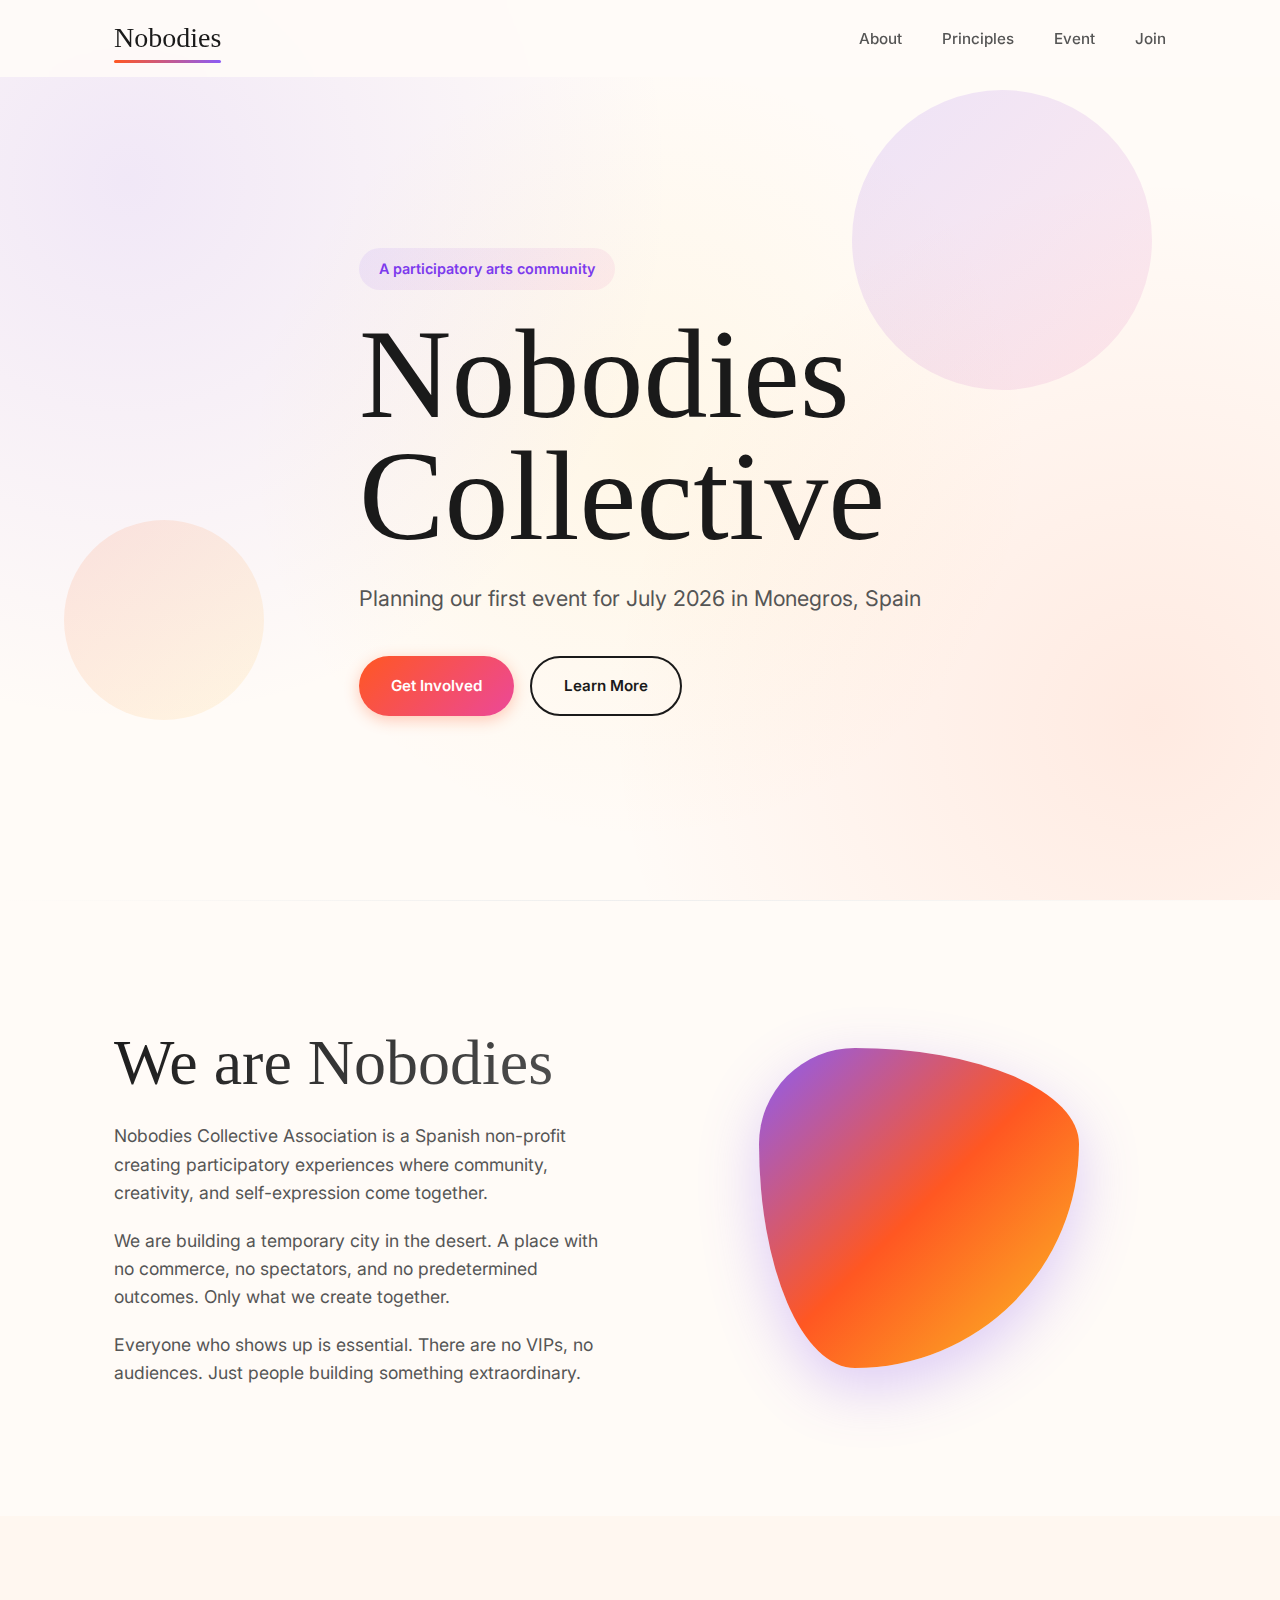
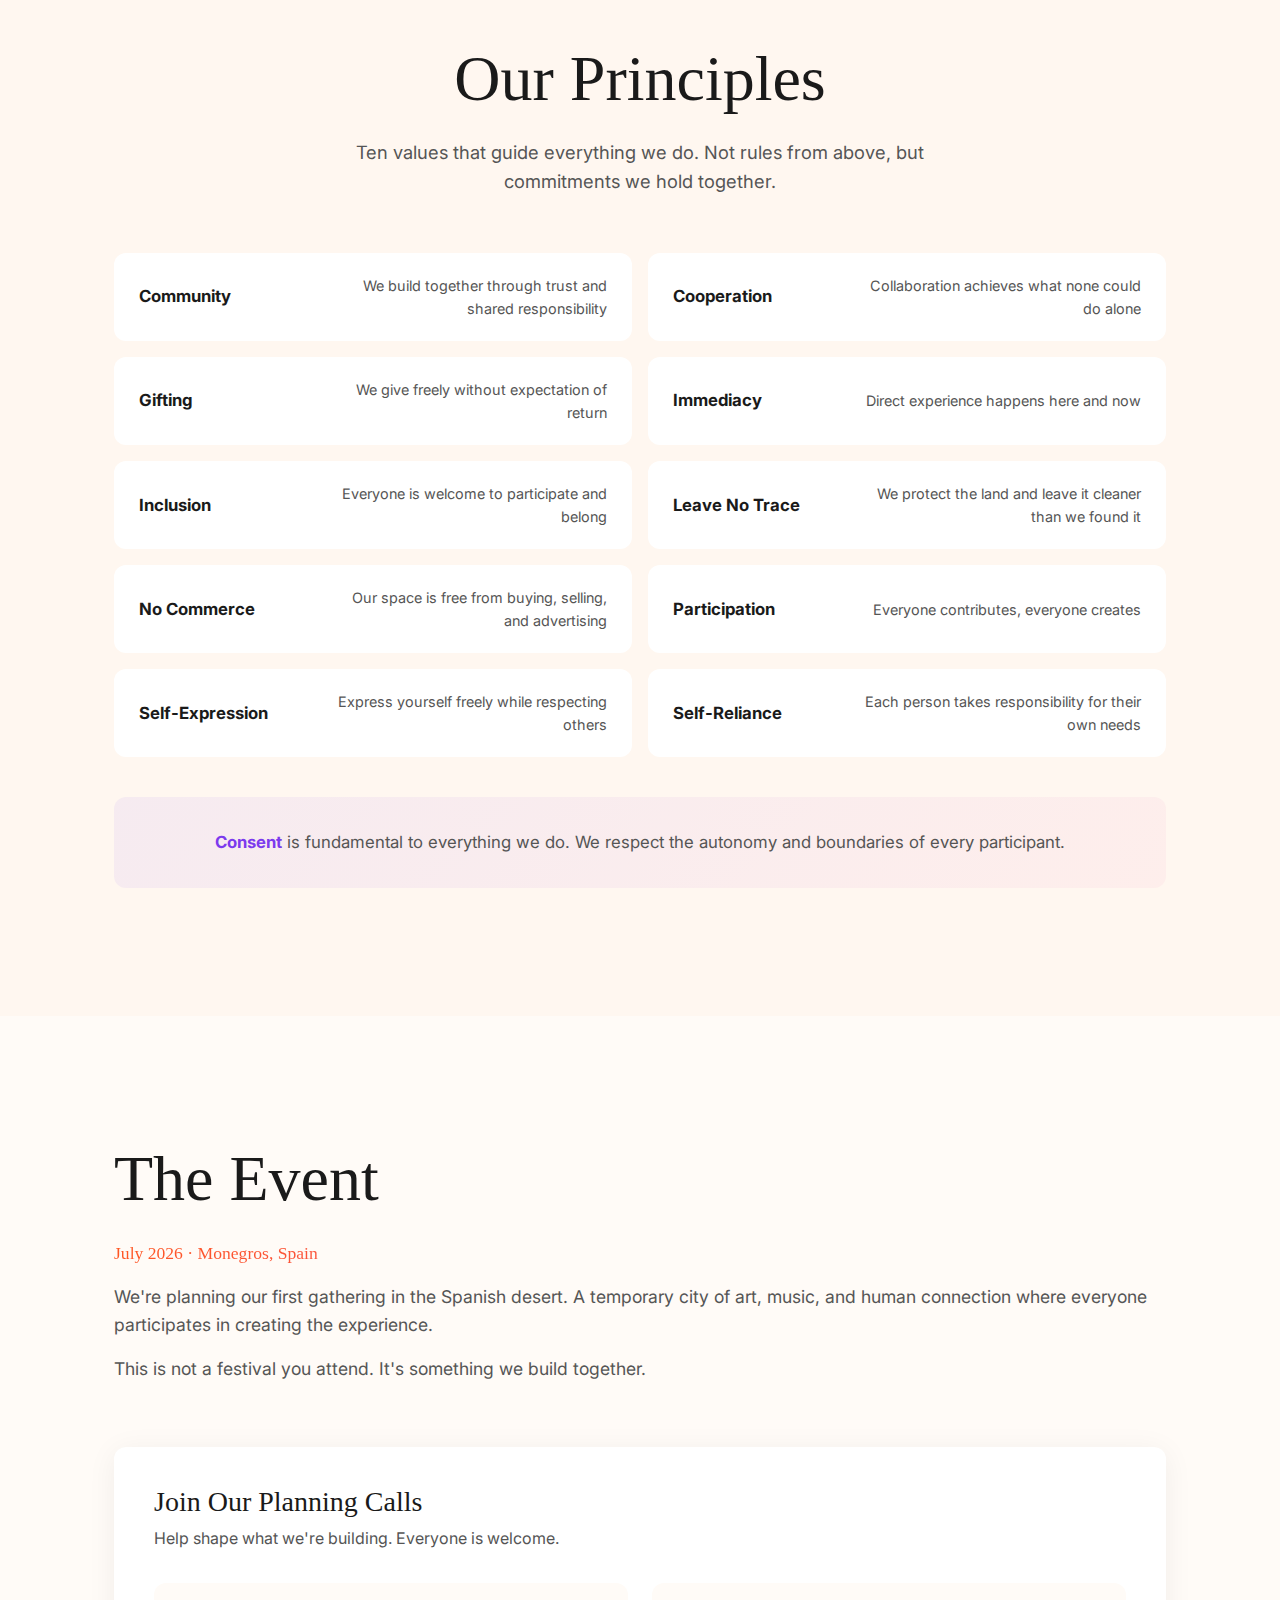
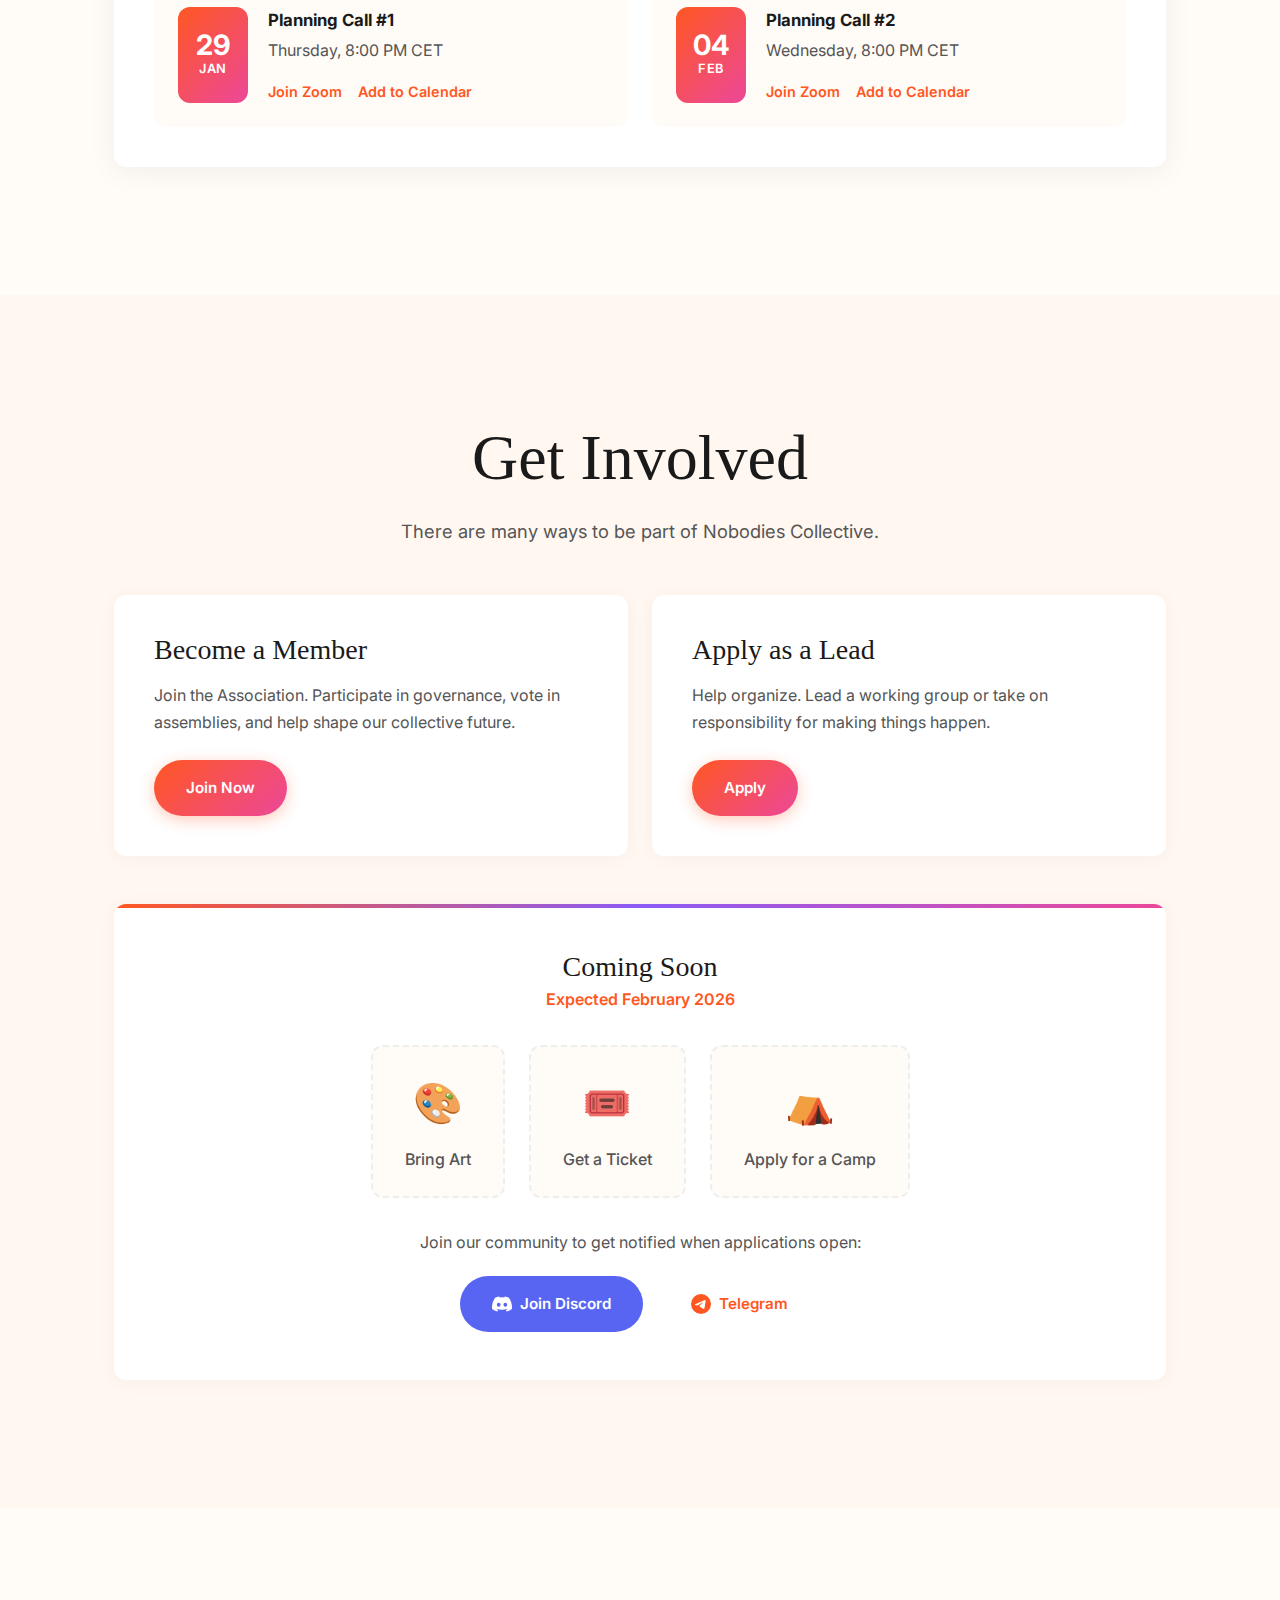
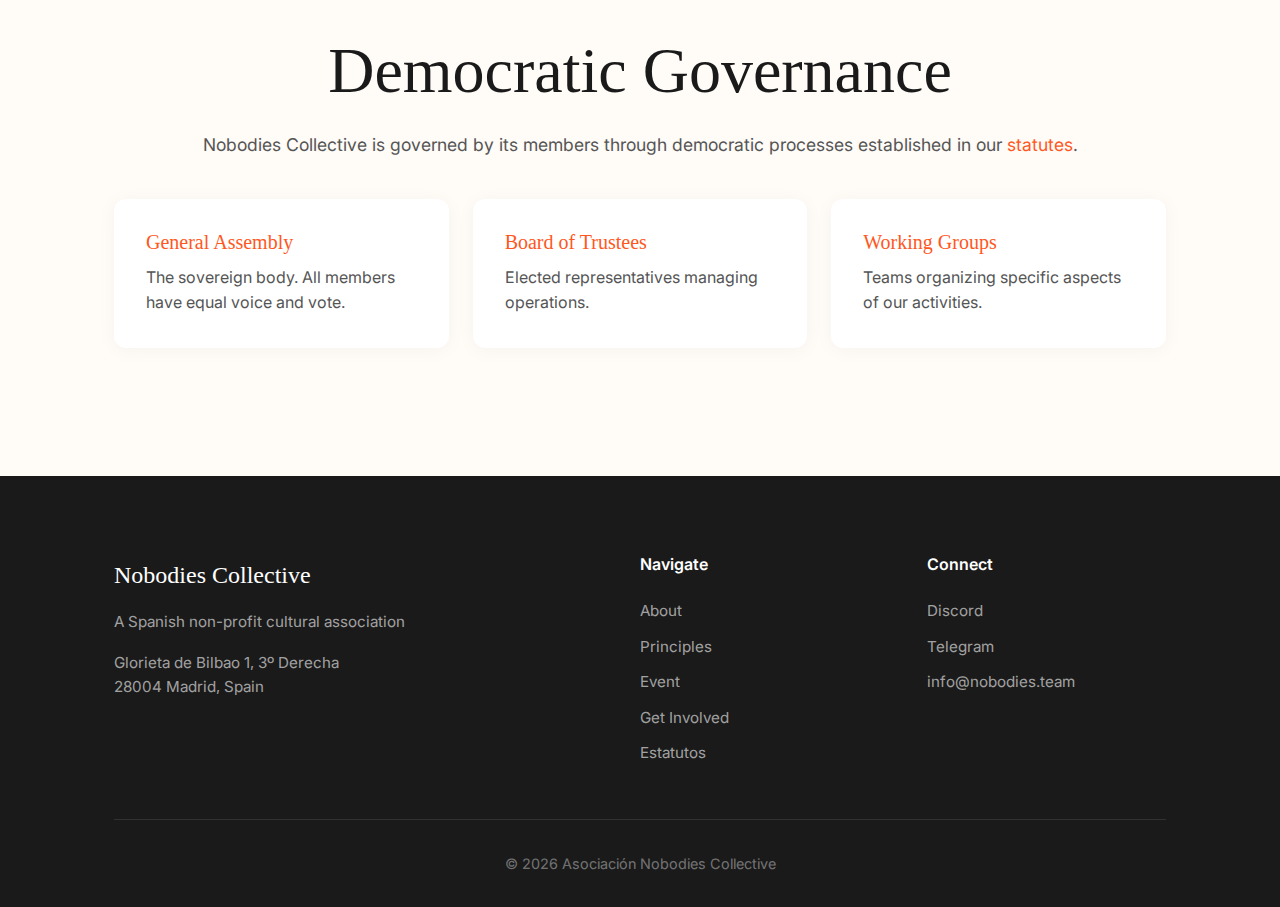
<file: index.html>
<!DOCTYPE html>
<html lang="en">
<head>
    <meta charset="UTF-8">
    <meta name="viewport" content="width=device-width, initial-scale=1.0">
    <title>Nobodies Collective Association</title>
    <link rel="preconnect" href="https://fonts.googleapis.com">
    <link rel="preconnect" href="https://fonts.gstatic.com" crossorigin>
    <link href="https://fonts.googleapis.com/css2?family=Inter:wght@300;400;500;600;700;800&display=swap" rel="stylesheet">
    <link rel="stylesheet" href="style.css">
</head>
<body>
    <header class="header">
        <nav class="nav container">
            <a href="/" class="logo">Nobodies</a>
            <button class="nav-toggle" aria-label="Toggle navigation">
                <span></span>
                <span></span>
                <span></span>
            </button>
            <ul class="nav-links">
                <li><a href="#about">About</a></li>
                <li><a href="#principles">Principles</a></li>
                <li><a href="#event">Event</a></li>
                <li><a href="#join">Join</a></li>
            </ul>
        </nav>
    </header>

    <main>
        <section class="hero">
            <div class="hero-bg"></div>
            <div class="hero-content container">
                <p class="hero-tag">A participatory arts community</p>
                <h1>Nobodies<br>Collective</h1>
                <p class="hero-location">Planning our first event for July 2026 in Monegros, Spain</p>
                <div class="hero-cta">
                    <a href="#join" class="btn btn-primary">Get Involved</a>
                    <a href="#event" class="btn btn-outline">Learn More</a>
                </div>
            </div>
        </section>

        <section class="about" id="about">
            <div class="container">
                <div class="about-grid">
                    <div class="about-text">
                        <h2>We are Nobodies</h2>
                        <p>Nobodies Collective Association is a Spanish non-profit creating participatory experiences where community, creativity, and self-expression come together.</p>
                        <p>We are building a temporary city in the desert. A place with no commerce, no spectators, and no predetermined outcomes. Only what we create together.</p>
                        <p>Everyone who shows up is essential. There are no VIPs, no audiences. Just people building something extraordinary.</p>
                    </div>
                    <div class="about-visual">
                        <div class="about-shape"></div>
                    </div>
                </div>
            </div>
        </section>

        <section class="principles" id="principles">
            <div class="container">
                <h2>Our Principles</h2>
                <p class="principles-intro">Ten values that guide everything we do. Not rules from above, but commitments we hold together.</p>

                <div class="principles-list">
                    <div class="principle">
                        <span class="principle-name">Community</span>
                        <span class="principle-desc">We build together through trust and shared responsibility</span>
                    </div>
                    <div class="principle">
                        <span class="principle-name">Cooperation</span>
                        <span class="principle-desc">Collaboration achieves what none could do alone</span>
                    </div>
                    <div class="principle">
                        <span class="principle-name">Gifting</span>
                        <span class="principle-desc">We give freely without expectation of return</span>
                    </div>
                    <div class="principle">
                        <span class="principle-name">Immediacy</span>
                        <span class="principle-desc">Direct experience happens here and now</span>
                    </div>
                    <div class="principle">
                        <span class="principle-name">Inclusion</span>
                        <span class="principle-desc">Everyone is welcome to participate and belong</span>
                    </div>
                    <div class="principle">
                        <span class="principle-name">Leave No Trace</span>
                        <span class="principle-desc">We protect the land and leave it cleaner than we found it</span>
                    </div>
                    <div class="principle">
                        <span class="principle-name">No Commerce</span>
                        <span class="principle-desc">Our space is free from buying, selling, and advertising</span>
                    </div>
                    <div class="principle">
                        <span class="principle-name">Participation</span>
                        <span class="principle-desc">Everyone contributes, everyone creates</span>
                    </div>
                    <div class="principle">
                        <span class="principle-name">Self-Expression</span>
                        <span class="principle-desc">Express yourself freely while respecting others</span>
                    </div>
                    <div class="principle">
                        <span class="principle-name">Self-Reliance</span>
                        <span class="principle-desc">Each person takes responsibility for their own needs</span>
                    </div>
                </div>

                <div class="consent-banner">
                    <strong>Consent</strong> is fundamental to everything we do. We respect the autonomy and boundaries of every participant.
                </div>
            </div>
        </section>

        <section class="event" id="event">
            <div class="container">
                <h2>The Event</h2>
                <div class="event-content">
                    <div class="event-info">
                        <p class="event-highlight">July 2026 · Monegros, Spain</p>
                        <p>We're planning our first gathering in the Spanish desert. A temporary city of art, music, and human connection where everyone participates in creating the experience.</p>
                        <p>This is not a festival you attend. It's something we build together.</p>
                    </div>

                    <div class="planning-calls">
                        <h3>Join Our Planning Calls</h3>
                        <p>Help shape what we're building. Everyone is welcome.</p>

                        <div class="call-cards">
                            <div class="call-card">
                                <div class="call-date">
                                    <span class="call-day">29</span>
                                    <span class="call-month">Jan</span>
                                </div>
                                <div class="call-details">
                                    <strong>Planning Call #1</strong>
                                    <span>Thursday, 8:00 PM CET</span>
                                    <div class="call-links">
                                        <a href="https://us02web.zoom.us/j/6619399450" target="_blank" class="btn-link">Join Zoom</a>
                                        <a href="https://calendar.google.com/calendar/render?action=TEMPLATE&text=Nobodies%20Planning%20Call&dates=20260129T190000Z/20260129T203000Z&details=Join%20us%20to%20help%20plan%20the%20first%20Nobodies%20event.%0A%0AZoom%3A%20https%3A%2F%2Fus02web.zoom.us%2Fj%2F6619399450&location=Zoom" target="_blank" class="btn-link">Add to Calendar</a>
                                    </div>
                                </div>
                            </div>

                            <div class="call-card">
                                <div class="call-date">
                                    <span class="call-day">04</span>
                                    <span class="call-month">Feb</span>
                                </div>
                                <div class="call-details">
                                    <strong>Planning Call #2</strong>
                                    <span>Wednesday, 8:00 PM CET</span>
                                    <div class="call-links">
                                        <a href="https://us02web.zoom.us/j/6619399450" target="_blank" class="btn-link">Join Zoom</a>
                                        <a href="https://calendar.google.com/calendar/render?action=TEMPLATE&text=Nobodies%20Planning%20Call&dates=20260204T190000Z/20260204T203000Z&details=Join%20us%20to%20help%20plan%20the%20first%20Nobodies%20event.%0A%0AZoom%3A%20https%3A%2F%2Fus02web.zoom.us%2Fj%2F6619399450&location=Zoom" target="_blank" class="btn-link">Add to Calendar</a>
                                    </div>
                                </div>
                            </div>
                        </div>
                    </div>
                </div>
            </div>
        </section>

        <section class="join" id="join">
            <div class="container">
                <h2>Get Involved</h2>
                <p class="join-intro">There are many ways to be part of Nobodies Collective.</p>

                <div class="join-grid">
                    <div class="join-card join-card-active">
                        <h3>Become a Member</h3>
                        <p>Join the Association. Participate in governance, vote in assemblies, and help shape our collective future.</p>
                        <a href="mailto:board@nobodies.team?subject=Membership%20Inquiry" class="btn btn-primary">Join Now</a>
                    </div>

                    <div class="join-card join-card-active">
                        <h3>Apply as a Lead</h3>
                        <p>Help organize. Lead a working group or take on responsibility for making things happen.</p>
                        <a href="mailto:board@nobodies.team?subject=Lead%20Application" class="btn btn-primary">Apply</a>
                    </div>
                </div>

                <div class="coming-soon">
                    <h3>Coming Soon</h3>
                    <p class="coming-soon-date">Expected February 2026</p>
                    <div class="coming-soon-items">
                        <div class="coming-soon-item">
                            <span class="coming-soon-icon">🎨</span>
                            <span>Bring Art</span>
                        </div>
                        <div class="coming-soon-item">
                            <span class="coming-soon-icon">🎟️</span>
                            <span>Get a Ticket</span>
                        </div>
                        <div class="coming-soon-item">
                            <span class="coming-soon-icon">⛺</span>
                            <span>Apply for a Camp</span>
                        </div>
                    </div>
                    <p class="coming-soon-cta">Join our community to get notified when applications open:</p>
                    <div class="community-links">
                        <a href="https://discord.gg/Xmj6YbFwSM" target="_blank" class="btn btn-discord">
                            <svg viewBox="0 0 24 24" width="20" height="20" fill="currentColor"><path d="M20.317 4.37a19.791 19.791 0 0 0-4.885-1.515.074.074 0 0 0-.079.037c-.21.375-.444.864-.608 1.25a18.27 18.27 0 0 0-5.487 0 12.64 12.64 0 0 0-.617-1.25.077.077 0 0 0-.079-.037A19.736 19.736 0 0 0 3.677 4.37a.07.07 0 0 0-.032.027C.533 9.046-.32 13.58.099 18.057a.082.082 0 0 0 .031.057 19.9 19.9 0 0 0 5.993 3.03.078.078 0 0 0 .084-.028 14.09 14.09 0 0 0 1.226-1.994.076.076 0 0 0-.041-.106 13.107 13.107 0 0 1-1.872-.892.077.077 0 0 1-.008-.128 10.2 10.2 0 0 0 .372-.292.074.074 0 0 1 .077-.01c3.928 1.793 8.18 1.793 12.062 0a.074.074 0 0 1 .078.01c.12.098.246.198.373.292a.077.077 0 0 1-.006.127 12.299 12.299 0 0 1-1.873.892.077.077 0 0 0-.041.107c.36.698.772 1.362 1.225 1.993a.076.076 0 0 0 .084.028 19.839 19.839 0 0 0 6.002-3.03.077.077 0 0 0 .032-.054c.5-5.177-.838-9.674-3.549-13.66a.061.061 0 0 0-.031-.03zM8.02 15.33c-1.183 0-2.157-1.085-2.157-2.419 0-1.333.956-2.419 2.157-2.419 1.21 0 2.176 1.096 2.157 2.42 0 1.333-.956 2.418-2.157 2.418zm7.975 0c-1.183 0-2.157-1.085-2.157-2.419 0-1.333.955-2.419 2.157-2.419 1.21 0 2.176 1.096 2.157 2.42 0 1.333-.946 2.418-2.157 2.418z"/></svg>
                            Join Discord
                        </a>
                        <a href="https://t.me/nobodiescollective" target="_blank" class="btn btn-telegram">
                            <svg viewBox="0 0 24 24" width="20" height="20" fill="currentColor"><path d="M11.944 0A12 12 0 0 0 0 12a12 12 0 0 0 12 12 12 12 0 0 0 12-12A12 12 0 0 0 12 0a12 12 0 0 0-.056 0zm4.962 7.224c.1-.002.321.023.465.14a.506.506 0 0 1 .171.325c.016.093.036.306.02.472-.18 1.898-.962 6.502-1.36 8.627-.168.9-.499 1.201-.82 1.23-.696.065-1.225-.46-1.9-.902-1.056-.693-1.653-1.124-2.678-1.8-1.185-.78-.417-1.21.258-1.91.177-.184 3.247-2.977 3.307-3.23.007-.032.014-.15-.056-.212s-.174-.041-.249-.024c-.106.024-1.793 1.14-5.061 3.345-.48.33-.913.49-1.302.48-.428-.008-1.252-.241-1.865-.44-.752-.245-1.349-.374-1.297-.789.027-.216.325-.437.893-.663 3.498-1.524 5.83-2.529 6.998-3.014 3.332-1.386 4.025-1.627 4.476-1.635z"/></svg>
                            Telegram
                        </a>
                    </div>
                </div>
            </div>
        </section>

        <section class="governance">
            <div class="container">
                <h2>Democratic Governance</h2>
                <p>Nobodies Collective is governed by its members through democratic processes established in our <a href="estatutos.html">statutes</a>.</p>
                <div class="governance-grid">
                    <div class="governance-item">
                        <h4>General Assembly</h4>
                        <p>The sovereign body. All members have equal voice and vote.</p>
                    </div>
                    <div class="governance-item">
                        <h4>Board of Trustees</h4>
                        <p>Elected representatives managing operations.</p>
                    </div>
                    <div class="governance-item">
                        <h4>Working Groups</h4>
                        <p>Teams organizing specific aspects of our activities.</p>
                    </div>
                </div>
            </div>
        </section>
    </main>

    <footer class="footer">
        <div class="container">
            <div class="footer-grid">
                <div class="footer-brand">
                    <span class="footer-logo">Nobodies Collective</span>
                    <p>A Spanish non-profit cultural association</p>
                    <p class="footer-address">Glorieta de Bilbao 1, 3º Derecha<br>28004 Madrid, Spain</p>
                </div>
                <div class="footer-links">
                    <h4>Navigate</h4>
                    <a href="#about">About</a>
                    <a href="#principles">Principles</a>
                    <a href="#event">Event</a>
                    <a href="#join">Get Involved</a>
                    <a href="estatutos.html">Estatutos</a>
                </div>
                <div class="footer-connect">
                    <h4>Connect</h4>
                    <a href="https://discord.gg/Xmj6YbFwSM" target="_blank">Discord</a>
                    <a href="https://t.me/nobodiescollective" target="_blank">Telegram</a>
                    <a href="mailto:info@nobodies.team">info@nobodies.team</a>
                </div>
            </div>
            <div class="footer-bottom">
                <p>© 2026 Asociación Nobodies Collective</p>
            </div>
        </div>
    </footer>

    <script src="script.js"></script>
</body>
</html>
</file>
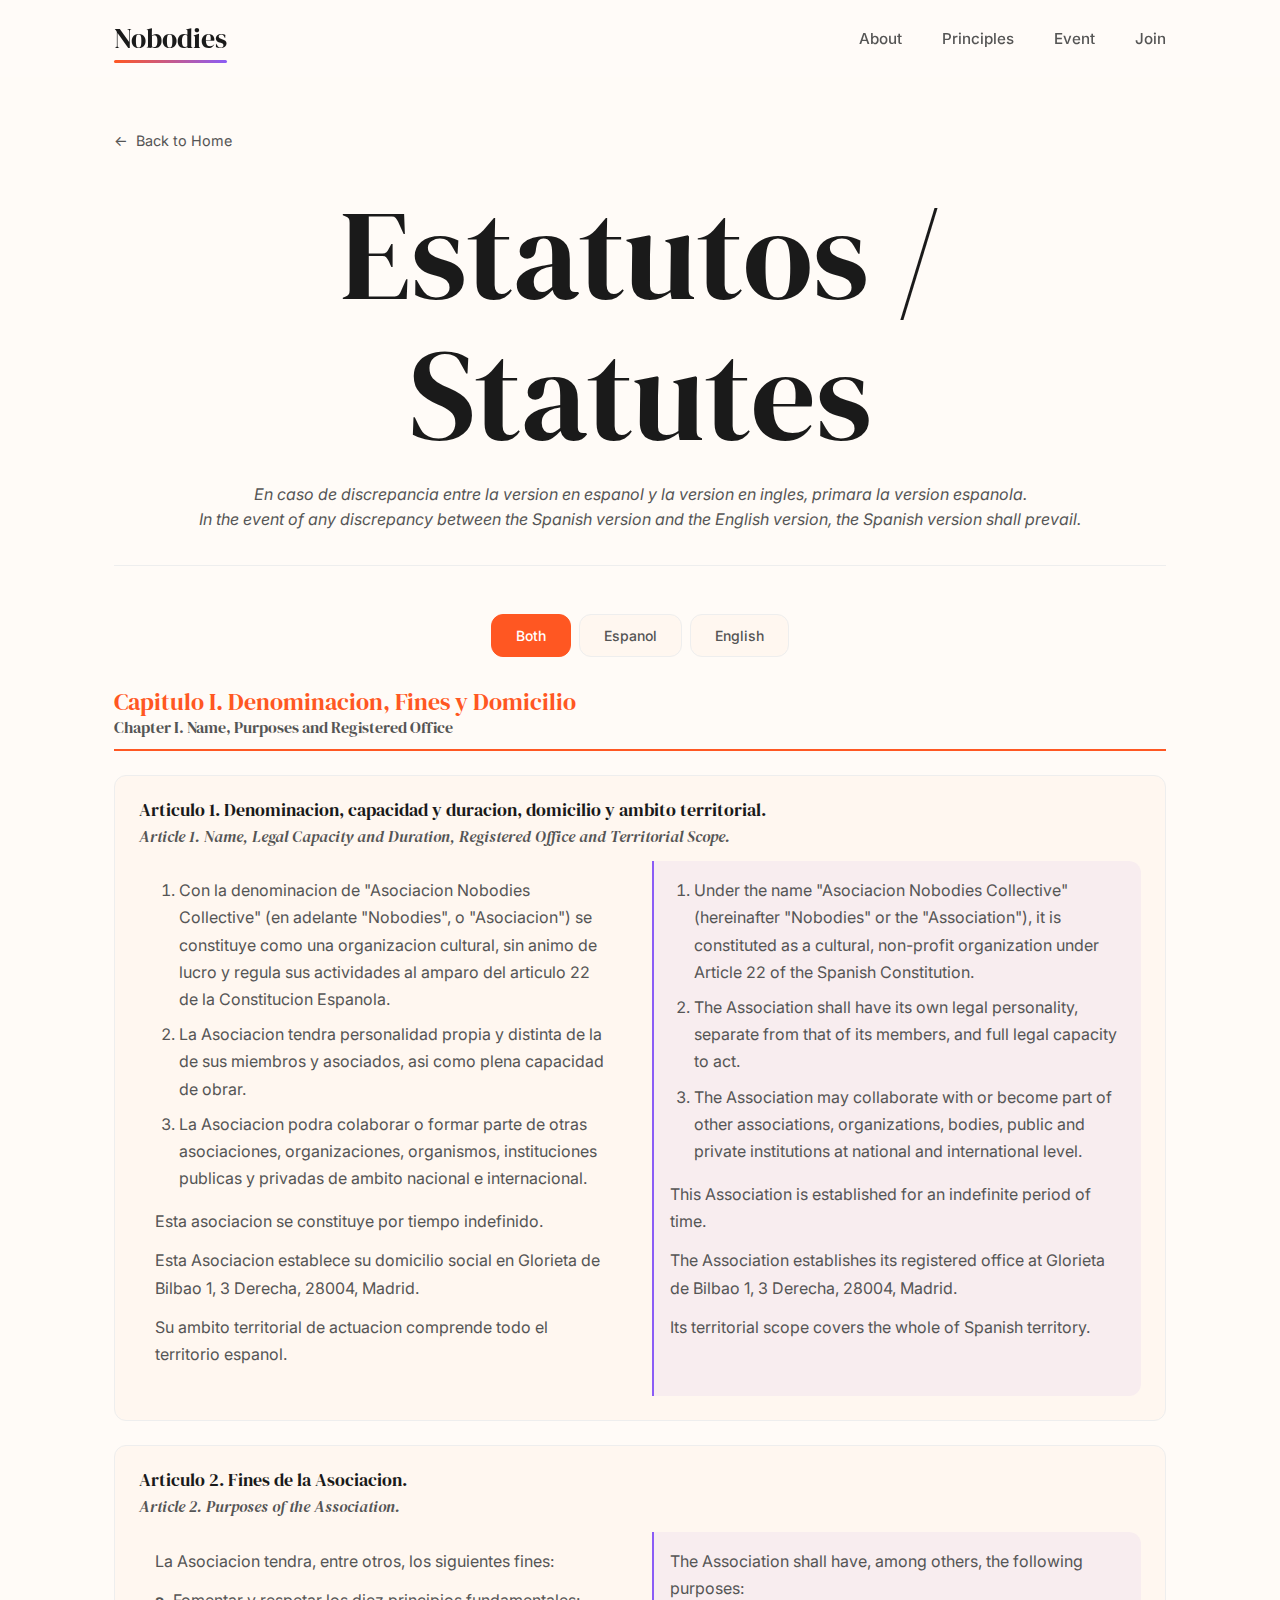
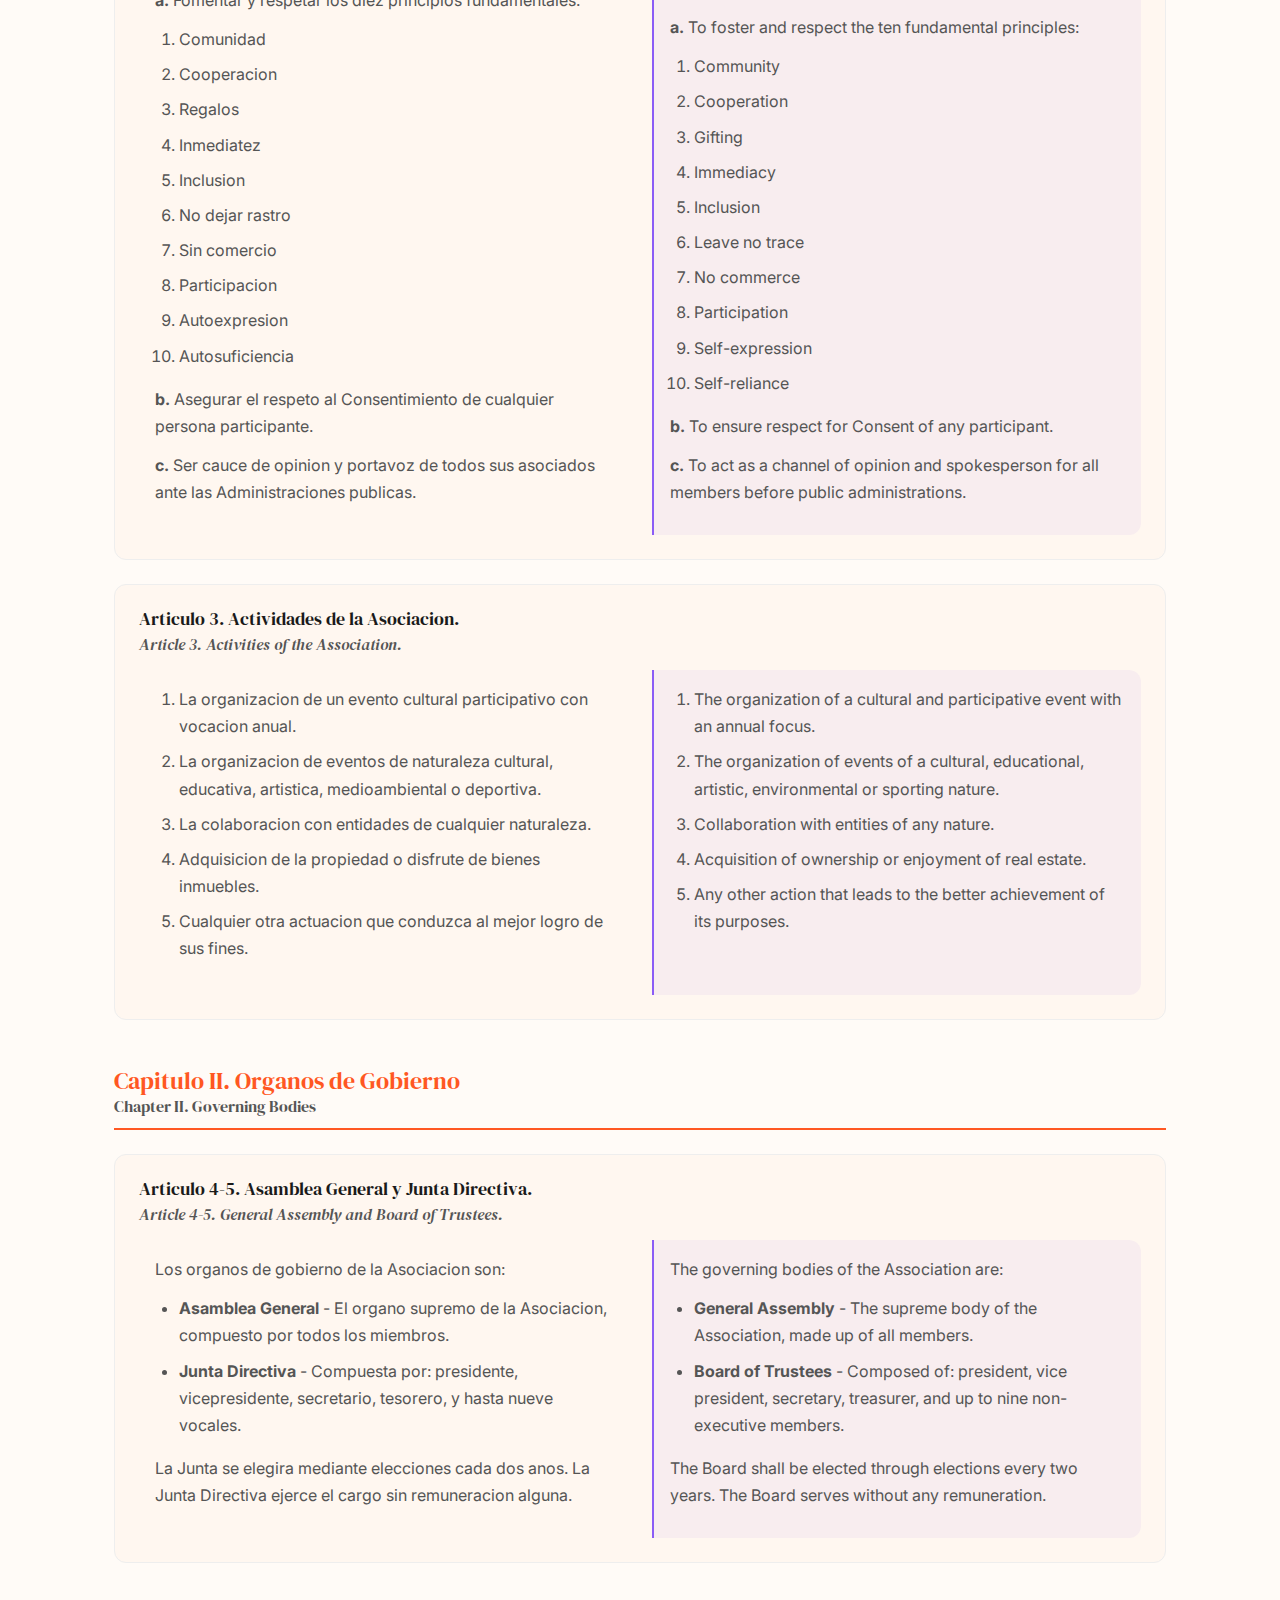
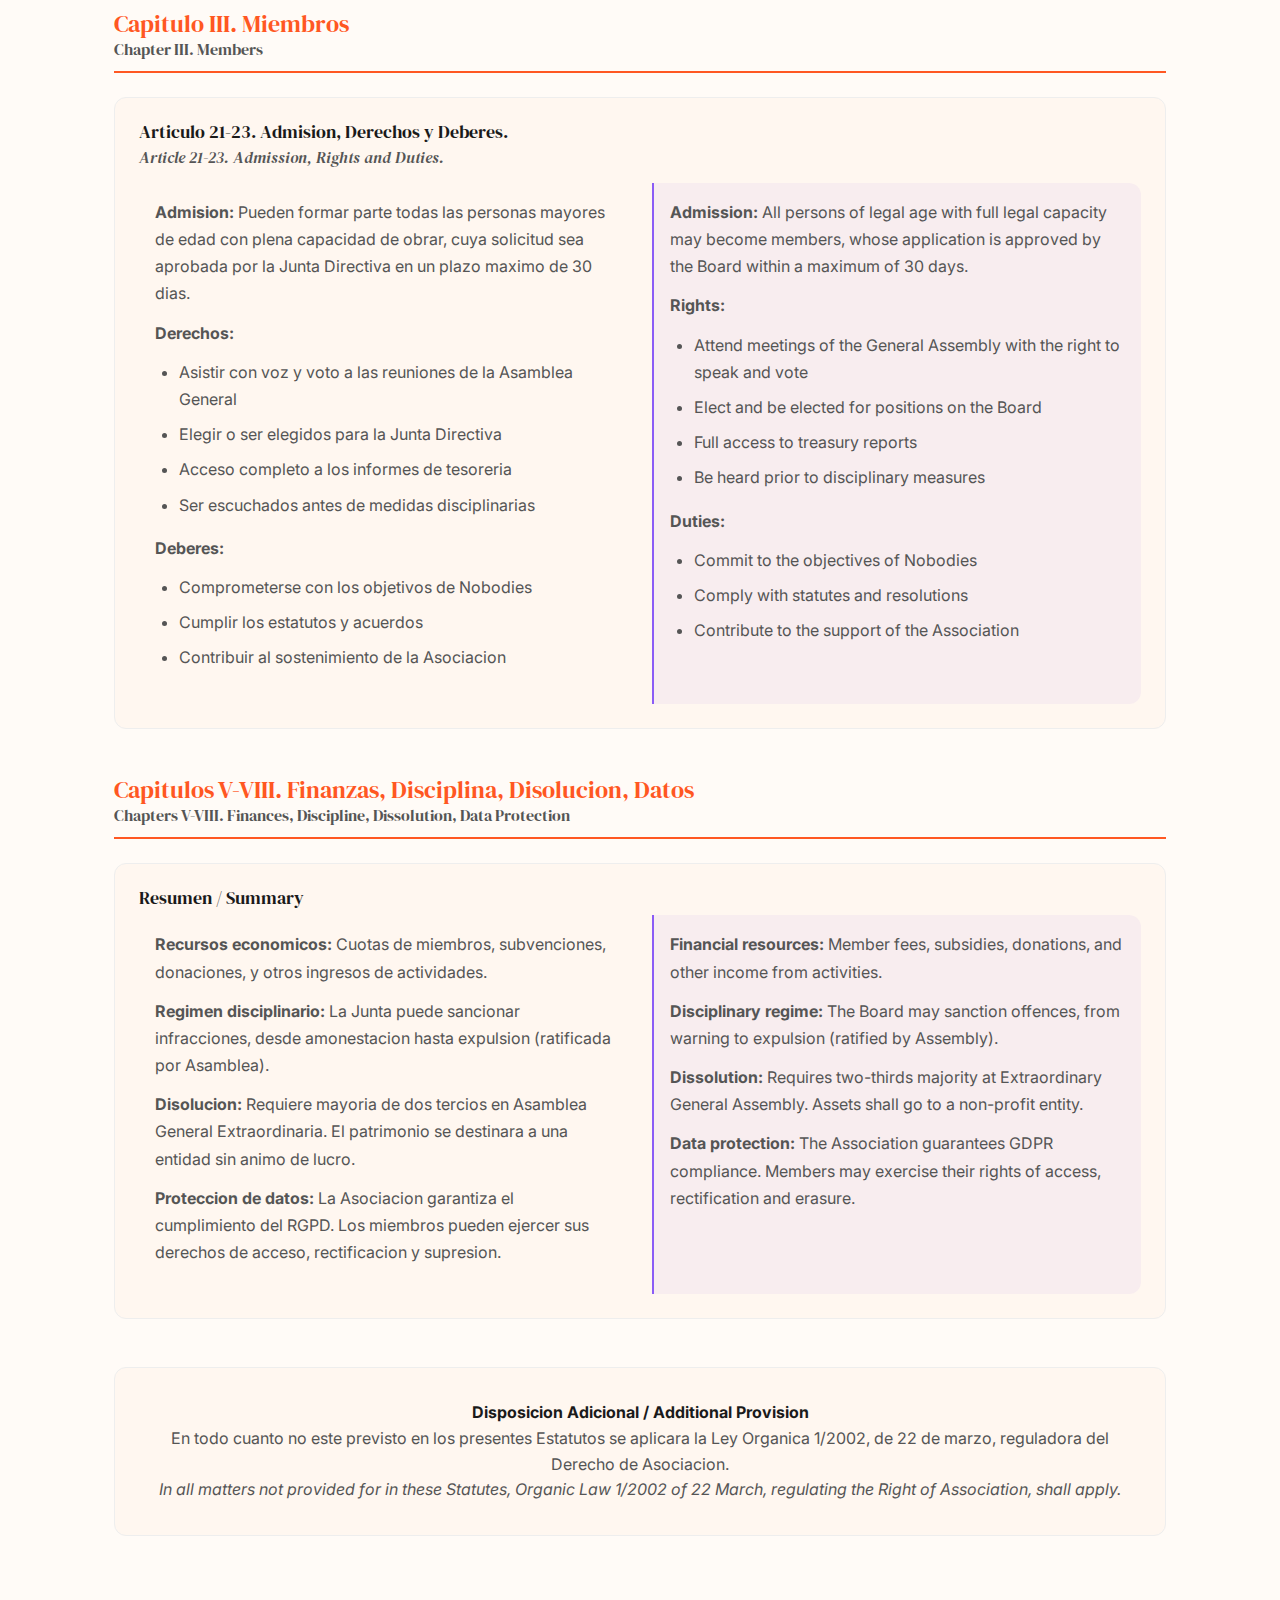
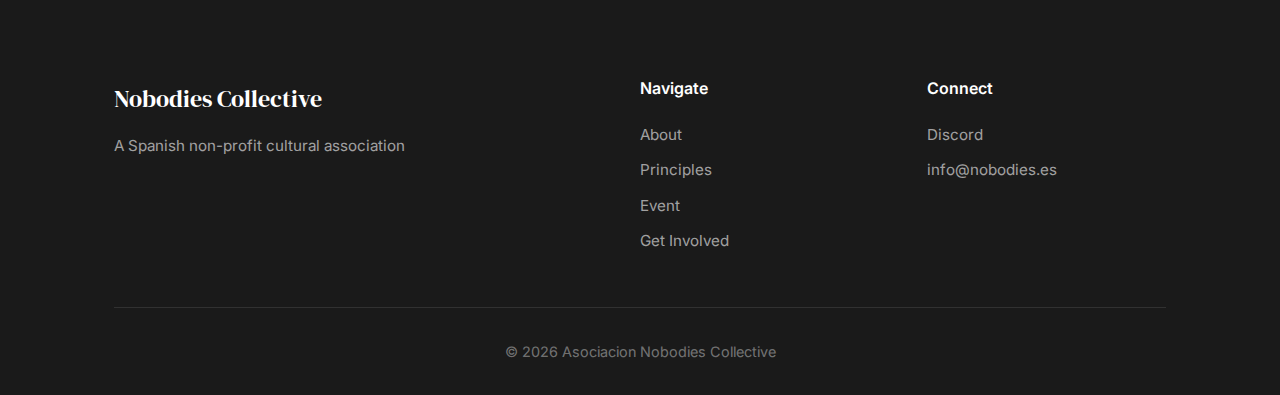
<file: estatutos.html>
<!DOCTYPE html>
<html lang="es">
<head>
    <meta charset="UTF-8">
    <meta name="viewport" content="width=device-width, initial-scale=1.0">
    <title>Estatutos | Nobodies Collective Association</title>
    <link rel="preconnect" href="https://fonts.googleapis.com">
    <link rel="preconnect" href="https://fonts.gstatic.com" crossorigin>
    <link href="https://fonts.googleapis.com/css2?family=DM+Serif+Display&family=Inter:wght@300;400;500;600;700&display=swap" rel="stylesheet">
    <link rel="stylesheet" href="style.css">
    <style>
        .estatutos-page {
            padding: 8rem 0 4rem;
        }

        .estatutos-header {
            text-align: center;
            margin-bottom: 3rem;
        }

        .estatutos-header h1 {
            margin-bottom: 1rem;
        }

        .estatutos-intro {
            color: var(--color-text-muted);
            font-style: italic;
            padding-bottom: 2rem;
            border-bottom: 1px solid var(--color-border);
        }

        .back-link {
            display: inline-flex;
            align-items: center;
            gap: 0.5rem;
            margin-bottom: 2rem;
            color: var(--color-text-muted);
            font-size: 0.9rem;
        }
        .back-link:hover { color: var(--color-accent); }
        .back-link::before { content: '\2190'; }

        .lang-toggle {
            display: flex;
            justify-content: center;
            gap: 0.5rem;
            margin: 2rem 0;
        }

        .lang-toggle button {
            padding: 0.75rem 1.5rem;
            font-family: var(--font-body);
            font-size: 0.875rem;
            font-weight: 500;
            border: 1px solid var(--color-border);
            background: var(--color-bg-alt);
            color: var(--color-text-muted);
            border-radius: var(--radius);
            cursor: pointer;
            transition: all 0.2s;
        }

        .lang-toggle button.active,
        .lang-toggle button:hover {
            background: var(--color-accent);
            border-color: var(--color-accent);
            color: #fff;
        }

        .estatutos-chapter {
            margin-bottom: 3rem;
        }

        .estatutos-chapter h2 {
            color: var(--color-accent);
            font-size: 1.5rem;
            margin-bottom: 1.5rem;
            padding-bottom: 0.75rem;
            border-bottom: 2px solid var(--color-accent);
        }

        .estatutos-chapter h2 small {
            display: block;
            font-size: 1rem;
            color: var(--color-text-muted);
            margin-top: 0.25rem;
        }

        .estatutos-article {
            margin-bottom: 1.5rem;
            padding: 1.5rem;
            background: var(--color-bg-alt);
            border: 1px solid var(--color-border);
            border-radius: var(--radius);
        }

        .estatutos-article h3 {
            color: var(--color-text);
            font-size: 1.125rem;
            margin-bottom: 0.5rem;
        }

        .estatutos-article h4 {
            color: var(--color-text-muted);
            font-size: 1rem;
            font-style: italic;
            margin-bottom: 1rem;
        }

        .estatutos-article p,
        .estatutos-article li {
            color: var(--color-text-muted);
            margin-bottom: 0.75rem;
            line-height: 1.7;
        }

        .estatutos-article ol,
        .estatutos-article ul {
            padding-left: 1.5rem;
            margin-bottom: 1rem;
        }

        .estatutos-article li { margin-bottom: 0.5rem; }

        .bilingual {
            display: grid;
            grid-template-columns: 1fr 1fr;
            gap: 1.5rem;
        }

        .bilingual .spanish,
        .bilingual .english {
            padding: 1rem;
        }

        .bilingual .english {
            background: rgba(124, 58, 237, 0.05);
            border-left: 2px solid var(--color-purple);
            border-radius: 0 var(--radius) var(--radius) 0;
        }

        .final-note {
            text-align: center;
            margin-top: 3rem;
            padding: 2rem;
            background: var(--color-bg-alt);
            border: 1px solid var(--color-border);
            border-radius: var(--radius);
        }

        .final-note p { color: var(--color-text-muted); }
        .final-note strong { color: var(--color-text); }

        @media (max-width: 768px) {
            .bilingual {
                grid-template-columns: 1fr;
            }
            .bilingual .english {
                border-left: none;
                border-top: 2px solid var(--color-purple);
                border-radius: 0 0 var(--radius) var(--radius);
            }
        }
    </style>
</head>
<body>
    <header class="header">
        <nav class="nav container">
            <a href="/" class="logo">Nobodies</a>
            <button class="nav-toggle" aria-label="Toggle navigation">
                <span></span>
                <span></span>
                <span></span>
            </button>
            <ul class="nav-links">
                <li><a href="/#about">About</a></li>
                <li><a href="/#principles">Principles</a></li>
                <li><a href="/#event">Event</a></li>
                <li><a href="/#join">Join</a></li>
            </ul>
        </nav>
    </header>

    <main class="estatutos-page">
        <div class="container">
            <a href="/" class="back-link">Back to Home</a>

            <div class="estatutos-header">
                <h1>Estatutos / Statutes</h1>
                <p class="estatutos-intro">
                    En caso de discrepancia entre la version en espanol y la version en ingles, primara la version espanola.<br>
                    <em>In the event of any discrepancy between the Spanish version and the English version, the Spanish version shall prevail.</em>
                </p>
            </div>

            <div class="lang-toggle">
                <button class="active" data-lang="both">Both</button>
                <button data-lang="es">Espanol</button>
                <button data-lang="en">English</button>
            </div>

            <!-- Chapter I -->
            <section class="estatutos-chapter">
                <h2>Capitulo I. Denominacion, Fines y Domicilio<small>Chapter I. Name, Purposes and Registered Office</small></h2>

                <article class="estatutos-article">
                    <h3>Articulo 1. Denominacion, capacidad y duracion, domicilio y ambito territorial.</h3>
                    <h4>Article 1. Name, Legal Capacity and Duration, Registered Office and Territorial Scope.</h4>

                    <div class="bilingual">
                        <div class="spanish">
                            <ol>
                                <li>Con la denominacion de "Asociacion Nobodies Collective" (en adelante "Nobodies", o "Asociacion") se constituye como una organizacion cultural, sin animo de lucro y regula sus actividades al amparo del articulo 22 de la Constitucion Espanola.</li>
                                <li>La Asociacion tendra personalidad propia y distinta de la de sus miembros y asociados, asi como plena capacidad de obrar.</li>
                                <li>La Asociacion podra colaborar o formar parte de otras asociaciones, organizaciones, organismos, instituciones publicas y privadas de ambito nacional e internacional.</li>
                            </ol>
                            <p>Esta asociacion se constituye por tiempo indefinido.</p>
                            <p>Esta Asociacion establece su domicilio social en Glorieta de Bilbao 1, 3 Derecha, 28004, Madrid.</p>
                            <p>Su ambito territorial de actuacion comprende todo el territorio espanol.</p>
                        </div>
                        <div class="english">
                            <ol>
                                <li>Under the name "Asociacion Nobodies Collective" (hereinafter "Nobodies" or the "Association"), it is constituted as a cultural, non-profit organization under Article 22 of the Spanish Constitution.</li>
                                <li>The Association shall have its own legal personality, separate from that of its members, and full legal capacity to act.</li>
                                <li>The Association may collaborate with or become part of other associations, organizations, bodies, public and private institutions at national and international level.</li>
                            </ol>
                            <p>This Association is established for an indefinite period of time.</p>
                            <p>The Association establishes its registered office at Glorieta de Bilbao 1, 3 Derecha, 28004, Madrid.</p>
                            <p>Its territorial scope covers the whole of Spanish territory.</p>
                        </div>
                    </div>
                </article>

                <article class="estatutos-article">
                    <h3>Articulo 2. Fines de la Asociacion.</h3>
                    <h4>Article 2. Purposes of the Association.</h4>

                    <div class="bilingual">
                        <div class="spanish">
                            <p>La Asociacion tendra, entre otros, los siguientes fines:</p>
                            <p><strong>a.</strong> Fomentar y respetar los diez principios fundamentales:</p>
                            <ol>
                                <li>Comunidad</li>
                                <li>Cooperacion</li>
                                <li>Regalos</li>
                                <li>Inmediatez</li>
                                <li>Inclusion</li>
                                <li>No dejar rastro</li>
                                <li>Sin comercio</li>
                                <li>Participacion</li>
                                <li>Autoexpresion</li>
                                <li>Autosuficiencia</li>
                            </ol>
                            <p><strong>b.</strong> Asegurar el respeto al Consentimiento de cualquier persona participante.</p>
                            <p><strong>c.</strong> Ser cauce de opinion y portavoz de todos sus asociados ante las Administraciones publicas.</p>
                        </div>
                        <div class="english">
                            <p>The Association shall have, among others, the following purposes:</p>
                            <p><strong>a.</strong> To foster and respect the ten fundamental principles:</p>
                            <ol>
                                <li>Community</li>
                                <li>Cooperation</li>
                                <li>Gifting</li>
                                <li>Immediacy</li>
                                <li>Inclusion</li>
                                <li>Leave no trace</li>
                                <li>No commerce</li>
                                <li>Participation</li>
                                <li>Self-expression</li>
                                <li>Self-reliance</li>
                            </ol>
                            <p><strong>b.</strong> To ensure respect for Consent of any participant.</p>
                            <p><strong>c.</strong> To act as a channel of opinion and spokesperson for all members before public administrations.</p>
                        </div>
                    </div>
                </article>

                <article class="estatutos-article">
                    <h3>Articulo 3. Actividades de la Asociacion.</h3>
                    <h4>Article 3. Activities of the Association.</h4>

                    <div class="bilingual">
                        <div class="spanish">
                            <ol>
                                <li>La organizacion de un evento cultural participativo con vocacion anual.</li>
                                <li>La organizacion de eventos de naturaleza cultural, educativa, artistica, medioambiental o deportiva.</li>
                                <li>La colaboracion con entidades de cualquier naturaleza.</li>
                                <li>Adquisicion de la propiedad o disfrute de bienes inmuebles.</li>
                                <li>Cualquier otra actuacion que conduzca al mejor logro de sus fines.</li>
                            </ol>
                        </div>
                        <div class="english">
                            <ol>
                                <li>The organization of a cultural and participative event with an annual focus.</li>
                                <li>The organization of events of a cultural, educational, artistic, environmental or sporting nature.</li>
                                <li>Collaboration with entities of any nature.</li>
                                <li>Acquisition of ownership or enjoyment of real estate.</li>
                                <li>Any other action that leads to the better achievement of its purposes.</li>
                            </ol>
                        </div>
                    </div>
                </article>
            </section>

            <!-- Chapter II -->
            <section class="estatutos-chapter">
                <h2>Capitulo II. Organos de Gobierno<small>Chapter II. Governing Bodies</small></h2>

                <article class="estatutos-article">
                    <h3>Articulo 4-5. Asamblea General y Junta Directiva.</h3>
                    <h4>Article 4-5. General Assembly and Board of Trustees.</h4>

                    <div class="bilingual">
                        <div class="spanish">
                            <p>Los organos de gobierno de la Asociacion son:</p>
                            <ul>
                                <li><strong>Asamblea General</strong> - El organo supremo de la Asociacion, compuesto por todos los miembros.</li>
                                <li><strong>Junta Directiva</strong> - Compuesta por: presidente, vicepresidente, secretario, tesorero, y hasta nueve vocales.</li>
                            </ul>
                            <p>La Junta se elegira mediante elecciones cada dos anos. La Junta Directiva ejerce el cargo sin remuneracion alguna.</p>
                        </div>
                        <div class="english">
                            <p>The governing bodies of the Association are:</p>
                            <ul>
                                <li><strong>General Assembly</strong> - The supreme body of the Association, made up of all members.</li>
                                <li><strong>Board of Trustees</strong> - Composed of: president, vice president, secretary, treasurer, and up to nine non-executive members.</li>
                            </ul>
                            <p>The Board shall be elected through elections every two years. The Board serves without any remuneration.</p>
                        </div>
                    </div>
                </article>
            </section>

            <!-- Chapter III - Members -->
            <section class="estatutos-chapter">
                <h2>Capitulo III. Miembros<small>Chapter III. Members</small></h2>

                <article class="estatutos-article">
                    <h3>Articulo 21-23. Admision, Derechos y Deberes.</h3>
                    <h4>Article 21-23. Admission, Rights and Duties.</h4>

                    <div class="bilingual">
                        <div class="spanish">
                            <p><strong>Admision:</strong> Pueden formar parte todas las personas mayores de edad con plena capacidad de obrar, cuya solicitud sea aprobada por la Junta Directiva en un plazo maximo de 30 dias.</p>
                            <p><strong>Derechos:</strong></p>
                            <ul>
                                <li>Asistir con voz y voto a las reuniones de la Asamblea General</li>
                                <li>Elegir o ser elegidos para la Junta Directiva</li>
                                <li>Acceso completo a los informes de tesoreria</li>
                                <li>Ser escuchados antes de medidas disciplinarias</li>
                            </ul>
                            <p><strong>Deberes:</strong></p>
                            <ul>
                                <li>Comprometerse con los objetivos de Nobodies</li>
                                <li>Cumplir los estatutos y acuerdos</li>
                                <li>Contribuir al sostenimiento de la Asociacion</li>
                            </ul>
                        </div>
                        <div class="english">
                            <p><strong>Admission:</strong> All persons of legal age with full legal capacity may become members, whose application is approved by the Board within a maximum of 30 days.</p>
                            <p><strong>Rights:</strong></p>
                            <ul>
                                <li>Attend meetings of the General Assembly with the right to speak and vote</li>
                                <li>Elect and be elected for positions on the Board</li>
                                <li>Full access to treasury reports</li>
                                <li>Be heard prior to disciplinary measures</li>
                            </ul>
                            <p><strong>Duties:</strong></p>
                            <ul>
                                <li>Commit to the objectives of Nobodies</li>
                                <li>Comply with statutes and resolutions</li>
                                <li>Contribute to the support of the Association</li>
                            </ul>
                        </div>
                    </div>
                </article>
            </section>

            <!-- Financial & Dissolution -->
            <section class="estatutos-chapter">
                <h2>Capitulos V-VIII. Finanzas, Disciplina, Disolucion, Datos<small>Chapters V-VIII. Finances, Discipline, Dissolution, Data Protection</small></h2>

                <article class="estatutos-article">
                    <h3>Resumen / Summary</h3>

                    <div class="bilingual">
                        <div class="spanish">
                            <p><strong>Recursos economicos:</strong> Cuotas de miembros, subvenciones, donaciones, y otros ingresos de actividades.</p>
                            <p><strong>Regimen disciplinario:</strong> La Junta puede sancionar infracciones, desde amonestacion hasta expulsion (ratificada por Asamblea).</p>
                            <p><strong>Disolucion:</strong> Requiere mayoria de dos tercios en Asamblea General Extraordinaria. El patrimonio se destinara a una entidad sin animo de lucro.</p>
                            <p><strong>Proteccion de datos:</strong> La Asociacion garantiza el cumplimiento del RGPD. Los miembros pueden ejercer sus derechos de acceso, rectificacion y supresion.</p>
                        </div>
                        <div class="english">
                            <p><strong>Financial resources:</strong> Member fees, subsidies, donations, and other income from activities.</p>
                            <p><strong>Disciplinary regime:</strong> The Board may sanction offences, from warning to expulsion (ratified by Assembly).</p>
                            <p><strong>Dissolution:</strong> Requires two-thirds majority at Extraordinary General Assembly. Assets shall go to a non-profit entity.</p>
                            <p><strong>Data protection:</strong> The Association guarantees GDPR compliance. Members may exercise their rights of access, rectification and erasure.</p>
                        </div>
                    </div>
                </article>
            </section>

            <div class="final-note">
                <p><strong>Disposicion Adicional / Additional Provision</strong></p>
                <p>En todo cuanto no este previsto en los presentes Estatutos se aplicara la Ley Organica 1/2002, de 22 de marzo, reguladora del Derecho de Asociacion.</p>
                <p><em>In all matters not provided for in these Statutes, Organic Law 1/2002 of 22 March, regulating the Right of Association, shall apply.</em></p>
            </div>
        </div>
    </main>

    <footer class="footer">
        <div class="container">
            <div class="footer-grid">
                <div class="footer-brand">
                    <span class="footer-logo">Nobodies Collective</span>
                    <p>A Spanish non-profit cultural association</p>
                </div>
                <div class="footer-links">
                    <h4>Navigate</h4>
                    <a href="/#about">About</a>
                    <a href="/#principles">Principles</a>
                    <a href="/#event">Event</a>
                    <a href="/#join">Get Involved</a>
                </div>
                <div class="footer-connect">
                    <h4>Connect</h4>
                    <a href="https://discord.gg/ZAHacqDC" target="_blank">Discord</a>
                    <a href="mailto:info@nobodies.es">info@nobodies.es</a>
                </div>
            </div>
            <div class="footer-bottom">
                <p>© 2026 Asociacion Nobodies Collective</p>
            </div>
        </div>
    </footer>

    <script>
        // Language toggle
        document.querySelectorAll('.lang-toggle button').forEach(btn => {
            btn.addEventListener('click', function() {
                const lang = this.dataset.lang;
                document.querySelectorAll('.lang-toggle button').forEach(b => b.classList.remove('active'));
                this.classList.add('active');

                document.querySelectorAll('.bilingual').forEach(el => {
                    const spanish = el.querySelector('.spanish');
                    const english = el.querySelector('.english');

                    if (lang === 'es') {
                        spanish.style.display = 'block';
                        english.style.display = 'none';
                        el.style.gridTemplateColumns = '1fr';
                    } else if (lang === 'en') {
                        spanish.style.display = 'none';
                        english.style.display = 'block';
                        el.style.gridTemplateColumns = '1fr';
                    } else {
                        spanish.style.display = 'block';
                        english.style.display = 'block';
                        el.style.gridTemplateColumns = window.innerWidth > 768 ? '1fr 1fr' : '1fr';
                    }
                });
            });
        });

        // Mobile nav
        const navToggle = document.querySelector('.nav-toggle');
        const navLinks = document.querySelector('.nav-links');
        if (navToggle && navLinks) {
            navToggle.addEventListener('click', () => navLinks.classList.toggle('active'));
        }
    </script>
</body>
</html>
</file>
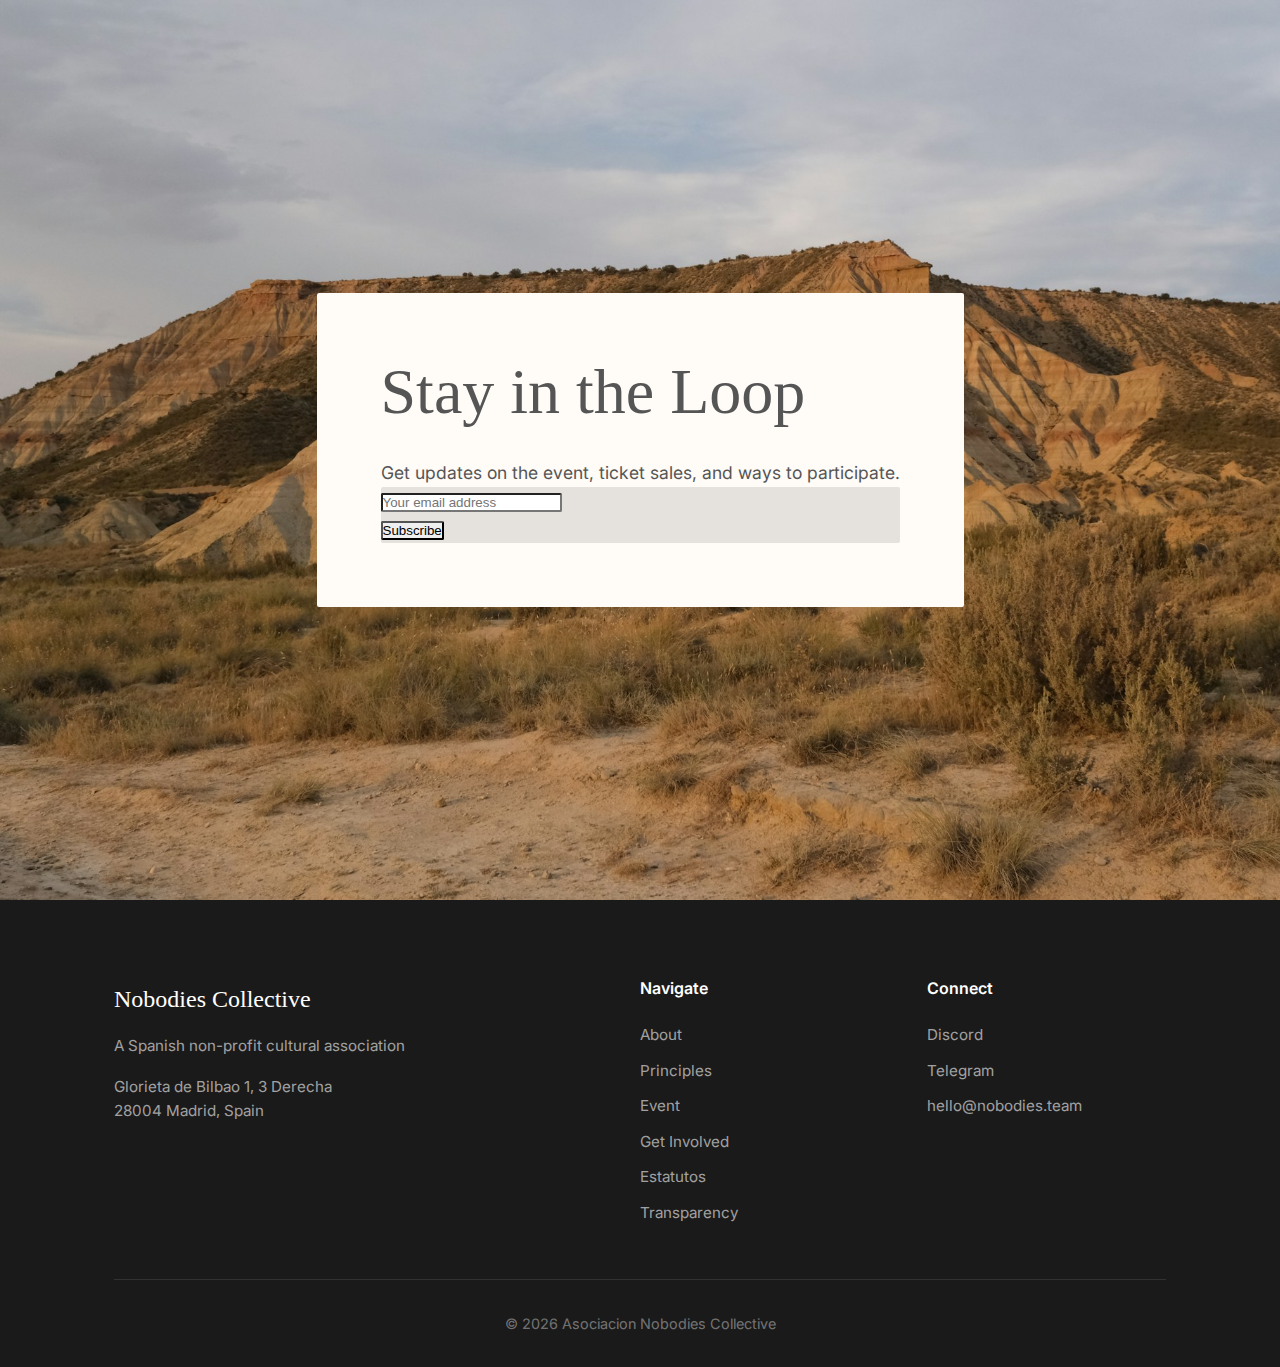
<file: newsletter-signup.html>
<!DOCTYPE html>
<html lang="en">
<head>
    <meta charset="UTF-8">
    <meta name="viewport" content="width=device-width, initial-scale=1.0">
    <title>Newsletter Signup | Nobodies Collective Association</title>
    <link rel="preconnect" href="https://fonts.googleapis.com">
    <link rel="preconnect" href="https://fonts.gstatic.com" crossorigin>
    <link href="https://fonts.googleapis.com/css2?family=Inter:wght@300;400;500;600;700;800&display=swap" rel="stylesheet">
    <link rel="stylesheet" href="style.css">
    <style>
        .newsletter-signup-page {
            display: flex;
            align-items: center;
            height: 100vh;
            background: url(./img/desert.jpg);
            background-size: cover;
        }

        .newsletter-signup-container {
            background-color: var(--color-bg);
            color: var(--color-text-muted);
            border-radius: 2px;
            font-size: 1.1rem;
            max-width: 700px;
            margin: 0 auto;
            padding: 4rem;
        }

        .newsletter-signup-container p, .newsletter-signup-container .ml-form-successContent p {
            color: var(--color-text-muted) !important;  /* … you started it … */
            font-size: 1.1rem !important;
        }

        .newsletter-signup-container .newsletter-signup-heading {
            color: var(--color-text-muted);
            margin-bottom: .5em;
        }

        .newsletter-signup-container form.ml-block-form {
            background-color: rgba(155, 155, 145, 0.26) !important;
            border-radius: 2px !important;
        }

        .newsletter-signup-container form.ml-block-form input[type="email"] {
            border-radius: 2px !important;
        }

        .newsletter-signup-container .ml-form-embedContainer button.primary {
            border-radius: 2px !important;
        }
    </style>
</head>
<body>

    <main class="newsletter-signup-page newsletter">
        <div class="container">
            <div class="newsletter-signup-container">
                <h2 class="newsletter-signup-heading">Stay in the Loop</h2>
                <p>Get updates on the event, ticket sales, and ways to participate.</p>
                <div id="mlb2-36155024" class="ml-form-embedContainer ml-subscribe-form ml-subscribe-form-36155024">
                    <div class="ml-form-align-center">
                        <div class="ml-form-embedWrapper embedForm">
                            <div class="ml-form-embedBody ml-form-embedBodyDefault row-form">
                                <form class="ml-block-form" action="https://assets.mailerlite.com/jsonp/2058732/forms/177407017744336669/subscribe" data-code="" method="post" target="_blank">
                                    <div class="ml-form-formContent">
                                        <div class="ml-form-fieldRow ml-last-item">
                                            <div class="ml-field-group ml-field-email ml-validate-email ml-validate-required">
                                                <input aria-label="email" aria-required="true" type="email" class="form-control" data-inputmask="" name="fields[email]" placeholder="Your email address" autocomplete="email">
                                            </div>
                                        </div>
                                    </div>
                                    <input type="hidden" name="ml-submit" value="1">
                                    <div class="ml-form-embedSubmit">
                                        <button type="submit" class="primary">Subscribe</button>
                                        <button disabled="disabled" style="display: none;" type="button" class="loading">
                                            <div class="ml-form-embedSubmitLoad"></div>
                                            <span class="sr-only">Loading...</span>
                                        </button>
                                    </div>
                                    <input type="hidden" name="anticsrf" value="true">
                                </form>
                            </div>
                            <div class="ml-form-successBody row-success" style="display: none">
                                <div class="ml-form-successContent">
                                    <p>Thanks for subscribing! Hope to see you in the dust.</p>
                                </div>
                            </div>
                        </div>
                    </div>
                </div>
            </div>
        </div>
        <script>
            function ml_webform_success_36155024() {
                var $ = ml_jQuery || jQuery;
                $('.ml-subscribe-form-36155024 .row-success').show();
                $('.ml-subscribe-form-36155024 .row-form').hide();
            }
        </script>
        <script src="https://groot.mailerlite.com/js/w/webforms.min.js?v176e10baa5e7ed80d35ae235be3d5024" type="text/javascript"></script>
        <script>fetch("https://assets.mailerlite.com/jsonp/2058732/forms/177407017744336669/takel")</script>
    </main>

    <footer class="footer">
        <div class="container">
            <div class="footer-grid">
                <div class="footer-brand">
                    <span class="footer-logo">Nobodies Collective</span>
                    <p>A Spanish non-profit cultural association</p>
                    <p class="footer-address">Glorieta de Bilbao 1, 3 Derecha<br>28004 Madrid, Spain</p>
                </div>
                <div class="footer-links">
                    <h4>Navigate</h4>
                    <a href="/#about">About</a>
                    <a href="/#principles">Principles</a>
                    <a href="/#event">Event</a>
                    <a href="/#join">Get Involved</a>
                    <a href="estatutos.html">Estatutos</a>
                    <a href="transparency.html">Transparency</a>
                </div>
                <div class="footer-connect">
                    <h4>Connect</h4>
                    <a href="https://discord.gg/Xmj6YbFwSM" target="_blank">Discord</a>
                    <a href="https://t.me/nobodiescollective" target="_blank">Telegram</a>
                    <a href="mailto:hello@nobodies.team">hello@nobodies.team</a>
                </div>
            </div>
            <div class="footer-bottom">
                <p>&copy; 2026 Asociacion Nobodies Collective</p>
            </div>
        </div>
    </footer>

</body>
</html>
</file>
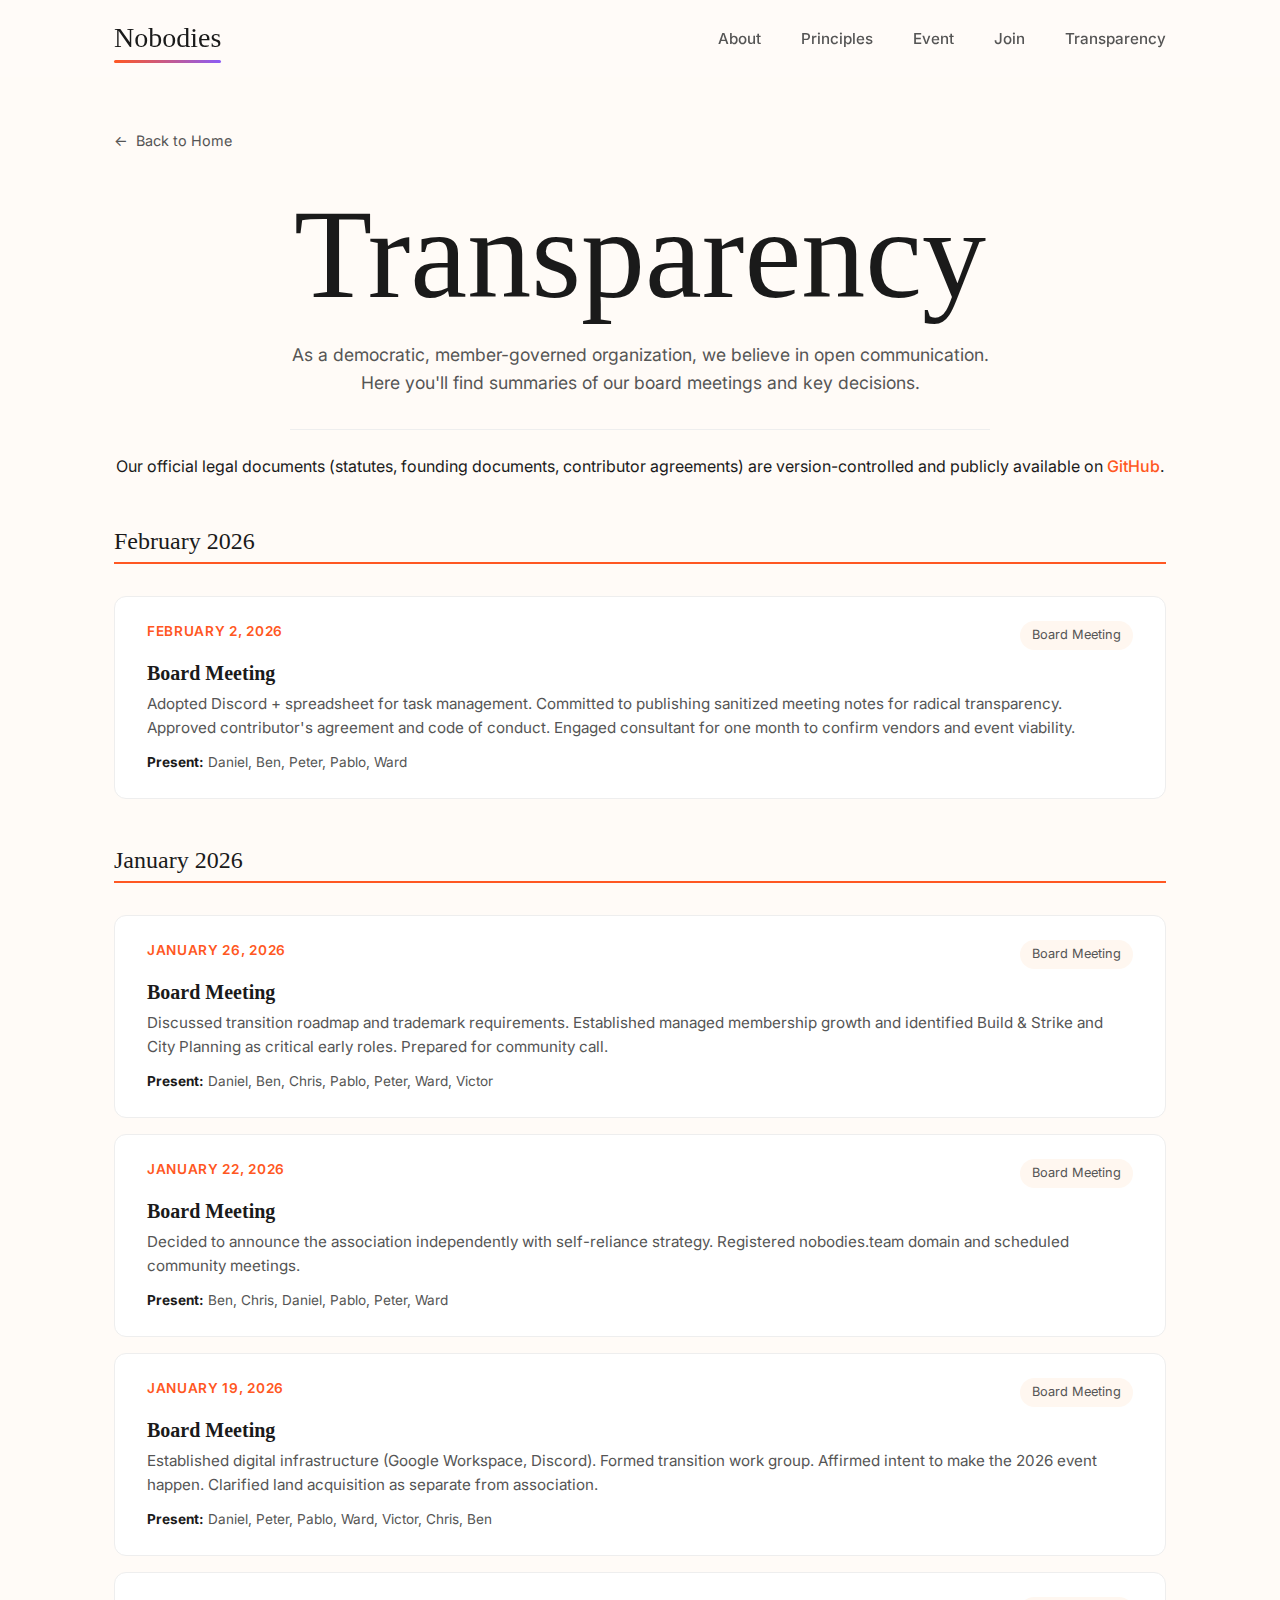
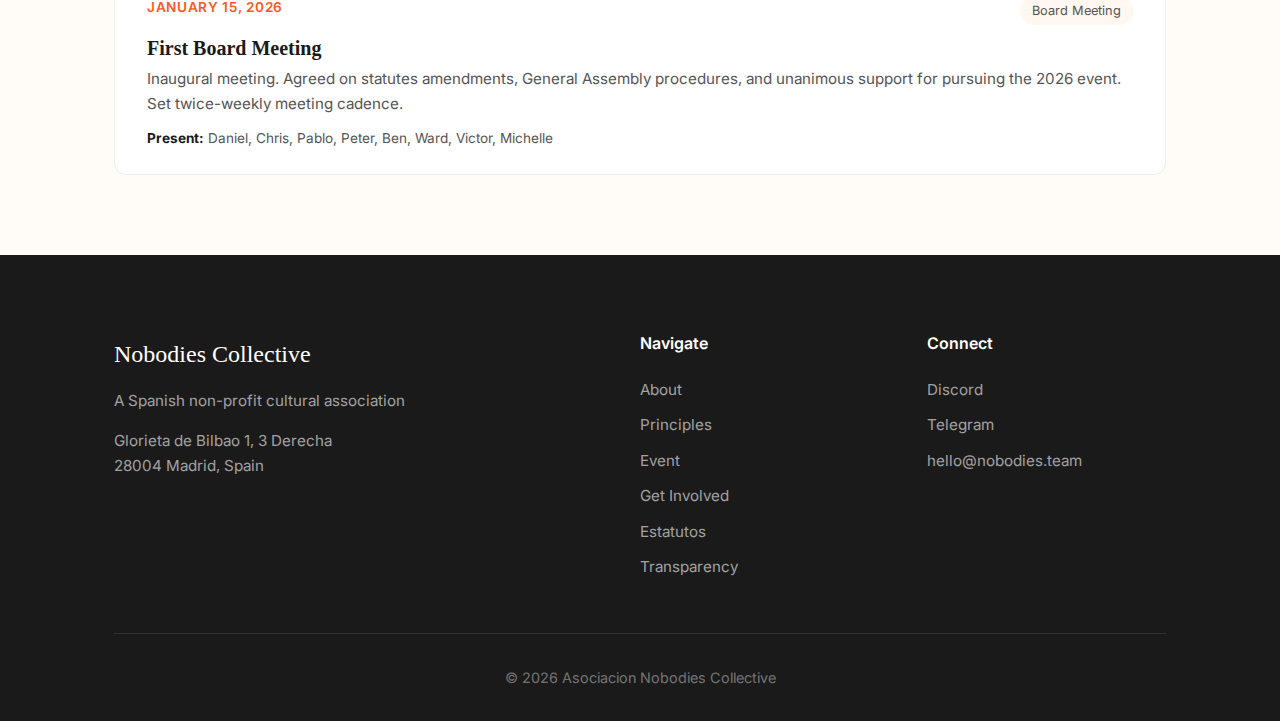
<file: transparency.html>
<!DOCTYPE html>
<html lang="en">
<head>
    <meta charset="UTF-8">
    <meta name="viewport" content="width=device-width, initial-scale=1.0">
    <title>Transparency | Nobodies Collective Association</title>
    <link rel="preconnect" href="https://fonts.googleapis.com">
    <link rel="preconnect" href="https://fonts.gstatic.com" crossorigin>
    <link href="https://fonts.googleapis.com/css2?family=Inter:wght@300;400;500;600;700;800&display=swap" rel="stylesheet">
    <link rel="stylesheet" href="style.css">
    <style>
        .transparency-page {
            padding: 8rem 0 4rem;
        }

        .transparency-header {
            text-align: center;
            margin-bottom: 3rem;
        }

        .transparency-header h1 {
            margin-bottom: 1rem;
        }

        .transparency-intro {
            color: var(--color-text-muted);
            font-size: 1.1rem;
            max-width: 700px;
            margin: 0 auto;
            padding-bottom: 2rem;
            border-bottom: 1px solid var(--color-border);
        }

        .back-link {
            display: inline-flex;
            align-items: center;
            gap: 0.5rem;
            margin-bottom: 2rem;
            color: var(--color-text-muted);
            font-size: 0.9rem;
        }
        .back-link:hover { color: var(--color-accent); }
        .back-link::before { content: '\2190'; }

        .meetings-list {
            margin-top: 2rem;
        }

        .meeting-card {
            background: #fff;
            border: 1px solid var(--color-border);
            border-radius: var(--radius);
            padding: 1.5rem 2rem;
            margin-bottom: 1rem;
            transition: all 0.3s;
            display: block;
            color: inherit;
        }

        .meeting-card:hover {
            transform: translateY(-4px);
            box-shadow: 0 8px 30px rgba(0, 0, 0, 0.08);
            border-color: var(--color-accent);
            color: inherit;
        }

        .meeting-card-header {
            display: flex;
            justify-content: space-between;
            align-items: flex-start;
            margin-bottom: 0.75rem;
            flex-wrap: wrap;
            gap: 0.5rem;
        }

        .meeting-date {
            font-size: 0.85rem;
            color: var(--color-accent);
            font-weight: 600;
            text-transform: uppercase;
            letter-spacing: 0.05em;
        }

        .meeting-type {
            font-size: 0.8rem;
            padding: 0.25rem 0.75rem;
            background: var(--color-bg-alt);
            border-radius: 50px;
            color: var(--color-text-muted);
        }

        .meeting-title {
            font-size: 1.25rem;
            font-weight: 600;
            color: var(--color-text);
            margin-bottom: 0.5rem;
        }

        .meeting-summary {
            color: var(--color-text-muted);
            font-size: 0.95rem;
            line-height: 1.6;
            margin-bottom: 0.75rem;
        }

        .meeting-attendees {
            font-size: 0.85rem;
            color: var(--color-text-muted);
        }

        .meeting-attendees strong {
            color: var(--color-text);
        }

        .year-section {
            margin-top: 3rem;
        }

        .year-section h2 {
            font-size: 1.5rem;
            margin-bottom: 1.5rem;
            padding-bottom: 0.5rem;
            border-bottom: 2px solid var(--color-accent);
        }

        @media (max-width: 768px) {
            .meeting-card {
                padding: 1.25rem;
            }

            .meeting-card-header {
                flex-direction: column;
            }
        }
    </style>
</head>
<body>
    <header class="header">
        <nav class="nav container">
            <a href="/" class="logo">Nobodies</a>
            <button class="nav-toggle" aria-label="Toggle navigation">
                <span></span>
                <span></span>
                <span></span>
            </button>
            <ul class="nav-links">
                <li><a href="/#about">About</a></li>
                <li><a href="/#principles">Principles</a></li>
                <li><a href="/#event">Event</a></li>
                <li><a href="/#join">Join</a></li>
                <li><a href="transparency.html">Transparency</a></li>
            </ul>
        </nav>
    </header>

    <main class="transparency-page">
        <div class="container">
            <a href="/" class="back-link">Back to Home</a>

            <div class="transparency-header">
                <h1>Transparency</h1>
                <p class="transparency-intro">
                    As a democratic, member-governed organization, we believe in open communication.
                    Here you'll find summaries of our board meetings and key decisions.
                </p>
                <p style="margin-top: 1.5rem;">
                    Our official legal documents (statutes, founding documents, contributor agreements) are version-controlled and publicly available on
                    <a href="https://github.com/nobodies-collective/legal" target="_blank" style="color: var(--color-accent); font-weight: 500;">GitHub</a>.
                </p>
            </div>

            <section class="year-section">
                <h2>February 2026</h2>

                <div class="meetings-list">
                    <a href="transparency/2026-02-02-board.html" class="meeting-card">
                        <div class="meeting-card-header">
                            <span class="meeting-date">February 2, 2026</span>
                            <span class="meeting-type">Board Meeting</span>
                        </div>
                        <h3 class="meeting-title">Board Meeting</h3>
                        <p class="meeting-summary">
                            Adopted Discord + spreadsheet for task management. Committed to publishing sanitized meeting notes for radical transparency.
                            Approved contributor's agreement and code of conduct. Engaged consultant for one month to confirm vendors and event viability.
                        </p>
                        <p class="meeting-attendees"><strong>Present:</strong> Daniel, Ben, Peter, Pablo, Ward</p>
                    </a>
                </div>
            </section>

            <section class="year-section">
                <h2>January 2026</h2>

                <div class="meetings-list">
                    <a href="transparency/2026-01-26-board.html" class="meeting-card">
                        <div class="meeting-card-header">
                            <span class="meeting-date">January 26, 2026</span>
                            <span class="meeting-type">Board Meeting</span>
                        </div>
                        <h3 class="meeting-title">Board Meeting</h3>
                        <p class="meeting-summary">
                            Discussed transition roadmap and trademark requirements. Established managed membership growth
                            and identified Build & Strike and City Planning as critical early roles. Prepared for community call.
                        </p>
                        <p class="meeting-attendees"><strong>Present:</strong> Daniel, Ben, Chris, Pablo, Peter, Ward, Victor</p>
                    </a>

                    <a href="transparency/2026-01-22-board.html" class="meeting-card">
                        <div class="meeting-card-header">
                            <span class="meeting-date">January 22, 2026</span>
                            <span class="meeting-type">Board Meeting</span>
                        </div>
                        <h3 class="meeting-title">Board Meeting</h3>
                        <p class="meeting-summary">
                            Decided to announce the association independently with self-reliance strategy.
                            Registered nobodies.team domain and scheduled community meetings.
                        </p>
                        <p class="meeting-attendees"><strong>Present:</strong> Ben, Chris, Daniel, Pablo, Peter, Ward</p>
                    </a>

                    <a href="transparency/2026-01-19-board.html" class="meeting-card">
                        <div class="meeting-card-header">
                            <span class="meeting-date">January 19, 2026</span>
                            <span class="meeting-type">Board Meeting</span>
                        </div>
                        <h3 class="meeting-title">Board Meeting</h3>
                        <p class="meeting-summary">
                            Established digital infrastructure (Google Workspace, Discord). Formed transition work group.
                            Affirmed intent to make the 2026 event happen. Clarified land acquisition as separate from association.
                        </p>
                        <p class="meeting-attendees"><strong>Present:</strong> Daniel, Peter, Pablo, Ward, Victor, Chris, Ben</p>
                    </a>

                    <a href="transparency/2026-01-15-board.html" class="meeting-card">
                        <div class="meeting-card-header">
                            <span class="meeting-date">January 15, 2026</span>
                            <span class="meeting-type">Board Meeting</span>
                        </div>
                        <h3 class="meeting-title">First Board Meeting</h3>
                        <p class="meeting-summary">
                            Inaugural meeting. Agreed on statutes amendments, General Assembly procedures,
                            and unanimous support for pursuing the 2026 event. Set twice-weekly meeting cadence.
                        </p>
                        <p class="meeting-attendees"><strong>Present:</strong> Daniel, Chris, Pablo, Peter, Ben, Ward, Victor, Michelle</p>
                    </a>
                </div>
            </section>
        </div>
    </main>

    <footer class="footer">
        <div class="container">
            <div class="footer-grid">
                <div class="footer-brand">
                    <span class="footer-logo">Nobodies Collective</span>
                    <p>A Spanish non-profit cultural association</p>
                    <p class="footer-address">Glorieta de Bilbao 1, 3 Derecha<br>28004 Madrid, Spain</p>
                </div>
                <div class="footer-links">
                    <h4>Navigate</h4>
                    <a href="/#about">About</a>
                    <a href="/#principles">Principles</a>
                    <a href="/#event">Event</a>
                    <a href="/#join">Get Involved</a>
                    <a href="estatutos.html">Estatutos</a>
                    <a href="transparency.html">Transparency</a>
                </div>
                <div class="footer-connect">
                    <h4>Connect</h4>
                    <a href="https://discord.gg/Xmj6YbFwSM" target="_blank">Discord</a>
                    <a href="https://t.me/nobodiescollective" target="_blank">Telegram</a>
                    <a href="mailto:hello@nobodies.team">hello@nobodies.team</a>
                </div>
            </div>
            <div class="footer-bottom">
                <p>&copy; 2026 Asociacion Nobodies Collective</p>
            </div>
        </div>
    </footer>

    <script>
        // Mobile nav
        const navToggle = document.querySelector('.nav-toggle');
        const navLinks = document.querySelector('.nav-links');
        if (navToggle && navLinks) {
            navToggle.addEventListener('click', () => navLinks.classList.toggle('active'));
        }
    </script>
</body>
</html>
</file>
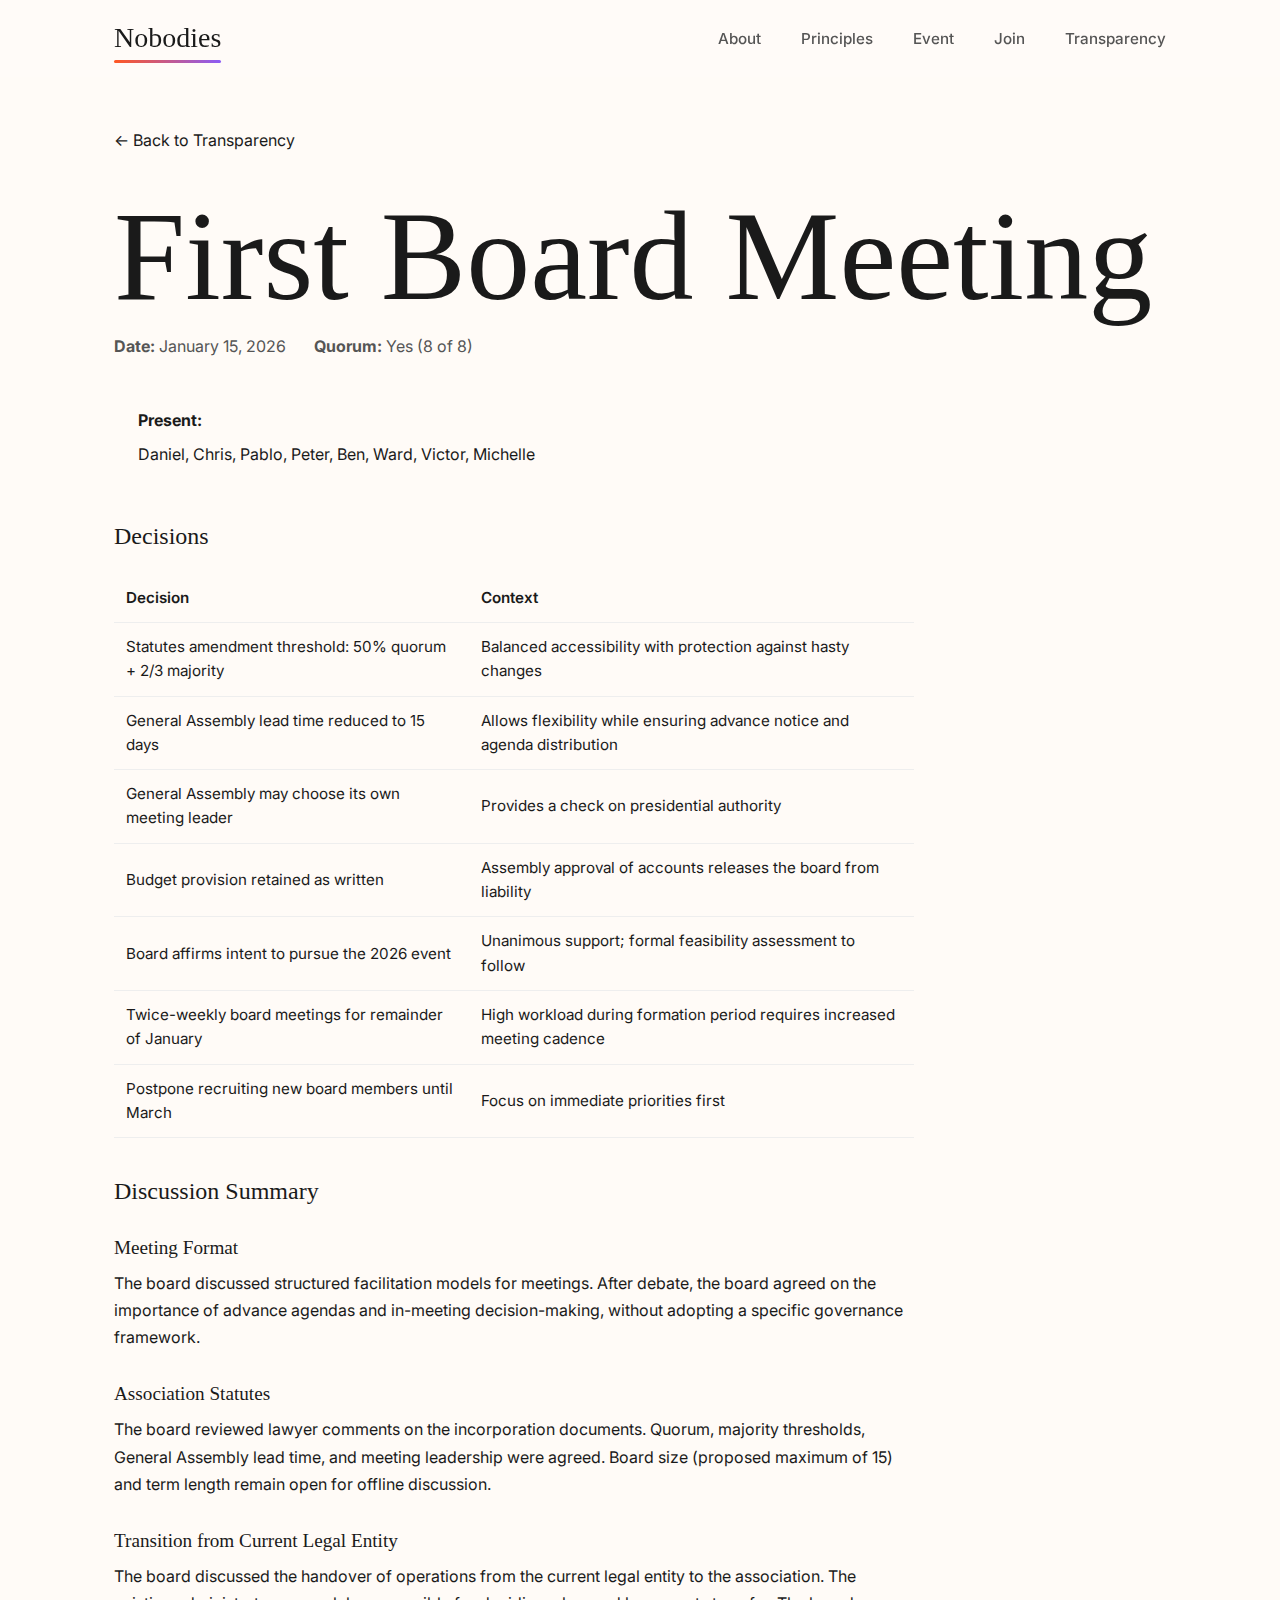
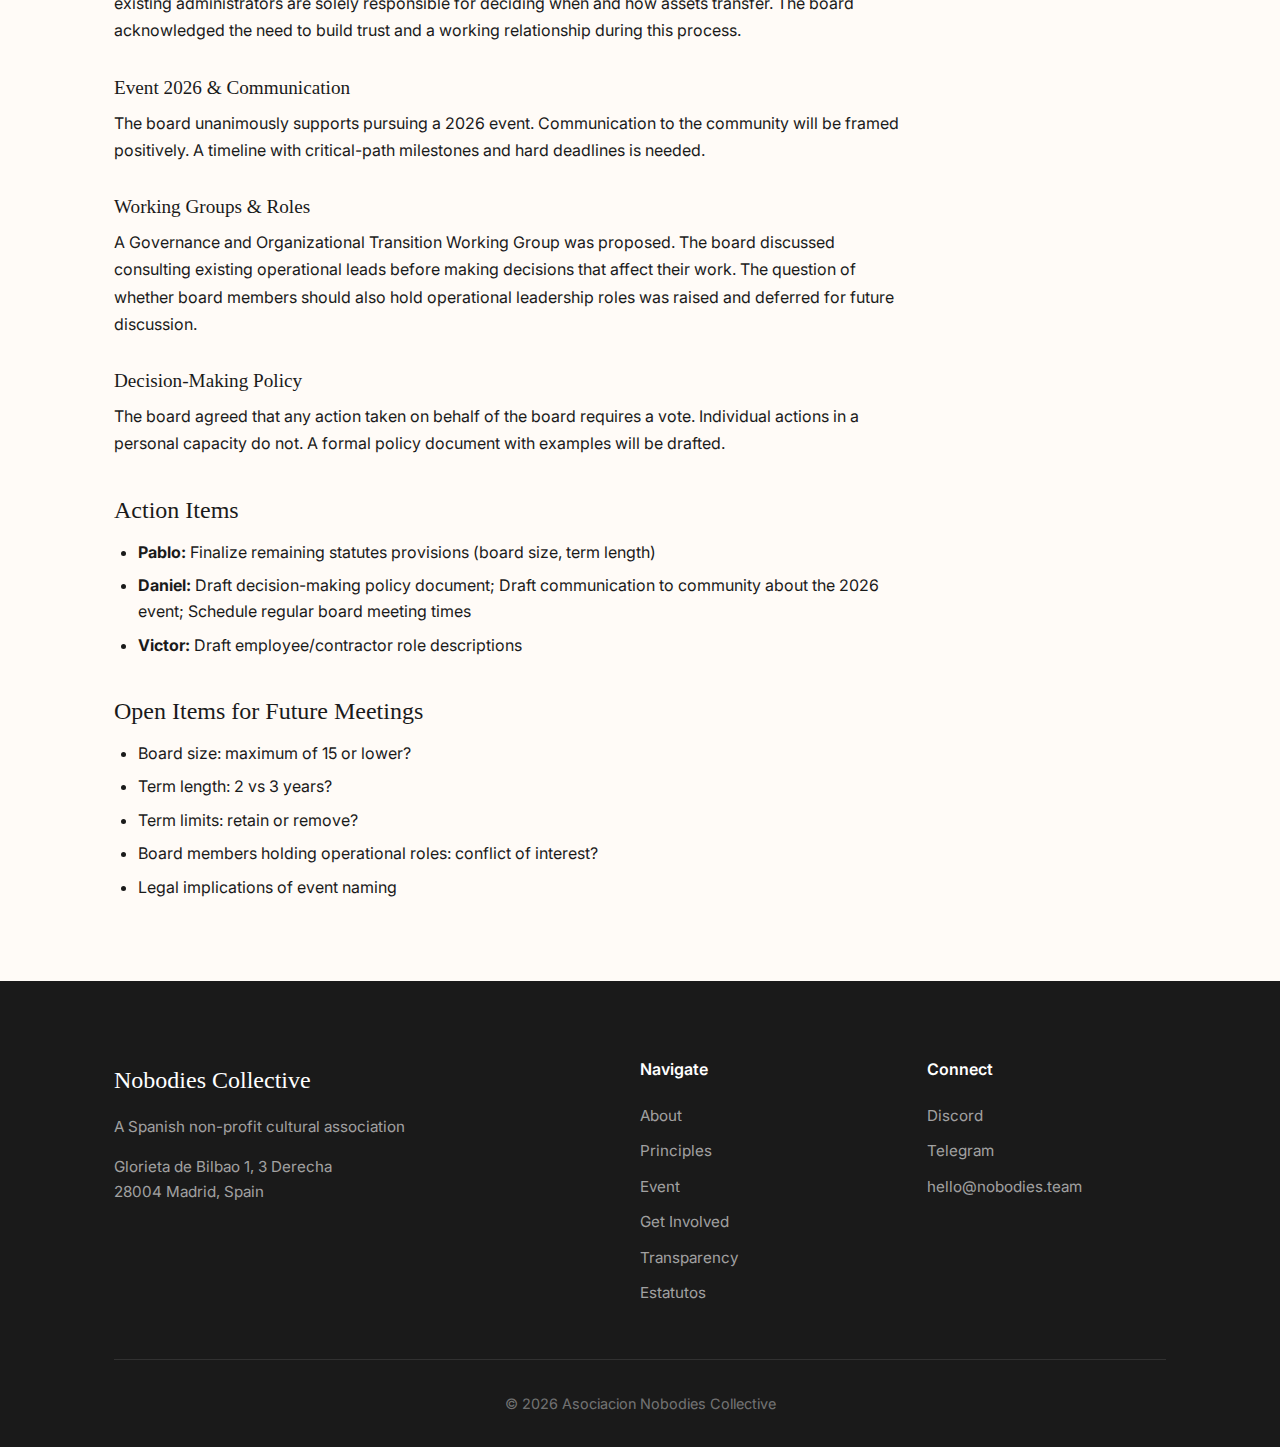
<file: transparency/2026-01-15-board.html>
<!DOCTYPE html>
<html lang="en">
<head>
    <meta charset="UTF-8">
    <meta name="viewport" content="width=device-width, initial-scale=1.0">
    <title>First Board Meeting - January 15, 2026 | Nobodies Collective</title>
    <link rel="preconnect" href="https://fonts.googleapis.com">
    <link rel="preconnect" href="https://fonts.gstatic.com" crossorigin>
    <link href="https://fonts.googleapis.com/css2?family=Inter:wght@300;400;500;600;700;800&display=swap" rel="stylesheet">
    <link rel="stylesheet" href="../style.css">
    <style>
        .meeting-page { padding: 8rem 0 4rem; }
        .meeting-header { margin-bottom: 2rem; }
        .meeting-header h1 { margin-bottom: 0.5rem; }
        .meeting-meta { color: var(--color-text-muted); margin-bottom: 1rem; }
        .meeting-meta span { margin-right: 1.5rem; }
        .back-link { display: inline-block; margin-bottom: 2rem; color: var(--color-primary); text-decoration: none; }
        .back-link:hover { text-decoration: underline; }
        .meeting-content { max-width: 800px; }
        .meeting-content h2 { margin-top: 2.5rem; margin-bottom: 1rem; font-size: 1.5rem; }
        .meeting-content h3 { margin-top: 2rem; margin-bottom: 0.75rem; font-size: 1.2rem; }
        .meeting-content p { margin-bottom: 1rem; line-height: 1.7; }
        .meeting-content ul, .meeting-content ol { margin-bottom: 1rem; padding-left: 1.5rem; }
        .meeting-content li { margin-bottom: 0.5rem; line-height: 1.6; }
        .meeting-content table { width: 100%; border-collapse: collapse; margin: 1.5rem 0; font-size: 0.95rem; }
        .meeting-content th, .meeting-content td { padding: 0.75rem; text-align: left; border-bottom: 1px solid var(--color-border); }
        .meeting-content th { background: var(--color-bg-secondary); font-weight: 600; }
        .attendees { background: var(--color-bg-secondary); padding: 1rem 1.5rem; border-radius: 8px; margin-bottom: 2rem; }
        .attendees strong { display: block; margin-bottom: 0.5rem; }
    </style>
</head>
<body>
    <header class="header">
        <nav class="nav container">
            <a href="/" class="logo">Nobodies</a>
            <button class="nav-toggle" aria-label="Toggle navigation">
                <span></span>
                <span></span>
                <span></span>
            </button>
            <ul class="nav-links">
                <li><a href="/#about">About</a></li>
                <li><a href="/#principles">Principles</a></li>
                <li><a href="/#event">Event</a></li>
                <li><a href="/#join">Join</a></li>
                <li><a href="/transparency.html">Transparency</a></li>
            </ul>
        </nav>
    </header>

    <main>
        <section class="meeting-page">
            <div class="container">
                <a href="../transparency.html" class="back-link">&larr; Back to Transparency</a>

                <div class="meeting-header">
                    <h1>First Board Meeting</h1>
                    <div class="meeting-meta">
                        <span><strong>Date:</strong> January 15, 2026</span>
                        <span><strong>Quorum:</strong> Yes (8 of 8)</span>
                    </div>
                </div>

                <div class="attendees">
                    <strong>Present:</strong> Daniel, Chris, Pablo, Peter, Ben, Ward, Victor, Michelle
                </div>

                <div class="meeting-content">
                    <h2>Decisions</h2>
                    <table>
                        <thead>
                            <tr>
                                <th>Decision</th>
                                <th>Context</th>
                            </tr>
                        </thead>
                        <tbody>
                            <tr>
                                <td>Statutes amendment threshold: 50% quorum + 2/3 majority</td>
                                <td>Balanced accessibility with protection against hasty changes</td>
                            </tr>
                            <tr>
                                <td>General Assembly lead time reduced to 15 days</td>
                                <td>Allows flexibility while ensuring advance notice and agenda distribution</td>
                            </tr>
                            <tr>
                                <td>General Assembly may choose its own meeting leader</td>
                                <td>Provides a check on presidential authority</td>
                            </tr>
                            <tr>
                                <td>Budget provision retained as written</td>
                                <td>Assembly approval of accounts releases the board from liability</td>
                            </tr>
                            <tr>
                                <td>Board affirms intent to pursue the 2026 event</td>
                                <td>Unanimous support; formal feasibility assessment to follow</td>
                            </tr>
                            <tr>
                                <td>Twice-weekly board meetings for remainder of January</td>
                                <td>High workload during formation period requires increased meeting cadence</td>
                            </tr>
                            <tr>
                                <td>Postpone recruiting new board members until March</td>
                                <td>Focus on immediate priorities first</td>
                            </tr>
                        </tbody>
                    </table>

                    <h2>Discussion Summary</h2>

                    <h3>Meeting Format</h3>
                    <p>The board discussed structured facilitation models for meetings. After debate, the board agreed on the importance of advance agendas and in-meeting decision-making, without adopting a specific governance framework.</p>

                    <h3>Association Statutes</h3>
                    <p>The board reviewed lawyer comments on the incorporation documents. Quorum, majority thresholds, General Assembly lead time, and meeting leadership were agreed. Board size (proposed maximum of 15) and term length remain open for offline discussion.</p>

                    <h3>Transition from Current Legal Entity</h3>
                    <p>The board discussed the handover of operations from the current legal entity to the association. The existing administrators are solely responsible for deciding when and how assets transfer. The board acknowledged the need to build trust and a working relationship during this process.</p>

                    <h3>Event 2026 & Communication</h3>
                    <p>The board unanimously supports pursuing a 2026 event. Communication to the community will be framed positively. A timeline with critical-path milestones and hard deadlines is needed.</p>

                    <h3>Working Groups & Roles</h3>
                    <p>A Governance and Organizational Transition Working Group was proposed. The board discussed consulting existing operational leads before making decisions that affect their work. The question of whether board members should also hold operational leadership roles was raised and deferred for future discussion.</p>

                    <h3>Decision-Making Policy</h3>
                    <p>The board agreed that any action taken on behalf of the board requires a vote. Individual actions in a personal capacity do not. A formal policy document with examples will be drafted.</p>

                    <h2>Action Items</h2>
                    <ul>
                        <li><strong>Pablo:</strong> Finalize remaining statutes provisions (board size, term length)</li>
                        <li><strong>Daniel:</strong> Draft decision-making policy document; Draft communication to community about the 2026 event; Schedule regular board meeting times</li>
                        <li><strong>Victor:</strong> Draft employee/contractor role descriptions</li>
                    </ul>

                    <h2>Open Items for Future Meetings</h2>
                    <ul>
                        <li>Board size: maximum of 15 or lower?</li>
                        <li>Term length: 2 vs 3 years?</li>
                        <li>Term limits: retain or remove?</li>
                        <li>Board members holding operational roles: conflict of interest?</li>
                        <li>Legal implications of event naming</li>
                    </ul>
                </div>
            </div>
        </section>
    </main>

    <footer class="footer">
        <div class="container">
            <div class="footer-grid">
                <div class="footer-brand">
                    <span class="footer-logo">Nobodies Collective</span>
                    <p>A Spanish non-profit cultural association</p>
                    <p class="footer-address">Glorieta de Bilbao 1, 3 Derecha<br>28004 Madrid, Spain</p>
                </div>
                <div class="footer-links">
                    <h4>Navigate</h4>
                    <a href="/#about">About</a>
                    <a href="/#principles">Principles</a>
                    <a href="/#event">Event</a>
                    <a href="/#join">Get Involved</a>
                    <a href="/transparency.html">Transparency</a>
                    <a href="/estatutos.html">Estatutos</a>
                </div>
                <div class="footer-connect">
                    <h4>Connect</h4>
                    <a href="https://discord.gg/Xmj6YbFwSM" target="_blank">Discord</a>
                    <a href="https://t.me/nobodiescollective" target="_blank">Telegram</a>
                    <a href="mailto:hello@nobodies.team">hello@nobodies.team</a>
                </div>
            </div>
            <div class="footer-bottom">
                <p>&copy; 2026 Asociacion Nobodies Collective</p>
            </div>
        </div>
    </footer>

    <script src="../script.js"></script>
</body>
</html>
</file>
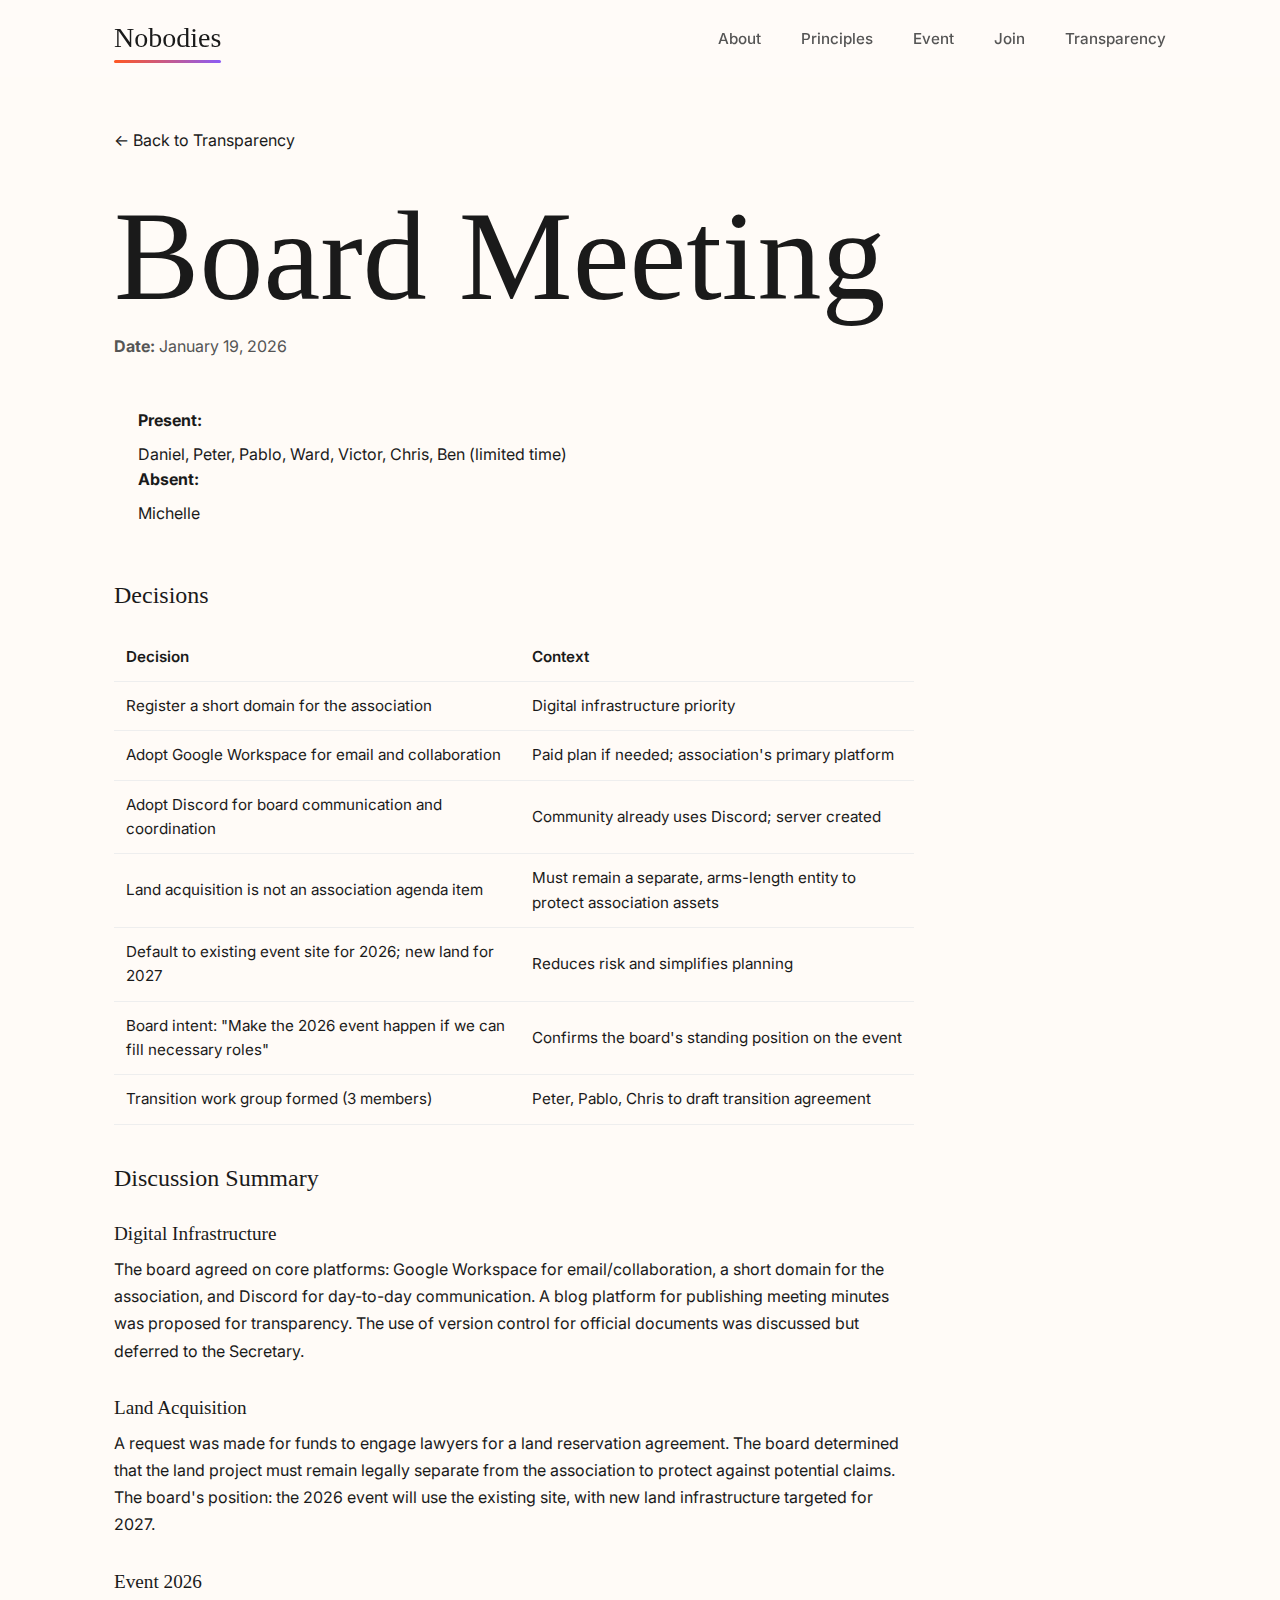
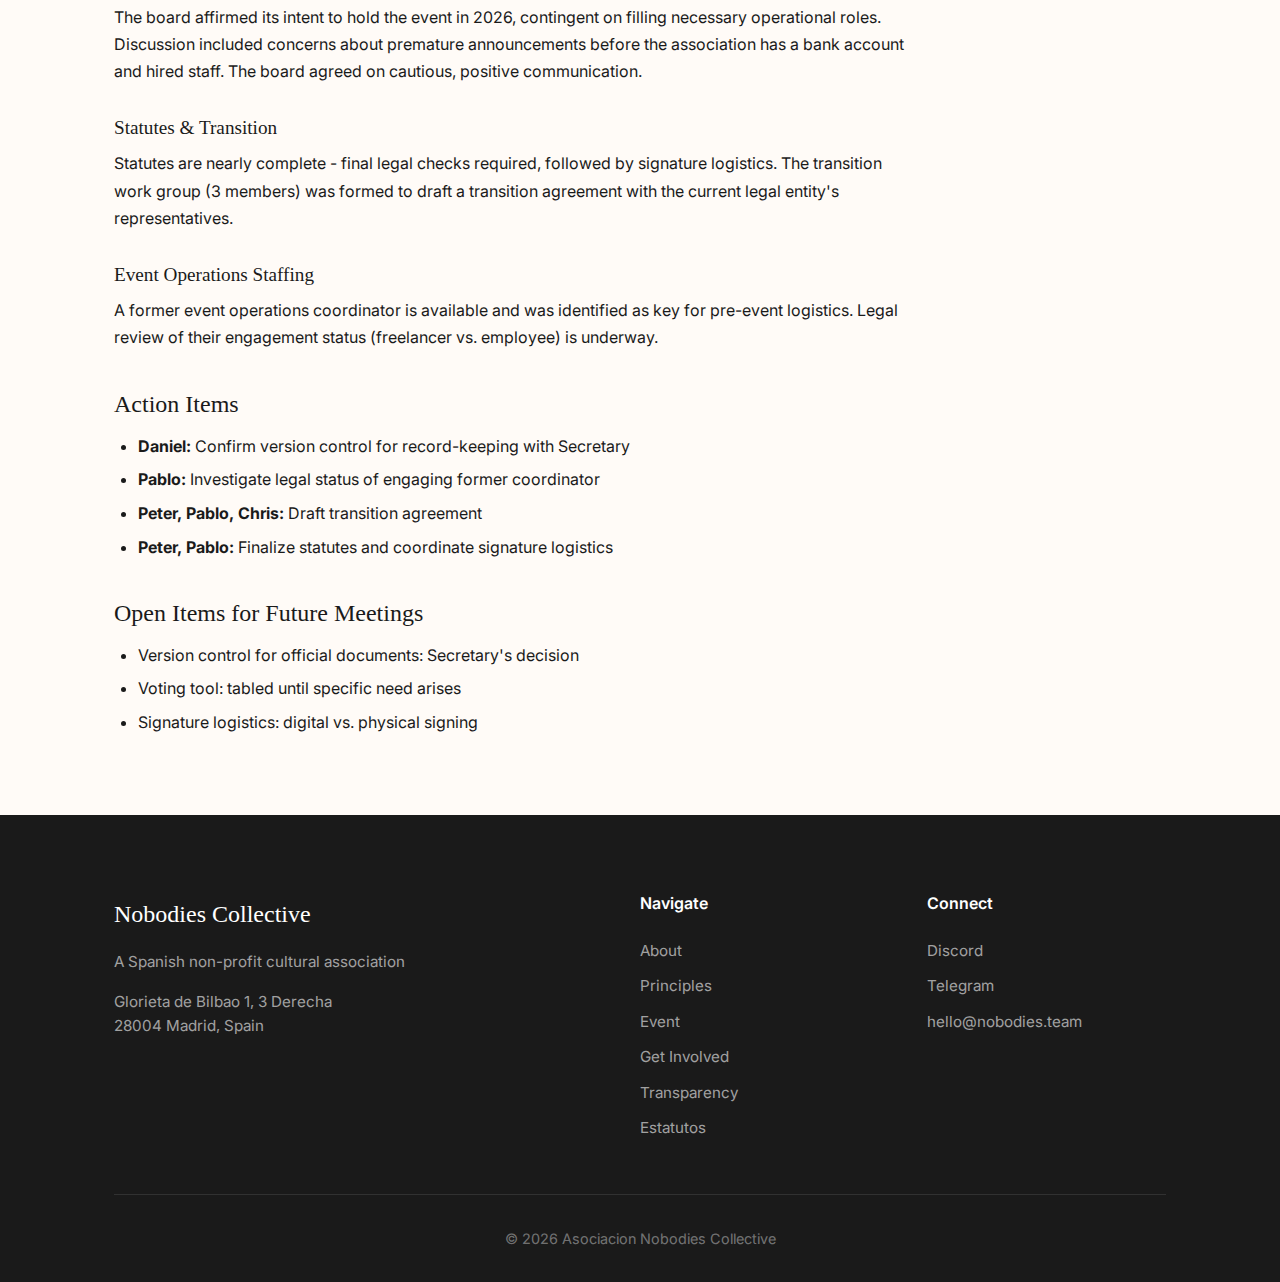
<file: transparency/2026-01-19-board.html>
<!DOCTYPE html>
<html lang="en">
<head>
    <meta charset="UTF-8">
    <meta name="viewport" content="width=device-width, initial-scale=1.0">
    <title>Board Meeting - January 19, 2026 | Nobodies Collective</title>
    <link rel="preconnect" href="https://fonts.googleapis.com">
    <link rel="preconnect" href="https://fonts.gstatic.com" crossorigin>
    <link href="https://fonts.googleapis.com/css2?family=Inter:wght@300;400;500;600;700;800&display=swap" rel="stylesheet">
    <link rel="stylesheet" href="../style.css">
    <style>
        .meeting-page { padding: 8rem 0 4rem; }
        .meeting-header { margin-bottom: 2rem; }
        .meeting-header h1 { margin-bottom: 0.5rem; }
        .meeting-meta { color: var(--color-text-muted); margin-bottom: 1rem; }
        .meeting-meta span { margin-right: 1.5rem; }
        .back-link { display: inline-block; margin-bottom: 2rem; color: var(--color-primary); text-decoration: none; }
        .back-link:hover { text-decoration: underline; }
        .meeting-content { max-width: 800px; }
        .meeting-content h2 { margin-top: 2.5rem; margin-bottom: 1rem; font-size: 1.5rem; }
        .meeting-content h3 { margin-top: 2rem; margin-bottom: 0.75rem; font-size: 1.2rem; }
        .meeting-content p { margin-bottom: 1rem; line-height: 1.7; }
        .meeting-content ul, .meeting-content ol { margin-bottom: 1rem; padding-left: 1.5rem; }
        .meeting-content li { margin-bottom: 0.5rem; line-height: 1.6; }
        .meeting-content table { width: 100%; border-collapse: collapse; margin: 1.5rem 0; font-size: 0.95rem; }
        .meeting-content th, .meeting-content td { padding: 0.75rem; text-align: left; border-bottom: 1px solid var(--color-border); }
        .meeting-content th { background: var(--color-bg-secondary); font-weight: 600; }
        .attendees { background: var(--color-bg-secondary); padding: 1rem 1.5rem; border-radius: 8px; margin-bottom: 2rem; }
        .attendees strong { display: block; margin-bottom: 0.5rem; }
    </style>
</head>
<body>
    <header class="header">
        <nav class="nav container">
            <a href="/" class="logo">Nobodies</a>
            <button class="nav-toggle" aria-label="Toggle navigation">
                <span></span>
                <span></span>
                <span></span>
            </button>
            <ul class="nav-links">
                <li><a href="/#about">About</a></li>
                <li><a href="/#principles">Principles</a></li>
                <li><a href="/#event">Event</a></li>
                <li><a href="/#join">Join</a></li>
                <li><a href="/transparency.html">Transparency</a></li>
            </ul>
        </nav>
    </header>

    <main>
        <section class="meeting-page">
            <div class="container">
                <a href="../transparency.html" class="back-link">&larr; Back to Transparency</a>

                <div class="meeting-header">
                    <h1>Board Meeting</h1>
                    <div class="meeting-meta">
                        <span><strong>Date:</strong> January 19, 2026</span>
                    </div>
                </div>

                <div class="attendees">
                    <strong>Present:</strong> Daniel, Peter, Pablo, Ward, Victor, Chris, Ben (limited time)
                    <br><strong>Absent:</strong> Michelle
                </div>

                <div class="meeting-content">
                    <h2>Decisions</h2>
                    <table>
                        <thead>
                            <tr>
                                <th>Decision</th>
                                <th>Context</th>
                            </tr>
                        </thead>
                        <tbody>
                            <tr>
                                <td>Register a short domain for the association</td>
                                <td>Digital infrastructure priority</td>
                            </tr>
                            <tr>
                                <td>Adopt Google Workspace for email and collaboration</td>
                                <td>Paid plan if needed; association's primary platform</td>
                            </tr>
                            <tr>
                                <td>Adopt Discord for board communication and coordination</td>
                                <td>Community already uses Discord; server created</td>
                            </tr>
                            <tr>
                                <td>Land acquisition is not an association agenda item</td>
                                <td>Must remain a separate, arms-length entity to protect association assets</td>
                            </tr>
                            <tr>
                                <td>Default to existing event site for 2026; new land for 2027</td>
                                <td>Reduces risk and simplifies planning</td>
                            </tr>
                            <tr>
                                <td>Board intent: "Make the 2026 event happen if we can fill necessary roles"</td>
                                <td>Confirms the board's standing position on the event</td>
                            </tr>
                            <tr>
                                <td>Transition work group formed (3 members)</td>
                                <td>Peter, Pablo, Chris to draft transition agreement</td>
                            </tr>
                        </tbody>
                    </table>

                    <h2>Discussion Summary</h2>

                    <h3>Digital Infrastructure</h3>
                    <p>The board agreed on core platforms: Google Workspace for email/collaboration, a short domain for the association, and Discord for day-to-day communication. A blog platform for publishing meeting minutes was proposed for transparency. The use of version control for official documents was discussed but deferred to the Secretary.</p>

                    <h3>Land Acquisition</h3>
                    <p>A request was made for funds to engage lawyers for a land reservation agreement. The board determined that the land project must remain legally separate from the association to protect against potential claims. The board's position: the 2026 event will use the existing site, with new land infrastructure targeted for 2027.</p>

                    <h3>Event 2026</h3>
                    <p>The board affirmed its intent to hold the event in 2026, contingent on filling necessary operational roles. Discussion included concerns about premature announcements before the association has a bank account and hired staff. The board agreed on cautious, positive communication.</p>

                    <h3>Statutes & Transition</h3>
                    <p>Statutes are nearly complete - final legal checks required, followed by signature logistics. The transition work group (3 members) was formed to draft a transition agreement with the current legal entity's representatives.</p>

                    <h3>Event Operations Staffing</h3>
                    <p>A former event operations coordinator is available and was identified as key for pre-event logistics. Legal review of their engagement status (freelancer vs. employee) is underway.</p>

                    <h2>Action Items</h2>
                    <ul>
                        <li><strong>Daniel:</strong> Confirm version control for record-keeping with Secretary</li>
                        <li><strong>Pablo:</strong> Investigate legal status of engaging former coordinator</li>
                        <li><strong>Peter, Pablo, Chris:</strong> Draft transition agreement</li>
                        <li><strong>Peter, Pablo:</strong> Finalize statutes and coordinate signature logistics</li>
                    </ul>

                    <h2>Open Items for Future Meetings</h2>
                    <ul>
                        <li>Version control for official documents: Secretary's decision</li>
                        <li>Voting tool: tabled until specific need arises</li>
                        <li>Signature logistics: digital vs. physical signing</li>
                    </ul>
                </div>
            </div>
        </section>
    </main>

    <footer class="footer">
        <div class="container">
            <div class="footer-grid">
                <div class="footer-brand">
                    <span class="footer-logo">Nobodies Collective</span>
                    <p>A Spanish non-profit cultural association</p>
                    <p class="footer-address">Glorieta de Bilbao 1, 3 Derecha<br>28004 Madrid, Spain</p>
                </div>
                <div class="footer-links">
                    <h4>Navigate</h4>
                    <a href="/#about">About</a>
                    <a href="/#principles">Principles</a>
                    <a href="/#event">Event</a>
                    <a href="/#join">Get Involved</a>
                    <a href="/transparency.html">Transparency</a>
                    <a href="/estatutos.html">Estatutos</a>
                </div>
                <div class="footer-connect">
                    <h4>Connect</h4>
                    <a href="https://discord.gg/Xmj6YbFwSM" target="_blank">Discord</a>
                    <a href="https://t.me/nobodiescollective" target="_blank">Telegram</a>
                    <a href="mailto:hello@nobodies.team">hello@nobodies.team</a>
                </div>
            </div>
            <div class="footer-bottom">
                <p>&copy; 2026 Asociacion Nobodies Collective</p>
            </div>
        </div>
    </footer>

    <script src="../script.js"></script>
</body>
</html>
</file>
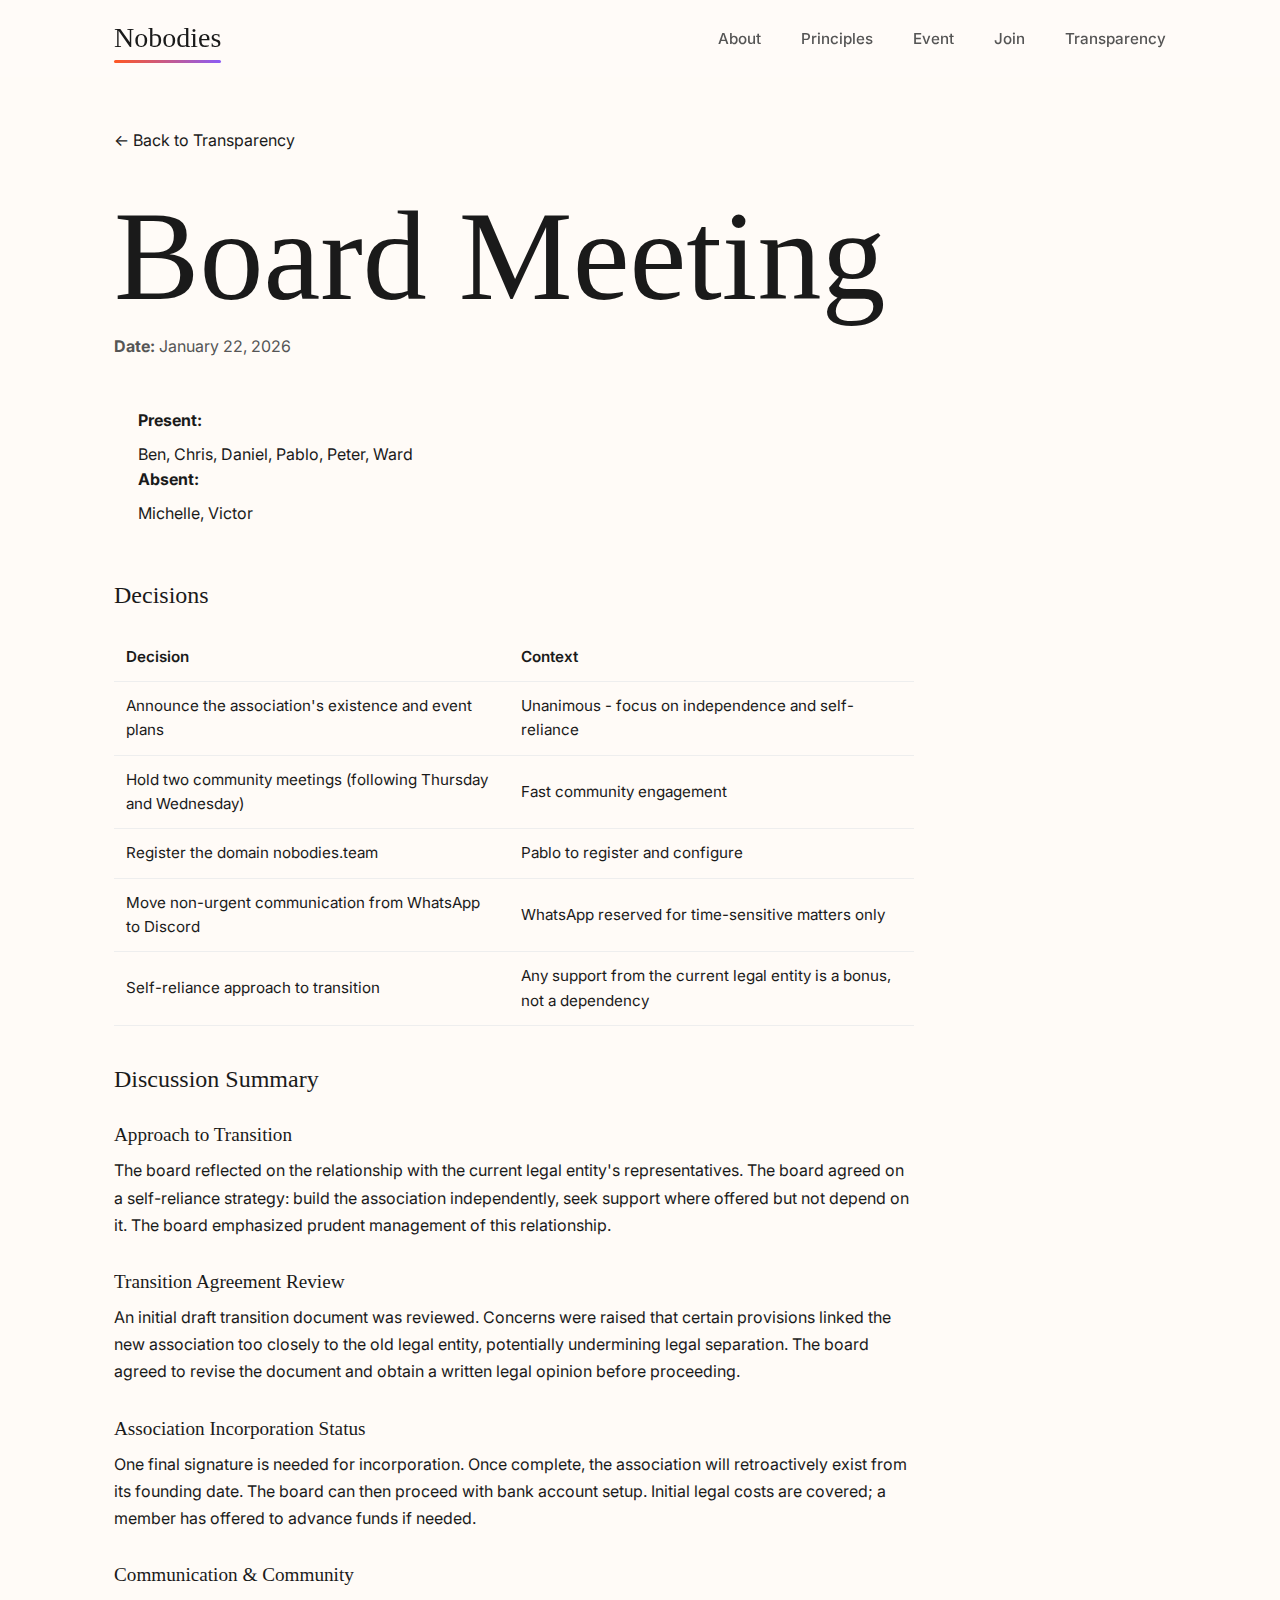
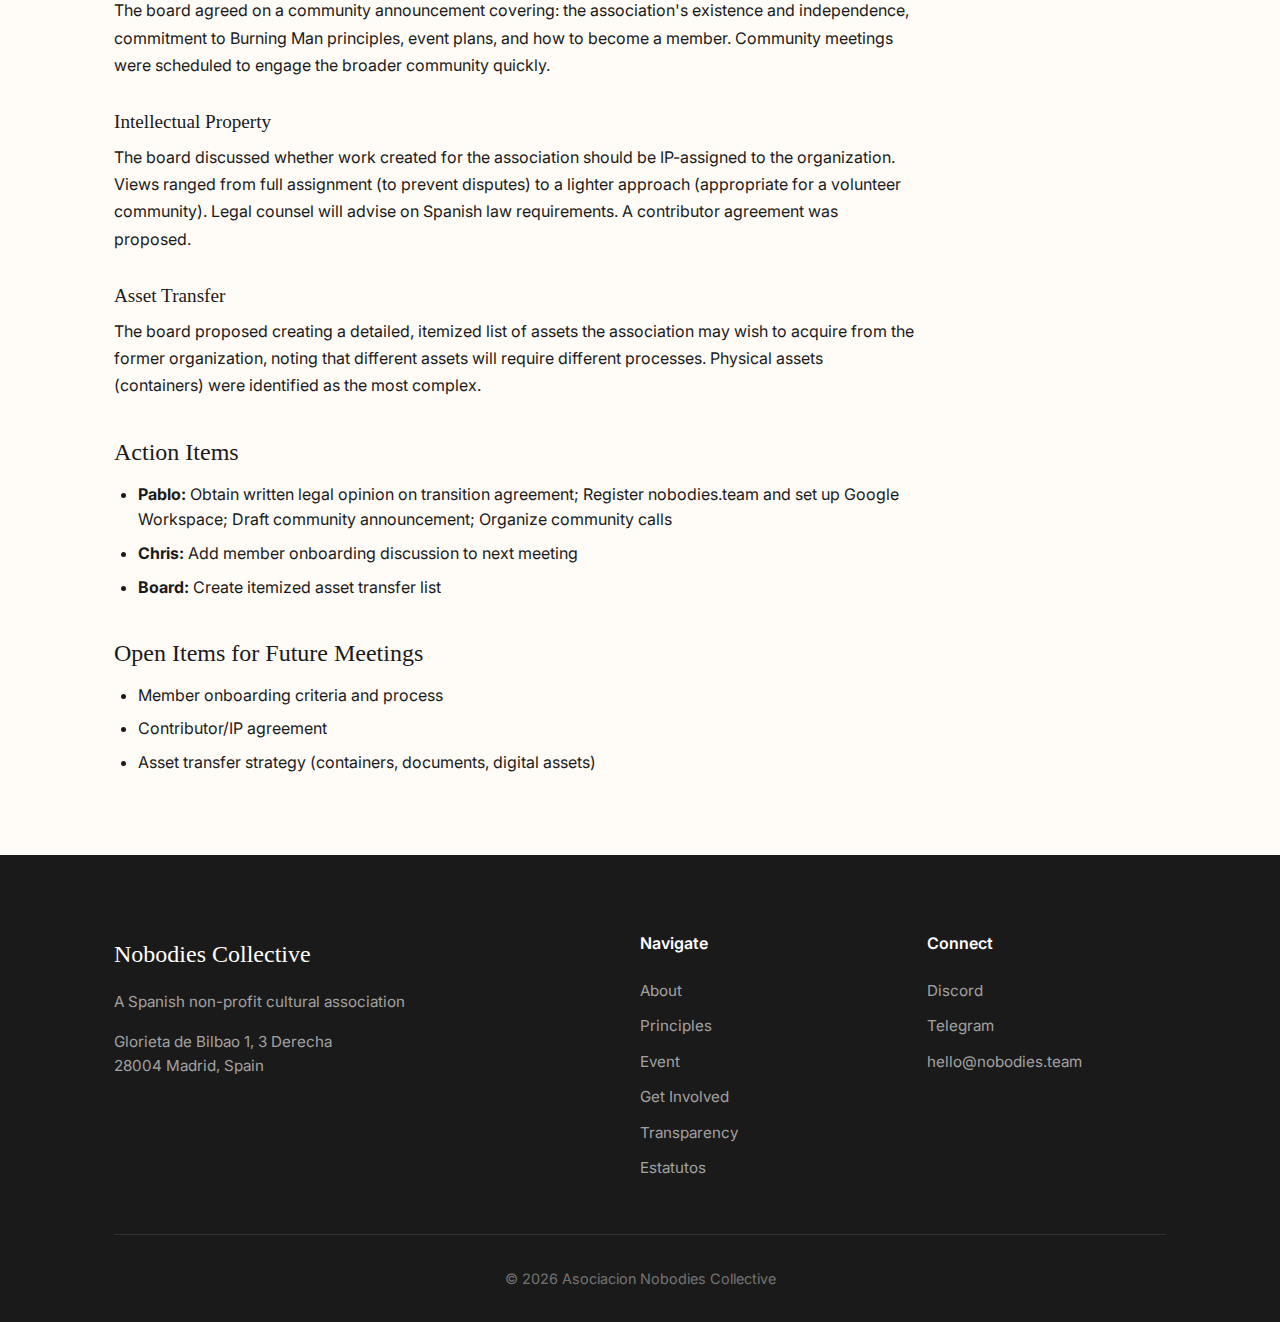
<file: transparency/2026-01-22-board.html>
<!DOCTYPE html>
<html lang="en">
<head>
    <meta charset="UTF-8">
    <meta name="viewport" content="width=device-width, initial-scale=1.0">
    <title>Board Meeting - January 22, 2026 | Nobodies Collective</title>
    <link rel="preconnect" href="https://fonts.googleapis.com">
    <link rel="preconnect" href="https://fonts.gstatic.com" crossorigin>
    <link href="https://fonts.googleapis.com/css2?family=Inter:wght@300;400;500;600;700;800&display=swap" rel="stylesheet">
    <link rel="stylesheet" href="../style.css">
    <style>
        .meeting-page { padding: 8rem 0 4rem; }
        .meeting-header { margin-bottom: 2rem; }
        .meeting-header h1 { margin-bottom: 0.5rem; }
        .meeting-meta { color: var(--color-text-muted); margin-bottom: 1rem; }
        .meeting-meta span { margin-right: 1.5rem; }
        .back-link { display: inline-block; margin-bottom: 2rem; color: var(--color-primary); text-decoration: none; }
        .back-link:hover { text-decoration: underline; }
        .meeting-content { max-width: 800px; }
        .meeting-content h2 { margin-top: 2.5rem; margin-bottom: 1rem; font-size: 1.5rem; }
        .meeting-content h3 { margin-top: 2rem; margin-bottom: 0.75rem; font-size: 1.2rem; }
        .meeting-content p { margin-bottom: 1rem; line-height: 1.7; }
        .meeting-content ul, .meeting-content ol { margin-bottom: 1rem; padding-left: 1.5rem; }
        .meeting-content li { margin-bottom: 0.5rem; line-height: 1.6; }
        .meeting-content table { width: 100%; border-collapse: collapse; margin: 1.5rem 0; font-size: 0.95rem; }
        .meeting-content th, .meeting-content td { padding: 0.75rem; text-align: left; border-bottom: 1px solid var(--color-border); }
        .meeting-content th { background: var(--color-bg-secondary); font-weight: 600; }
        .attendees { background: var(--color-bg-secondary); padding: 1rem 1.5rem; border-radius: 8px; margin-bottom: 2rem; }
        .attendees strong { display: block; margin-bottom: 0.5rem; }
    </style>
</head>
<body>
    <header class="header">
        <nav class="nav container">
            <a href="/" class="logo">Nobodies</a>
            <button class="nav-toggle" aria-label="Toggle navigation">
                <span></span>
                <span></span>
                <span></span>
            </button>
            <ul class="nav-links">
                <li><a href="/#about">About</a></li>
                <li><a href="/#principles">Principles</a></li>
                <li><a href="/#event">Event</a></li>
                <li><a href="/#join">Join</a></li>
                <li><a href="/transparency.html">Transparency</a></li>
            </ul>
        </nav>
    </header>

    <main>
        <section class="meeting-page">
            <div class="container">
                <a href="../transparency.html" class="back-link">&larr; Back to Transparency</a>

                <div class="meeting-header">
                    <h1>Board Meeting</h1>
                    <div class="meeting-meta">
                        <span><strong>Date:</strong> January 22, 2026</span>
                    </div>
                </div>

                <div class="attendees">
                    <strong>Present:</strong> Ben, Chris, Daniel, Pablo, Peter, Ward
                    <br><strong>Absent:</strong> Michelle, Victor
                </div>

                <div class="meeting-content">
                    <h2>Decisions</h2>
                    <table>
                        <thead>
                            <tr>
                                <th>Decision</th>
                                <th>Context</th>
                            </tr>
                        </thead>
                        <tbody>
                            <tr>
                                <td>Announce the association's existence and event plans</td>
                                <td>Unanimous - focus on independence and self-reliance</td>
                            </tr>
                            <tr>
                                <td>Hold two community meetings (following Thursday and Wednesday)</td>
                                <td>Fast community engagement</td>
                            </tr>
                            <tr>
                                <td>Register the domain nobodies.team</td>
                                <td>Pablo to register and configure</td>
                            </tr>
                            <tr>
                                <td>Move non-urgent communication from WhatsApp to Discord</td>
                                <td>WhatsApp reserved for time-sensitive matters only</td>
                            </tr>
                            <tr>
                                <td>Self-reliance approach to transition</td>
                                <td>Any support from the current legal entity is a bonus, not a dependency</td>
                            </tr>
                        </tbody>
                    </table>

                    <h2>Discussion Summary</h2>

                    <h3>Approach to Transition</h3>
                    <p>The board reflected on the relationship with the current legal entity's representatives. The board agreed on a self-reliance strategy: build the association independently, seek support where offered but not depend on it. The board emphasized prudent management of this relationship.</p>

                    <h3>Transition Agreement Review</h3>
                    <p>An initial draft transition document was reviewed. Concerns were raised that certain provisions linked the new association too closely to the old legal entity, potentially undermining legal separation. The board agreed to revise the document and obtain a written legal opinion before proceeding.</p>

                    <h3>Association Incorporation Status</h3>
                    <p>One final signature is needed for incorporation. Once complete, the association will retroactively exist from its founding date. The board can then proceed with bank account setup. Initial legal costs are covered; a member has offered to advance funds if needed.</p>

                    <h3>Communication & Community</h3>
                    <p>The board agreed on a community announcement covering: the association's existence and independence, commitment to Burning Man principles, event plans, and how to become a member. Community meetings were scheduled to engage the broader community quickly.</p>

                    <h3>Intellectual Property</h3>
                    <p>The board discussed whether work created for the association should be IP-assigned to the organization. Views ranged from full assignment (to prevent disputes) to a lighter approach (appropriate for a volunteer community). Legal counsel will advise on Spanish law requirements. A contributor agreement was proposed.</p>

                    <h3>Asset Transfer</h3>
                    <p>The board proposed creating a detailed, itemized list of assets the association may wish to acquire from the former organization, noting that different assets will require different processes. Physical assets (containers) were identified as the most complex.</p>

                    <h2>Action Items</h2>
                    <ul>
                        <li><strong>Pablo:</strong> Obtain written legal opinion on transition agreement; Register nobodies.team and set up Google Workspace; Draft community announcement; Organize community calls</li>
                        <li><strong>Chris:</strong> Add member onboarding discussion to next meeting</li>
                        <li><strong>Board:</strong> Create itemized asset transfer list</li>
                    </ul>

                    <h2>Open Items for Future Meetings</h2>
                    <ul>
                        <li>Member onboarding criteria and process</li>
                        <li>Contributor/IP agreement</li>
                        <li>Asset transfer strategy (containers, documents, digital assets)</li>
                    </ul>
                </div>
            </div>
        </section>
    </main>

    <footer class="footer">
        <div class="container">
            <div class="footer-grid">
                <div class="footer-brand">
                    <span class="footer-logo">Nobodies Collective</span>
                    <p>A Spanish non-profit cultural association</p>
                    <p class="footer-address">Glorieta de Bilbao 1, 3 Derecha<br>28004 Madrid, Spain</p>
                </div>
                <div class="footer-links">
                    <h4>Navigate</h4>
                    <a href="/#about">About</a>
                    <a href="/#principles">Principles</a>
                    <a href="/#event">Event</a>
                    <a href="/#join">Get Involved</a>
                    <a href="/transparency.html">Transparency</a>
                    <a href="/estatutos.html">Estatutos</a>
                </div>
                <div class="footer-connect">
                    <h4>Connect</h4>
                    <a href="https://discord.gg/Xmj6YbFwSM" target="_blank">Discord</a>
                    <a href="https://t.me/nobodiescollective" target="_blank">Telegram</a>
                    <a href="mailto:hello@nobodies.team">hello@nobodies.team</a>
                </div>
            </div>
            <div class="footer-bottom">
                <p>&copy; 2026 Asociacion Nobodies Collective</p>
            </div>
        </div>
    </footer>

    <script src="../script.js"></script>
</body>
</html>
</file>
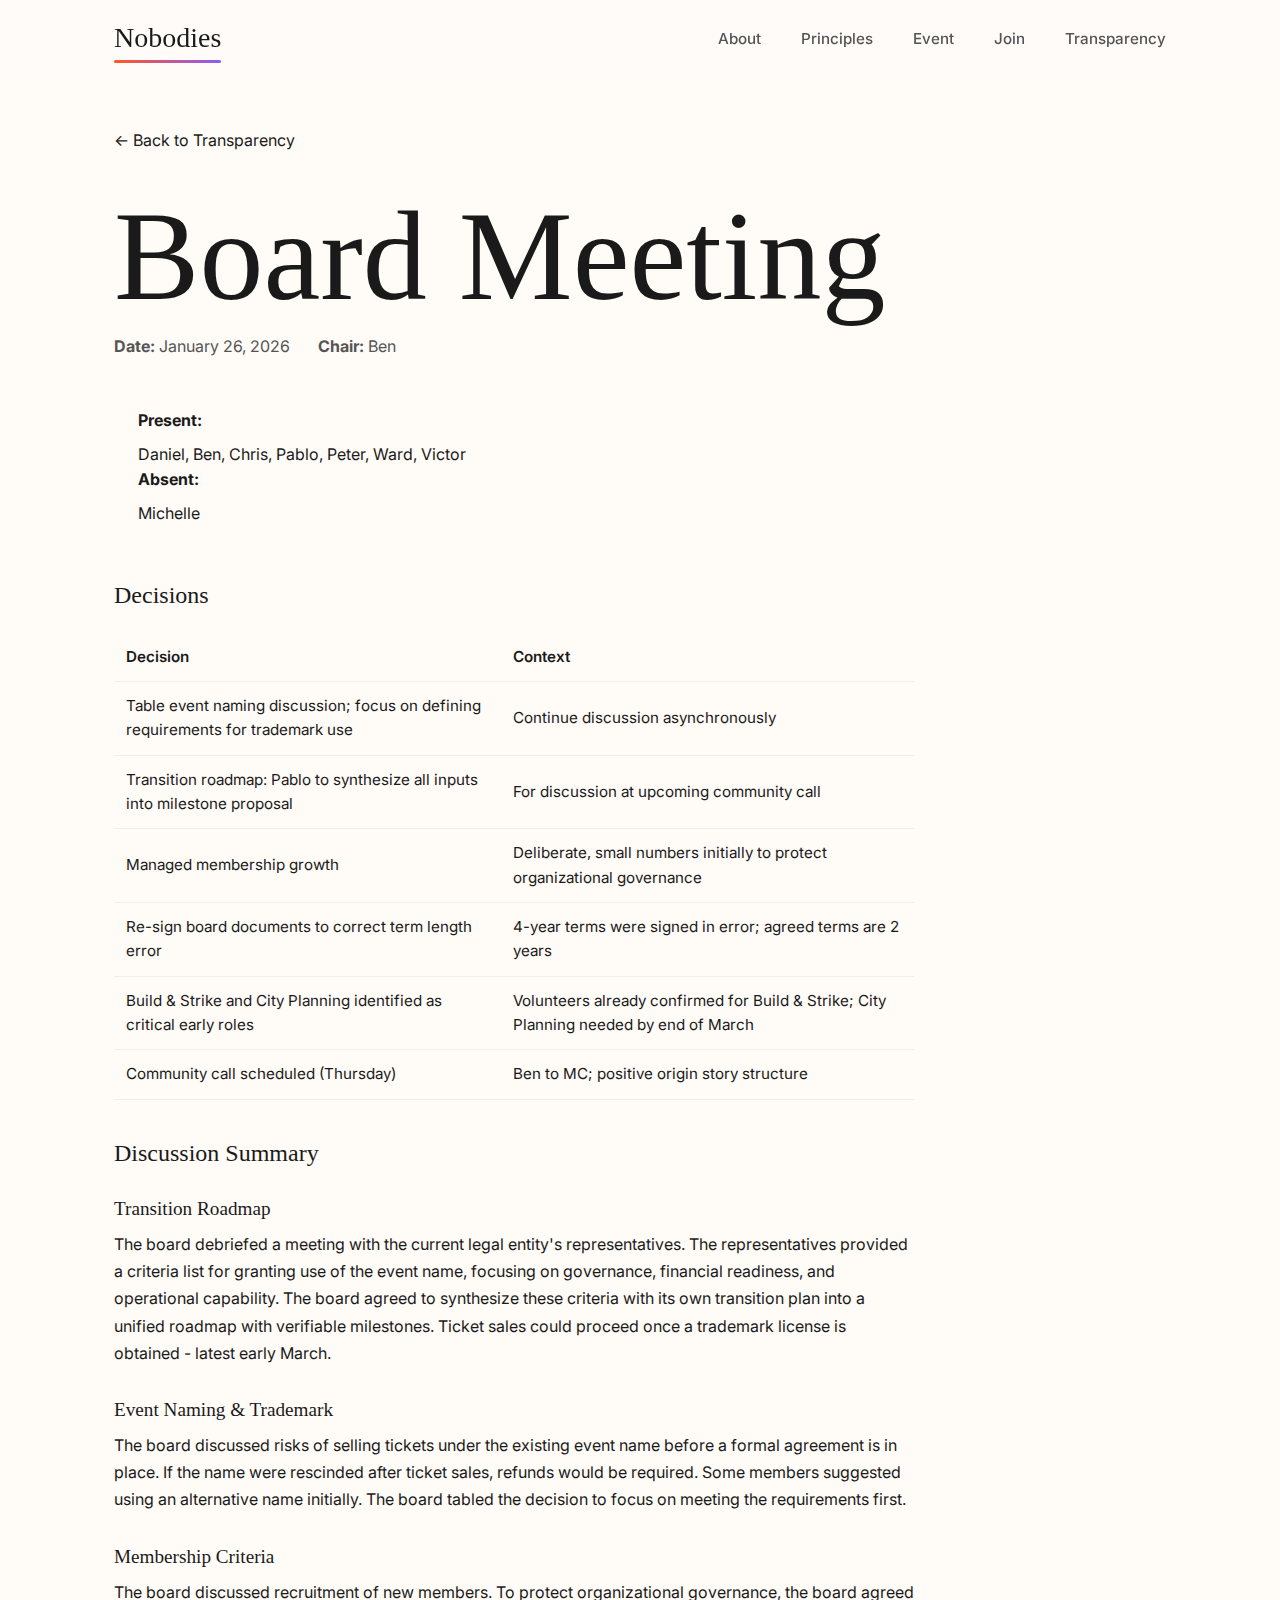
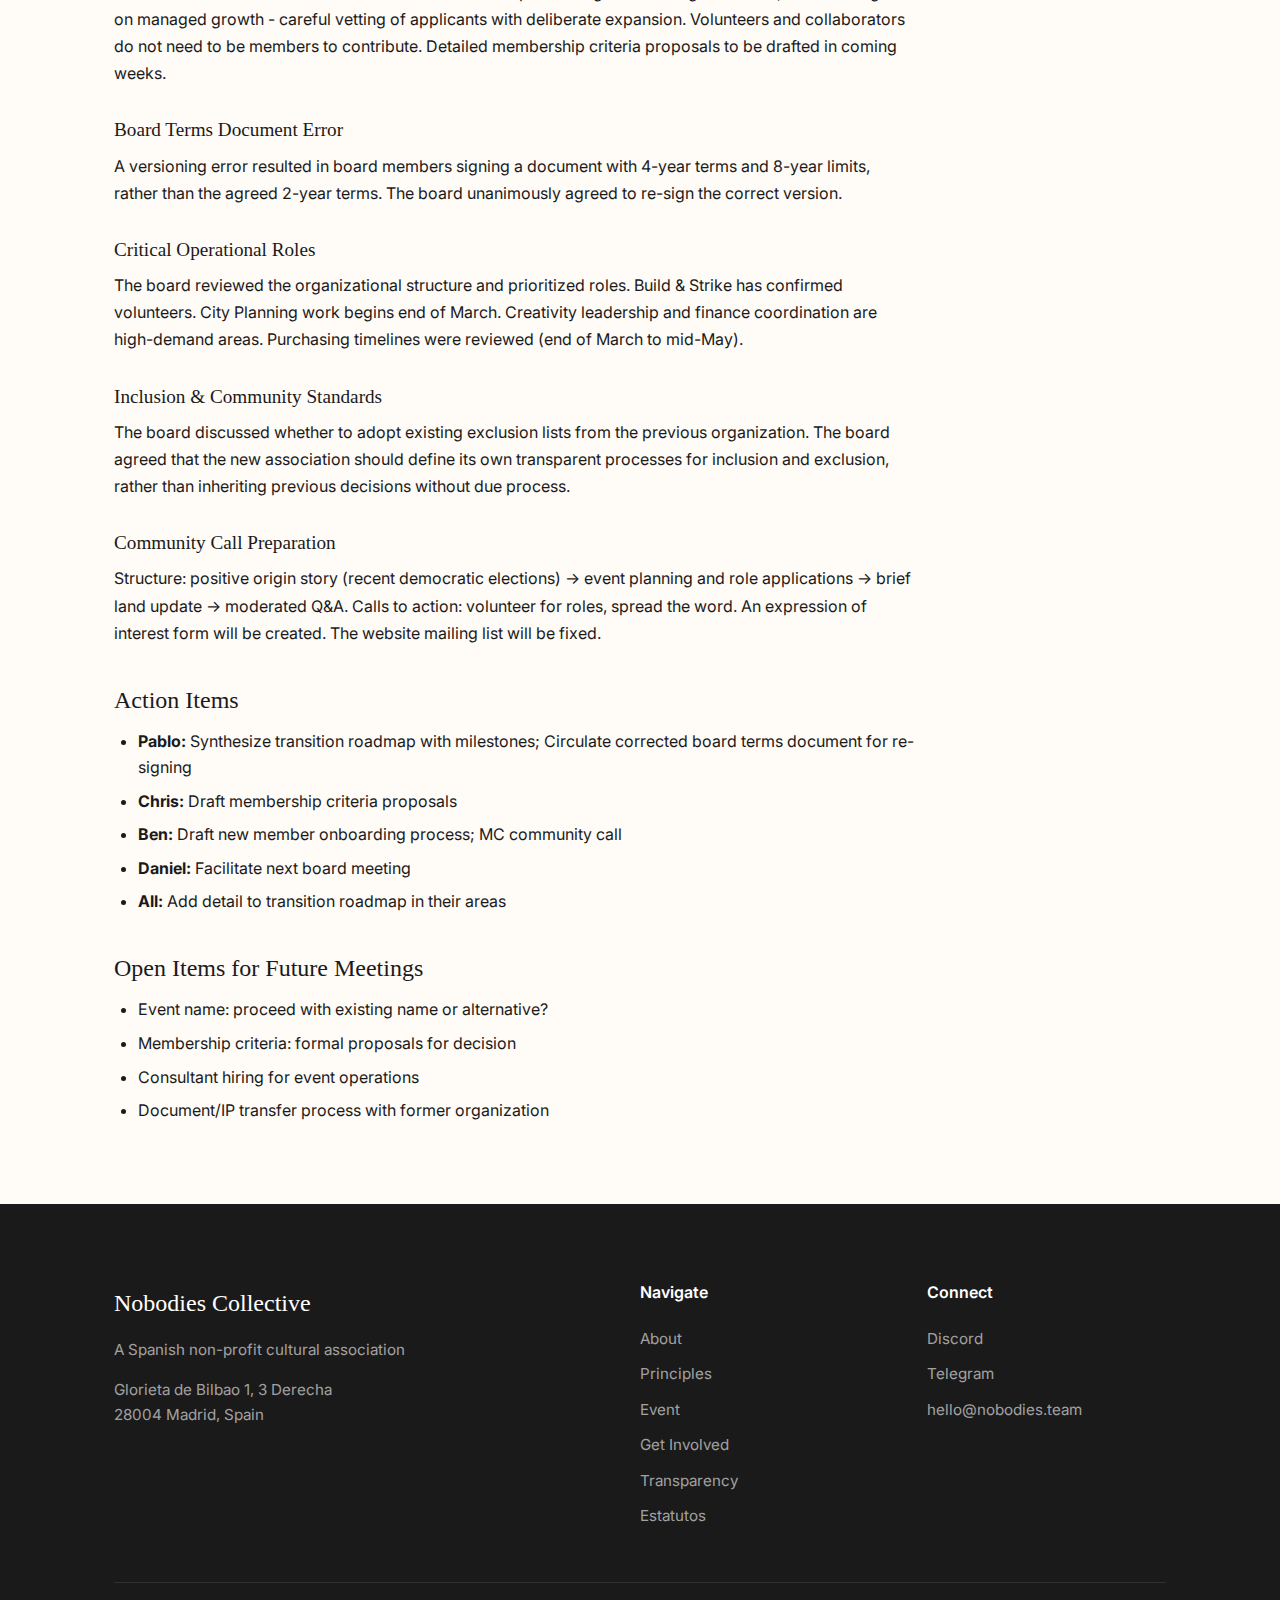
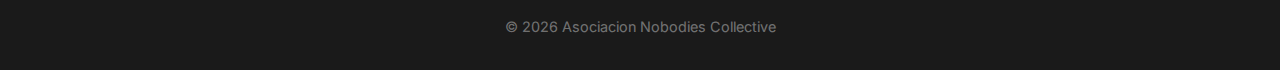
<file: transparency/2026-01-26-board.html>
<!DOCTYPE html>
<html lang="en">
<head>
    <meta charset="UTF-8">
    <meta name="viewport" content="width=device-width, initial-scale=1.0">
    <title>Board Meeting - January 26, 2026 | Nobodies Collective</title>
    <link rel="preconnect" href="https://fonts.googleapis.com">
    <link rel="preconnect" href="https://fonts.gstatic.com" crossorigin>
    <link href="https://fonts.googleapis.com/css2?family=Inter:wght@300;400;500;600;700;800&display=swap" rel="stylesheet">
    <link rel="stylesheet" href="../style.css">
    <style>
        .meeting-page { padding: 8rem 0 4rem; }
        .meeting-header { margin-bottom: 2rem; }
        .meeting-header h1 { margin-bottom: 0.5rem; }
        .meeting-meta { color: var(--color-text-muted); margin-bottom: 1rem; }
        .meeting-meta span { margin-right: 1.5rem; }
        .back-link { display: inline-block; margin-bottom: 2rem; color: var(--color-primary); text-decoration: none; }
        .back-link:hover { text-decoration: underline; }
        .meeting-content { max-width: 800px; }
        .meeting-content h2 { margin-top: 2.5rem; margin-bottom: 1rem; font-size: 1.5rem; }
        .meeting-content h3 { margin-top: 2rem; margin-bottom: 0.75rem; font-size: 1.2rem; }
        .meeting-content p { margin-bottom: 1rem; line-height: 1.7; }
        .meeting-content ul, .meeting-content ol { margin-bottom: 1rem; padding-left: 1.5rem; }
        .meeting-content li { margin-bottom: 0.5rem; line-height: 1.6; }
        .meeting-content table { width: 100%; border-collapse: collapse; margin: 1.5rem 0; font-size: 0.95rem; }
        .meeting-content th, .meeting-content td { padding: 0.75rem; text-align: left; border-bottom: 1px solid var(--color-border); }
        .meeting-content th { background: var(--color-bg-secondary); font-weight: 600; }
        .attendees { background: var(--color-bg-secondary); padding: 1rem 1.5rem; border-radius: 8px; margin-bottom: 2rem; }
        .attendees strong { display: block; margin-bottom: 0.5rem; }
    </style>
</head>
<body>
    <header class="header">
        <nav class="nav container">
            <a href="/" class="logo">Nobodies</a>
            <button class="nav-toggle" aria-label="Toggle navigation">
                <span></span>
                <span></span>
                <span></span>
            </button>
            <ul class="nav-links">
                <li><a href="/#about">About</a></li>
                <li><a href="/#principles">Principles</a></li>
                <li><a href="/#event">Event</a></li>
                <li><a href="/#join">Join</a></li>
                <li><a href="/transparency.html">Transparency</a></li>
            </ul>
        </nav>
    </header>

    <main>
        <section class="meeting-page">
            <div class="container">
                <a href="../transparency.html" class="back-link">&larr; Back to Transparency</a>

                <div class="meeting-header">
                    <h1>Board Meeting</h1>
                    <div class="meeting-meta">
                        <span><strong>Date:</strong> January 26, 2026</span>
                        <span><strong>Chair:</strong> Ben</span>
                    </div>
                </div>

                <div class="attendees">
                    <strong>Present:</strong> Daniel, Ben, Chris, Pablo, Peter, Ward, Victor
                    <br><strong>Absent:</strong> Michelle
                </div>

                <div class="meeting-content">
                    <h2>Decisions</h2>
                    <table>
                        <thead>
                            <tr>
                                <th>Decision</th>
                                <th>Context</th>
                            </tr>
                        </thead>
                        <tbody>
                            <tr>
                                <td>Table event naming discussion; focus on defining requirements for trademark use</td>
                                <td>Continue discussion asynchronously</td>
                            </tr>
                            <tr>
                                <td>Transition roadmap: Pablo to synthesize all inputs into milestone proposal</td>
                                <td>For discussion at upcoming community call</td>
                            </tr>
                            <tr>
                                <td>Managed membership growth</td>
                                <td>Deliberate, small numbers initially to protect organizational governance</td>
                            </tr>
                            <tr>
                                <td>Re-sign board documents to correct term length error</td>
                                <td>4-year terms were signed in error; agreed terms are 2 years</td>
                            </tr>
                            <tr>
                                <td>Build & Strike and City Planning identified as critical early roles</td>
                                <td>Volunteers already confirmed for Build & Strike; City Planning needed by end of March</td>
                            </tr>
                            <tr>
                                <td>Community call scheduled (Thursday)</td>
                                <td>Ben to MC; positive origin story structure</td>
                            </tr>
                        </tbody>
                    </table>

                    <h2>Discussion Summary</h2>

                    <h3>Transition Roadmap</h3>
                    <p>The board debriefed a meeting with the current legal entity's representatives. The representatives provided a criteria list for granting use of the event name, focusing on governance, financial readiness, and operational capability. The board agreed to synthesize these criteria with its own transition plan into a unified roadmap with verifiable milestones. Ticket sales could proceed once a trademark license is obtained - latest early March.</p>

                    <h3>Event Naming & Trademark</h3>
                    <p>The board discussed risks of selling tickets under the existing event name before a formal agreement is in place. If the name were rescinded after ticket sales, refunds would be required. Some members suggested using an alternative name initially. The board tabled the decision to focus on meeting the requirements first.</p>

                    <h3>Membership Criteria</h3>
                    <p>The board discussed recruitment of new members. To protect organizational governance, the board agreed on managed growth - careful vetting of applicants with deliberate expansion. Volunteers and collaborators do not need to be members to contribute. Detailed membership criteria proposals to be drafted in coming weeks.</p>

                    <h3>Board Terms Document Error</h3>
                    <p>A versioning error resulted in board members signing a document with 4-year terms and 8-year limits, rather than the agreed 2-year terms. The board unanimously agreed to re-sign the correct version.</p>

                    <h3>Critical Operational Roles</h3>
                    <p>The board reviewed the organizational structure and prioritized roles. Build & Strike has confirmed volunteers. City Planning work begins end of March. Creativity leadership and finance coordination are high-demand areas. Purchasing timelines were reviewed (end of March to mid-May).</p>

                    <h3>Inclusion & Community Standards</h3>
                    <p>The board discussed whether to adopt existing exclusion lists from the previous organization. The board agreed that the new association should define its own transparent processes for inclusion and exclusion, rather than inheriting previous decisions without due process.</p>

                    <h3>Community Call Preparation</h3>
                    <p>Structure: positive origin story (recent democratic elections) -> event planning and role applications -> brief land update -> moderated Q&A. Calls to action: volunteer for roles, spread the word. An expression of interest form will be created. The website mailing list will be fixed.</p>

                    <h2>Action Items</h2>
                    <ul>
                        <li><strong>Pablo:</strong> Synthesize transition roadmap with milestones; Circulate corrected board terms document for re-signing</li>
                        <li><strong>Chris:</strong> Draft membership criteria proposals</li>
                        <li><strong>Ben:</strong> Draft new member onboarding process; MC community call</li>
                        <li><strong>Daniel:</strong> Facilitate next board meeting</li>
                        <li><strong>All:</strong> Add detail to transition roadmap in their areas</li>
                    </ul>

                    <h2>Open Items for Future Meetings</h2>
                    <ul>
                        <li>Event name: proceed with existing name or alternative?</li>
                        <li>Membership criteria: formal proposals for decision</li>
                        <li>Consultant hiring for event operations</li>
                        <li>Document/IP transfer process with former organization</li>
                    </ul>
                </div>
            </div>
        </section>
    </main>

    <footer class="footer">
        <div class="container">
            <div class="footer-grid">
                <div class="footer-brand">
                    <span class="footer-logo">Nobodies Collective</span>
                    <p>A Spanish non-profit cultural association</p>
                    <p class="footer-address">Glorieta de Bilbao 1, 3 Derecha<br>28004 Madrid, Spain</p>
                </div>
                <div class="footer-links">
                    <h4>Navigate</h4>
                    <a href="/#about">About</a>
                    <a href="/#principles">Principles</a>
                    <a href="/#event">Event</a>
                    <a href="/#join">Get Involved</a>
                    <a href="/transparency.html">Transparency</a>
                    <a href="/estatutos.html">Estatutos</a>
                </div>
                <div class="footer-connect">
                    <h4>Connect</h4>
                    <a href="https://discord.gg/Xmj6YbFwSM" target="_blank">Discord</a>
                    <a href="https://t.me/nobodiescollective" target="_blank">Telegram</a>
                    <a href="mailto:hello@nobodies.team">hello@nobodies.team</a>
                </div>
            </div>
            <div class="footer-bottom">
                <p>&copy; 2026 Asociacion Nobodies Collective</p>
            </div>
        </div>
    </footer>

    <script src="../script.js"></script>
</body>
</html>
</file>
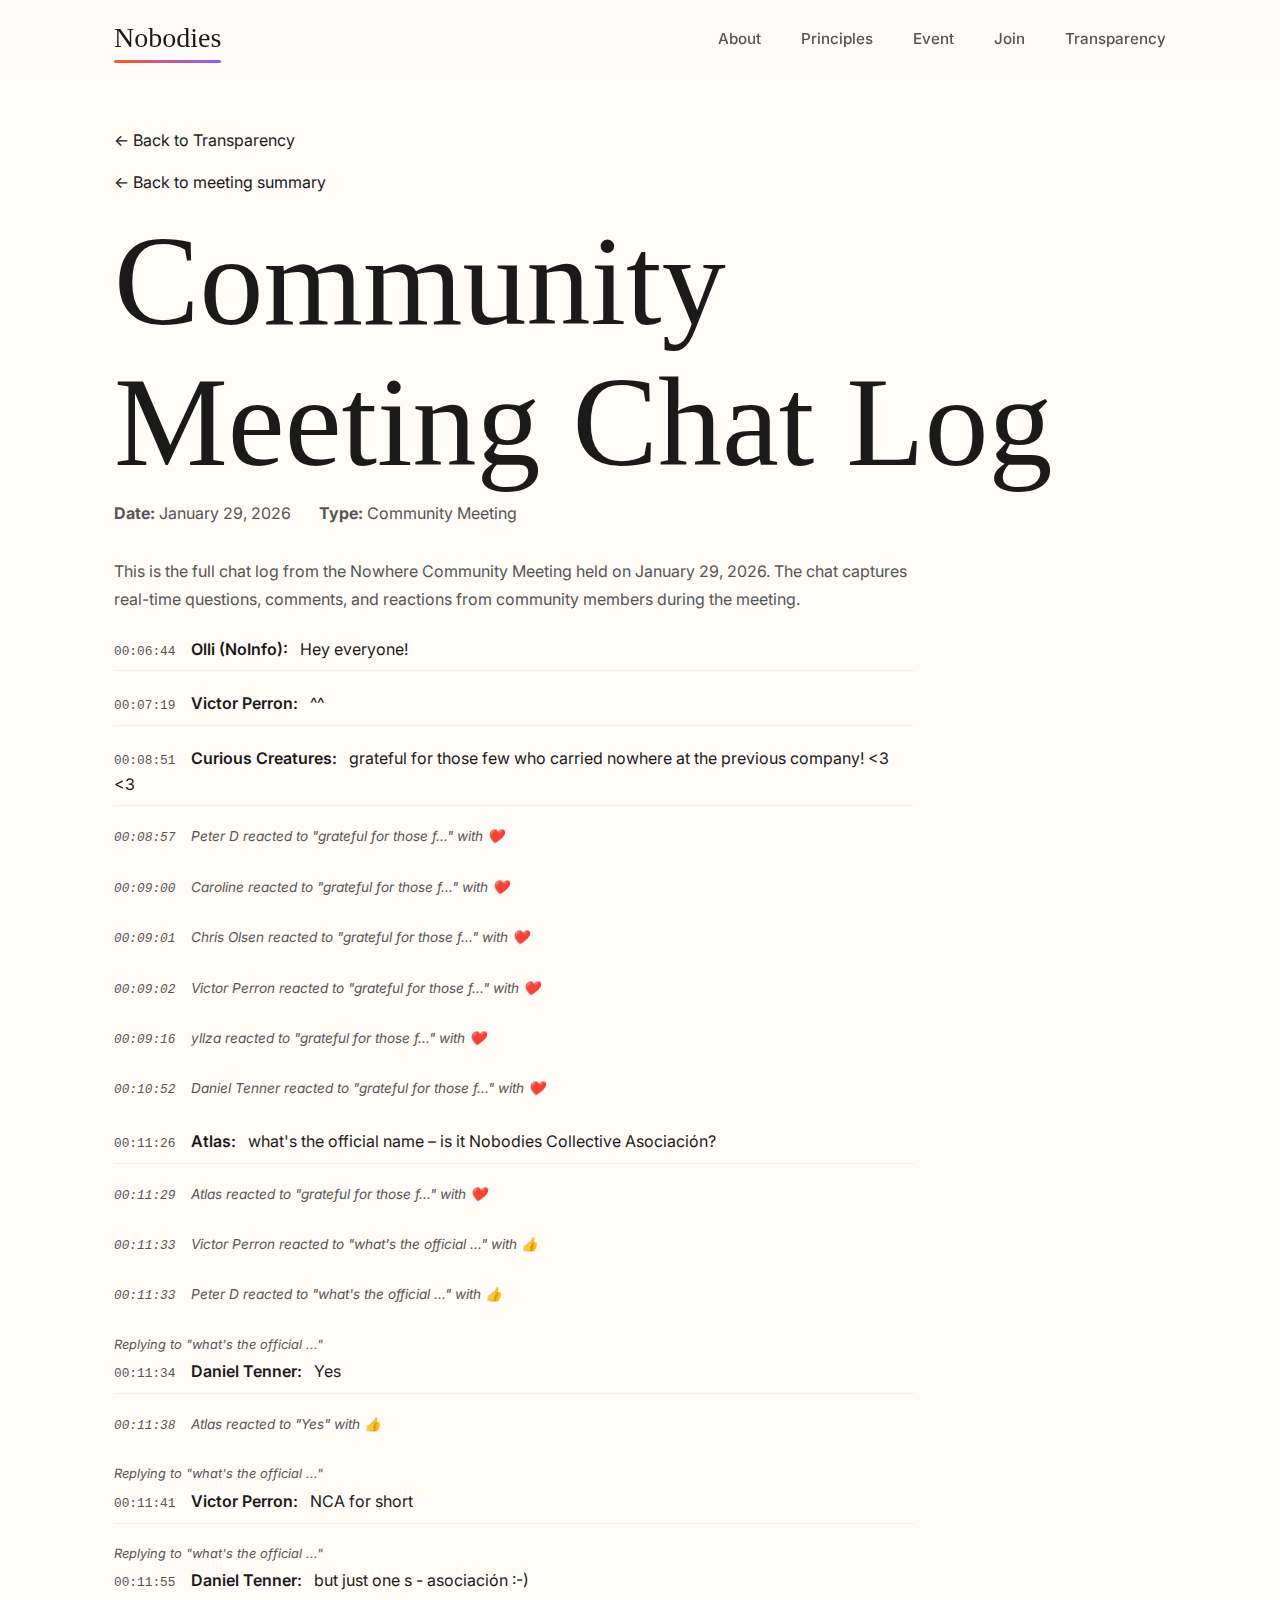
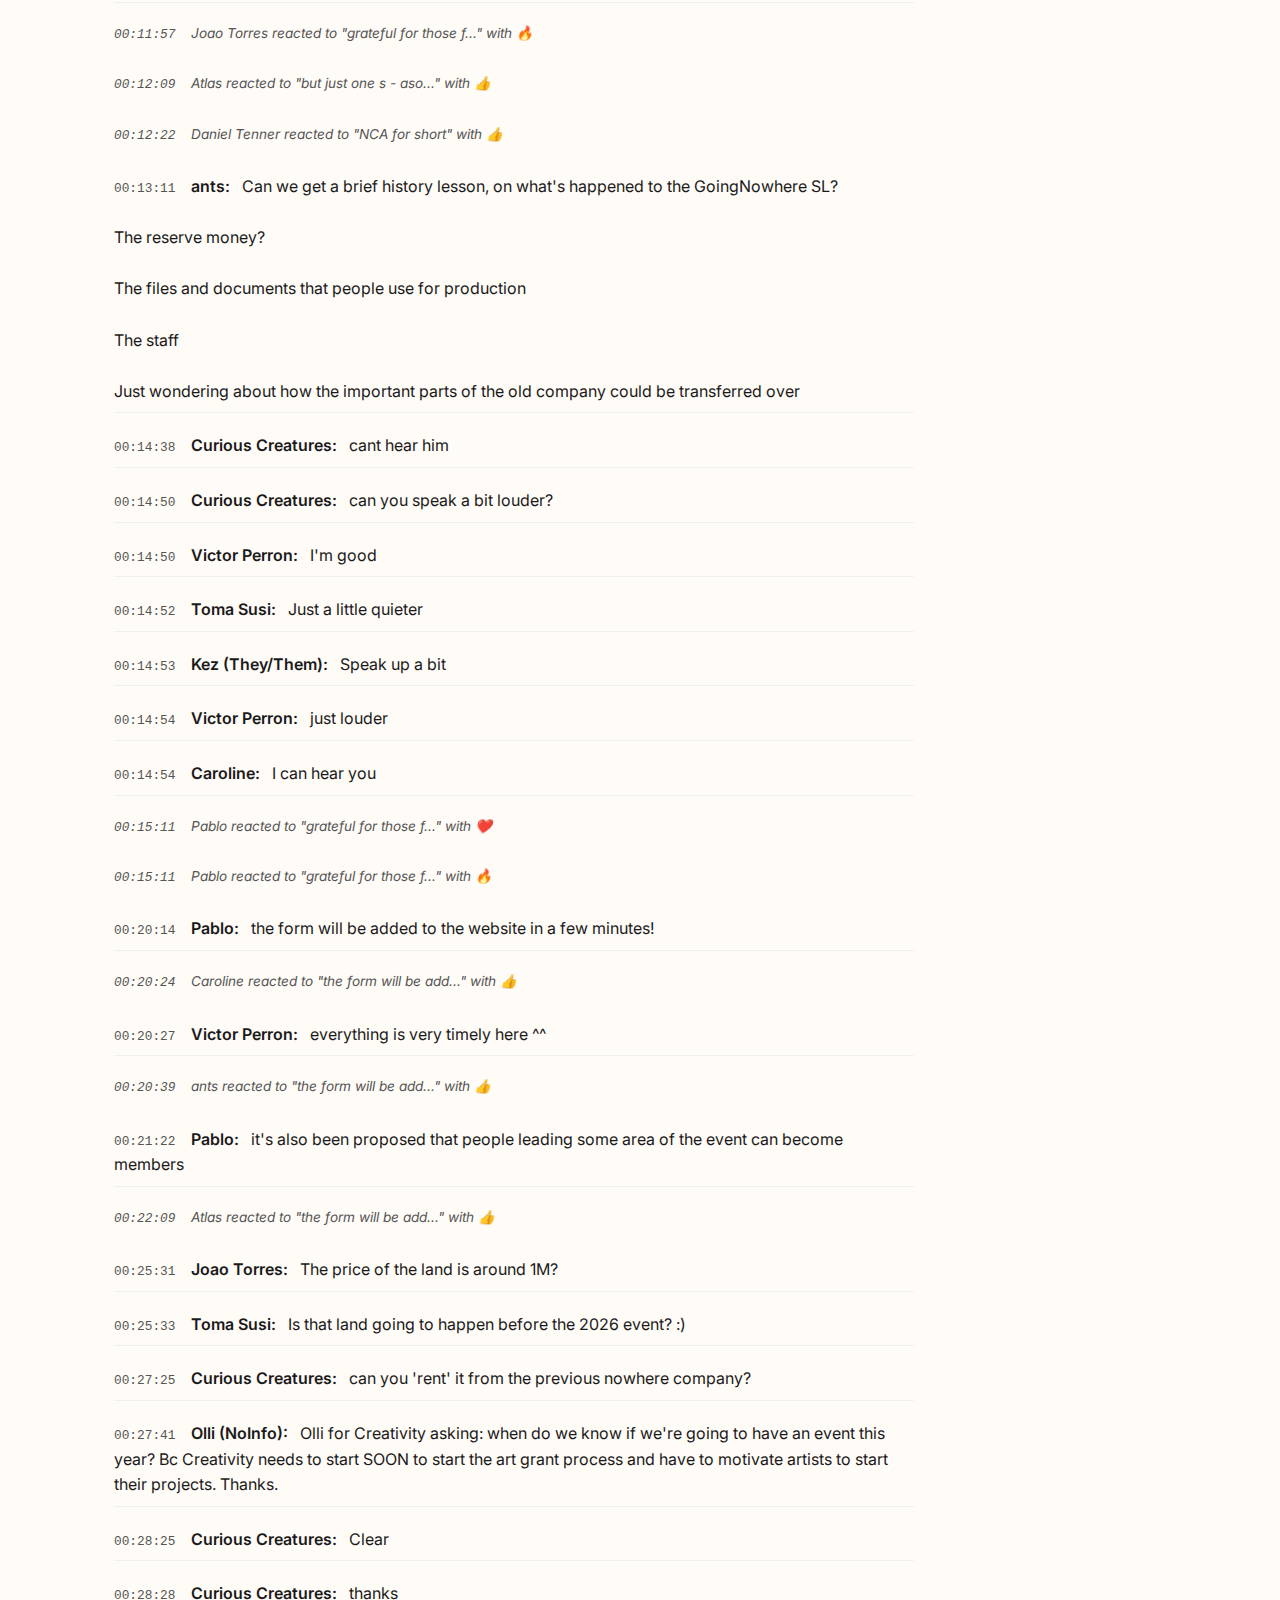
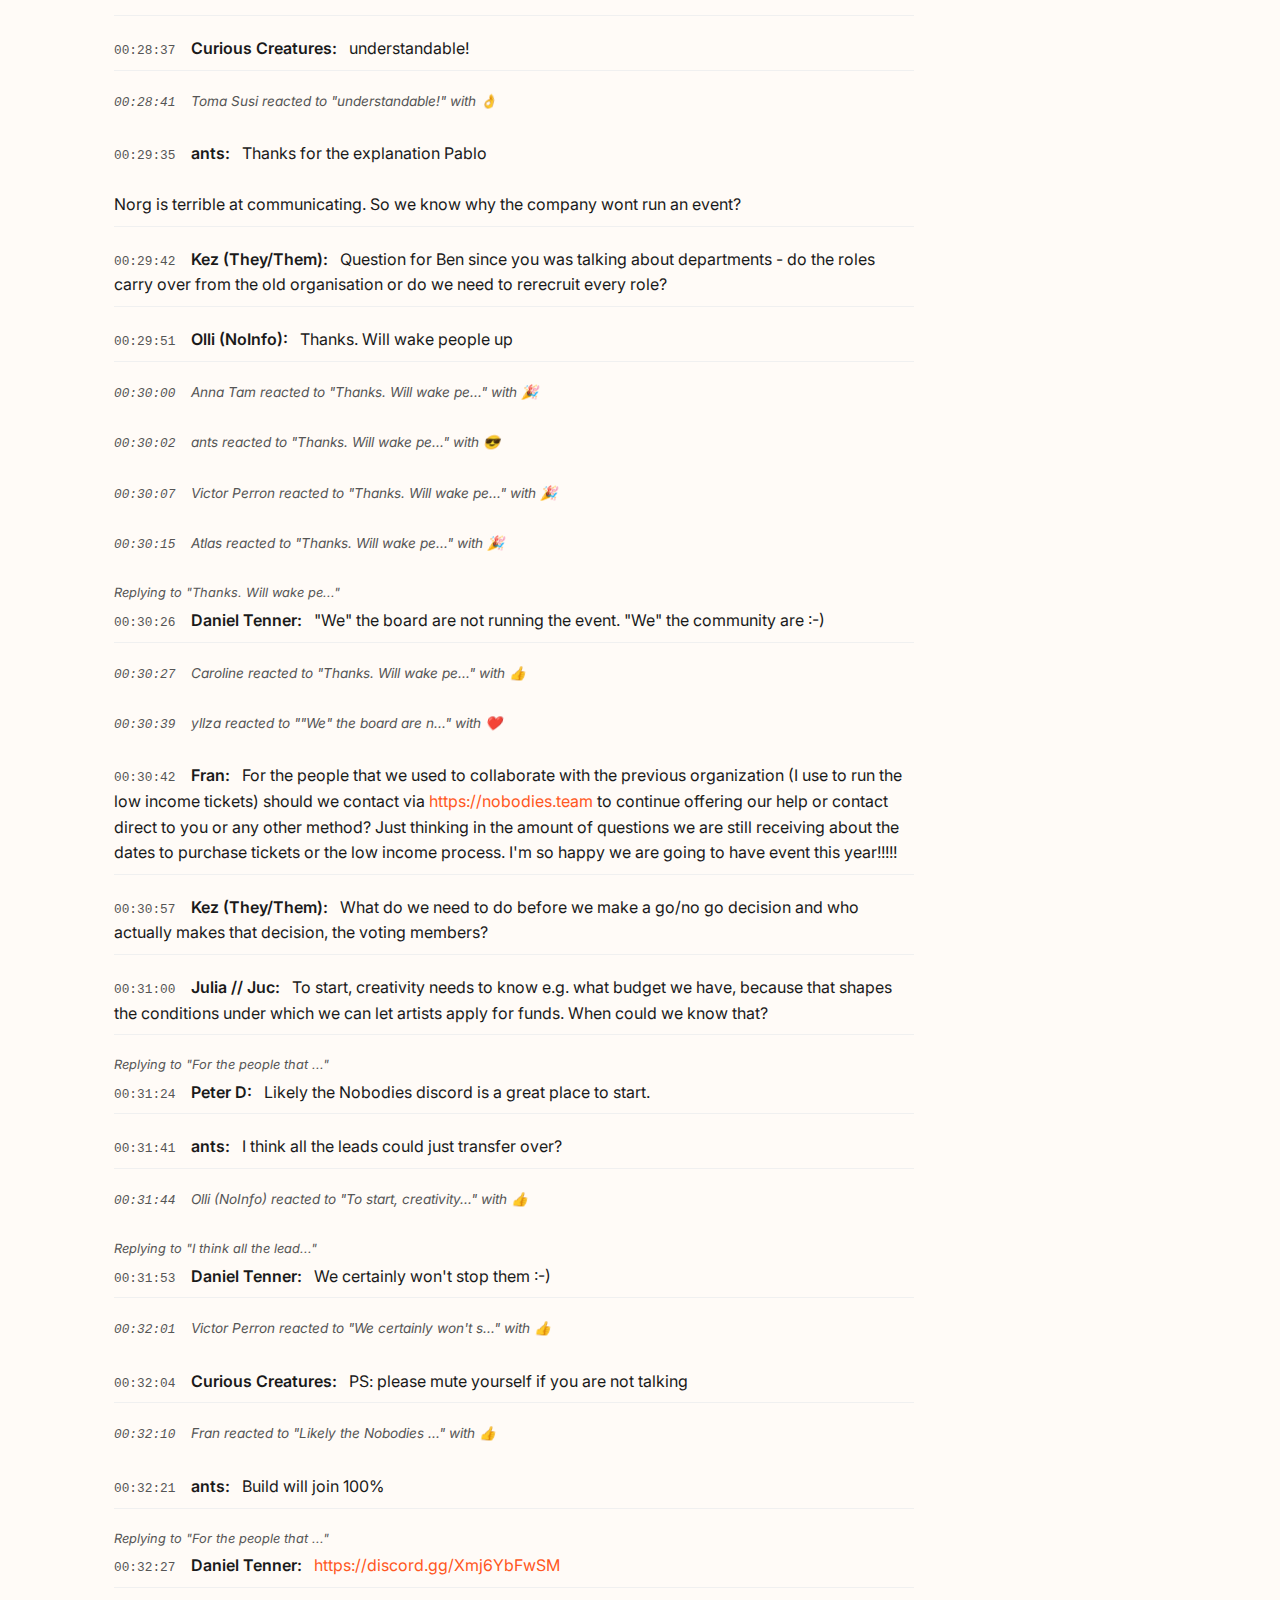
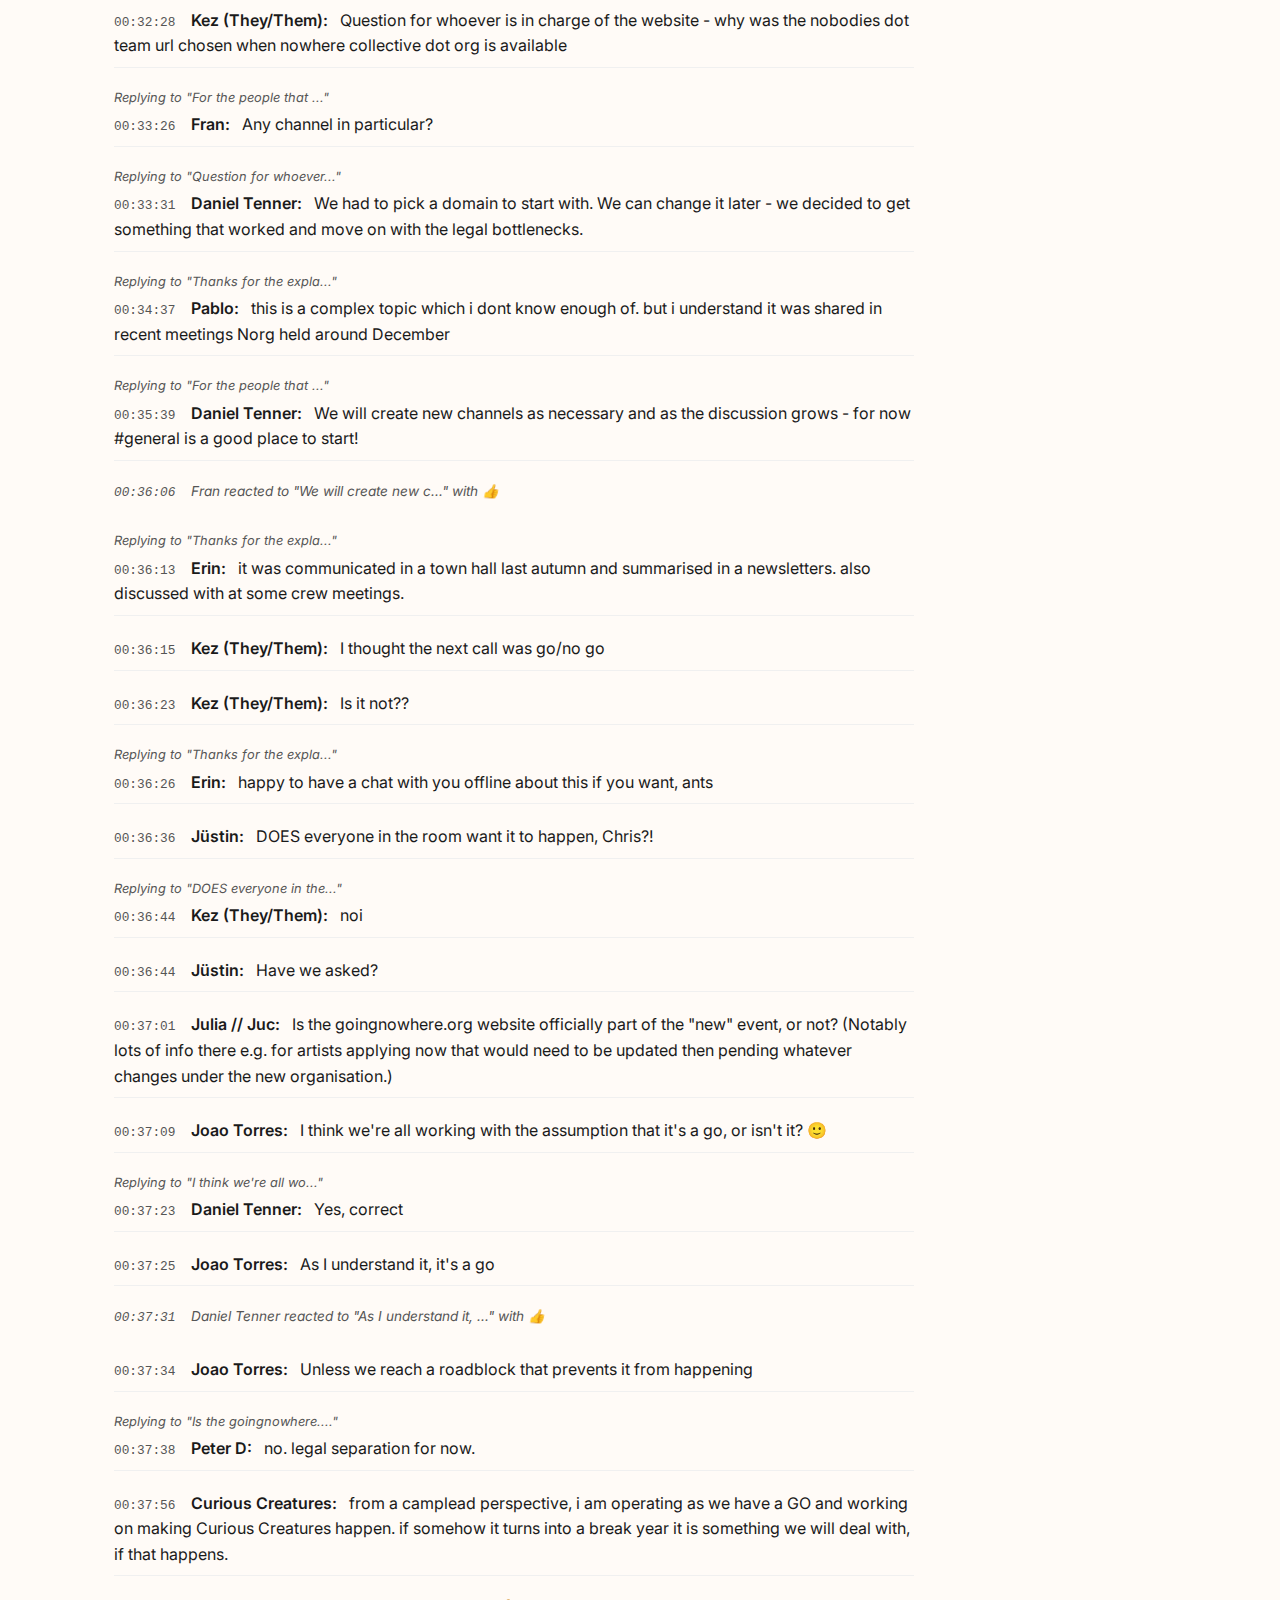
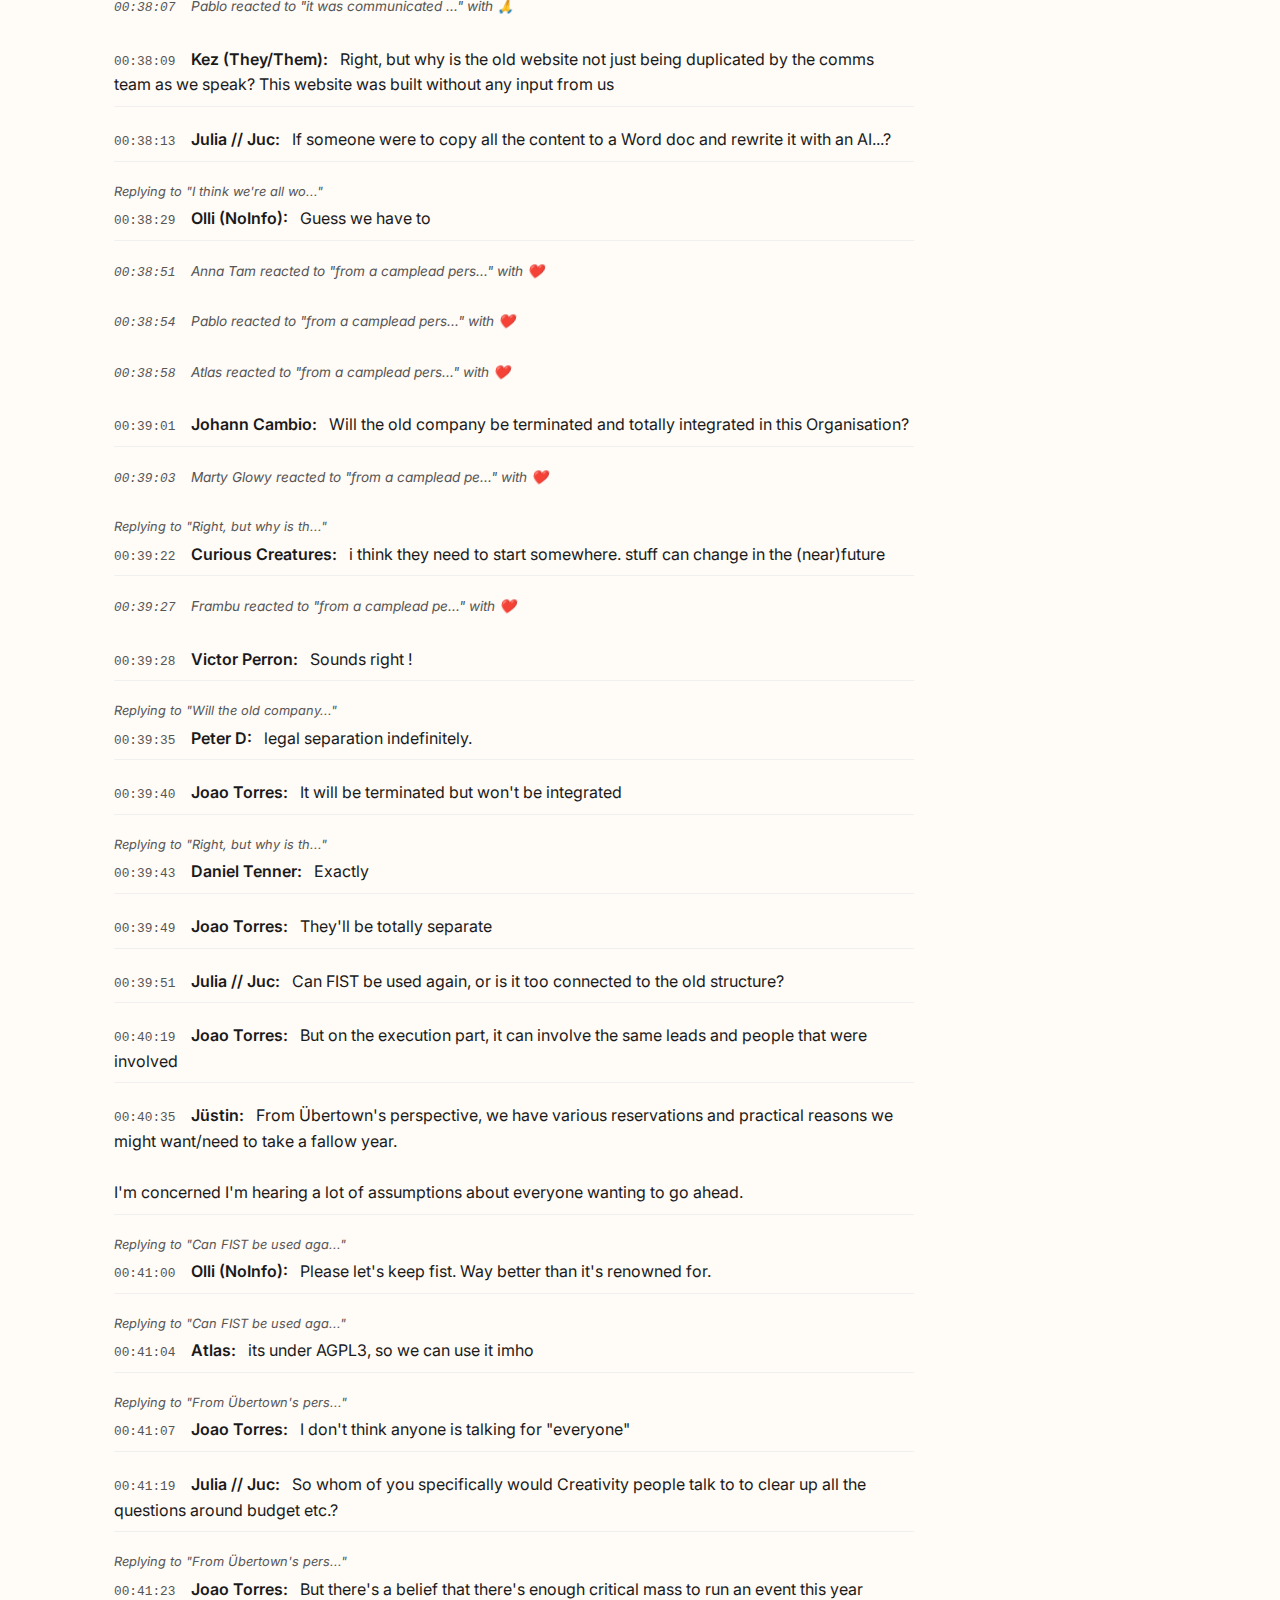
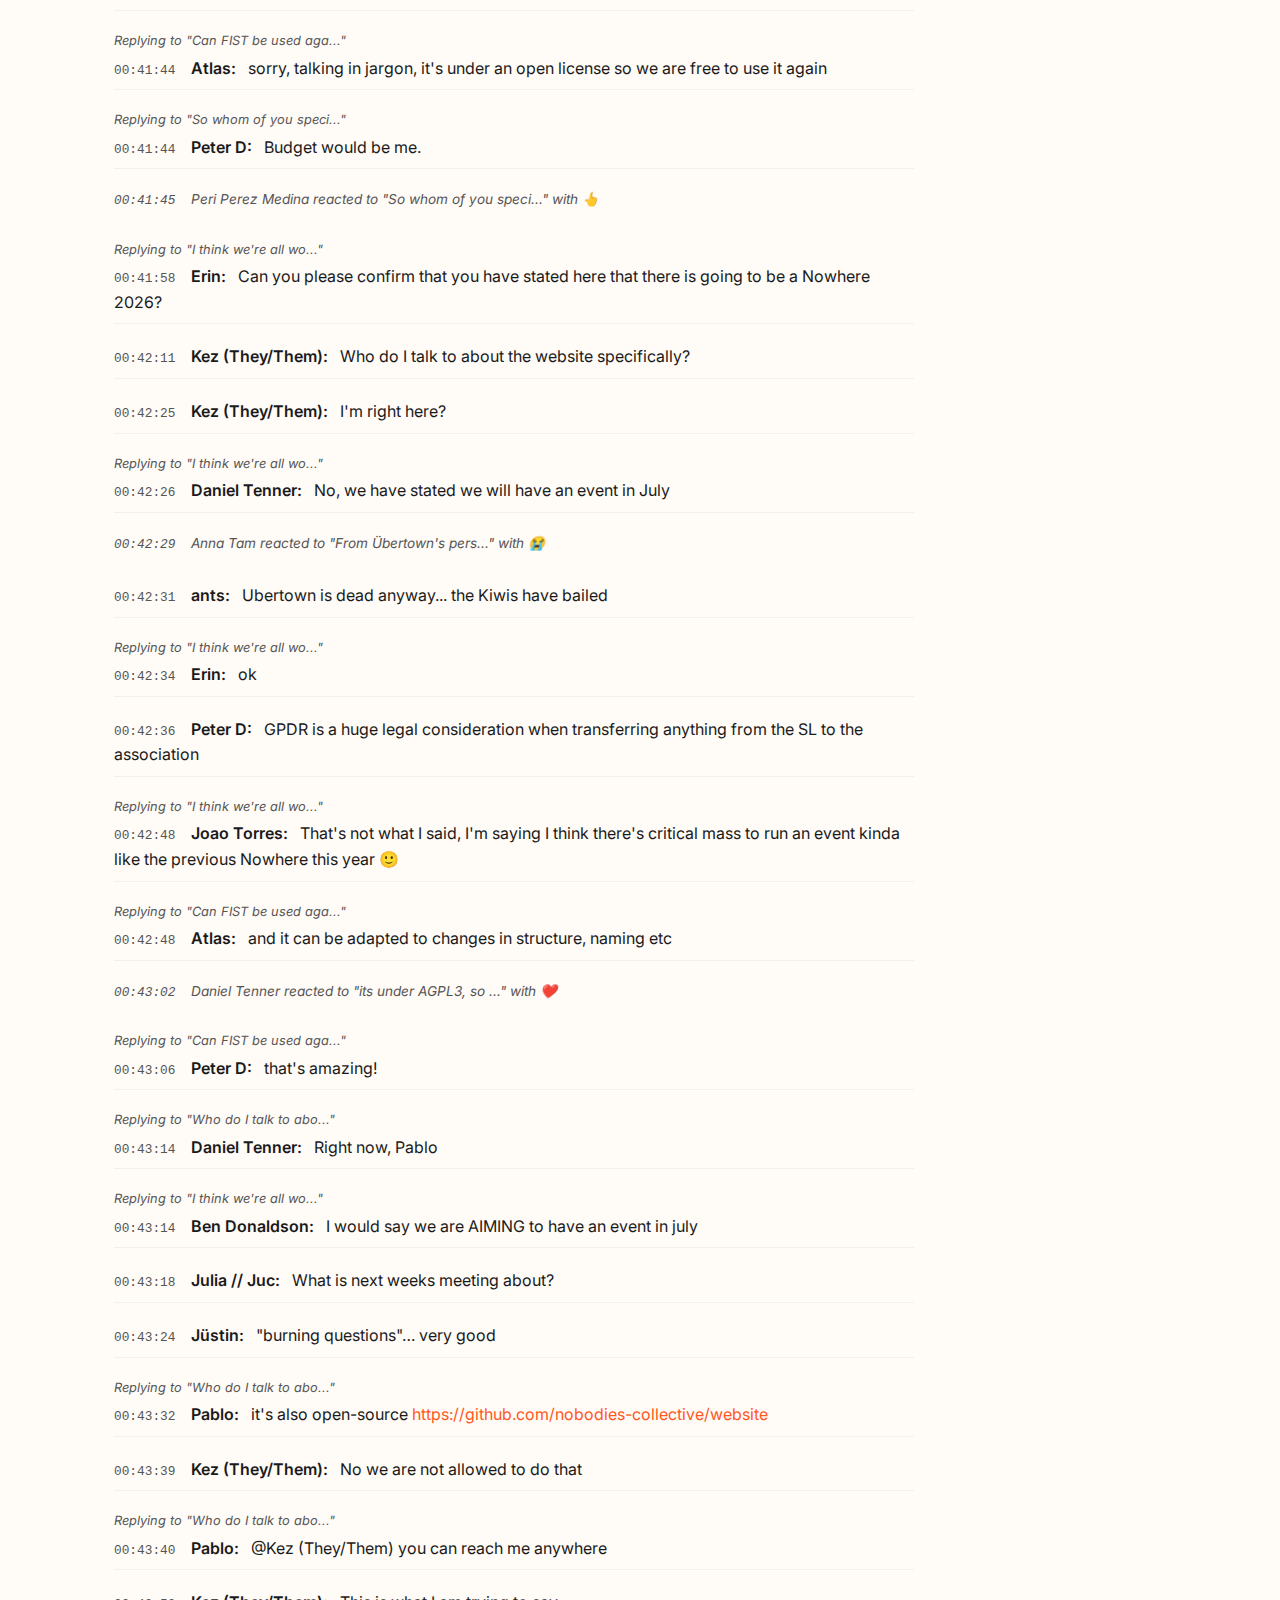
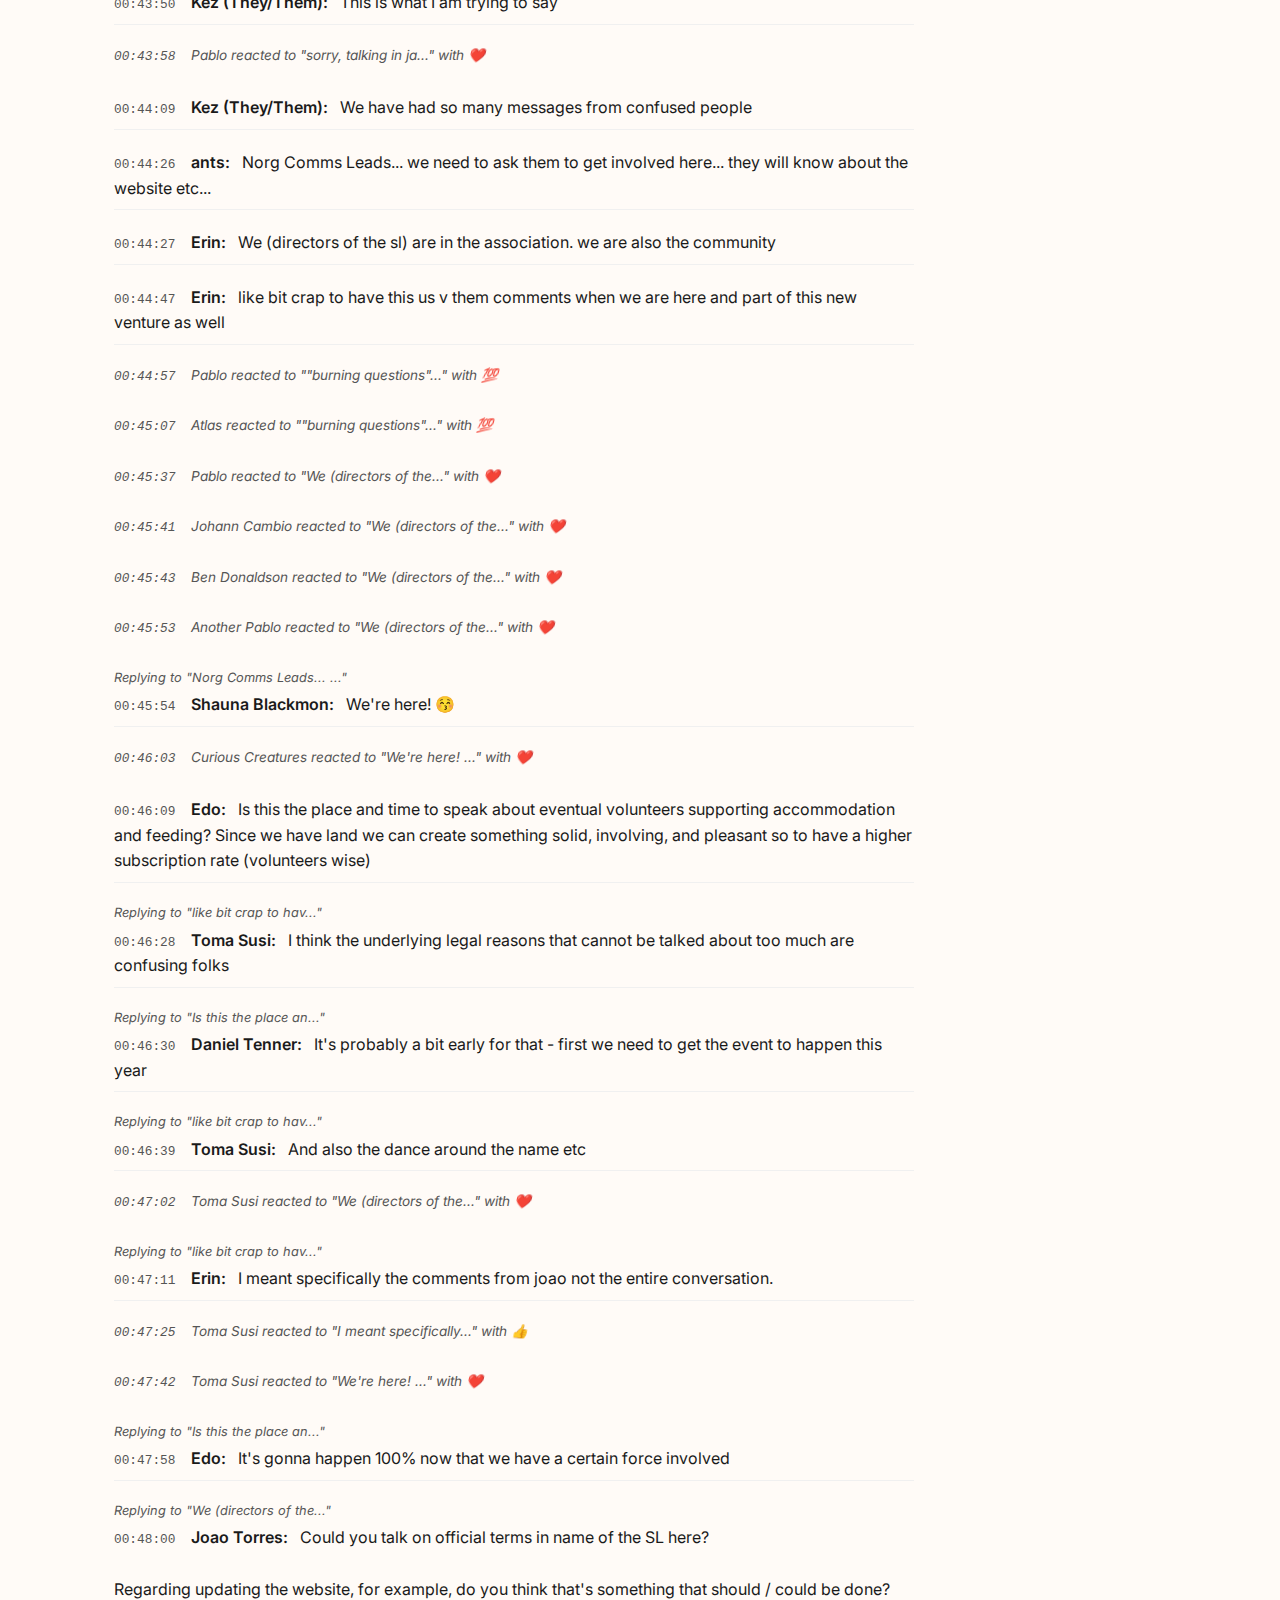
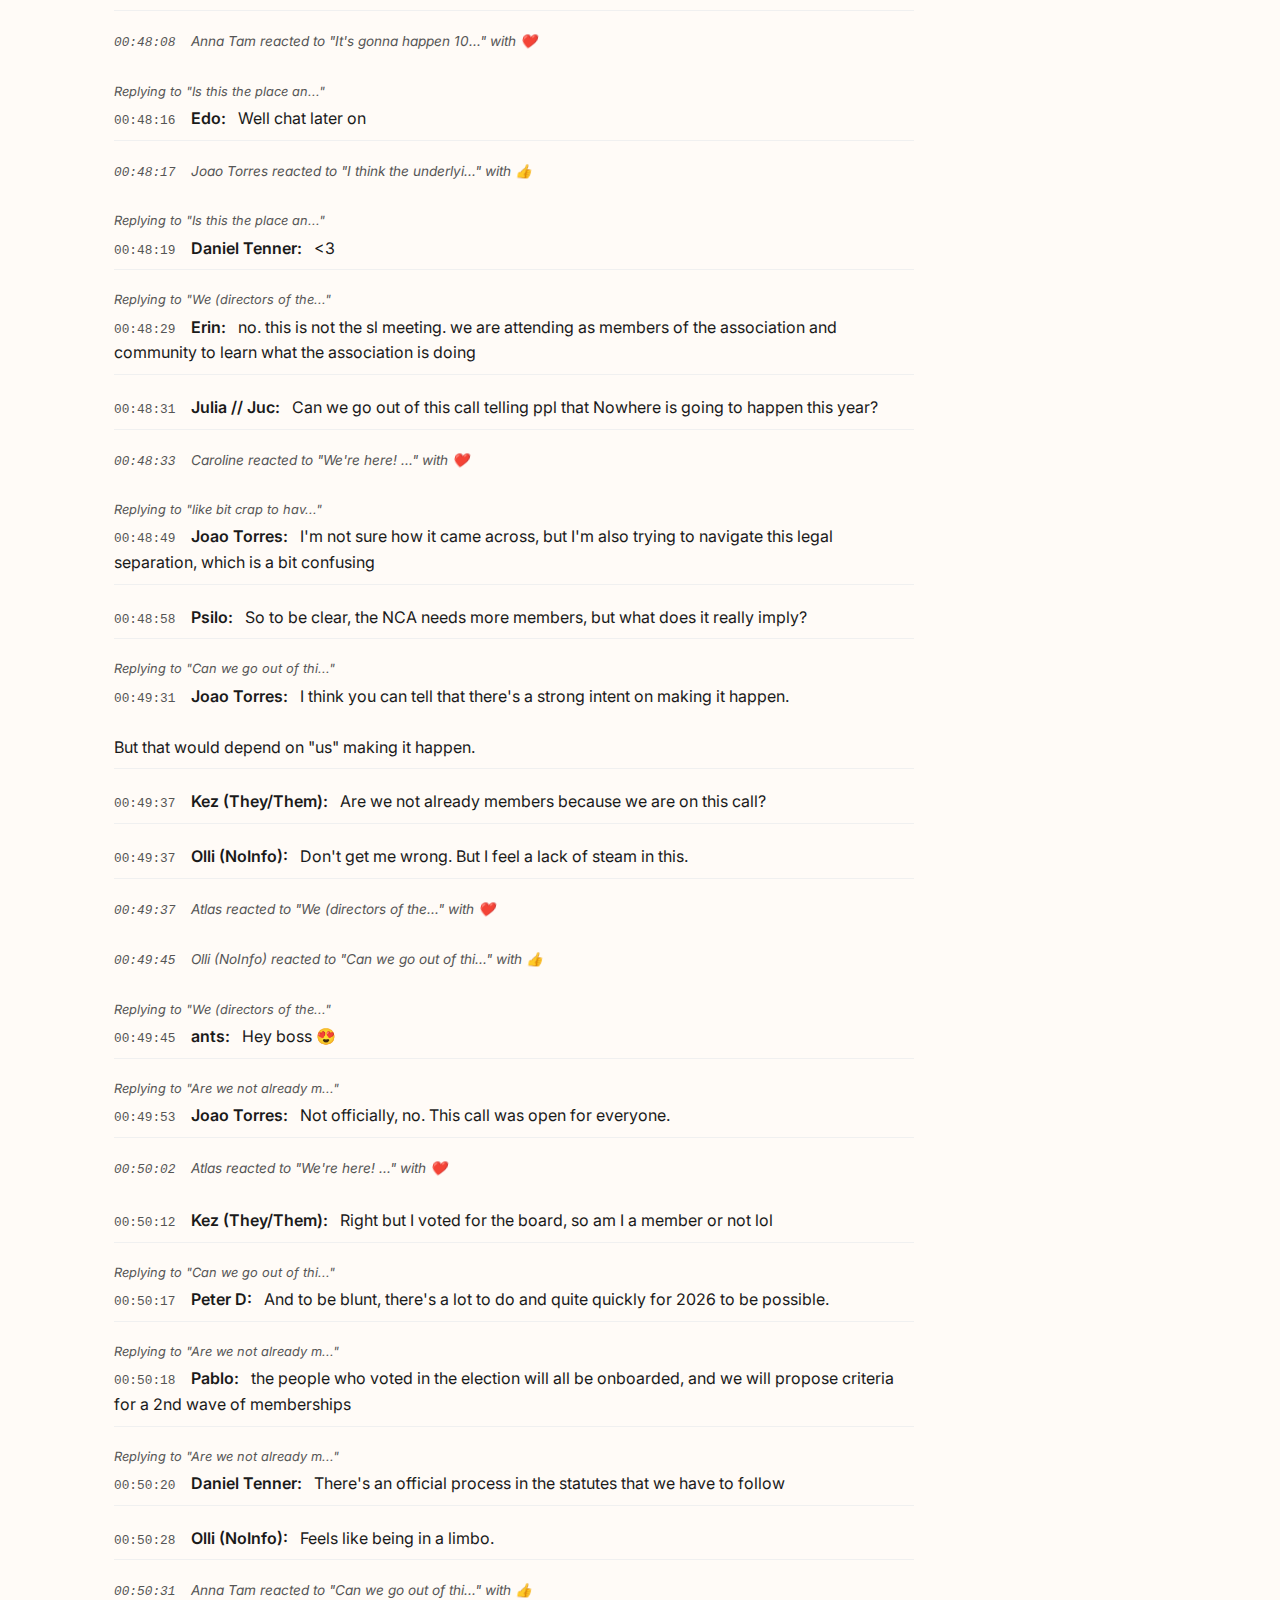
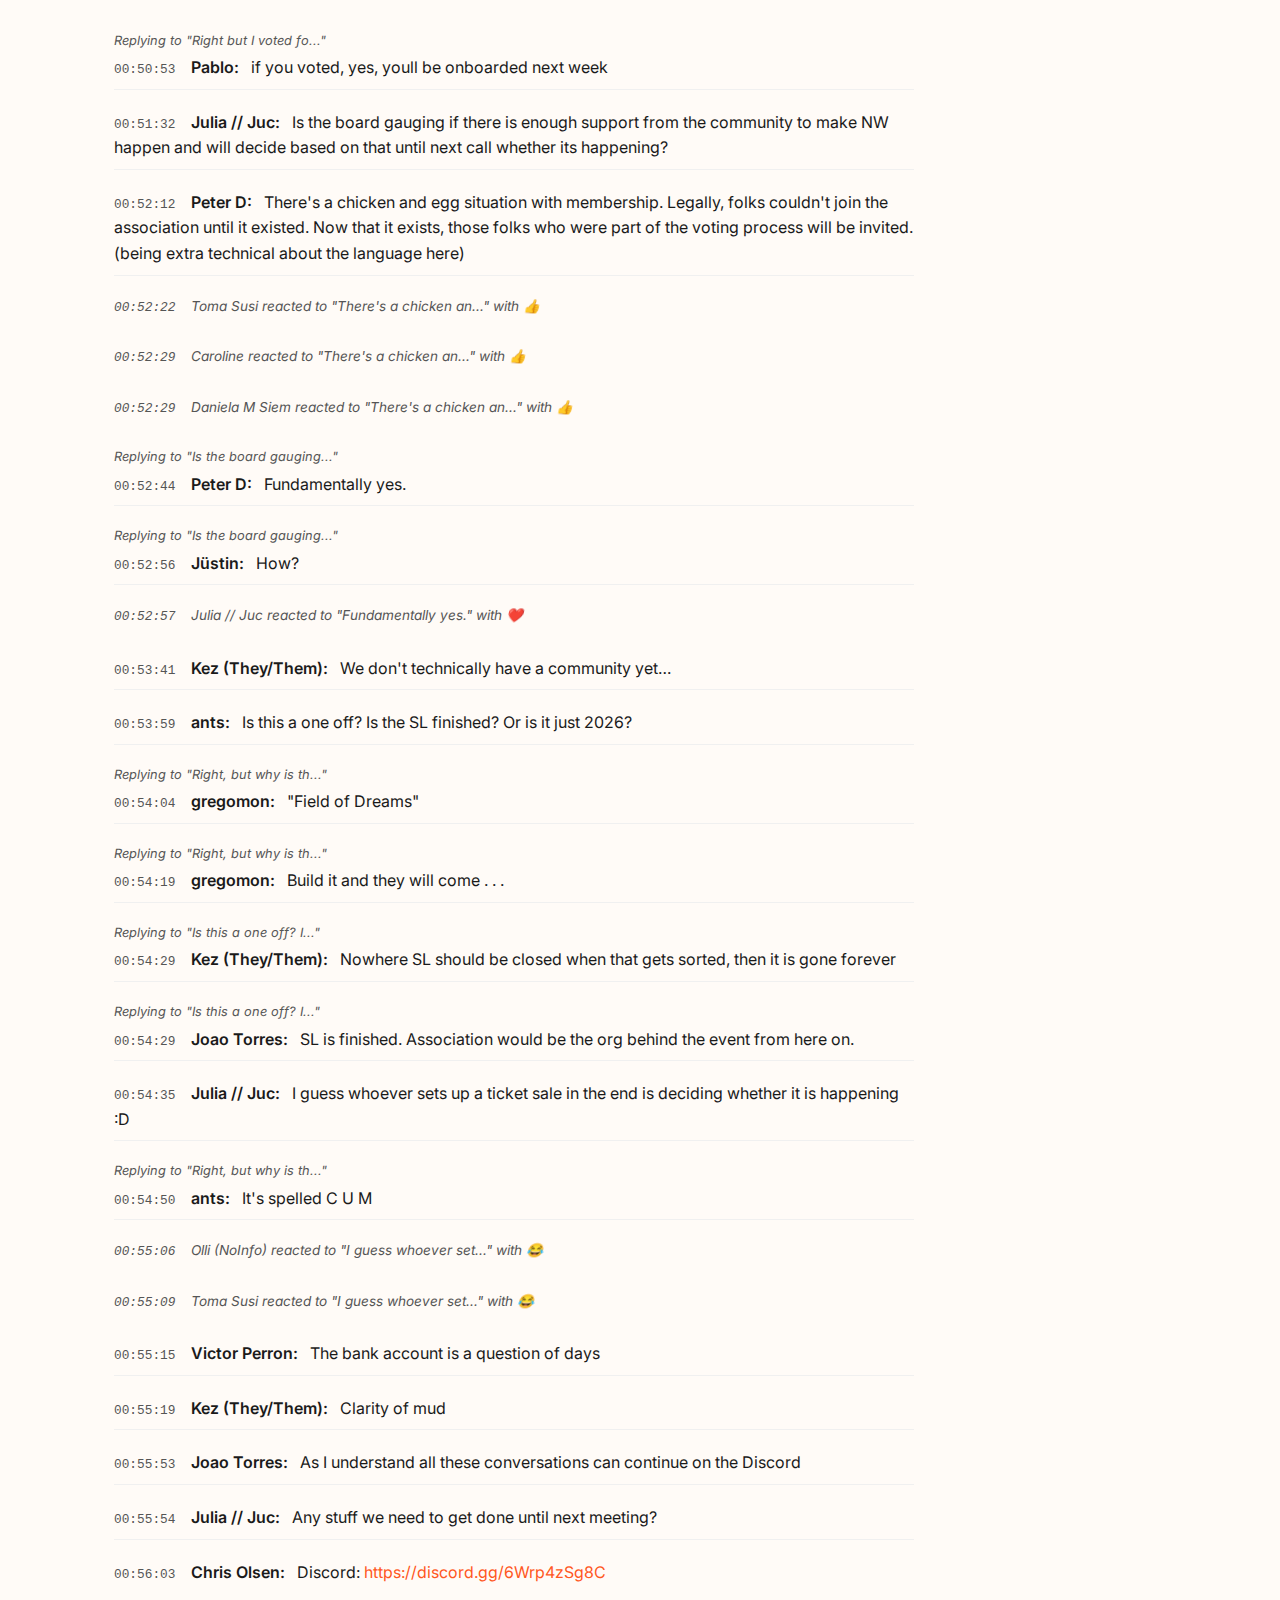
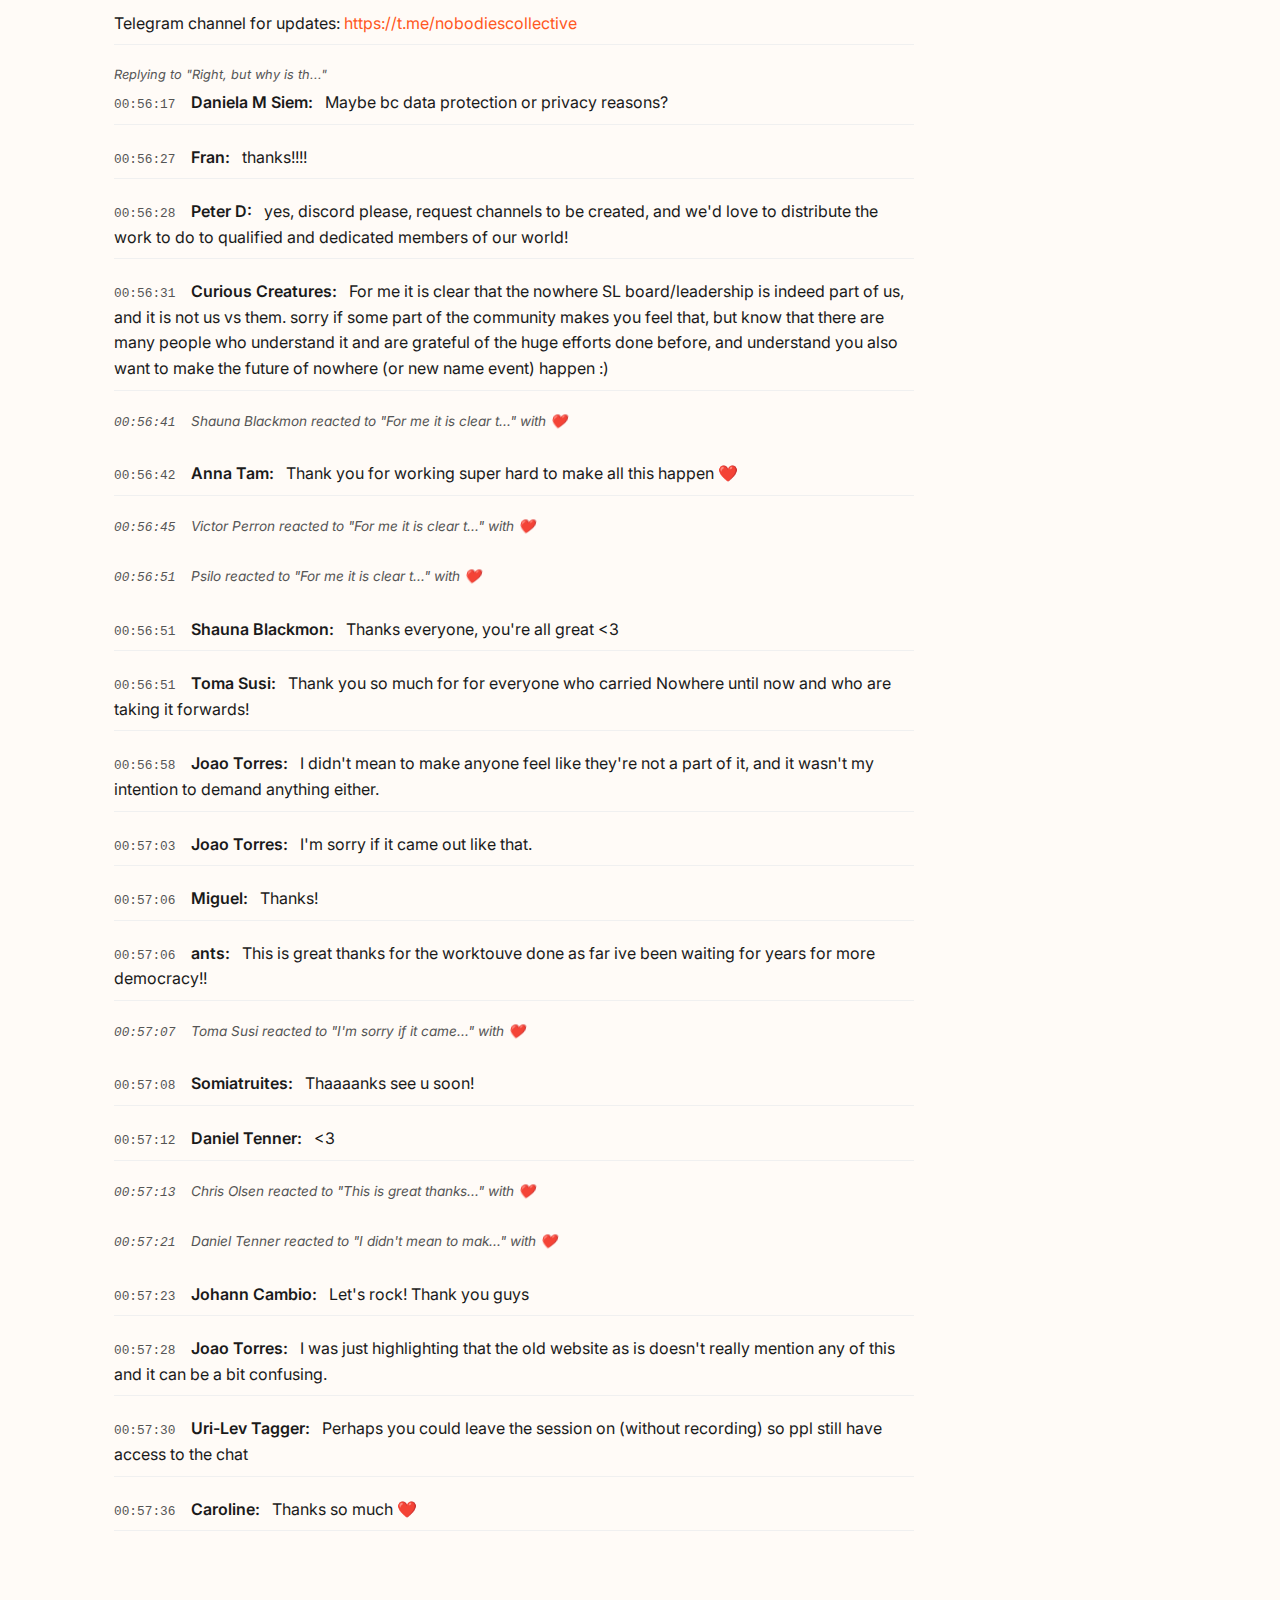
<file: transparency/2026-01-29-community-chat.html>
<!DOCTYPE html>
<html lang="en">
<head>
    <meta charset="UTF-8">
    <meta name="viewport" content="width=device-width, initial-scale=1.0">
    <title>Community Meeting Chat Log - January 29, 2026 | Nobodies Collective</title>
    <link rel="preconnect" href="https://fonts.googleapis.com">
    <link rel="preconnect" href="https://fonts.gstatic.com" crossorigin>
    <link href="https://fonts.googleapis.com/css2?family=Inter:wght@300;400;500;600;700;800&display=swap" rel="stylesheet">
    <link rel="stylesheet" href="../style.css">
    <style>
        .meeting-page { padding: 8rem 0 4rem; }
        .meeting-header { margin-bottom: 2rem; }
        .meeting-header h1 { margin-bottom: 0.5rem; }
        .meeting-meta { color: var(--color-text-muted); margin-bottom: 1rem; }
        .meeting-meta span { margin-right: 1.5rem; }
        .back-link { display: inline-block; margin-bottom: 1rem; color: var(--color-primary); text-decoration: none; }
        .back-link:hover { text-decoration: underline; }
        .meeting-content { max-width: 800px; }
        .meeting-content h2 { margin-top: 2.5rem; margin-bottom: 1rem; font-size: 1.5rem; }
        .meeting-content p { margin-bottom: 1rem; line-height: 1.7; }
        .chat-message { margin-bottom: 0.75rem; padding: 0.5rem 0; border-bottom: 1px solid #f0f0f0; }
        .chat-time { color: var(--color-text-muted); font-size: 0.8rem; margin-right: 0.75rem; font-family: monospace; }
        .chat-sender { font-weight: 600; margin-right: 0.5rem; }
        .chat-text { line-height: 1.6; }
        .chat-reaction { font-size: 0.85rem; color: var(--color-text-muted); font-style: italic; border-bottom: none; }
        .chat-reply-context { font-size: 0.8rem; color: var(--color-text-muted); font-style: italic; display: block; margin-bottom: 0.25rem; }
        .chat-intro { margin-bottom: 2rem; line-height: 1.7; color: var(--color-text-muted); }
    </style>
</head>
<body>
    <header class="header">
        <nav class="nav container">
            <a href="/" class="logo">Nobodies</a>
            <button class="nav-toggle" aria-label="Toggle navigation">
                <span></span>
                <span></span>
                <span></span>
            </button>
            <ul class="nav-links">
                <li><a href="/#about">About</a></li>
                <li><a href="/#principles">Principles</a></li>
                <li><a href="/#event">Event</a></li>
                <li><a href="/#join">Join</a></li>
                <li><a href="/transparency.html">Transparency</a></li>
            </ul>
        </nav>
    </header>

    <main>
        <section class="meeting-page">
            <div class="container">
                <a href="../transparency.html" class="back-link">&larr; Back to Transparency</a>
                <br>
                <a href="2026-01-29-community.html" class="back-link">&larr; Back to meeting summary</a>

                <div class="meeting-header">
                    <h1>Community Meeting Chat Log</h1>
                    <div class="meeting-meta">
                        <span><strong>Date:</strong> January 29, 2026</span>
                        <span><strong>Type:</strong> Community Meeting</span>
                    </div>
                </div>

                <div class="meeting-content">
                    <p class="chat-intro">This is the full chat log from the Nowhere Community Meeting held on January 29, 2026. The chat captures real-time questions, comments, and reactions from community members during the meeting.</p>

                    <div class="chat-message">
                        <span class="chat-time">00:06:44</span>
                        <span class="chat-sender">Olli (NoInfo):</span>
                        <span class="chat-text">Hey everyone!</span>
                    </div>

                    <div class="chat-message">
                        <span class="chat-time">00:07:19</span>
                        <span class="chat-sender">Victor Perron:</span>
                        <span class="chat-text">^^</span>
                    </div>

                    <div class="chat-message">
                        <span class="chat-time">00:08:51</span>
                        <span class="chat-sender">Curious Creatures:</span>
                        <span class="chat-text">grateful for those few who carried nowhere at the previous company! &lt;3 &lt;3</span>
                    </div>

                    <div class="chat-message chat-reaction">
                        <span class="chat-time">00:08:57</span>
                        <span class="chat-text">Peter D reacted to "grateful for those f..." with &#x2764;&#xFE0F;</span>
                    </div>

                    <div class="chat-message chat-reaction">
                        <span class="chat-time">00:09:00</span>
                        <span class="chat-text">Caroline reacted to "grateful for those f..." with &#x2764;&#xFE0F;</span>
                    </div>

                    <div class="chat-message chat-reaction">
                        <span class="chat-time">00:09:01</span>
                        <span class="chat-text">Chris Olsen reacted to "grateful for those f..." with &#x2764;&#xFE0F;</span>
                    </div>

                    <div class="chat-message chat-reaction">
                        <span class="chat-time">00:09:02</span>
                        <span class="chat-text">Victor Perron reacted to "grateful for those f..." with &#x2764;&#xFE0F;</span>
                    </div>

                    <div class="chat-message chat-reaction">
                        <span class="chat-time">00:09:16</span>
                        <span class="chat-text">yllza reacted to "grateful for those f..." with &#x2764;&#xFE0F;</span>
                    </div>

                    <div class="chat-message chat-reaction">
                        <span class="chat-time">00:10:52</span>
                        <span class="chat-text">Daniel Tenner reacted to "grateful for those f..." with &#x2764;&#xFE0F;</span>
                    </div>

                    <div class="chat-message">
                        <span class="chat-time">00:11:26</span>
                        <span class="chat-sender">Atlas:</span>
                        <span class="chat-text">what's the official name &ndash; is it Nobodies Collective Asociaci&oacute;n?</span>
                    </div>

                    <div class="chat-message chat-reaction">
                        <span class="chat-time">00:11:29</span>
                        <span class="chat-text">Atlas reacted to "grateful for those f..." with &#x2764;&#xFE0F;</span>
                    </div>

                    <div class="chat-message chat-reaction">
                        <span class="chat-time">00:11:33</span>
                        <span class="chat-text">Victor Perron reacted to "what's the official ..." with &#x1F44D;</span>
                    </div>

                    <div class="chat-message chat-reaction">
                        <span class="chat-time">00:11:33</span>
                        <span class="chat-text">Peter D reacted to "what's the official ..." with &#x1F44D;</span>
                    </div>

                    <div class="chat-message">
                        <span class="chat-reply-context">Replying to "what's the official ..."</span>
                        <span class="chat-time">00:11:34</span>
                        <span class="chat-sender">Daniel Tenner:</span>
                        <span class="chat-text">Yes</span>
                    </div>

                    <div class="chat-message chat-reaction">
                        <span class="chat-time">00:11:38</span>
                        <span class="chat-text">Atlas reacted to "Yes" with &#x1F44D;</span>
                    </div>

                    <div class="chat-message">
                        <span class="chat-reply-context">Replying to "what's the official ..."</span>
                        <span class="chat-time">00:11:41</span>
                        <span class="chat-sender">Victor Perron:</span>
                        <span class="chat-text">NCA for short</span>
                    </div>

                    <div class="chat-message">
                        <span class="chat-reply-context">Replying to "what's the official ..."</span>
                        <span class="chat-time">00:11:55</span>
                        <span class="chat-sender">Daniel Tenner:</span>
                        <span class="chat-text">but just one s - asociaci&oacute;n :-)</span>
                    </div>

                    <div class="chat-message chat-reaction">
                        <span class="chat-time">00:11:57</span>
                        <span class="chat-text">Joao Torres reacted to "grateful for those f..." with &#x1F525;</span>
                    </div>

                    <div class="chat-message chat-reaction">
                        <span class="chat-time">00:12:09</span>
                        <span class="chat-text">Atlas reacted to "but just one s - aso..." with &#x1F44D;</span>
                    </div>

                    <div class="chat-message chat-reaction">
                        <span class="chat-time">00:12:22</span>
                        <span class="chat-text">Daniel Tenner reacted to "NCA for short" with &#x1F44D;</span>
                    </div>

                    <div class="chat-message">
                        <span class="chat-time">00:13:11</span>
                        <span class="chat-sender">ants:</span>
                        <span class="chat-text">Can we get a brief history lesson, on what's happened to the GoingNowhere SL?<br><br>The reserve money?<br><br>The files and documents that people use for production<br><br>The staff<br><br>Just wondering about how the important parts of the old company could be transferred over</span>
                    </div>

                    <div class="chat-message">
                        <span class="chat-time">00:14:38</span>
                        <span class="chat-sender">Curious Creatures:</span>
                        <span class="chat-text">cant hear him</span>
                    </div>

                    <div class="chat-message">
                        <span class="chat-time">00:14:50</span>
                        <span class="chat-sender">Curious Creatures:</span>
                        <span class="chat-text">can you speak a bit louder?</span>
                    </div>

                    <div class="chat-message">
                        <span class="chat-time">00:14:50</span>
                        <span class="chat-sender">Victor Perron:</span>
                        <span class="chat-text">I'm good</span>
                    </div>

                    <div class="chat-message">
                        <span class="chat-time">00:14:52</span>
                        <span class="chat-sender">Toma Susi:</span>
                        <span class="chat-text">Just a little quieter</span>
                    </div>

                    <div class="chat-message">
                        <span class="chat-time">00:14:53</span>
                        <span class="chat-sender">Kez (They/Them):</span>
                        <span class="chat-text">Speak up a bit</span>
                    </div>

                    <div class="chat-message">
                        <span class="chat-time">00:14:54</span>
                        <span class="chat-sender">Victor Perron:</span>
                        <span class="chat-text">just louder</span>
                    </div>

                    <div class="chat-message">
                        <span class="chat-time">00:14:54</span>
                        <span class="chat-sender">Caroline:</span>
                        <span class="chat-text">I can hear you</span>
                    </div>

                    <div class="chat-message chat-reaction">
                        <span class="chat-time">00:15:11</span>
                        <span class="chat-text">Pablo reacted to "grateful for those f..." with &#x2764;&#xFE0F;</span>
                    </div>

                    <div class="chat-message chat-reaction">
                        <span class="chat-time">00:15:11</span>
                        <span class="chat-text">Pablo reacted to "grateful for those f..." with &#x1F525;</span>
                    </div>

                    <div class="chat-message">
                        <span class="chat-time">00:20:14</span>
                        <span class="chat-sender">Pablo:</span>
                        <span class="chat-text">the form will be added to the website in a few minutes!</span>
                    </div>

                    <div class="chat-message chat-reaction">
                        <span class="chat-time">00:20:24</span>
                        <span class="chat-text">Caroline reacted to "the form will be add..." with &#x1F44D;</span>
                    </div>

                    <div class="chat-message">
                        <span class="chat-time">00:20:27</span>
                        <span class="chat-sender">Victor Perron:</span>
                        <span class="chat-text">everything is very timely here ^^</span>
                    </div>

                    <div class="chat-message chat-reaction">
                        <span class="chat-time">00:20:39</span>
                        <span class="chat-text">ants reacted to "the form will be add..." with &#x1F44D;</span>
                    </div>

                    <div class="chat-message">
                        <span class="chat-time">00:21:22</span>
                        <span class="chat-sender">Pablo:</span>
                        <span class="chat-text">it's also been proposed that people leading some area of the event can become members</span>
                    </div>

                    <div class="chat-message chat-reaction">
                        <span class="chat-time">00:22:09</span>
                        <span class="chat-text">Atlas reacted to "the form will be add..." with &#x1F44D;</span>
                    </div>

                    <div class="chat-message">
                        <span class="chat-time">00:25:31</span>
                        <span class="chat-sender">Joao Torres:</span>
                        <span class="chat-text">The price of the land is around 1M?</span>
                    </div>

                    <div class="chat-message">
                        <span class="chat-time">00:25:33</span>
                        <span class="chat-sender">Toma Susi:</span>
                        <span class="chat-text">Is that land going to happen before the 2026 event? :)</span>
                    </div>

                    <div class="chat-message">
                        <span class="chat-time">00:27:25</span>
                        <span class="chat-sender">Curious Creatures:</span>
                        <span class="chat-text">can you 'rent' it from the previous nowhere company?</span>
                    </div>

                    <div class="chat-message">
                        <span class="chat-time">00:27:41</span>
                        <span class="chat-sender">Olli (NoInfo):</span>
                        <span class="chat-text">Olli for Creativity asking: when do we know if we're going to have an event this year? Bc Creativity needs to start SOON to start the art grant process and have to motivate artists to start their projects. Thanks.</span>
                    </div>

                    <div class="chat-message">
                        <span class="chat-time">00:28:25</span>
                        <span class="chat-sender">Curious Creatures:</span>
                        <span class="chat-text">Clear</span>
                    </div>

                    <div class="chat-message">
                        <span class="chat-time">00:28:28</span>
                        <span class="chat-sender">Curious Creatures:</span>
                        <span class="chat-text">thanks</span>
                    </div>

                    <div class="chat-message">
                        <span class="chat-time">00:28:37</span>
                        <span class="chat-sender">Curious Creatures:</span>
                        <span class="chat-text">understandable!</span>
                    </div>

                    <div class="chat-message chat-reaction">
                        <span class="chat-time">00:28:41</span>
                        <span class="chat-text">Toma Susi reacted to "understandable!" with &#x1F44C;</span>
                    </div>

                    <div class="chat-message">
                        <span class="chat-time">00:29:35</span>
                        <span class="chat-sender">ants:</span>
                        <span class="chat-text">Thanks for the explanation Pablo<br><br>Norg is terrible at communicating. So we know why the company wont run an event?</span>
                    </div>

                    <div class="chat-message">
                        <span class="chat-time">00:29:42</span>
                        <span class="chat-sender">Kez (They/Them):</span>
                        <span class="chat-text">Question for Ben since you was talking about departments - do the roles carry over from the old organisation or do we need to rerecruit every role?</span>
                    </div>

                    <div class="chat-message">
                        <span class="chat-time">00:29:51</span>
                        <span class="chat-sender">Olli (NoInfo):</span>
                        <span class="chat-text">Thanks. Will wake people up</span>
                    </div>

                    <div class="chat-message chat-reaction">
                        <span class="chat-time">00:30:00</span>
                        <span class="chat-text">Anna Tam reacted to "Thanks. Will wake pe..." with &#x1F389;</span>
                    </div>

                    <div class="chat-message chat-reaction">
                        <span class="chat-time">00:30:02</span>
                        <span class="chat-text">ants reacted to "Thanks. Will wake pe..." with &#x1F60E;</span>
                    </div>

                    <div class="chat-message chat-reaction">
                        <span class="chat-time">00:30:07</span>
                        <span class="chat-text">Victor Perron reacted to "Thanks. Will wake pe..." with &#x1F389;</span>
                    </div>

                    <div class="chat-message chat-reaction">
                        <span class="chat-time">00:30:15</span>
                        <span class="chat-text">Atlas reacted to "Thanks. Will wake pe..." with &#x1F389;</span>
                    </div>

                    <div class="chat-message">
                        <span class="chat-reply-context">Replying to "Thanks. Will wake pe..."</span>
                        <span class="chat-time">00:30:26</span>
                        <span class="chat-sender">Daniel Tenner:</span>
                        <span class="chat-text">"We" the board are not running the event. "We" the community are :-)</span>
                    </div>

                    <div class="chat-message chat-reaction">
                        <span class="chat-time">00:30:27</span>
                        <span class="chat-text">Caroline reacted to "Thanks. Will wake pe..." with &#x1F44D;</span>
                    </div>

                    <div class="chat-message chat-reaction">
                        <span class="chat-time">00:30:39</span>
                        <span class="chat-text">yllza reacted to "&quot;We&quot; the board are n..." with &#x2764;&#xFE0F;</span>
                    </div>

                    <div class="chat-message">
                        <span class="chat-time">00:30:42</span>
                        <span class="chat-sender">Fran:</span>
                        <span class="chat-text">For the people that we used to collaborate with the previous organization (I use to run the low income tickets) should we contact via <a href="https://nobodies.team" target="_blank">https://nobodies.team</a> to continue offering our help or contact direct to you or any other method? Just thinking in the amount of questions we are still receiving about the dates to purchase tickets or the low income process. I'm so happy we are going to have event this year!!!!!</span>
                    </div>

                    <div class="chat-message">
                        <span class="chat-time">00:30:57</span>
                        <span class="chat-sender">Kez (They/Them):</span>
                        <span class="chat-text">What do we need to do before we make a go/no go decision and who actually makes that decision, the voting members?</span>
                    </div>

                    <div class="chat-message">
                        <span class="chat-time">00:31:00</span>
                        <span class="chat-sender">Julia // Juc:</span>
                        <span class="chat-text">To start, creativity needs to know e.g. what budget we have, because that shapes the conditions under which we can let artists apply for funds. When could we know that?</span>
                    </div>

                    <div class="chat-message">
                        <span class="chat-reply-context">Replying to "For the people that ..."</span>
                        <span class="chat-time">00:31:24</span>
                        <span class="chat-sender">Peter D:</span>
                        <span class="chat-text">Likely the Nobodies discord is a great place to start.</span>
                    </div>

                    <div class="chat-message">
                        <span class="chat-time">00:31:41</span>
                        <span class="chat-sender">ants:</span>
                        <span class="chat-text">I think all the leads could just transfer over?</span>
                    </div>

                    <div class="chat-message chat-reaction">
                        <span class="chat-time">00:31:44</span>
                        <span class="chat-text">Olli (NoInfo) reacted to "To start, creativity..." with &#x1F44D;</span>
                    </div>

                    <div class="chat-message">
                        <span class="chat-reply-context">Replying to "I think all the lead..."</span>
                        <span class="chat-time">00:31:53</span>
                        <span class="chat-sender">Daniel Tenner:</span>
                        <span class="chat-text">We certainly won't stop them :-)</span>
                    </div>

                    <div class="chat-message chat-reaction">
                        <span class="chat-time">00:32:01</span>
                        <span class="chat-text">Victor Perron reacted to "We certainly won't s..." with &#x1F44D;</span>
                    </div>

                    <div class="chat-message">
                        <span class="chat-time">00:32:04</span>
                        <span class="chat-sender">Curious Creatures:</span>
                        <span class="chat-text">PS: please mute yourself if you are not talking</span>
                    </div>

                    <div class="chat-message chat-reaction">
                        <span class="chat-time">00:32:10</span>
                        <span class="chat-text">Fran reacted to "Likely the Nobodies ..." with &#x1F44D;</span>
                    </div>

                    <div class="chat-message">
                        <span class="chat-time">00:32:21</span>
                        <span class="chat-sender">ants:</span>
                        <span class="chat-text">Build will join 100%</span>
                    </div>

                    <div class="chat-message">
                        <span class="chat-reply-context">Replying to "For the people that ..."</span>
                        <span class="chat-time">00:32:27</span>
                        <span class="chat-sender">Daniel Tenner:</span>
                        <span class="chat-text"><a href="https://discord.gg/Xmj6YbFwSM" target="_blank">https://discord.gg/Xmj6YbFwSM</a></span>
                    </div>

                    <div class="chat-message">
                        <span class="chat-time">00:32:28</span>
                        <span class="chat-sender">Kez (They/Them):</span>
                        <span class="chat-text">Question for whoever is in charge of the website - why was the nobodies dot team url chosen when nowhere collective dot org is available</span>
                    </div>

                    <div class="chat-message">
                        <span class="chat-reply-context">Replying to "For the people that ..."</span>
                        <span class="chat-time">00:33:26</span>
                        <span class="chat-sender">Fran:</span>
                        <span class="chat-text">Any channel in particular?</span>
                    </div>

                    <div class="chat-message">
                        <span class="chat-reply-context">Replying to "Question for whoever..."</span>
                        <span class="chat-time">00:33:31</span>
                        <span class="chat-sender">Daniel Tenner:</span>
                        <span class="chat-text">We had to pick a domain to start with. We can change it later - we decided to get something that worked and move on with the legal bottlenecks.</span>
                    </div>

                    <div class="chat-message">
                        <span class="chat-reply-context">Replying to "Thanks for the expla..."</span>
                        <span class="chat-time">00:34:37</span>
                        <span class="chat-sender">Pablo:</span>
                        <span class="chat-text">this is a complex topic which i dont know enough of. but i understand it was shared in recent meetings Norg held around December</span>
                    </div>

                    <div class="chat-message">
                        <span class="chat-reply-context">Replying to "For the people that ..."</span>
                        <span class="chat-time">00:35:39</span>
                        <span class="chat-sender">Daniel Tenner:</span>
                        <span class="chat-text">We will create new channels as necessary and as the discussion grows - for now #general is a good place to start!</span>
                    </div>

                    <div class="chat-message chat-reaction">
                        <span class="chat-time">00:36:06</span>
                        <span class="chat-text">Fran reacted to "We will create new c..." with &#x1F44D;</span>
                    </div>

                    <div class="chat-message">
                        <span class="chat-reply-context">Replying to "Thanks for the expla..."</span>
                        <span class="chat-time">00:36:13</span>
                        <span class="chat-sender">Erin:</span>
                        <span class="chat-text">it was communicated in a town hall last autumn and summarised in a newsletters. also discussed with at some crew meetings.</span>
                    </div>

                    <div class="chat-message">
                        <span class="chat-time">00:36:15</span>
                        <span class="chat-sender">Kez (They/Them):</span>
                        <span class="chat-text">I thought the next call was go/no go</span>
                    </div>

                    <div class="chat-message">
                        <span class="chat-time">00:36:23</span>
                        <span class="chat-sender">Kez (They/Them):</span>
                        <span class="chat-text">Is it not??</span>
                    </div>

                    <div class="chat-message">
                        <span class="chat-reply-context">Replying to "Thanks for the expla..."</span>
                        <span class="chat-time">00:36:26</span>
                        <span class="chat-sender">Erin:</span>
                        <span class="chat-text">happy to have a chat with you offline about this if you want, ants</span>
                    </div>

                    <div class="chat-message">
                        <span class="chat-time">00:36:36</span>
                        <span class="chat-sender">J&uuml;stin:</span>
                        <span class="chat-text">DOES everyone in the room want it to happen, Chris?!</span>
                    </div>

                    <div class="chat-message">
                        <span class="chat-reply-context">Replying to "DOES everyone in the..."</span>
                        <span class="chat-time">00:36:44</span>
                        <span class="chat-sender">Kez (They/Them):</span>
                        <span class="chat-text">noi</span>
                    </div>

                    <div class="chat-message">
                        <span class="chat-time">00:36:44</span>
                        <span class="chat-sender">J&uuml;stin:</span>
                        <span class="chat-text">Have we asked?</span>
                    </div>

                    <div class="chat-message">
                        <span class="chat-time">00:37:01</span>
                        <span class="chat-sender">Julia // Juc:</span>
                        <span class="chat-text">Is the goingnowhere.org website officially part of the "new" event, or not? (Notably lots of info there e.g. for artists applying now that would need to be updated then pending whatever changes under the new organisation.)</span>
                    </div>

                    <div class="chat-message">
                        <span class="chat-time">00:37:09</span>
                        <span class="chat-sender">Joao Torres:</span>
                        <span class="chat-text">I think we're all working with the assumption that it's a go, or isn't it? &#x1F642;</span>
                    </div>

                    <div class="chat-message">
                        <span class="chat-reply-context">Replying to "I think we're all wo..."</span>
                        <span class="chat-time">00:37:23</span>
                        <span class="chat-sender">Daniel Tenner:</span>
                        <span class="chat-text">Yes, correct</span>
                    </div>

                    <div class="chat-message">
                        <span class="chat-time">00:37:25</span>
                        <span class="chat-sender">Joao Torres:</span>
                        <span class="chat-text">As I understand it, it's a go</span>
                    </div>

                    <div class="chat-message chat-reaction">
                        <span class="chat-time">00:37:31</span>
                        <span class="chat-text">Daniel Tenner reacted to "As I understand it, ..." with &#x1F44D;</span>
                    </div>

                    <div class="chat-message">
                        <span class="chat-time">00:37:34</span>
                        <span class="chat-sender">Joao Torres:</span>
                        <span class="chat-text">Unless we reach a roadblock that prevents it from happening</span>
                    </div>

                    <div class="chat-message">
                        <span class="chat-reply-context">Replying to "Is the goingnowhere...."</span>
                        <span class="chat-time">00:37:38</span>
                        <span class="chat-sender">Peter D:</span>
                        <span class="chat-text">no. legal separation for now.</span>
                    </div>

                    <div class="chat-message">
                        <span class="chat-time">00:37:56</span>
                        <span class="chat-sender">Curious Creatures:</span>
                        <span class="chat-text">from a camplead perspective, i am operating as we have a GO and working on making Curious Creatures happen. if somehow it turns into a break year it is something we will deal with, if that happens.</span>
                    </div>

                    <div class="chat-message chat-reaction">
                        <span class="chat-time">00:38:07</span>
                        <span class="chat-text">Pablo reacted to "it was communicated ..." with &#x1F64F;</span>
                    </div>

                    <div class="chat-message">
                        <span class="chat-time">00:38:09</span>
                        <span class="chat-sender">Kez (They/Them):</span>
                        <span class="chat-text">Right, but why is the old website not just being duplicated by the comms team as we speak? This website was built without any input from us</span>
                    </div>

                    <div class="chat-message">
                        <span class="chat-time">00:38:13</span>
                        <span class="chat-sender">Julia // Juc:</span>
                        <span class="chat-text">If someone were to copy all the content to a Word doc and rewrite it with an AI...?</span>
                    </div>

                    <div class="chat-message">
                        <span class="chat-reply-context">Replying to "I think we're all wo..."</span>
                        <span class="chat-time">00:38:29</span>
                        <span class="chat-sender">Olli (NoInfo):</span>
                        <span class="chat-text">Guess we have to</span>
                    </div>

                    <div class="chat-message chat-reaction">
                        <span class="chat-time">00:38:51</span>
                        <span class="chat-text">Anna Tam reacted to "from a camplead pers..." with &#x2764;&#xFE0F;</span>
                    </div>

                    <div class="chat-message chat-reaction">
                        <span class="chat-time">00:38:54</span>
                        <span class="chat-text">Pablo reacted to "from a camplead pers..." with &#x2764;&#xFE0F;</span>
                    </div>

                    <div class="chat-message chat-reaction">
                        <span class="chat-time">00:38:58</span>
                        <span class="chat-text">Atlas reacted to "from a camplead pers..." with &#x2764;&#xFE0F;</span>
                    </div>

                    <div class="chat-message">
                        <span class="chat-time">00:39:01</span>
                        <span class="chat-sender">Johann Cambio:</span>
                        <span class="chat-text">Will the old company be terminated and totally integrated in this Organisation?</span>
                    </div>

                    <div class="chat-message chat-reaction">
                        <span class="chat-time">00:39:03</span>
                        <span class="chat-text">Marty Glowy reacted to "from a camplead pe..." with &#x2764;&#xFE0F;</span>
                    </div>

                    <div class="chat-message">
                        <span class="chat-reply-context">Replying to "Right, but why is th..."</span>
                        <span class="chat-time">00:39:22</span>
                        <span class="chat-sender">Curious Creatures:</span>
                        <span class="chat-text">i think they need to start somewhere. stuff can change in the (near)future</span>
                    </div>

                    <div class="chat-message chat-reaction">
                        <span class="chat-time">00:39:27</span>
                        <span class="chat-text">Frambu reacted to "from a camplead pe..." with &#x2764;&#xFE0F;</span>
                    </div>

                    <div class="chat-message">
                        <span class="chat-time">00:39:28</span>
                        <span class="chat-sender">Victor Perron:</span>
                        <span class="chat-text">Sounds right !</span>
                    </div>

                    <div class="chat-message">
                        <span class="chat-reply-context">Replying to "Will the old company..."</span>
                        <span class="chat-time">00:39:35</span>
                        <span class="chat-sender">Peter D:</span>
                        <span class="chat-text">legal separation indefinitely.</span>
                    </div>

                    <div class="chat-message">
                        <span class="chat-time">00:39:40</span>
                        <span class="chat-sender">Joao Torres:</span>
                        <span class="chat-text">It will be terminated but won't be integrated</span>
                    </div>

                    <div class="chat-message">
                        <span class="chat-reply-context">Replying to "Right, but why is th..."</span>
                        <span class="chat-time">00:39:43</span>
                        <span class="chat-sender">Daniel Tenner:</span>
                        <span class="chat-text">Exactly</span>
                    </div>

                    <div class="chat-message">
                        <span class="chat-time">00:39:49</span>
                        <span class="chat-sender">Joao Torres:</span>
                        <span class="chat-text">They'll be totally separate</span>
                    </div>

                    <div class="chat-message">
                        <span class="chat-time">00:39:51</span>
                        <span class="chat-sender">Julia // Juc:</span>
                        <span class="chat-text">Can FIST be used again, or is it too connected to the old structure?</span>
                    </div>

                    <div class="chat-message">
                        <span class="chat-time">00:40:19</span>
                        <span class="chat-sender">Joao Torres:</span>
                        <span class="chat-text">But on the execution part, it can involve the same leads and people that were involved</span>
                    </div>

                    <div class="chat-message">
                        <span class="chat-time">00:40:35</span>
                        <span class="chat-sender">J&uuml;stin:</span>
                        <span class="chat-text">From &Uuml;bertown's perspective, we have various reservations and practical reasons we might want/need to take a fallow year.<br><br>I'm concerned I'm hearing a lot of assumptions about everyone wanting to go ahead.</span>
                    </div>

                    <div class="chat-message">
                        <span class="chat-reply-context">Replying to "Can FIST be used aga..."</span>
                        <span class="chat-time">00:41:00</span>
                        <span class="chat-sender">Olli (NoInfo):</span>
                        <span class="chat-text">Please let's keep fist. Way better than it's renowned for.</span>
                    </div>

                    <div class="chat-message">
                        <span class="chat-reply-context">Replying to "Can FIST be used aga..."</span>
                        <span class="chat-time">00:41:04</span>
                        <span class="chat-sender">Atlas:</span>
                        <span class="chat-text">its under AGPL3, so we can use it imho</span>
                    </div>

                    <div class="chat-message">
                        <span class="chat-reply-context">Replying to "From &Uuml;bertown's pers..."</span>
                        <span class="chat-time">00:41:07</span>
                        <span class="chat-sender">Joao Torres:</span>
                        <span class="chat-text">I don't think anyone is talking for "everyone"</span>
                    </div>

                    <div class="chat-message">
                        <span class="chat-time">00:41:19</span>
                        <span class="chat-sender">Julia // Juc:</span>
                        <span class="chat-text">So whom of you specifically would Creativity people talk to to clear up all the questions around budget etc.?</span>
                    </div>

                    <div class="chat-message">
                        <span class="chat-reply-context">Replying to "From &Uuml;bertown's pers..."</span>
                        <span class="chat-time">00:41:23</span>
                        <span class="chat-sender">Joao Torres:</span>
                        <span class="chat-text">But there's a belief that there's enough critical mass to run an event this year</span>
                    </div>

                    <div class="chat-message">
                        <span class="chat-reply-context">Replying to "Can FIST be used aga..."</span>
                        <span class="chat-time">00:41:44</span>
                        <span class="chat-sender">Atlas:</span>
                        <span class="chat-text">sorry, talking in jargon, it's under an open license so we are free to use it again</span>
                    </div>

                    <div class="chat-message">
                        <span class="chat-reply-context">Replying to "So whom of you speci..."</span>
                        <span class="chat-time">00:41:44</span>
                        <span class="chat-sender">Peter D:</span>
                        <span class="chat-text">Budget would be me.</span>
                    </div>

                    <div class="chat-message chat-reaction">
                        <span class="chat-time">00:41:45</span>
                        <span class="chat-text">Peri Perez Medina reacted to "So whom of you speci..." with &#x1F446;</span>
                    </div>

                    <div class="chat-message">
                        <span class="chat-reply-context">Replying to "I think we're all wo..."</span>
                        <span class="chat-time">00:41:58</span>
                        <span class="chat-sender">Erin:</span>
                        <span class="chat-text">Can you please confirm that you have stated here that there is going to be a Nowhere 2026?</span>
                    </div>

                    <div class="chat-message">
                        <span class="chat-time">00:42:11</span>
                        <span class="chat-sender">Kez (They/Them):</span>
                        <span class="chat-text">Who do I talk to about the website specifically?</span>
                    </div>

                    <div class="chat-message">
                        <span class="chat-time">00:42:25</span>
                        <span class="chat-sender">Kez (They/Them):</span>
                        <span class="chat-text">I'm right here?</span>
                    </div>

                    <div class="chat-message">
                        <span class="chat-reply-context">Replying to "I think we're all wo..."</span>
                        <span class="chat-time">00:42:26</span>
                        <span class="chat-sender">Daniel Tenner:</span>
                        <span class="chat-text">No, we have stated we will have an event in July</span>
                    </div>

                    <div class="chat-message chat-reaction">
                        <span class="chat-time">00:42:29</span>
                        <span class="chat-text">Anna Tam reacted to "From &Uuml;bertown's pers..." with &#x1F62D;</span>
                    </div>

                    <div class="chat-message">
                        <span class="chat-time">00:42:31</span>
                        <span class="chat-sender">ants:</span>
                        <span class="chat-text">Ubertown is dead anyway... the Kiwis have bailed</span>
                    </div>

                    <div class="chat-message">
                        <span class="chat-reply-context">Replying to "I think we're all wo..."</span>
                        <span class="chat-time">00:42:34</span>
                        <span class="chat-sender">Erin:</span>
                        <span class="chat-text">ok</span>
                    </div>

                    <div class="chat-message">
                        <span class="chat-time">00:42:36</span>
                        <span class="chat-sender">Peter D:</span>
                        <span class="chat-text">GPDR is a huge legal consideration when transferring anything from the SL to the association</span>
                    </div>

                    <div class="chat-message">
                        <span class="chat-reply-context">Replying to "I think we're all wo..."</span>
                        <span class="chat-time">00:42:48</span>
                        <span class="chat-sender">Joao Torres:</span>
                        <span class="chat-text">That's not what I said, I'm saying I think there's critical mass to run an event kinda like the previous Nowhere this year &#x1F642;</span>
                    </div>

                    <div class="chat-message">
                        <span class="chat-reply-context">Replying to "Can FIST be used aga..."</span>
                        <span class="chat-time">00:42:48</span>
                        <span class="chat-sender">Atlas:</span>
                        <span class="chat-text">and it can be adapted to changes in structure, naming etc</span>
                    </div>

                    <div class="chat-message chat-reaction">
                        <span class="chat-time">00:43:02</span>
                        <span class="chat-text">Daniel Tenner reacted to "its under AGPL3, so ..." with &#x2764;&#xFE0F;</span>
                    </div>

                    <div class="chat-message">
                        <span class="chat-reply-context">Replying to "Can FIST be used aga..."</span>
                        <span class="chat-time">00:43:06</span>
                        <span class="chat-sender">Peter D:</span>
                        <span class="chat-text">that's amazing!</span>
                    </div>

                    <div class="chat-message">
                        <span class="chat-reply-context">Replying to "Who do I talk to abo..."</span>
                        <span class="chat-time">00:43:14</span>
                        <span class="chat-sender">Daniel Tenner:</span>
                        <span class="chat-text">Right now, Pablo</span>
                    </div>

                    <div class="chat-message">
                        <span class="chat-reply-context">Replying to "I think we're all wo..."</span>
                        <span class="chat-time">00:43:14</span>
                        <span class="chat-sender">Ben Donaldson:</span>
                        <span class="chat-text">I would say we are AIMING to have an event in july</span>
                    </div>

                    <div class="chat-message">
                        <span class="chat-time">00:43:18</span>
                        <span class="chat-sender">Julia // Juc:</span>
                        <span class="chat-text">What is next weeks meeting about?</span>
                    </div>

                    <div class="chat-message">
                        <span class="chat-time">00:43:24</span>
                        <span class="chat-sender">J&uuml;stin:</span>
                        <span class="chat-text">"burning questions"&hellip; very good</span>
                    </div>

                    <div class="chat-message">
                        <span class="chat-reply-context">Replying to "Who do I talk to abo..."</span>
                        <span class="chat-time">00:43:32</span>
                        <span class="chat-sender">Pablo:</span>
                        <span class="chat-text">it's also open-source <a href="https://github.com/nobodies-collective/website" target="_blank">https://github.com/nobodies-collective/website</a></span>
                    </div>

                    <div class="chat-message">
                        <span class="chat-time">00:43:39</span>
                        <span class="chat-sender">Kez (They/Them):</span>
                        <span class="chat-text">No we are not allowed to do that</span>
                    </div>

                    <div class="chat-message">
                        <span class="chat-reply-context">Replying to "Who do I talk to abo..."</span>
                        <span class="chat-time">00:43:40</span>
                        <span class="chat-sender">Pablo:</span>
                        <span class="chat-text">@Kez (They/Them) you can reach me anywhere</span>
                    </div>

                    <div class="chat-message">
                        <span class="chat-time">00:43:50</span>
                        <span class="chat-sender">Kez (They/Them):</span>
                        <span class="chat-text">This is what I am trying to say</span>
                    </div>

                    <div class="chat-message chat-reaction">
                        <span class="chat-time">00:43:58</span>
                        <span class="chat-text">Pablo reacted to "sorry, talking in ja..." with &#x2764;&#xFE0F;</span>
                    </div>

                    <div class="chat-message">
                        <span class="chat-time">00:44:09</span>
                        <span class="chat-sender">Kez (They/Them):</span>
                        <span class="chat-text">We have had so many messages from confused people</span>
                    </div>

                    <div class="chat-message">
                        <span class="chat-time">00:44:26</span>
                        <span class="chat-sender">ants:</span>
                        <span class="chat-text">Norg Comms Leads... we need to ask them to get involved here... they will know about the website etc...</span>
                    </div>

                    <div class="chat-message">
                        <span class="chat-time">00:44:27</span>
                        <span class="chat-sender">Erin:</span>
                        <span class="chat-text">We (directors of the sl) are in the association. we are also the community</span>
                    </div>

                    <div class="chat-message">
                        <span class="chat-time">00:44:47</span>
                        <span class="chat-sender">Erin:</span>
                        <span class="chat-text">like bit crap to have this us v them comments when we are here and part of this new venture as well</span>
                    </div>

                    <div class="chat-message chat-reaction">
                        <span class="chat-time">00:44:57</span>
                        <span class="chat-text">Pablo reacted to "&quot;burning questions&quot;..." with &#x1F4AF;</span>
                    </div>

                    <div class="chat-message chat-reaction">
                        <span class="chat-time">00:45:07</span>
                        <span class="chat-text">Atlas reacted to "&quot;burning questions&quot;..." with &#x1F4AF;</span>
                    </div>

                    <div class="chat-message chat-reaction">
                        <span class="chat-time">00:45:37</span>
                        <span class="chat-text">Pablo reacted to "We (directors of the..." with &#x2764;&#xFE0F;</span>
                    </div>

                    <div class="chat-message chat-reaction">
                        <span class="chat-time">00:45:41</span>
                        <span class="chat-text">Johann Cambio reacted to "We (directors of the..." with &#x2764;&#xFE0F;</span>
                    </div>

                    <div class="chat-message chat-reaction">
                        <span class="chat-time">00:45:43</span>
                        <span class="chat-text">Ben Donaldson reacted to "We (directors of the..." with &#x2764;&#xFE0F;</span>
                    </div>

                    <div class="chat-message chat-reaction">
                        <span class="chat-time">00:45:53</span>
                        <span class="chat-text">Another Pablo reacted to "We (directors of the..." with &#x2764;&#xFE0F;</span>
                    </div>

                    <div class="chat-message">
                        <span class="chat-reply-context">Replying to "Norg Comms Leads... ..."</span>
                        <span class="chat-time">00:45:54</span>
                        <span class="chat-sender">Shauna Blackmon:</span>
                        <span class="chat-text">We're here! &#x1F61A;</span>
                    </div>

                    <div class="chat-message chat-reaction">
                        <span class="chat-time">00:46:03</span>
                        <span class="chat-text">Curious Creatures reacted to "We're here! ..." with &#x2764;&#xFE0F;</span>
                    </div>

                    <div class="chat-message">
                        <span class="chat-time">00:46:09</span>
                        <span class="chat-sender">Edo:</span>
                        <span class="chat-text">Is this the place and time to speak about eventual volunteers supporting accommodation and feeding? Since we have land we can create something solid, involving, and pleasant so to have a higher subscription rate (volunteers wise)</span>
                    </div>

                    <div class="chat-message">
                        <span class="chat-reply-context">Replying to "like bit crap to hav..."</span>
                        <span class="chat-time">00:46:28</span>
                        <span class="chat-sender">Toma Susi:</span>
                        <span class="chat-text">I think the underlying legal reasons that cannot be talked about too much are confusing folks</span>
                    </div>

                    <div class="chat-message">
                        <span class="chat-reply-context">Replying to "Is this the place an..."</span>
                        <span class="chat-time">00:46:30</span>
                        <span class="chat-sender">Daniel Tenner:</span>
                        <span class="chat-text">It's probably a bit early for that - first we need to get the event to happen this year</span>
                    </div>

                    <div class="chat-message">
                        <span class="chat-reply-context">Replying to "like bit crap to hav..."</span>
                        <span class="chat-time">00:46:39</span>
                        <span class="chat-sender">Toma Susi:</span>
                        <span class="chat-text">And also the dance around the name etc</span>
                    </div>

                    <div class="chat-message chat-reaction">
                        <span class="chat-time">00:47:02</span>
                        <span class="chat-text">Toma Susi reacted to "We (directors of the..." with &#x2764;&#xFE0F;</span>
                    </div>

                    <div class="chat-message">
                        <span class="chat-reply-context">Replying to "like bit crap to hav..."</span>
                        <span class="chat-time">00:47:11</span>
                        <span class="chat-sender">Erin:</span>
                        <span class="chat-text">I meant specifically the comments from joao not the entire conversation.</span>
                    </div>

                    <div class="chat-message chat-reaction">
                        <span class="chat-time">00:47:25</span>
                        <span class="chat-text">Toma Susi reacted to "I meant specifically..." with &#x1F44D;</span>
                    </div>

                    <div class="chat-message chat-reaction">
                        <span class="chat-time">00:47:42</span>
                        <span class="chat-text">Toma Susi reacted to "We're here! ..." with &#x2764;&#xFE0F;</span>
                    </div>

                    <div class="chat-message">
                        <span class="chat-reply-context">Replying to "Is this the place an..."</span>
                        <span class="chat-time">00:47:58</span>
                        <span class="chat-sender">Edo:</span>
                        <span class="chat-text">It's gonna happen 100% now that we have a certain force involved</span>
                    </div>

                    <div class="chat-message">
                        <span class="chat-reply-context">Replying to "We (directors of the..."</span>
                        <span class="chat-time">00:48:00</span>
                        <span class="chat-sender">Joao Torres:</span>
                        <span class="chat-text">Could you talk on official terms in name of the SL here?<br><br>Regarding updating the website, for example, do you think that's something that should / could be done?</span>
                    </div>

                    <div class="chat-message chat-reaction">
                        <span class="chat-time">00:48:08</span>
                        <span class="chat-text">Anna Tam reacted to "It's gonna happen 10..." with &#x2764;&#xFE0F;</span>
                    </div>

                    <div class="chat-message">
                        <span class="chat-reply-context">Replying to "Is this the place an..."</span>
                        <span class="chat-time">00:48:16</span>
                        <span class="chat-sender">Edo:</span>
                        <span class="chat-text">Well chat later on</span>
                    </div>

                    <div class="chat-message chat-reaction">
                        <span class="chat-time">00:48:17</span>
                        <span class="chat-text">Joao Torres reacted to "I think the underlyi..." with &#x1F44D;</span>
                    </div>

                    <div class="chat-message">
                        <span class="chat-reply-context">Replying to "Is this the place an..."</span>
                        <span class="chat-time">00:48:19</span>
                        <span class="chat-sender">Daniel Tenner:</span>
                        <span class="chat-text">&lt;3</span>
                    </div>

                    <div class="chat-message">
                        <span class="chat-reply-context">Replying to "We (directors of the..."</span>
                        <span class="chat-time">00:48:29</span>
                        <span class="chat-sender">Erin:</span>
                        <span class="chat-text">no. this is not the sl meeting. we are attending as members of the association and community to learn what the association is doing</span>
                    </div>

                    <div class="chat-message">
                        <span class="chat-time">00:48:31</span>
                        <span class="chat-sender">Julia // Juc:</span>
                        <span class="chat-text">Can we go out of this call telling ppl that Nowhere is going to happen this year?</span>
                    </div>

                    <div class="chat-message chat-reaction">
                        <span class="chat-time">00:48:33</span>
                        <span class="chat-text">Caroline reacted to "We're here! ..." with &#x2764;&#xFE0F;</span>
                    </div>

                    <div class="chat-message">
                        <span class="chat-reply-context">Replying to "like bit crap to hav..."</span>
                        <span class="chat-time">00:48:49</span>
                        <span class="chat-sender">Joao Torres:</span>
                        <span class="chat-text">I'm not sure how it came across, but I'm also trying to navigate this legal separation, which is a bit confusing</span>
                    </div>

                    <div class="chat-message">
                        <span class="chat-time">00:48:58</span>
                        <span class="chat-sender">Psilo:</span>
                        <span class="chat-text">So to be clear, the NCA needs more members, but what does it really imply?</span>
                    </div>

                    <div class="chat-message">
                        <span class="chat-reply-context">Replying to "Can we go out of thi..."</span>
                        <span class="chat-time">00:49:31</span>
                        <span class="chat-sender">Joao Torres:</span>
                        <span class="chat-text">I think you can tell that there's a strong intent on making it happen.<br><br>But that would depend on "us" making it happen.</span>
                    </div>

                    <div class="chat-message">
                        <span class="chat-time">00:49:37</span>
                        <span class="chat-sender">Kez (They/Them):</span>
                        <span class="chat-text">Are we not already members because we are on this call?</span>
                    </div>

                    <div class="chat-message">
                        <span class="chat-time">00:49:37</span>
                        <span class="chat-sender">Olli (NoInfo):</span>
                        <span class="chat-text">Don't get me wrong. But I feel a lack of steam in this.</span>
                    </div>

                    <div class="chat-message chat-reaction">
                        <span class="chat-time">00:49:37</span>
                        <span class="chat-text">Atlas reacted to "We (directors of the..." with &#x2764;&#xFE0F;</span>
                    </div>

                    <div class="chat-message chat-reaction">
                        <span class="chat-time">00:49:45</span>
                        <span class="chat-text">Olli (NoInfo) reacted to "Can we go out of thi..." with &#x1F44D;</span>
                    </div>

                    <div class="chat-message">
                        <span class="chat-reply-context">Replying to "We (directors of the..."</span>
                        <span class="chat-time">00:49:45</span>
                        <span class="chat-sender">ants:</span>
                        <span class="chat-text">Hey boss &#x1F60D;</span>
                    </div>

                    <div class="chat-message">
                        <span class="chat-reply-context">Replying to "Are we not already m..."</span>
                        <span class="chat-time">00:49:53</span>
                        <span class="chat-sender">Joao Torres:</span>
                        <span class="chat-text">Not officially, no. This call was open for everyone.</span>
                    </div>

                    <div class="chat-message chat-reaction">
                        <span class="chat-time">00:50:02</span>
                        <span class="chat-text">Atlas reacted to "We're here! ..." with &#x2764;&#xFE0F;</span>
                    </div>

                    <div class="chat-message">
                        <span class="chat-time">00:50:12</span>
                        <span class="chat-sender">Kez (They/Them):</span>
                        <span class="chat-text">Right but I voted for the board, so am I a member or not lol</span>
                    </div>

                    <div class="chat-message">
                        <span class="chat-reply-context">Replying to "Can we go out of thi..."</span>
                        <span class="chat-time">00:50:17</span>
                        <span class="chat-sender">Peter D:</span>
                        <span class="chat-text">And to be blunt, there's a lot to do and quite quickly for 2026 to be possible.</span>
                    </div>

                    <div class="chat-message">
                        <span class="chat-reply-context">Replying to "Are we not already m..."</span>
                        <span class="chat-time">00:50:18</span>
                        <span class="chat-sender">Pablo:</span>
                        <span class="chat-text">the people who voted in the election will all be onboarded, and we will propose criteria for a 2nd wave of memberships</span>
                    </div>

                    <div class="chat-message">
                        <span class="chat-reply-context">Replying to "Are we not already m..."</span>
                        <span class="chat-time">00:50:20</span>
                        <span class="chat-sender">Daniel Tenner:</span>
                        <span class="chat-text">There's an official process in the statutes that we have to follow</span>
                    </div>

                    <div class="chat-message">
                        <span class="chat-time">00:50:28</span>
                        <span class="chat-sender">Olli (NoInfo):</span>
                        <span class="chat-text">Feels like being in a limbo.</span>
                    </div>

                    <div class="chat-message chat-reaction">
                        <span class="chat-time">00:50:31</span>
                        <span class="chat-text">Anna Tam reacted to "Can we go out of thi..." with &#x1F44D;</span>
                    </div>

                    <div class="chat-message">
                        <span class="chat-reply-context">Replying to "Right but I voted fo..."</span>
                        <span class="chat-time">00:50:53</span>
                        <span class="chat-sender">Pablo:</span>
                        <span class="chat-text">if you voted, yes, youll be onboarded next week</span>
                    </div>

                    <div class="chat-message">
                        <span class="chat-time">00:51:32</span>
                        <span class="chat-sender">Julia // Juc:</span>
                        <span class="chat-text">Is the board gauging if there is enough support from the community to make NW happen and will decide based on that until next call whether its happening?</span>
                    </div>

                    <div class="chat-message">
                        <span class="chat-time">00:52:12</span>
                        <span class="chat-sender">Peter D:</span>
                        <span class="chat-text">There's a chicken and egg situation with membership. Legally, folks couldn't join the association until it existed. Now that it exists, those folks who were part of the voting process will be invited. (being extra technical about the language here)</span>
                    </div>

                    <div class="chat-message chat-reaction">
                        <span class="chat-time">00:52:22</span>
                        <span class="chat-text">Toma Susi reacted to "There's a chicken an..." with &#x1F44D;</span>
                    </div>

                    <div class="chat-message chat-reaction">
                        <span class="chat-time">00:52:29</span>
                        <span class="chat-text">Caroline reacted to "There's a chicken an..." with &#x1F44D;</span>
                    </div>

                    <div class="chat-message chat-reaction">
                        <span class="chat-time">00:52:29</span>
                        <span class="chat-text">Daniela M Siem reacted to "There's a chicken an..." with &#x1F44D;</span>
                    </div>

                    <div class="chat-message">
                        <span class="chat-reply-context">Replying to "Is the board gauging..."</span>
                        <span class="chat-time">00:52:44</span>
                        <span class="chat-sender">Peter D:</span>
                        <span class="chat-text">Fundamentally yes.</span>
                    </div>

                    <div class="chat-message">
                        <span class="chat-reply-context">Replying to "Is the board gauging..."</span>
                        <span class="chat-time">00:52:56</span>
                        <span class="chat-sender">J&uuml;stin:</span>
                        <span class="chat-text">How?</span>
                    </div>

                    <div class="chat-message chat-reaction">
                        <span class="chat-time">00:52:57</span>
                        <span class="chat-text">Julia // Juc reacted to "Fundamentally yes." with &#x2764;&#xFE0F;</span>
                    </div>

                    <div class="chat-message">
                        <span class="chat-time">00:53:41</span>
                        <span class="chat-sender">Kez (They/Them):</span>
                        <span class="chat-text">We don't technically have a community yet&hellip;</span>
                    </div>

                    <div class="chat-message">
                        <span class="chat-time">00:53:59</span>
                        <span class="chat-sender">ants:</span>
                        <span class="chat-text">Is this a one off? Is the SL finished? Or is it just 2026?</span>
                    </div>

                    <div class="chat-message">
                        <span class="chat-reply-context">Replying to "Right, but why is th..."</span>
                        <span class="chat-time">00:54:04</span>
                        <span class="chat-sender">gregomon:</span>
                        <span class="chat-text">"Field of Dreams"</span>
                    </div>

                    <div class="chat-message">
                        <span class="chat-reply-context">Replying to "Right, but why is th..."</span>
                        <span class="chat-time">00:54:19</span>
                        <span class="chat-sender">gregomon:</span>
                        <span class="chat-text">Build it and they will come . . .</span>
                    </div>

                    <div class="chat-message">
                        <span class="chat-reply-context">Replying to "Is this a one off? I..."</span>
                        <span class="chat-time">00:54:29</span>
                        <span class="chat-sender">Kez (They/Them):</span>
                        <span class="chat-text">Nowhere SL should be closed when that gets sorted, then it is gone forever</span>
                    </div>

                    <div class="chat-message">
                        <span class="chat-reply-context">Replying to "Is this a one off? I..."</span>
                        <span class="chat-time">00:54:29</span>
                        <span class="chat-sender">Joao Torres:</span>
                        <span class="chat-text">SL is finished. Association would be the org behind the event from here on.</span>
                    </div>

                    <div class="chat-message">
                        <span class="chat-time">00:54:35</span>
                        <span class="chat-sender">Julia // Juc:</span>
                        <span class="chat-text">I guess whoever sets up a ticket sale in the end is deciding whether it is happening :D</span>
                    </div>

                    <div class="chat-message">
                        <span class="chat-reply-context">Replying to "Right, but why is th..."</span>
                        <span class="chat-time">00:54:50</span>
                        <span class="chat-sender">ants:</span>
                        <span class="chat-text">It's spelled C U M</span>
                    </div>

                    <div class="chat-message chat-reaction">
                        <span class="chat-time">00:55:06</span>
                        <span class="chat-text">Olli (NoInfo) reacted to "I guess whoever set..." with &#x1F602;</span>
                    </div>

                    <div class="chat-message chat-reaction">
                        <span class="chat-time">00:55:09</span>
                        <span class="chat-text">Toma Susi reacted to "I guess whoever set..." with &#x1F602;</span>
                    </div>

                    <div class="chat-message">
                        <span class="chat-time">00:55:15</span>
                        <span class="chat-sender">Victor Perron:</span>
                        <span class="chat-text">The bank account is a question of days</span>
                    </div>

                    <div class="chat-message">
                        <span class="chat-time">00:55:19</span>
                        <span class="chat-sender">Kez (They/Them):</span>
                        <span class="chat-text">Clarity of mud</span>
                    </div>

                    <div class="chat-message">
                        <span class="chat-time">00:55:53</span>
                        <span class="chat-sender">Joao Torres:</span>
                        <span class="chat-text">As I understand all these conversations can continue on the Discord</span>
                    </div>

                    <div class="chat-message">
                        <span class="chat-time">00:55:54</span>
                        <span class="chat-sender">Julia // Juc:</span>
                        <span class="chat-text">Any stuff we need to get done until next meeting?</span>
                    </div>

                    <div class="chat-message">
                        <span class="chat-time">00:56:03</span>
                        <span class="chat-sender">Chris Olsen:</span>
                        <span class="chat-text">Discord: <a href="https://discord.gg/6Wrp4zSg8C" target="_blank">https://discord.gg/6Wrp4zSg8C</a><br><br>Telegram channel for updates: <a href="https://t.me/nobodiescollective" target="_blank">https://t.me/nobodiescollective</a></span>
                    </div>

                    <div class="chat-message">
                        <span class="chat-reply-context">Replying to "Right, but why is th..."</span>
                        <span class="chat-time">00:56:17</span>
                        <span class="chat-sender">Daniela M Siem:</span>
                        <span class="chat-text">Maybe bc data protection or privacy reasons?</span>
                    </div>

                    <div class="chat-message">
                        <span class="chat-time">00:56:27</span>
                        <span class="chat-sender">Fran:</span>
                        <span class="chat-text">thanks!!!!</span>
                    </div>

                    <div class="chat-message">
                        <span class="chat-time">00:56:28</span>
                        <span class="chat-sender">Peter D:</span>
                        <span class="chat-text">yes, discord please, request channels to be created, and we'd love to distribute the work to do to qualified and dedicated members of our world!</span>
                    </div>

                    <div class="chat-message">
                        <span class="chat-time">00:56:31</span>
                        <span class="chat-sender">Curious Creatures:</span>
                        <span class="chat-text">For me it is clear that the nowhere SL board/leadership is indeed part of us, and it is not us vs them. sorry if some part of the community makes you feel that, but know that there are many people who understand it and are grateful of the huge efforts done before, and understand you also want to make the future of nowhere (or new name event) happen :)</span>
                    </div>

                    <div class="chat-message chat-reaction">
                        <span class="chat-time">00:56:41</span>
                        <span class="chat-text">Shauna Blackmon reacted to "For me it is clear t..." with &#x2764;&#xFE0F;</span>
                    </div>

                    <div class="chat-message">
                        <span class="chat-time">00:56:42</span>
                        <span class="chat-sender">Anna Tam:</span>
                        <span class="chat-text">Thank you for working super hard to make all this happen &#x2764;&#xFE0F;</span>
                    </div>

                    <div class="chat-message chat-reaction">
                        <span class="chat-time">00:56:45</span>
                        <span class="chat-text">Victor Perron reacted to "For me it is clear t..." with &#x2764;&#xFE0F;</span>
                    </div>

                    <div class="chat-message chat-reaction">
                        <span class="chat-time">00:56:51</span>
                        <span class="chat-text">Psilo reacted to "For me it is clear t..." with &#x2764;&#xFE0F;</span>
                    </div>

                    <div class="chat-message">
                        <span class="chat-time">00:56:51</span>
                        <span class="chat-sender">Shauna Blackmon:</span>
                        <span class="chat-text">Thanks everyone, you're all great &lt;3</span>
                    </div>

                    <div class="chat-message">
                        <span class="chat-time">00:56:51</span>
                        <span class="chat-sender">Toma Susi:</span>
                        <span class="chat-text">Thank you so much for for everyone who carried Nowhere until now and who are taking it forwards!</span>
                    </div>

                    <div class="chat-message">
                        <span class="chat-time">00:56:58</span>
                        <span class="chat-sender">Joao Torres:</span>
                        <span class="chat-text">I didn't mean to make anyone feel like they're not a part of it, and it wasn't my intention to demand anything either.</span>
                    </div>

                    <div class="chat-message">
                        <span class="chat-time">00:57:03</span>
                        <span class="chat-sender">Joao Torres:</span>
                        <span class="chat-text">I'm sorry if it came out like that.</span>
                    </div>

                    <div class="chat-message">
                        <span class="chat-time">00:57:06</span>
                        <span class="chat-sender">Miguel:</span>
                        <span class="chat-text">Thanks!</span>
                    </div>

                    <div class="chat-message">
                        <span class="chat-time">00:57:06</span>
                        <span class="chat-sender">ants:</span>
                        <span class="chat-text">This is great thanks for the worktouve done as far ive been waiting for years for more democracy!!</span>
                    </div>

                    <div class="chat-message chat-reaction">
                        <span class="chat-time">00:57:07</span>
                        <span class="chat-text">Toma Susi reacted to "I'm sorry if it came..." with &#x2764;&#xFE0F;</span>
                    </div>

                    <div class="chat-message">
                        <span class="chat-time">00:57:08</span>
                        <span class="chat-sender">Somiatruites:</span>
                        <span class="chat-text">Thaaaanks see u soon!</span>
                    </div>

                    <div class="chat-message">
                        <span class="chat-time">00:57:12</span>
                        <span class="chat-sender">Daniel Tenner:</span>
                        <span class="chat-text">&lt;3</span>
                    </div>

                    <div class="chat-message chat-reaction">
                        <span class="chat-time">00:57:13</span>
                        <span class="chat-text">Chris Olsen reacted to "This is great thanks..." with &#x2764;&#xFE0F;</span>
                    </div>

                    <div class="chat-message chat-reaction">
                        <span class="chat-time">00:57:21</span>
                        <span class="chat-text">Daniel Tenner reacted to "I didn't mean to mak..." with &#x2764;&#xFE0F;</span>
                    </div>

                    <div class="chat-message">
                        <span class="chat-time">00:57:23</span>
                        <span class="chat-sender">Johann Cambio:</span>
                        <span class="chat-text">Let's rock! Thank you guys</span>
                    </div>

                    <div class="chat-message">
                        <span class="chat-time">00:57:28</span>
                        <span class="chat-sender">Joao Torres:</span>
                        <span class="chat-text">I was just highlighting that the old website as is doesn't really mention any of this and it can be a bit confusing.</span>
                    </div>

                    <div class="chat-message">
                        <span class="chat-time">00:57:30</span>
                        <span class="chat-sender">Uri-Lev Tagger:</span>
                        <span class="chat-text">Perhaps you could leave the session on (without recording) so ppl still have access to the chat</span>
                    </div>

                    <div class="chat-message">
                        <span class="chat-time">00:57:36</span>
                        <span class="chat-sender">Caroline:</span>
                        <span class="chat-text">Thanks so much &#x2764;&#xFE0F;</span>
                    </div>

                </div>
            </div>
        </section>
    </main>

    <footer class="footer">
        <div class="container">
            <div class="footer-grid">
                <div class="footer-brand">
                    <span class="footer-logo">Nobodies Collective</span>
                    <p>A Spanish non-profit cultural association</p>
                    <p class="footer-address">Glorieta de Bilbao 1, 3 Derecha<br>28004 Madrid, Spain</p>
                </div>
                <div class="footer-links">
                    <h4>Navigate</h4>
                    <a href="/#about">About</a>
                    <a href="/#principles">Principles</a>
                    <a href="/#event">Event</a>
                    <a href="/#join">Get Involved</a>
                    <a href="/transparency.html">Transparency</a>
                    <a href="/estatutos.html">Estatutos</a>
                </div>
                <div class="footer-connect">
                    <h4>Connect</h4>
                    <a href="https://discord.gg/Xmj6YbFwSM" target="_blank">Discord</a>
                    <a href="https://t.me/nobodiescollective" target="_blank">Telegram</a>
                    <a href="mailto:hello@nobodies.team">hello@nobodies.team</a>
                </div>
            </div>
            <div class="footer-bottom">
                <p>&copy; 2026 Asociacion Nobodies Collective</p>
            </div>
        </div>
    </footer>

    <script src="../script.js"></script>
</body>
</html>
</file>
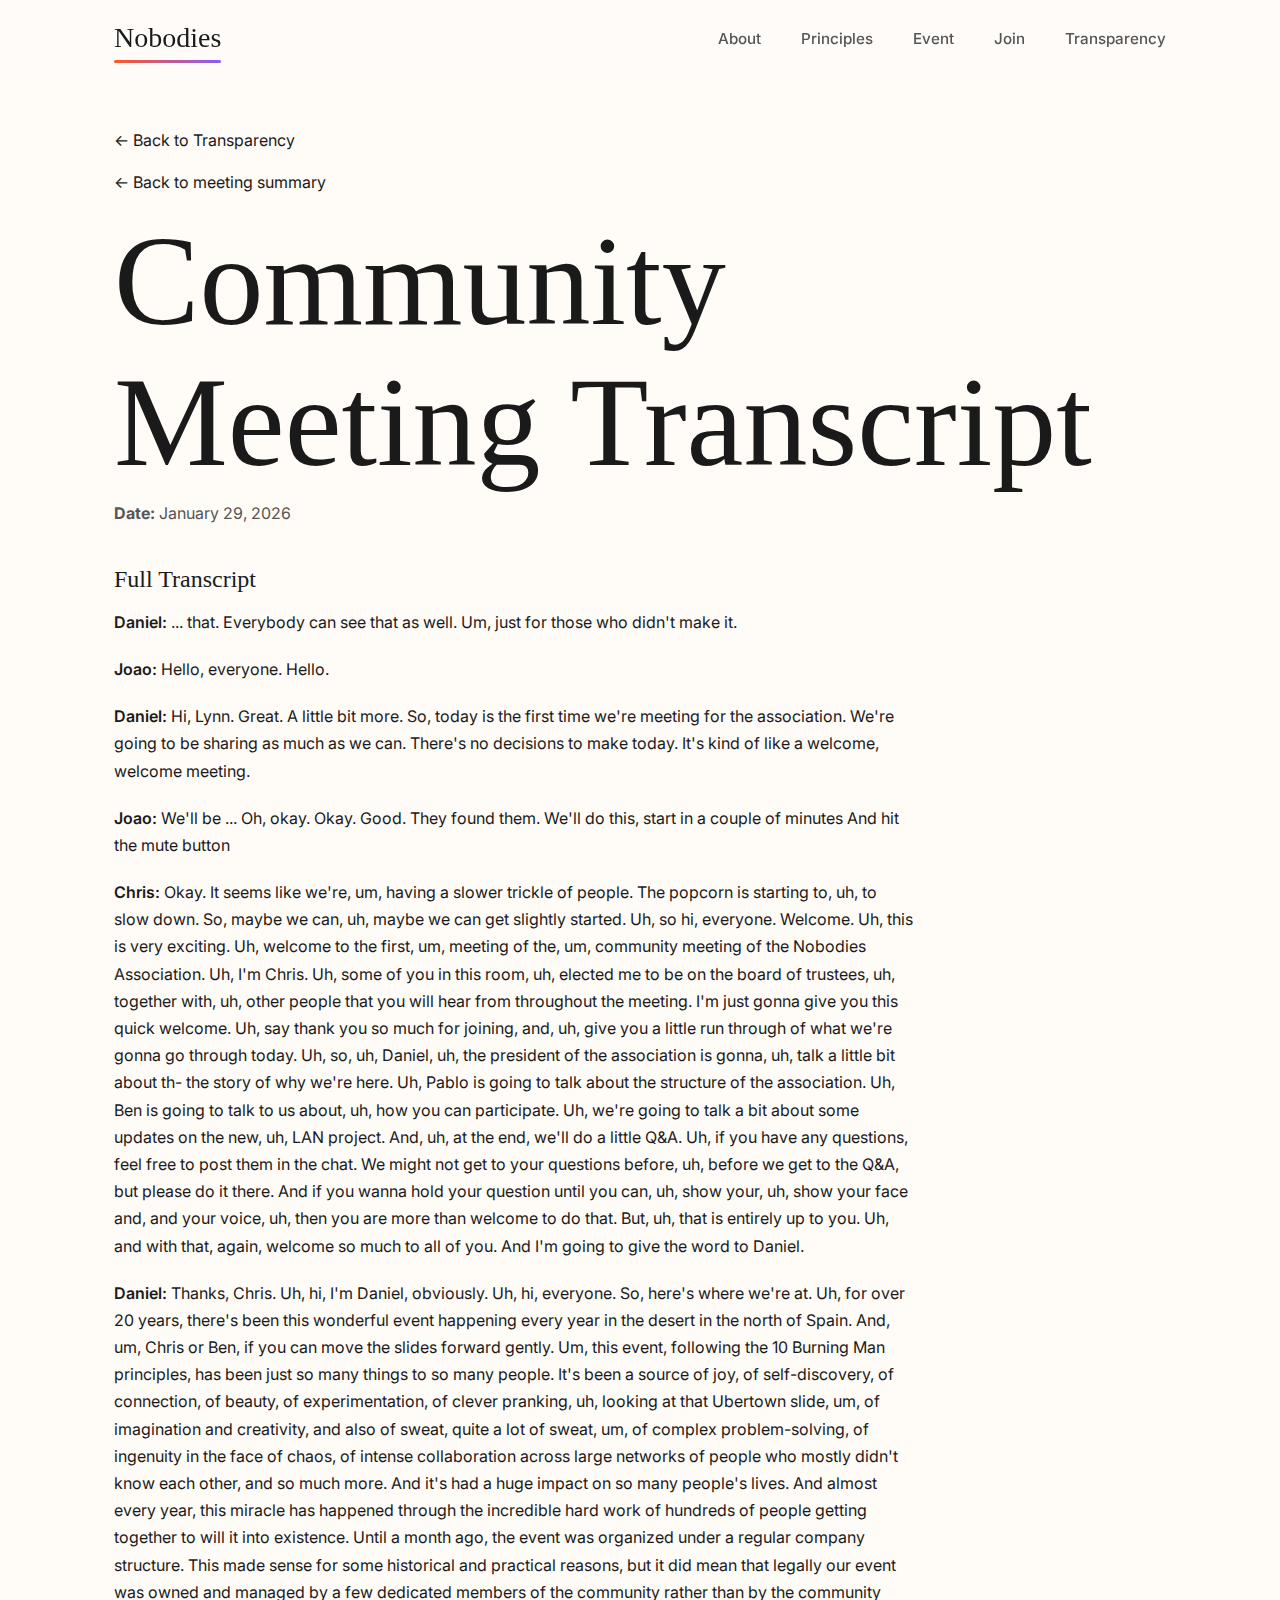
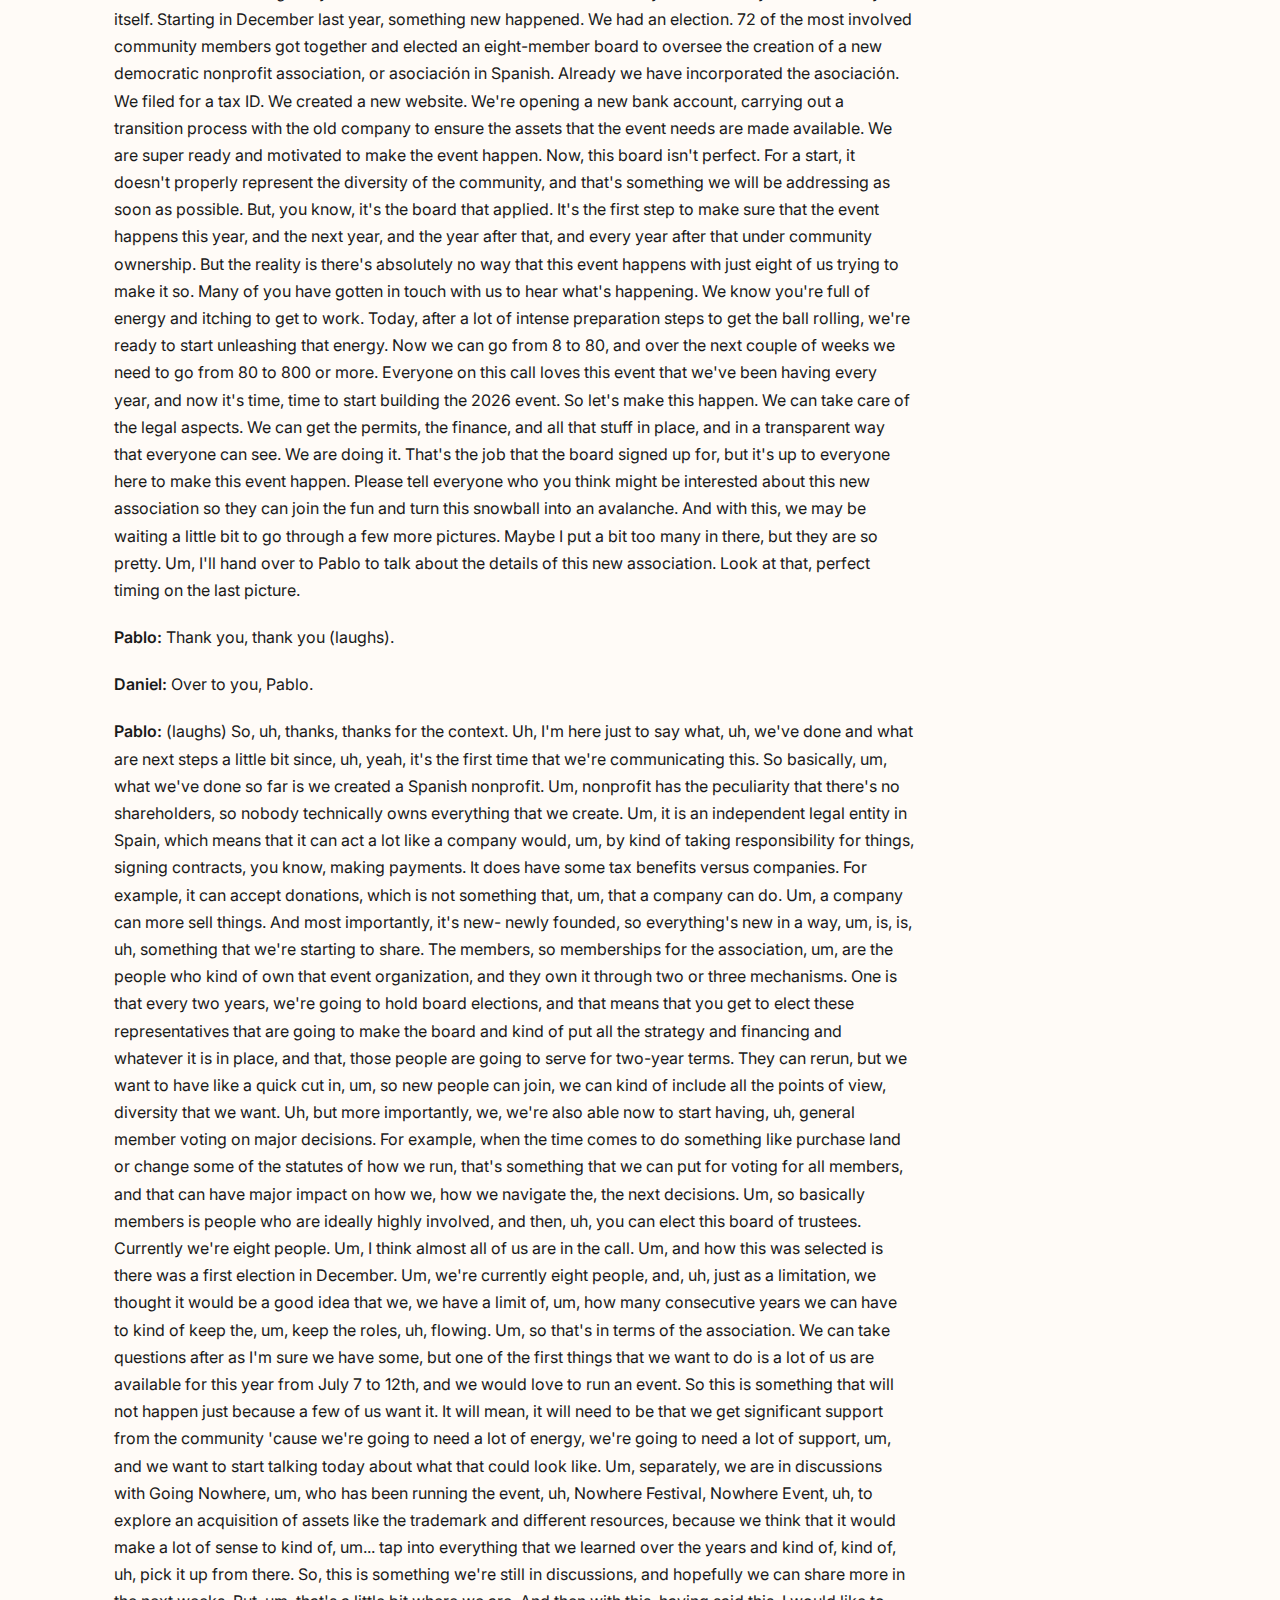
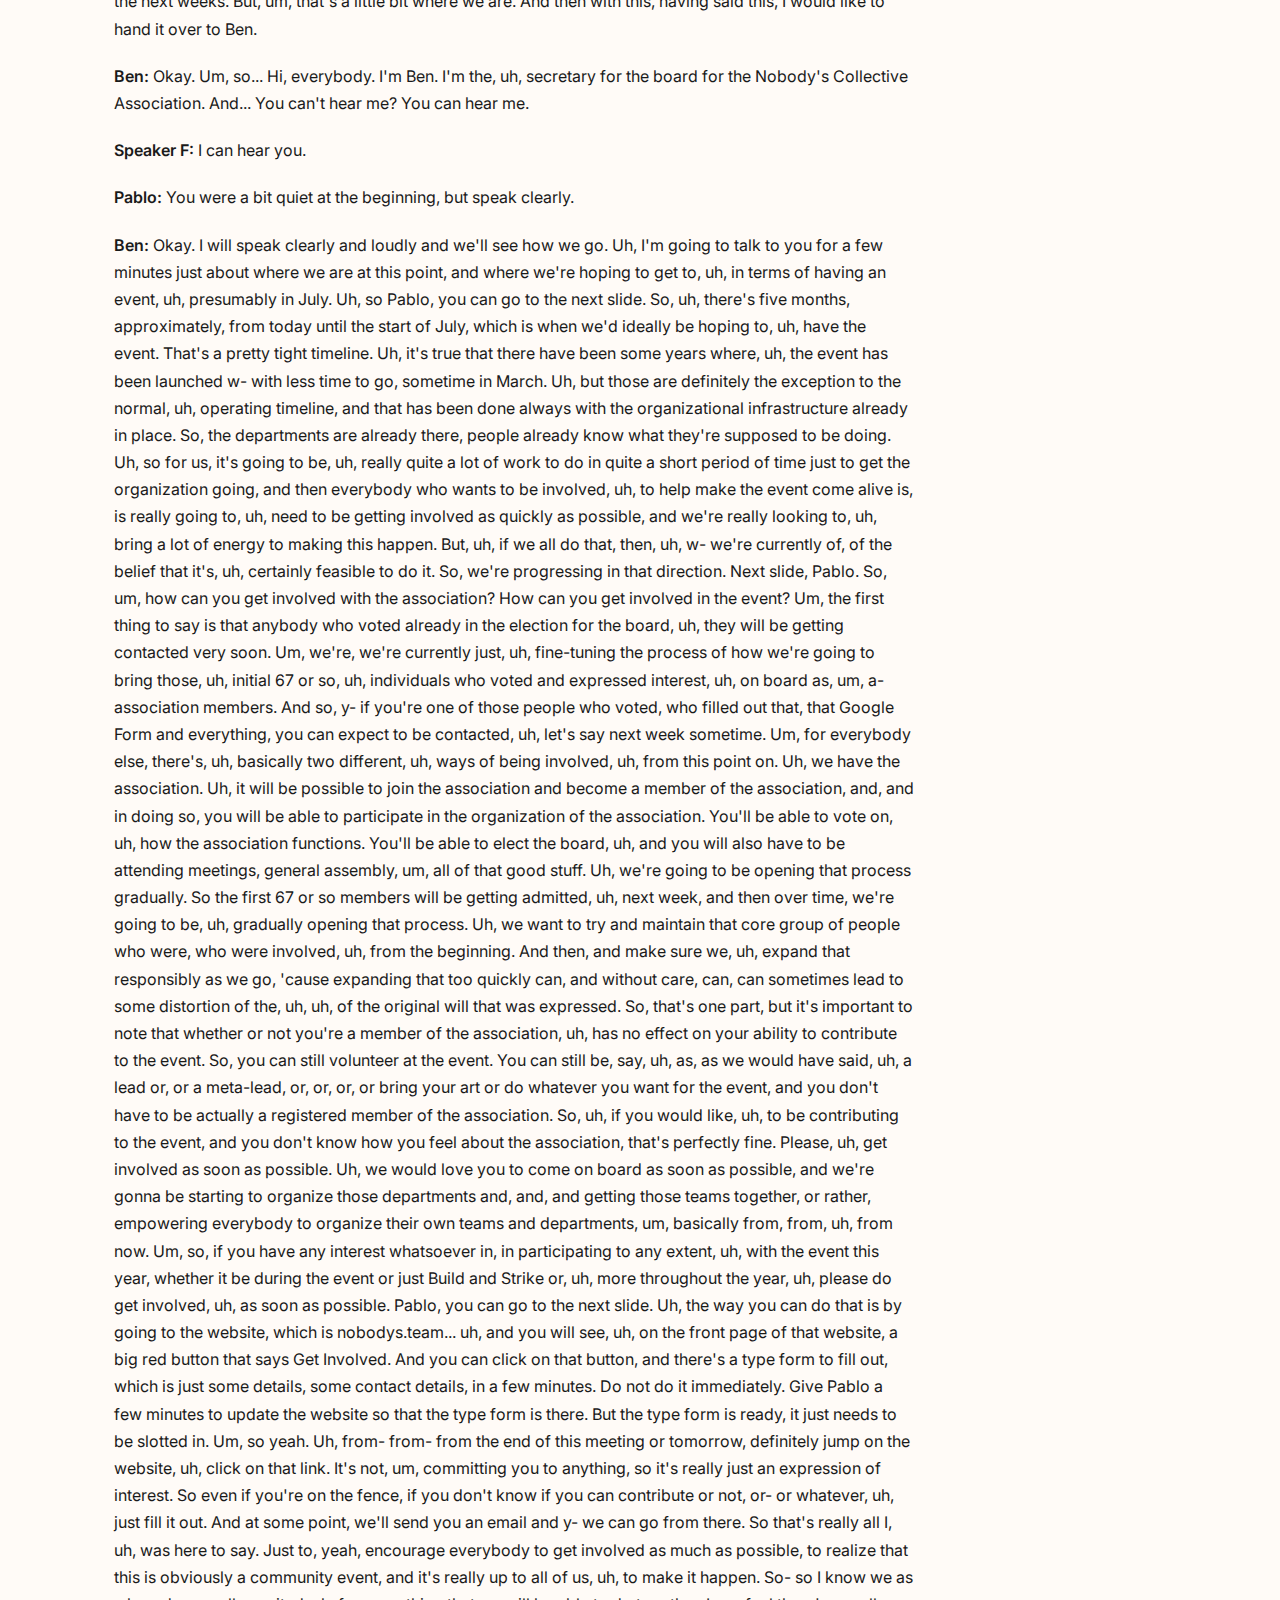
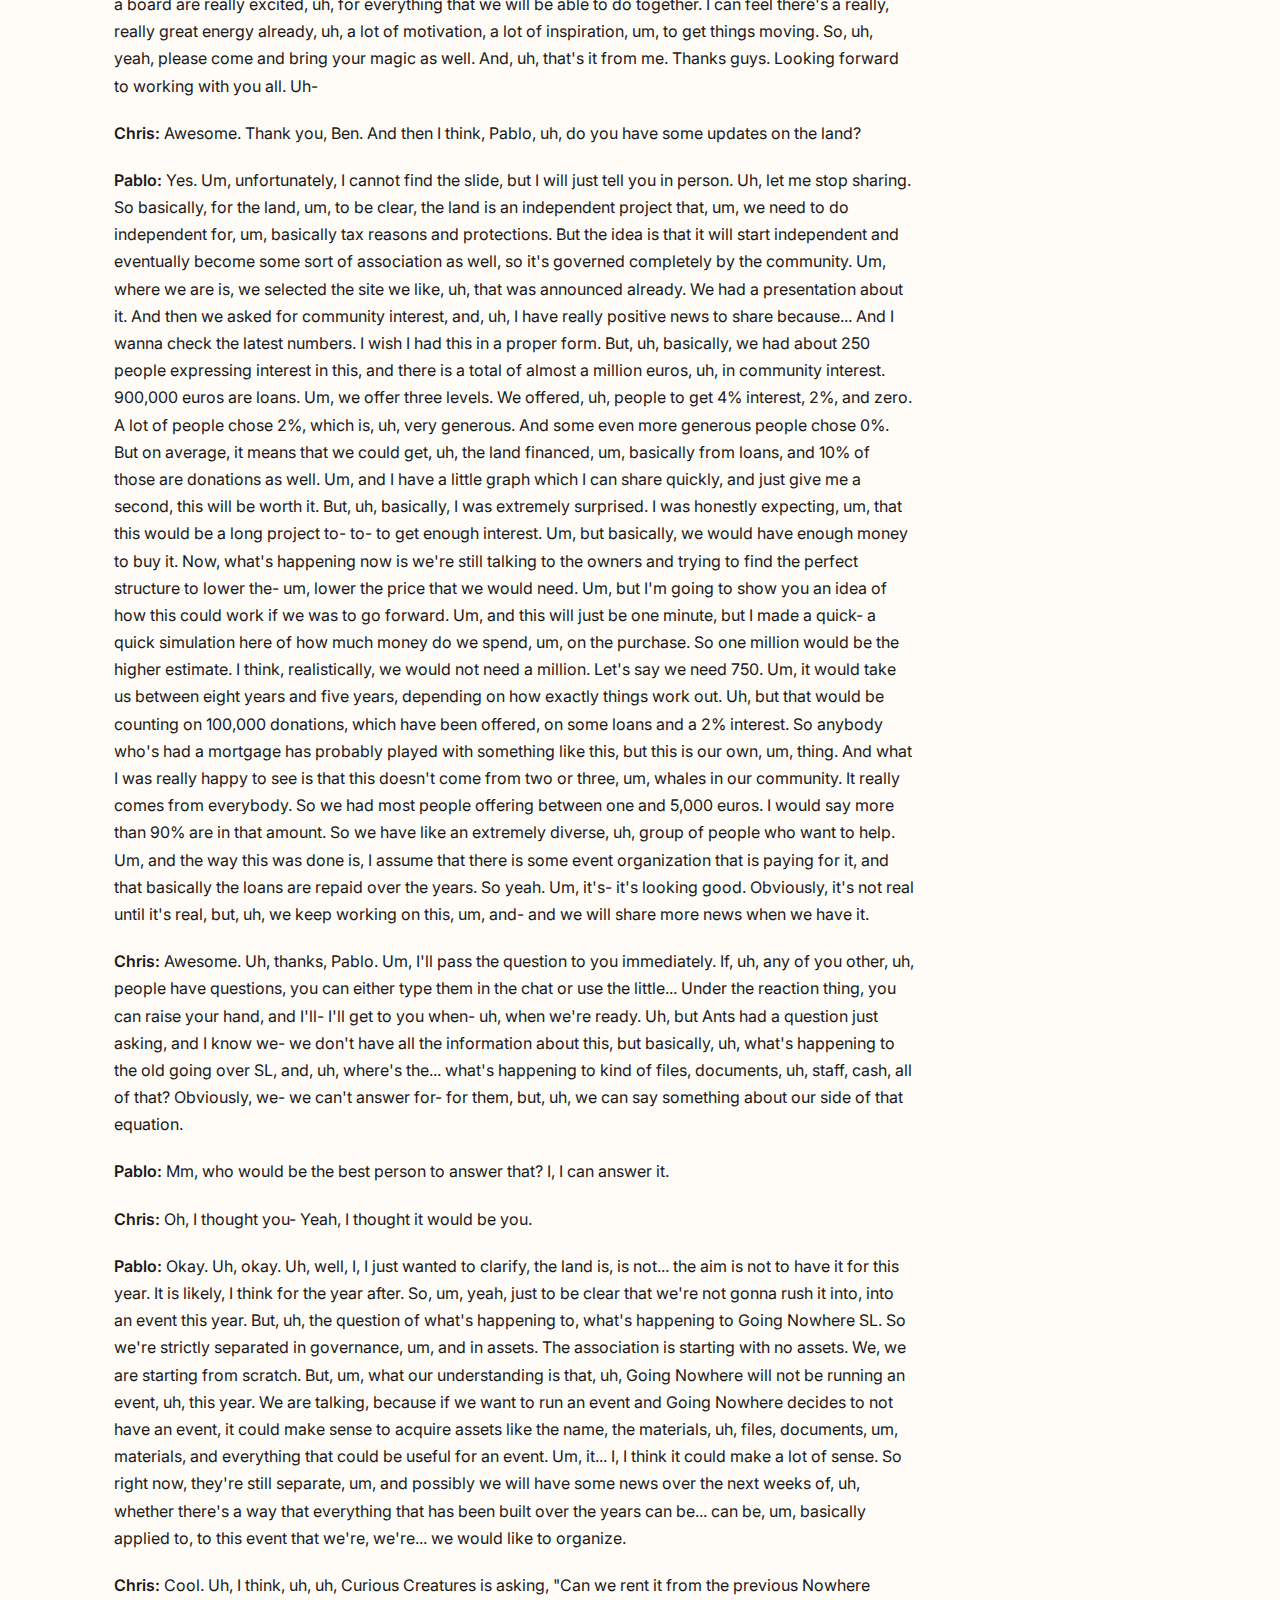
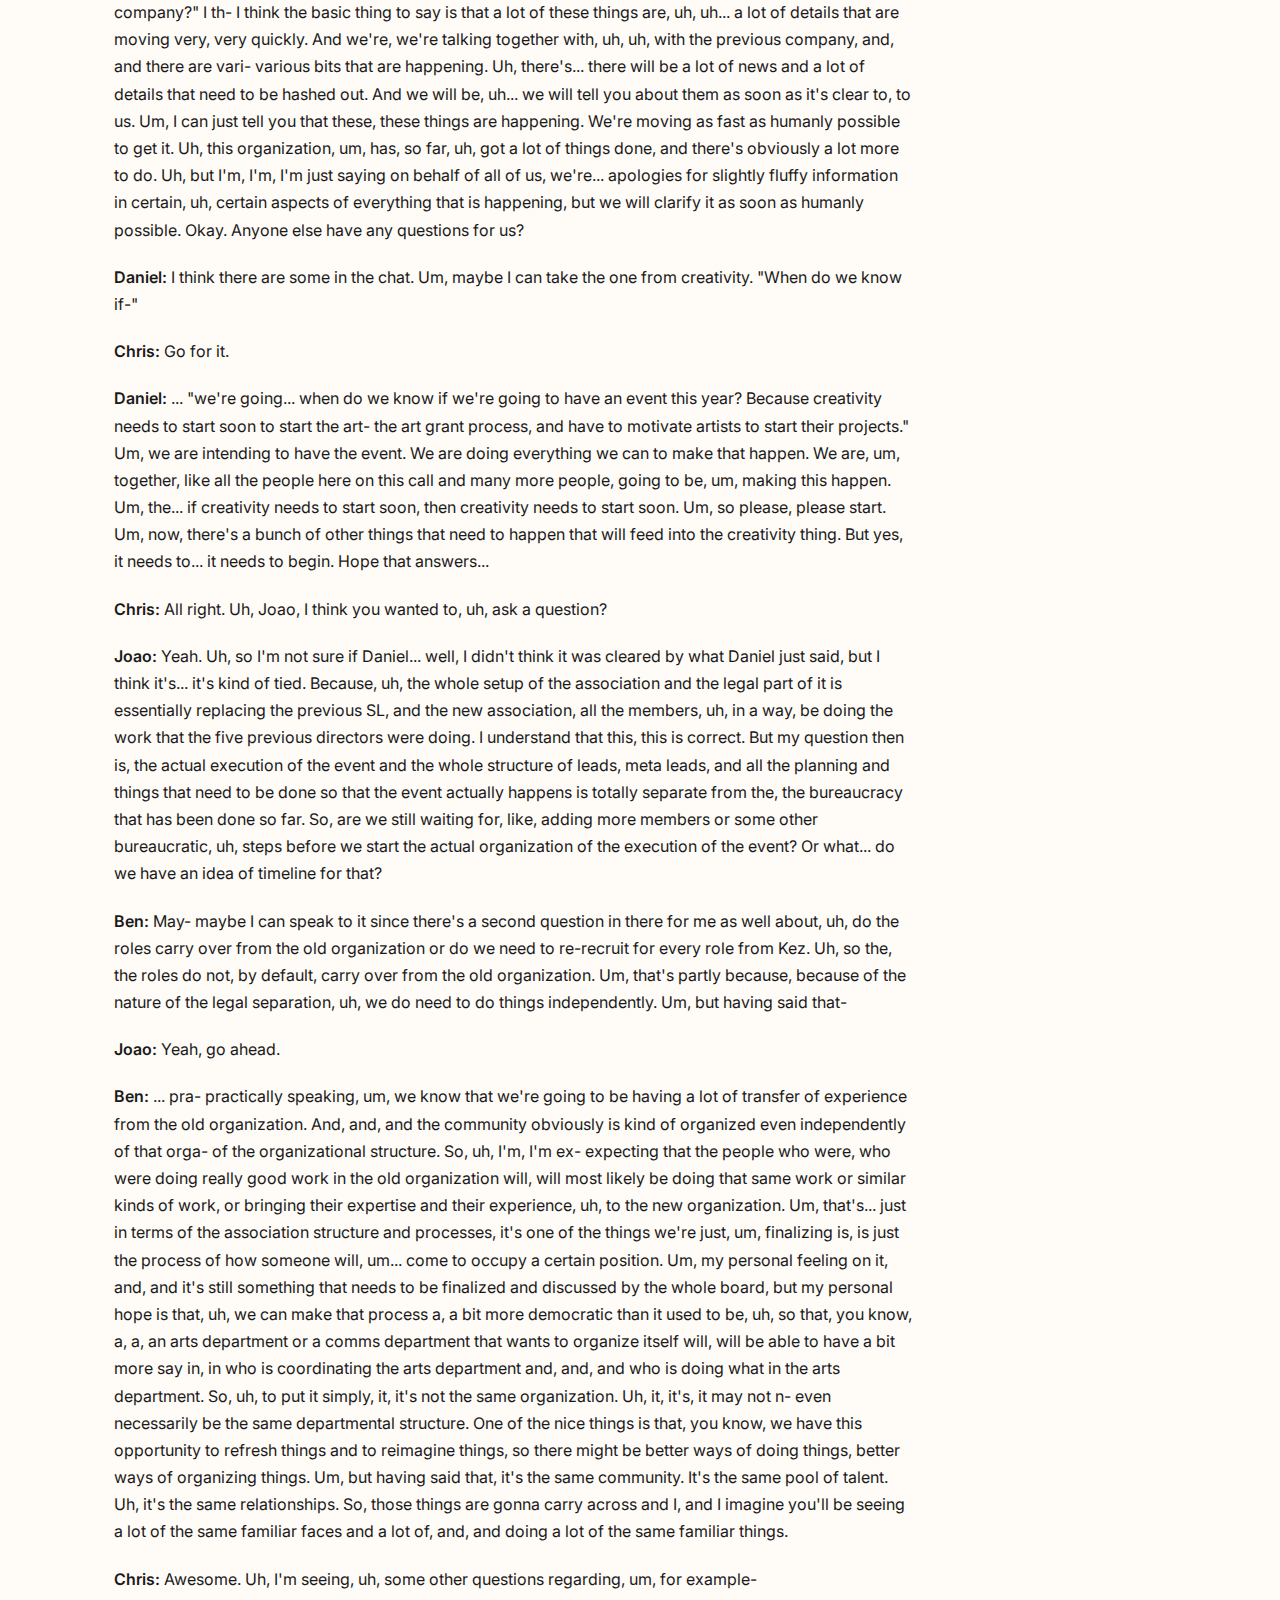
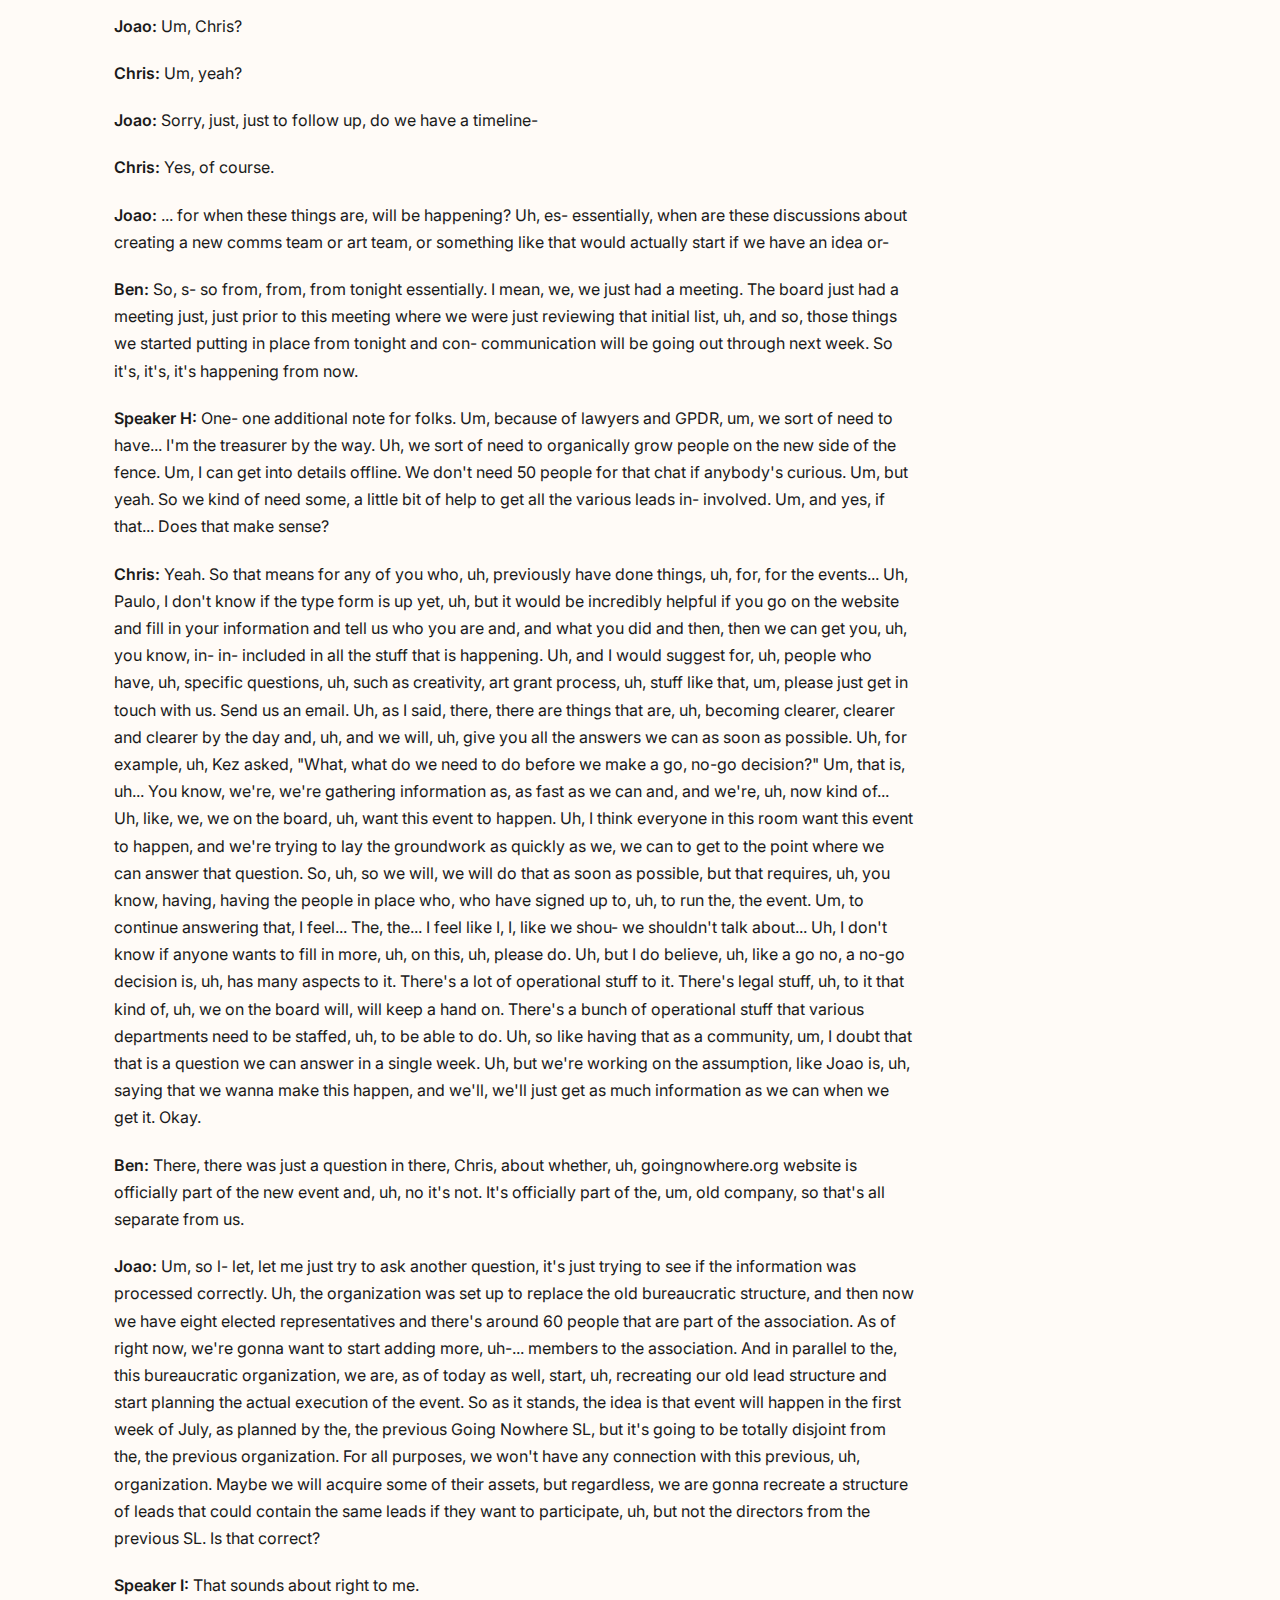
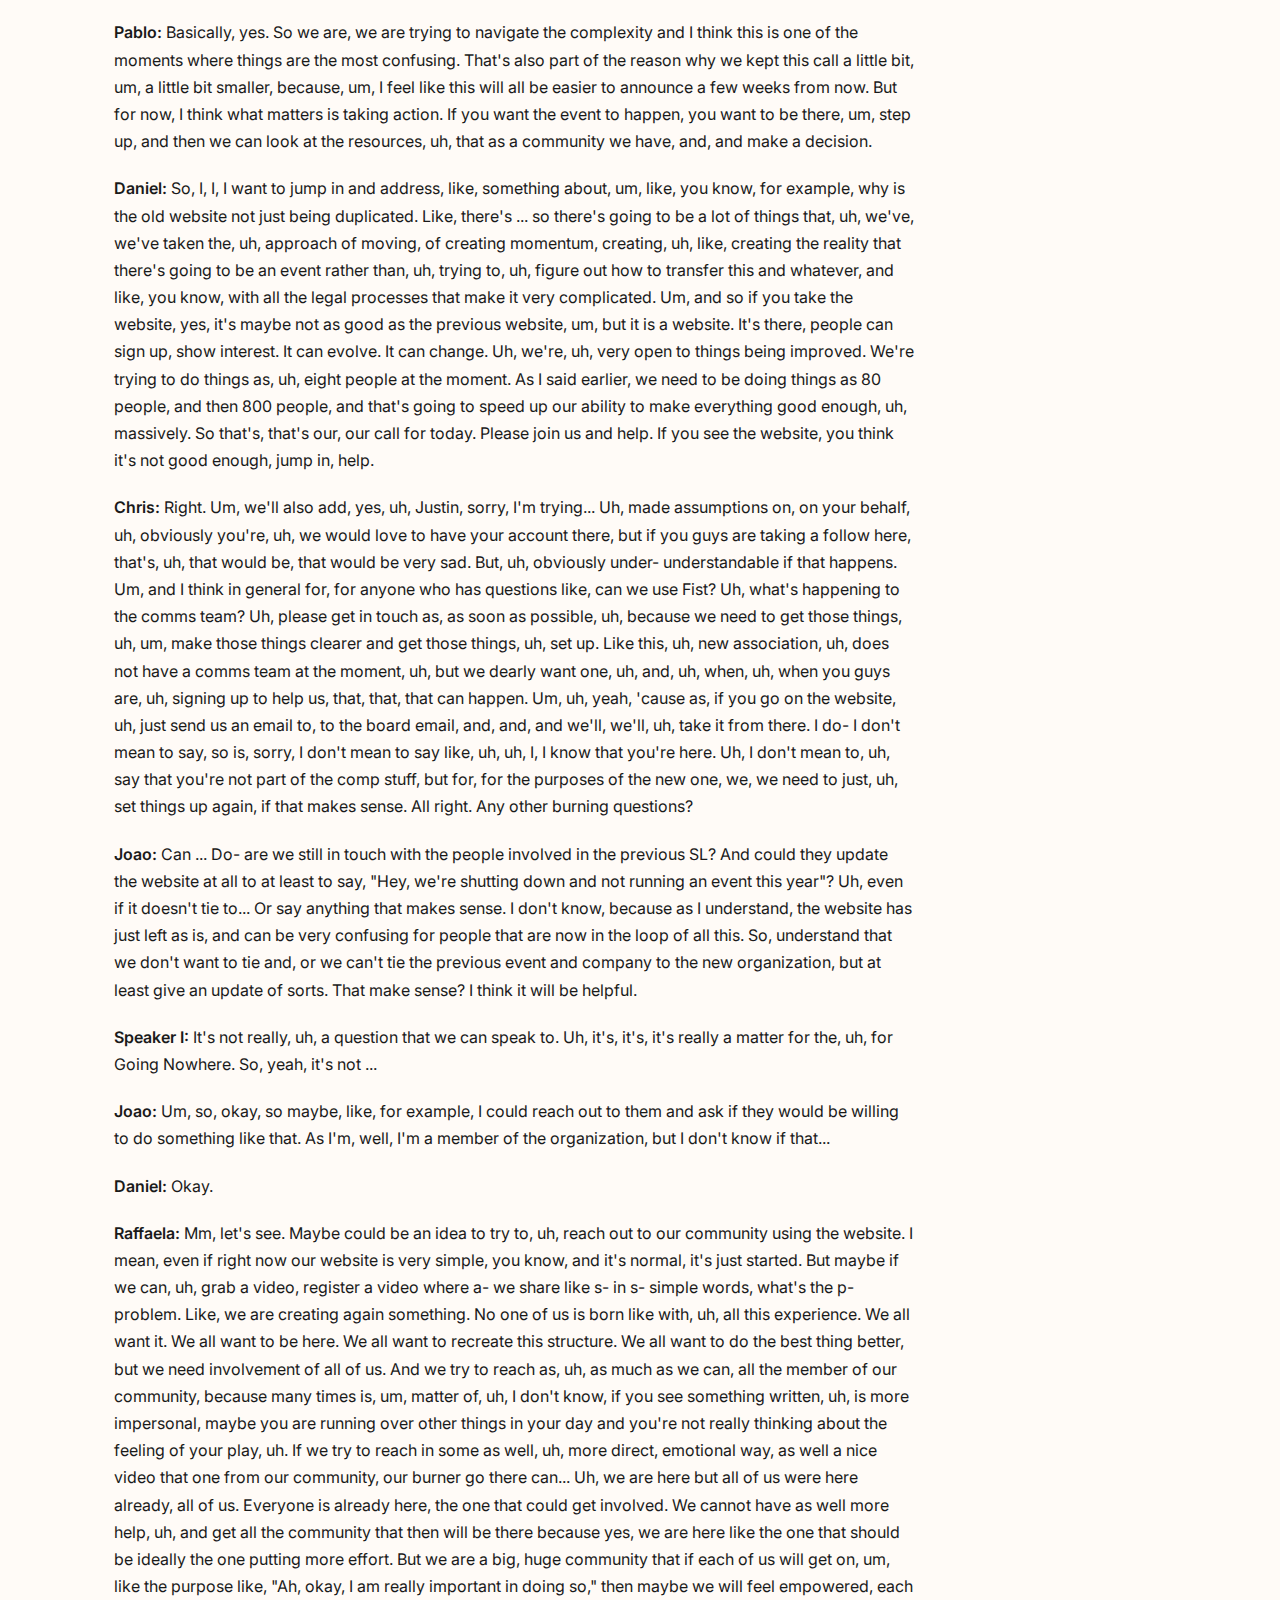
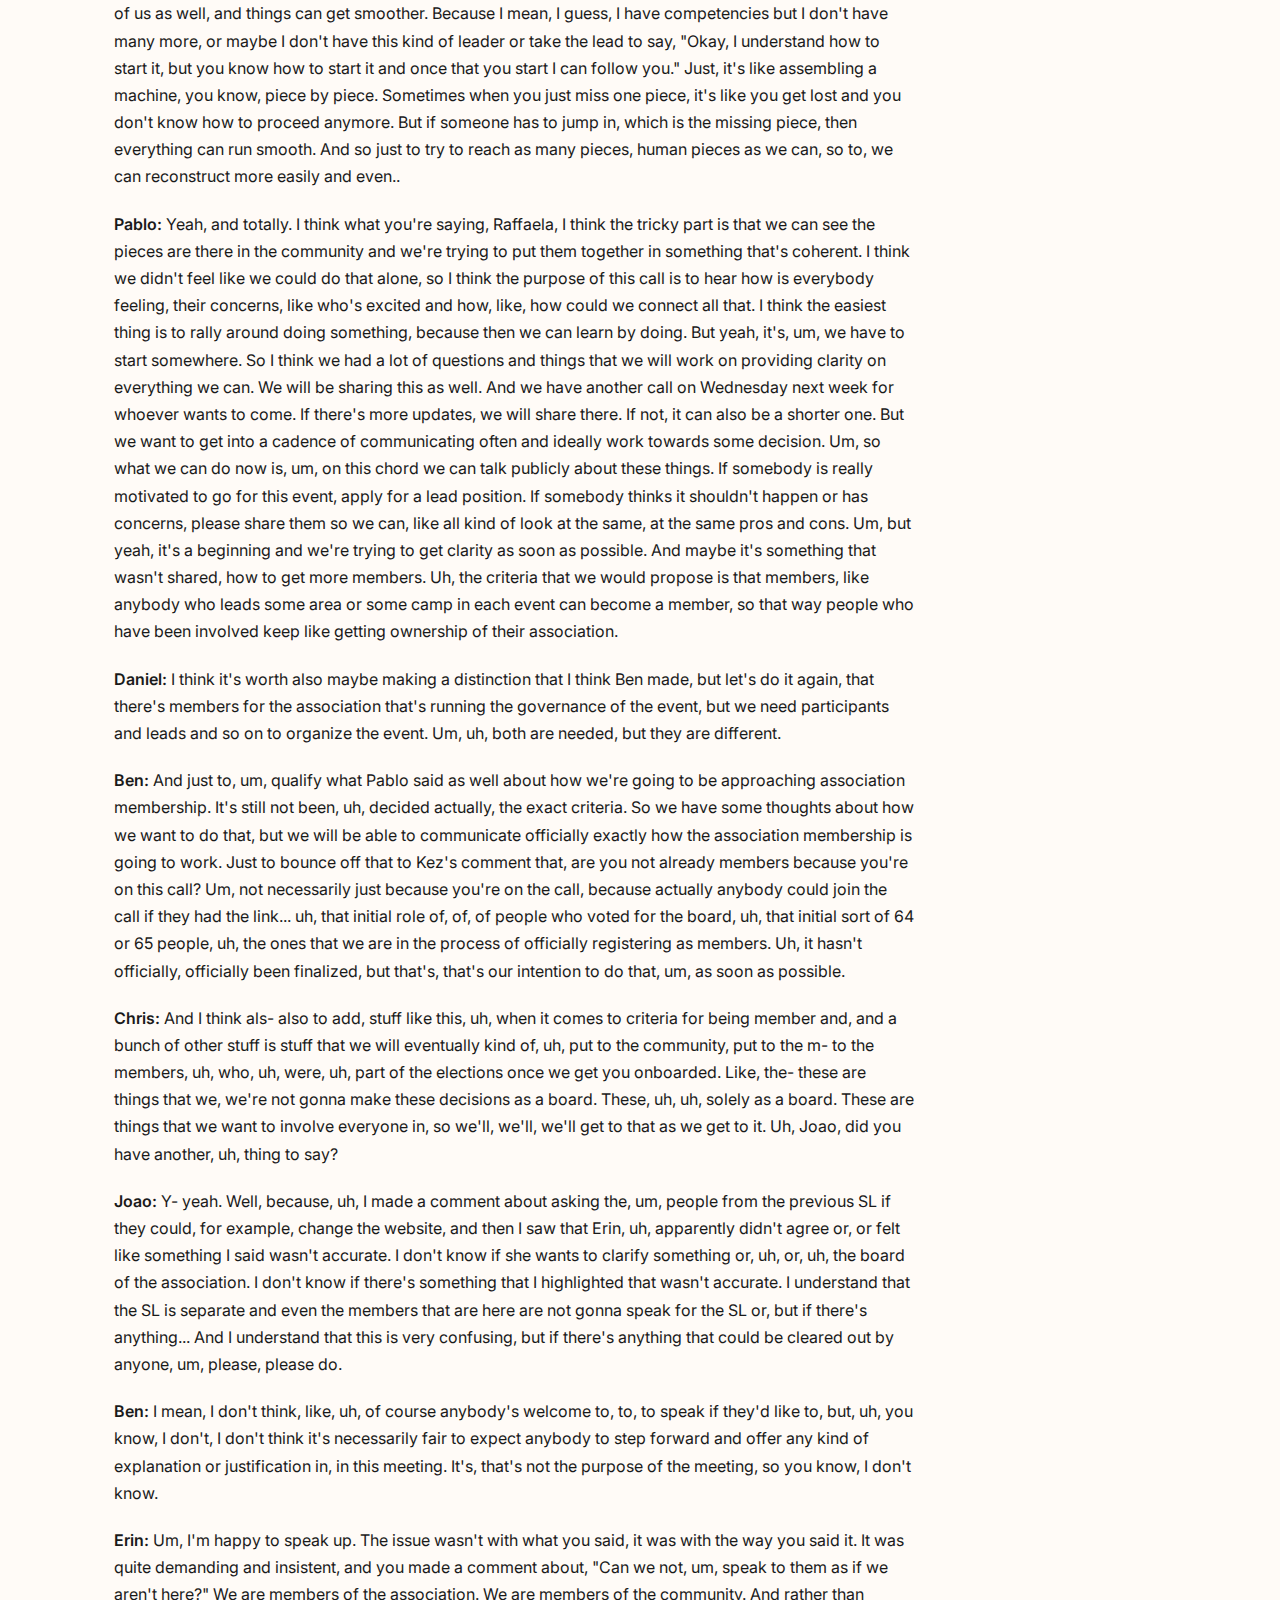
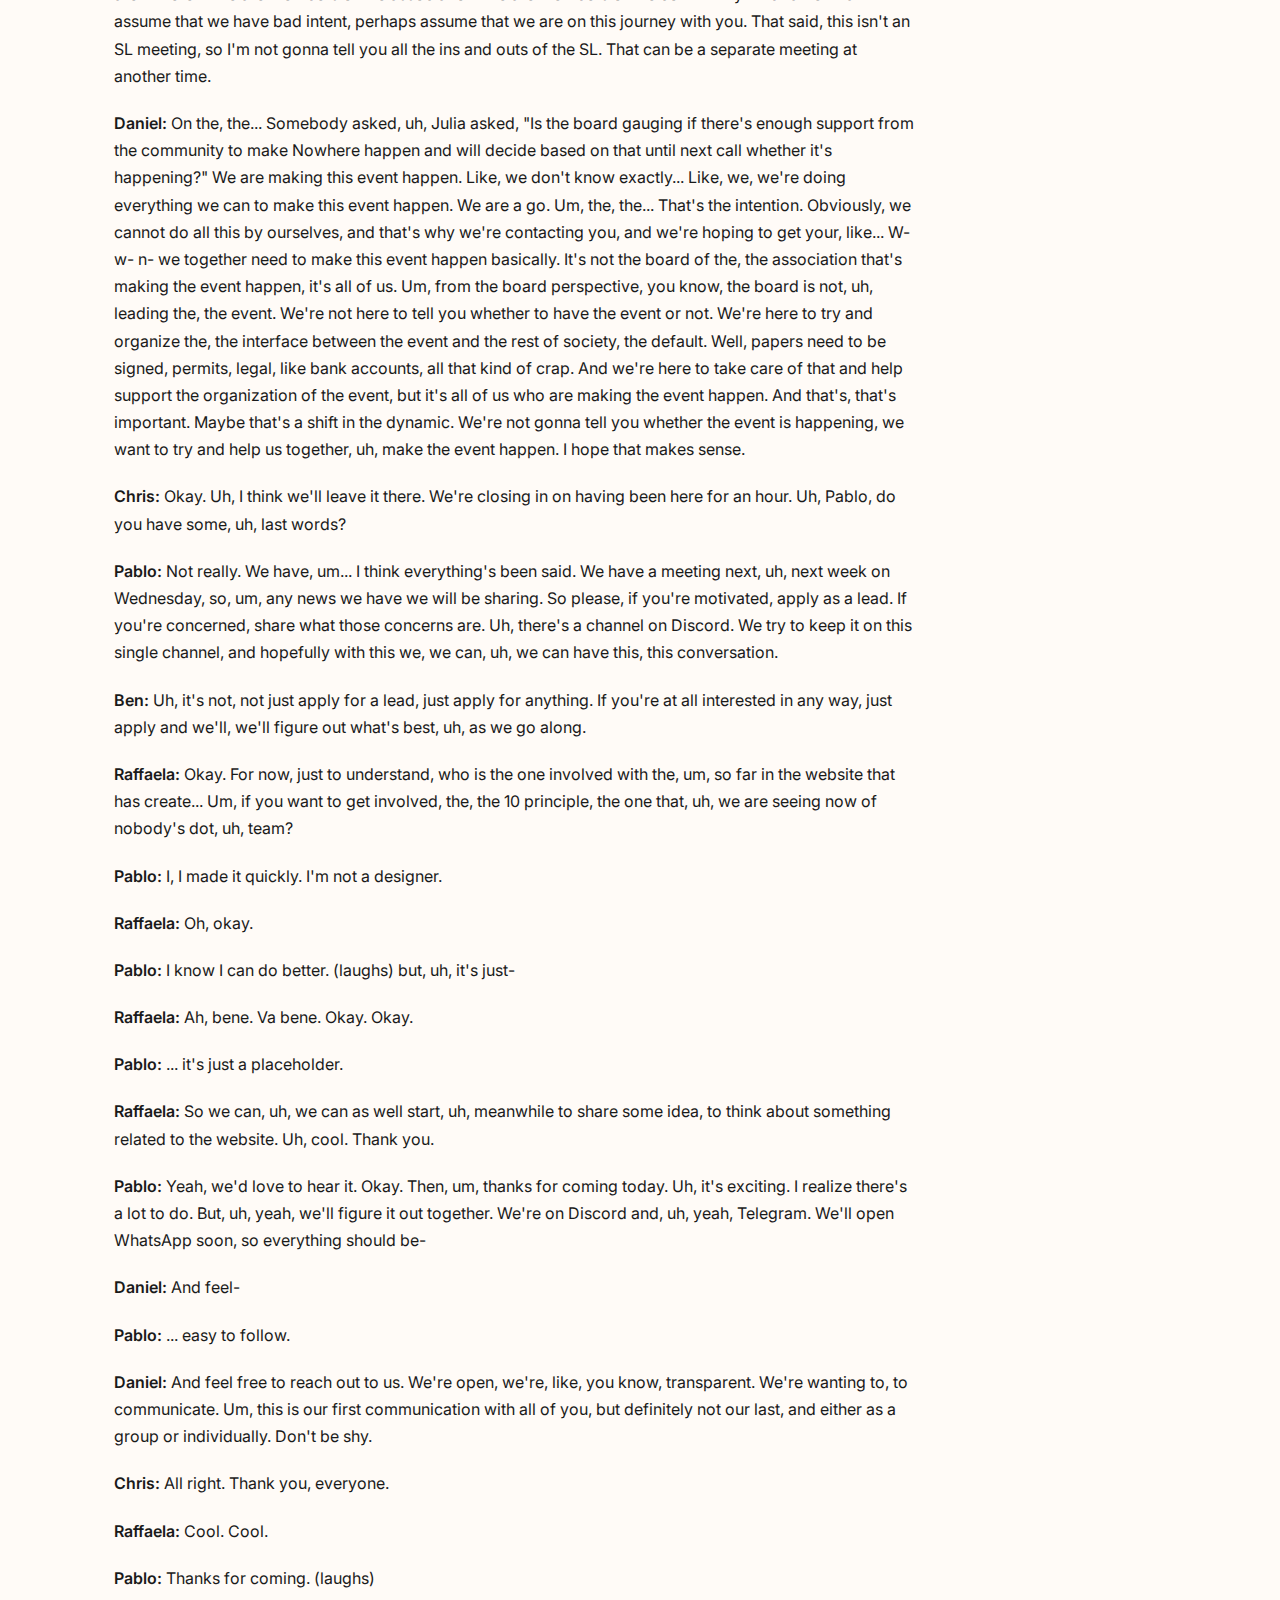
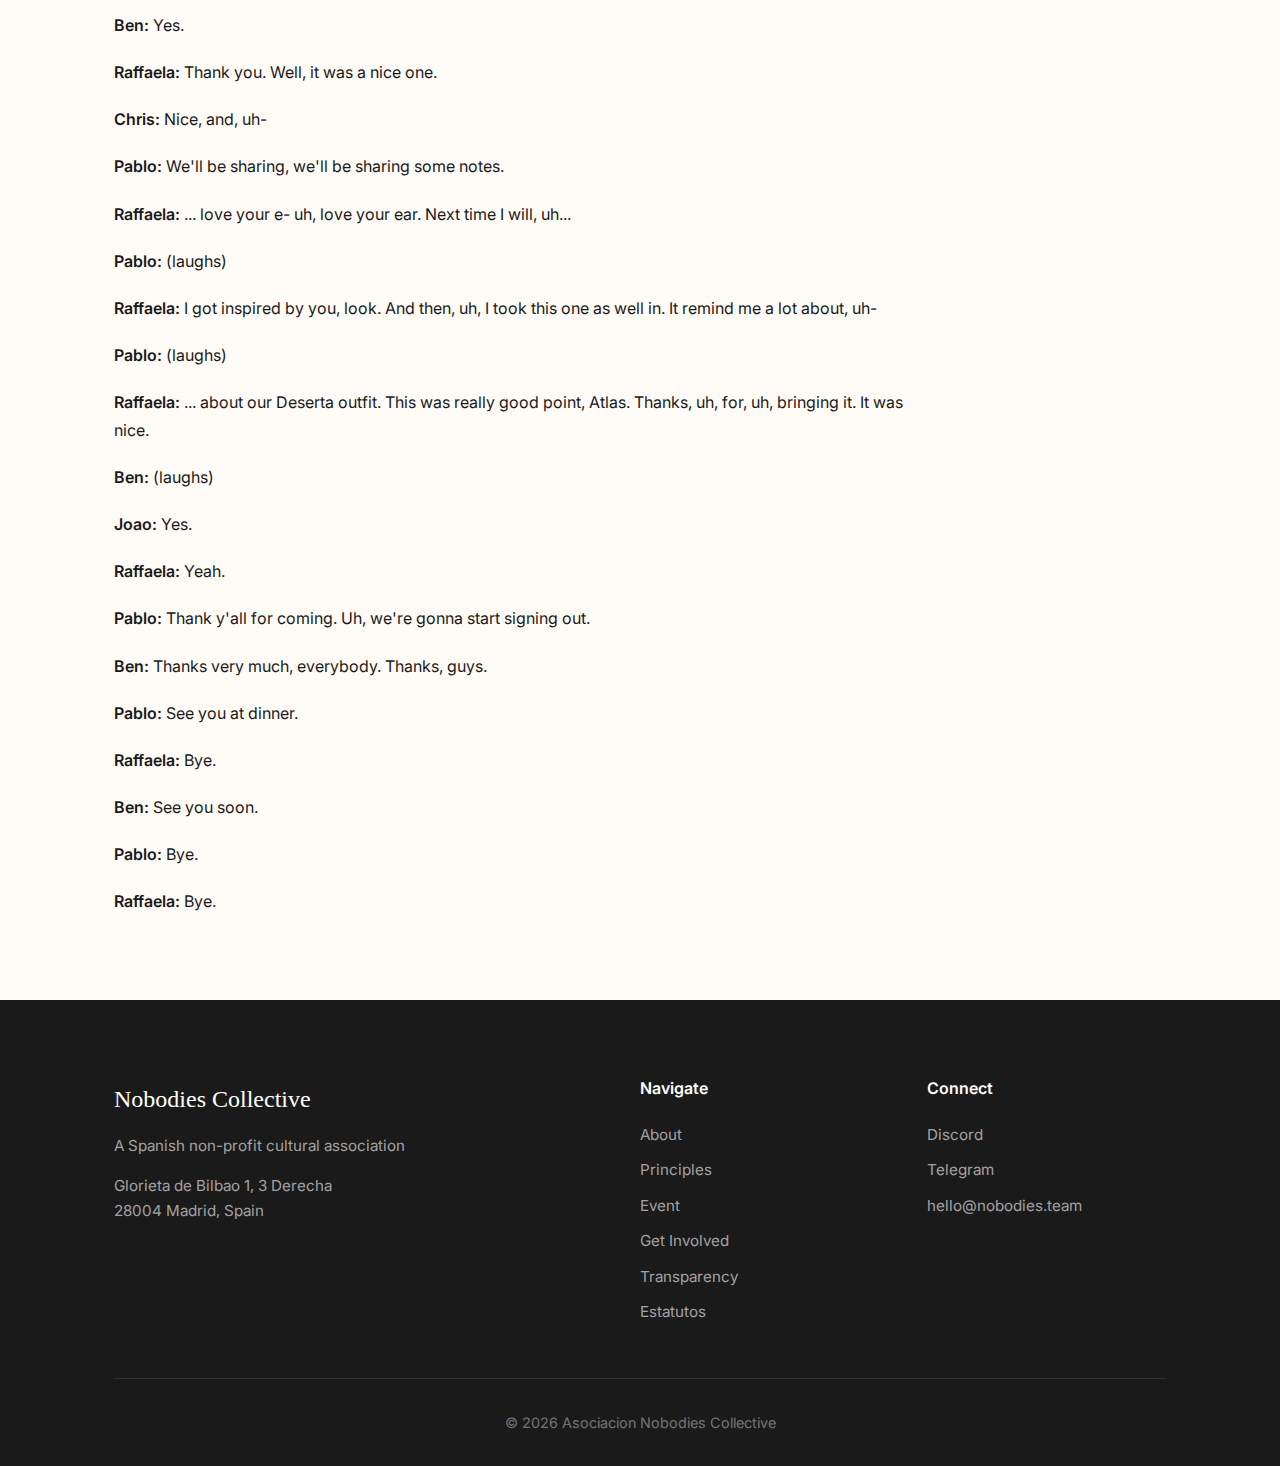
<file: transparency/2026-01-29-community-transcript.html>
<!DOCTYPE html>
<html lang="en">
<head>
    <meta charset="UTF-8">
    <meta name="viewport" content="width=device-width, initial-scale=1.0">
    <title>Community Meeting Transcript - January 29, 2026 | Nobodies Collective</title>
    <link rel="preconnect" href="https://fonts.googleapis.com">
    <link rel="preconnect" href="https://fonts.gstatic.com" crossorigin>
    <link href="https://fonts.googleapis.com/css2?family=Inter:wght@300;400;500;600;700;800&display=swap" rel="stylesheet">
    <link rel="stylesheet" href="../style.css">
    <style>
        .meeting-page { padding: 8rem 0 4rem; }
        .meeting-header { margin-bottom: 2rem; }
        .meeting-header h1 { margin-bottom: 0.5rem; }
        .meeting-meta { color: var(--color-text-muted); margin-bottom: 1rem; }
        .meeting-meta span { margin-right: 1.5rem; }
        .back-link { display: inline-block; margin-bottom: 1rem; color: var(--color-primary); text-decoration: none; }
        .back-link:hover { text-decoration: underline; }
        .meeting-content { max-width: 800px; }
        .meeting-content h2 { margin-top: 2.5rem; margin-bottom: 1rem; font-size: 1.5rem; }
        .meeting-content h3 { margin-top: 2rem; margin-bottom: 0.75rem; font-size: 1.2rem; }
        .meeting-content p { margin-bottom: 1rem; line-height: 1.7; }
        .meeting-content ul, .meeting-content ol { margin-bottom: 1rem; padding-left: 1.5rem; }
        .meeting-content li { margin-bottom: 0.5rem; line-height: 1.6; }
        .speaker-name { font-weight: 600; color: var(--color-text); }
        .transcript-entry { margin-bottom: 1.25rem; line-height: 1.7; }
    </style>
</head>
<body>
    <header class="header">
        <nav class="nav container">
            <a href="/" class="logo">Nobodies</a>
            <button class="nav-toggle" aria-label="Toggle navigation">
                <span></span>
                <span></span>
                <span></span>
            </button>
            <ul class="nav-links">
                <li><a href="/#about">About</a></li>
                <li><a href="/#principles">Principles</a></li>
                <li><a href="/#event">Event</a></li>
                <li><a href="/#join">Join</a></li>
                <li><a href="/transparency.html">Transparency</a></li>
            </ul>
        </nav>
    </header>

    <main>
        <section class="meeting-page">
            <div class="container">
                <a href="../transparency.html" class="back-link">&larr; Back to Transparency</a>
                <br>
                <a href="2026-01-29-community.html" class="back-link">&larr; Back to meeting summary</a>

                <div class="meeting-header">
                    <h1>Community Meeting Transcript</h1>
                    <div class="meeting-meta">
                        <span><strong>Date:</strong> January 29, 2026</span>
                    </div>
                </div>

                <div class="meeting-content">
                    <h2>Full Transcript</h2>

                    <div class="transcript-entry">
                        <span class="speaker-name">Daniel:</span> ... that. Everybody can see that as well. Um, just for those who didn't make it.
                    </div>

                    <div class="transcript-entry">
                        <span class="speaker-name">Joao:</span> Hello, everyone. Hello.
                    </div>

                    <div class="transcript-entry">
                        <span class="speaker-name">Daniel:</span> Hi, Lynn. Great. A little bit more. So, today is the first time we're meeting for the association. We're going to be sharing as much as we can. There's no decisions to make today. It's kind of like a welcome, welcome meeting.
                    </div>

                    <div class="transcript-entry">
                        <span class="speaker-name">Joao:</span> We'll be ... Oh, okay. Okay. Good. They found them. We'll do this, start in a couple of minutes And hit the mute button
                    </div>

                    <div class="transcript-entry">
                        <span class="speaker-name">Chris:</span> Okay. It seems like we're, um, having a slower trickle of people. The popcorn is starting to, uh, to slow down. So, maybe we can, uh, maybe we can get slightly started. Uh, so hi, everyone. Welcome. Uh, this is very exciting. Uh, welcome to the first, um, meeting of the, um, community meeting of the Nobodies Association. Uh, I'm Chris. Uh, some of you in this room, uh, elected me to be on the board of trustees, uh, together with, uh, other people that you will hear from throughout the meeting. I'm just gonna give you this quick welcome. Uh, say thank you so much for joining, and, uh, give you a little run through of what we're gonna go through today. Uh, so, uh, Daniel, uh, the president of the association is gonna, uh, talk a little bit about th- the story of why we're here. Uh, Pablo is going to talk about the structure of the association. Uh, Ben is going to talk to us about, uh, how you can participate. Uh, we're going to talk a bit about some updates on the new, uh, LAN project. And, uh, at the end, we'll do a little Q&amp;A. Uh, if you have any questions, feel free to post them in the chat. We might not get to your questions before, uh, before we get to the Q&amp;A, but please do it there. And if you wanna hold your question until you can, uh, show your, uh, show your face and, and your voice, uh, then you are more than welcome to do that. But, uh, that is entirely up to you. Uh, and with that, again, welcome so much to all of you. And I'm going to give the word to Daniel.
                    </div>

                    <div class="transcript-entry">
                        <span class="speaker-name">Daniel:</span> Thanks, Chris. Uh, hi, I'm Daniel, obviously. Uh, hi, everyone. So, here's where we're at. Uh, for over 20 years, there's been this wonderful event happening every year in the desert in the north of Spain. And, um, Chris or Ben, if you can move the slides forward gently. Um, this event, following the 10 Burning Man principles, has been just so many things to so many people. It's been a source of joy, of self-discovery, of connection, of beauty, of experimentation, of clever pranking, uh, looking at that Ubertown slide, um, of imagination and creativity, and also of sweat, quite a lot of sweat, um, of complex problem-solving, of ingenuity in the face of chaos, of intense collaboration across large networks of people who mostly didn't know each other, and so much more. And it's had a huge impact on so many people's lives. And almost every year, this miracle has happened through the incredible hard work of hundreds of people getting together to will it into existence. Until a month ago, the event was organized under a regular company structure. This made sense for some historical and practical reasons, but it did mean that legally our event was owned and managed by a few dedicated members of the community rather than by the community itself. Starting in December last year, something new happened. We had an election. 72 of the most involved community members got together and elected an eight-member board to oversee the creation of a new democratic nonprofit association, or asociaci&oacute;n in Spanish. Already we have incorporated the asociaci&oacute;n. We filed for a tax ID. We created a new website. We're opening a new bank account, carrying out a transition process with the old company to ensure the assets that the event needs are made available. We are super ready and motivated to make the event happen. Now, this board isn't perfect. For a start, it doesn't properly represent the diversity of the community, and that's something we will be addressing as soon as possible. But, you know, it's the board that applied. It's the first step to make sure that the event happens this year, and the next year, and the year after that, and every year after that under community ownership. But the reality is there's absolutely no way that this event happens with just eight of us trying to make it so. Many of you have gotten in touch with us to hear what's happening. We know you're full of energy and itching to get to work. Today, after a lot of intense preparation steps to get the ball rolling, we're ready to start unleashing that energy. Now we can go from 8 to 80, and over the next couple of weeks we need to go from 80 to 800 or more. Everyone on this call loves this event that we've been having every year, and now it's time, time to start building the 2026 event. So let's make this happen. We can take care of the legal aspects. We can get the permits, the finance, and all that stuff in place, and in a transparent way that everyone can see. We are doing it. That's the job that the board signed up for, but it's up to everyone here to make this event happen. Please tell everyone who you think might be interested about this new association so they can join the fun and turn this snowball into an avalanche. And with this, we may be waiting a little bit to go through a few more pictures. Maybe I put a bit too many in there, but they are so pretty. Um, I'll hand over to Pablo to talk about the details of this new association. Look at that, perfect timing on the last picture.
                    </div>

                    <div class="transcript-entry">
                        <span class="speaker-name">Pablo:</span> Thank you, thank you (laughs).
                    </div>

                    <div class="transcript-entry">
                        <span class="speaker-name">Daniel:</span> Over to you, Pablo.
                    </div>

                    <div class="transcript-entry">
                        <span class="speaker-name">Pablo:</span> (laughs) So, uh, thanks, thanks for the context. Uh, I'm here just to say what, uh, we've done and what are next steps a little bit since, uh, yeah, it's the first time that we're communicating this. So basically, um, what we've done so far is we created a Spanish nonprofit. Um, nonprofit has the peculiarity that there's no shareholders, so nobody technically owns everything that we create. Um, it is an independent legal entity in Spain, which means that it can act a lot like a company would, um, by kind of taking responsibility for things, signing contracts, you know, making payments. It does have some tax benefits versus companies. For example, it can accept donations, which is not something that, um, that a company can do. Um, a company can more sell things. And most importantly, it's new- newly founded, so everything's new in a way, um, is, is, uh, something that we're starting to share. The members, so memberships for the association, um, are the people who kind of own that event organization, and they own it through two or three mechanisms. One is that every two years, we're going to hold board elections, and that means that you get to elect these representatives that are going to make the board and kind of put all the strategy and financing and whatever it is in place, and that, those people are going to serve for two-year terms. They can rerun, but we want to have like a quick cut in, um, so new people can join, we can kind of include all the points of view, diversity that we want. Uh, but more importantly, we, we're also able now to start having, uh, general member voting on major decisions. For example, when the time comes to do something like purchase land or change some of the statutes of how we run, that's something that we can put for voting for all members, and that can have major impact on how we, how we navigate the, the next decisions. Um, so basically members is people who are ideally highly involved, and then, uh, you can elect this board of trustees. Currently we're eight people. Um, I think almost all of us are in the call. Um, and how this was selected is there was a first election in December. Um, we're currently eight people, and, uh, just as a limitation, we thought it would be a good idea that we, we have a limit of, um, how many consecutive years we can have to kind of keep the, um, keep the roles, uh, flowing. Um, so that's in terms of the association. We can take questions after as I'm sure we have some, but one of the first things that we want to do is a lot of us are available for this year from July 7 to 12th, and we would love to run an event. So this is something that will not happen just because a few of us want it. It will mean, it will need to be that we get significant support from the community 'cause we're going to need a lot of energy, we're going to need a lot of support, um, and we want to start talking today about what that could look like. Um, separately, we are in discussions with Going Nowhere, um, who has been running the event, uh, Nowhere Festival, Nowhere Event, uh, to explore an acquisition of assets like the trademark and different resources, because we think that it would make a lot of sense to kind of, um... tap into everything that we learned over the years and kind of, kind of, uh, pick it up from there. So, this is something we're still in discussions, and hopefully we can share more in the next weeks. But, um, that's a little bit where we are. And then with this, having said this, I would like to hand it over to Ben.
                    </div>

                    <div class="transcript-entry">
                        <span class="speaker-name">Ben:</span> Okay. Um, so... Hi, everybody. I'm Ben. I'm the, uh, secretary for the board for the Nobody's Collective Association. And... You can't hear me? You can hear me.
                    </div>

                    <div class="transcript-entry">
                        <span class="speaker-name">Speaker F:</span> I can hear you.
                    </div>

                    <div class="transcript-entry">
                        <span class="speaker-name">Pablo:</span> You were a bit quiet at the beginning, but speak clearly.
                    </div>

                    <div class="transcript-entry">
                        <span class="speaker-name">Ben:</span> Okay. I will speak clearly and loudly and we'll see how we go. Uh, I'm going to talk to you for a few minutes just about where we are at this point, and where we're hoping to get to, uh, in terms of having an event, uh, presumably in July. Uh, so Pablo, you can go to the next slide. So, uh, there's five months, approximately, from today until the start of July, which is when we'd ideally be hoping to, uh, have the event. That's a pretty tight timeline. Uh, it's true that there have been some years where, uh, the event has been launched w- with less time to go, sometime in March. Uh, but those are definitely the exception to the normal, uh, operating timeline, and that has been done always with the organizational infrastructure already in place. So, the departments are already there, people already know what they're supposed to be doing. Uh, so for us, it's going to be, uh, really quite a lot of work to do in quite a short period of time just to get the organization going, and then everybody who wants to be involved, uh, to help make the event come alive is, is really going to, uh, need to be getting involved as quickly as possible, and we're really looking to, uh, bring a lot of energy to making this happen. But, uh, if we all do that, then, uh, w- we're currently of, of the belief that it's, uh, certainly feasible to do it. So, we're progressing in that direction. Next slide, Pablo. So, um, how can you get involved with the association? How can you get involved in the event? Um, the first thing to say is that anybody who voted already in the election for the board, uh, they will be getting contacted very soon. Um, we're, we're currently just, uh, fine-tuning the process of how we're going to bring those, uh, initial 67 or so, uh, individuals who voted and expressed interest, uh, on board as, um, a- association members. And so, y- if you're one of those people who voted, who filled out that, that Google Form and everything, you can expect to be contacted, uh, let's say next week sometime. Um, for everybody else, there's, uh, basically two different, uh, ways of being involved, uh, from this point on. Uh, we have the association. Uh, it will be possible to join the association and become a member of the association, and, and in doing so, you will be able to participate in the organization of the association. You'll be able to vote on, uh, how the association functions. You'll be able to elect the board, uh, and you will also have to be attending meetings, general assembly, um, all of that good stuff. Uh, we're going to be opening that process gradually. So the first 67 or so members will be getting admitted, uh, next week, and then over time, we're going to be, uh, gradually opening that process. Uh, we want to try and maintain that core group of people who were, who were involved, uh, from the beginning. And then, and make sure we, uh, expand that responsibly as we go, 'cause expanding that too quickly can, and without care, can, can sometimes lead to some distortion of the, uh, uh, of the original will that was expressed. So, that's one part, but it's important to note that whether or not you're a member of the association, uh, has no effect on your ability to contribute to the event. So, you can still volunteer at the event. You can still be, say, uh, as, as we would have said, uh, a lead or, or a meta-lead, or, or, or, or bring your art or do whatever you want for the event, and you don't have to be actually a registered member of the association. So, uh, if you would like, uh, to be contributing to the event, and you don't know how you feel about the association, that's perfectly fine. Please, uh, get involved as soon as possible. Uh, we would love you to come on board as soon as possible, and we're gonna be starting to organize those departments and, and, and getting those teams together, or rather, empowering everybody to organize their own teams and departments, um, basically from, from, uh, from now. Um, so, if you have any interest whatsoever in, in participating to any extent, uh, with the event this year, whether it be during the event or just Build and Strike or, uh, more throughout the year, uh, please do get involved, uh, as soon as possible. Pablo, you can go to the next slide. Uh, the way you can do that is by going to the website, which is nobodys.team... uh, and you will see, uh, on the front page of that website, a big red button that says Get Involved. And you can click on that button, and there's a type form to fill out, which is just some details, some contact details, in a few minutes. Do not do it immediately. Give Pablo a few minutes to update the website so that the type form is there. But the type form is ready, it just needs to be slotted in. Um, so yeah. Uh, from- from- from the end of this meeting or tomorrow, definitely jump on the website, uh, click on that link. It's not, um, committing you to anything, so it's really just an expression of interest. So even if you're on the fence, if you don't know if you can contribute or not, or- or whatever, uh, just fill it out. And at some point, we'll send you an email and y- we can go from there. So that's really all I, uh, was here to say. Just to, yeah, encourage everybody to get involved as much as possible, to realize that this is obviously a community event, and it's really up to all of us, uh, to make it happen. So- so I know we as a board are really excited, uh, for everything that we will be able to do together. I can feel there's a really, really great energy already, uh, a lot of motivation, a lot of inspiration, um, to get things moving. So, uh, yeah, please come and bring your magic as well. And, uh, that's it from me. Thanks guys. Looking forward to working with you all. Uh-
                    </div>

                    <div class="transcript-entry">
                        <span class="speaker-name">Chris:</span> Awesome. Thank you, Ben. And then I think, Pablo, uh, do you have some updates on the land?
                    </div>

                    <div class="transcript-entry">
                        <span class="speaker-name">Pablo:</span> Yes. Um, unfortunately, I cannot find the slide, but I will just tell you in person. Uh, let me stop sharing. So basically, for the land, um, to be clear, the land is an independent project that, um, we need to do independent for, um, basically tax reasons and protections. But the idea is that it will start independent and eventually become some sort of association as well, so it's governed completely by the community. Um, where we are is, we selected the site we like, uh, that was announced already. We had a presentation about it. And then we asked for community interest, and, uh, I have really positive news to share because... And I wanna check the latest numbers. I wish I had this in a proper form. But, uh, basically, we had about 250 people expressing interest in this, and there is a total of almost a million euros, uh, in community interest. 900,000 euros are loans. Um, we offer three levels. We offered, uh, people to get 4% interest, 2%, and zero. A lot of people chose 2%, which is, uh, very generous. And some even more generous people chose 0%. But on average, it means that we could get, uh, the land financed, um, basically from loans, and 10% of those are donations as well. Um, and I have a little graph which I can share quickly, and just give me a second, this will be worth it. But, uh, basically, I was extremely surprised. I was honestly expecting, um, that this would be a long project to- to- to get enough interest. Um, but basically, we would have enough money to buy it. Now, what's happening now is we're still talking to the owners and trying to find the perfect structure to lower the- um, lower the price that we would need. Um, but I'm going to show you an idea of how this could work if we was to go forward. Um, and this will just be one minute, but I made a quick- a quick simulation here of how much money do we spend, um, on the purchase. So one million would be the higher estimate. I think, realistically, we would not need a million. Let's say we need 750. Um, it would take us between eight years and five years, depending on how exactly things work out. Uh, but that would be counting on 100,000 donations, which have been offered, on some loans and a 2% interest. So anybody who's had a mortgage has probably played with something like this, but this is our own, um, thing. And what I was really happy to see is that this doesn't come from two or three, um, whales in our community. It really comes from everybody. So we had most people offering between one and 5,000 euros. I would say more than 90% are in that amount. So we have like an extremely diverse, uh, group of people who want to help. Um, and the way this was done is, I assume that there is some event organization that is paying for it, and that basically the loans are repaid over the years. So yeah. Um, it's- it's looking good. Obviously, it's not real until it's real, but, uh, we keep working on this, um, and- and we will share more news when we have it.
                    </div>

                    <div class="transcript-entry">
                        <span class="speaker-name">Chris:</span> Awesome. Uh, thanks, Pablo. Um, I'll pass the question to you immediately. If, uh, any of you other, uh, people have questions, you can either type them in the chat or use the little... Under the reaction thing, you can raise your hand, and I'll- I'll get to you when- uh, when we're ready. Uh, but Ants had a question just asking, and I know we- we don't have all the information about this, but basically, uh, what's happening to the old going over SL, and, uh, where's the... what's happening to kind of files, documents, uh, staff, cash, all of that? Obviously, we- we can't answer for- for them, but, uh, we can say something about our side of that equation.
                    </div>

                    <div class="transcript-entry">
                        <span class="speaker-name">Pablo:</span> Mm, who would be the best person to answer that? I, I can answer it.
                    </div>

                    <div class="transcript-entry">
                        <span class="speaker-name">Chris:</span> Oh, I thought you- Yeah, I thought it would be you.
                    </div>

                    <div class="transcript-entry">
                        <span class="speaker-name">Pablo:</span> Okay. Uh, okay. Uh, well, I, I just wanted to clarify, the land is, is not... the aim is not to have it for this year. It is likely, I think for the year after. So, um, yeah, just to be clear that we're not gonna rush it into, into an event this year. But, uh, the question of what's happening to, what's happening to Going Nowhere SL. So we're strictly separated in governance, um, and in assets. The association is starting with no assets. We, we are starting from scratch. But, um, what our understanding is that, uh, Going Nowhere will not be running an event, uh, this year. We are talking, because if we want to run an event and Going Nowhere decides to not have an event, it could make sense to acquire assets like the name, the materials, uh, files, documents, um, materials, and everything that could be useful for an event. Um, it... I, I think it could make a lot of sense. So right now, they're still separate, um, and possibly we will have some news over the next weeks of, uh, whether there's a way that everything that has been built over the years can be... can be, um, basically applied to, to this event that we're, we're... we would like to organize.
                    </div>

                    <div class="transcript-entry">
                        <span class="speaker-name">Chris:</span> Cool. Uh, I think, uh, uh, Curious Creatures is asking, "Can we rent it from the previous Nowhere company?" I th- I think the basic thing to say is that a lot of these things are, uh, uh... a lot of details that are moving very, very quickly. And we're, we're talking together with, uh, uh, with the previous company, and, and there are vari- various bits that are happening. Uh, there's... there will be a lot of news and a lot of details that need to be hashed out. And we will be, uh... we will tell you about them as soon as it's clear to, to us. Um, I can just tell you that these, these things are happening. We're moving as fast as humanly possible to get it. Uh, this organization, um, has, so far, uh, got a lot of things done, and there's obviously a lot more to do. Uh, but I'm, I'm, I'm just saying on behalf of all of us, we're... apologies for slightly fluffy information in certain, uh, certain aspects of everything that is happening, but we will clarify it as soon as humanly possible. Okay. Anyone else have any questions for us?
                    </div>

                    <div class="transcript-entry">
                        <span class="speaker-name">Daniel:</span> I think there are some in the chat. Um, maybe I can take the one from creativity. "When do we know if-"
                    </div>

                    <div class="transcript-entry">
                        <span class="speaker-name">Chris:</span> Go for it.
                    </div>

                    <div class="transcript-entry">
                        <span class="speaker-name">Daniel:</span> ... "we're going... when do we know if we're going to have an event this year? Because creativity needs to start soon to start the art- the art grant process, and have to motivate artists to start their projects." Um, we are intending to have the event. We are doing everything we can to make that happen. We are, um, together, like all the people here on this call and many more people, going to be, um, making this happen. Um, the... if creativity needs to start soon, then creativity needs to start soon. Um, so please, please start. Um, now, there's a bunch of other things that need to happen that will feed into the creativity thing. But yes, it needs to... it needs to begin. Hope that answers...
                    </div>

                    <div class="transcript-entry">
                        <span class="speaker-name">Chris:</span> All right. Uh, Joao, I think you wanted to, uh, ask a question?
                    </div>

                    <div class="transcript-entry">
                        <span class="speaker-name">Joao:</span> Yeah. Uh, so I'm not sure if Daniel... well, I didn't think it was cleared by what Daniel just said, but I think it's... it's kind of tied. Because, uh, the whole setup of the association and the legal part of it is essentially replacing the previous SL, and the new association, all the members, uh, in a way, be doing the work that the five previous directors were doing. I understand that this, this is correct. But my question then is, the actual execution of the event and the whole structure of leads, meta leads, and all the planning and things that need to be done so that the event actually happens is totally separate from the, the bureaucracy that has been done so far. So, are we still waiting for, like, adding more members or some other bureaucratic, uh, steps before we start the actual organization of the execution of the event? Or what... do we have an idea of timeline for that?
                    </div>

                    <div class="transcript-entry">
                        <span class="speaker-name">Ben:</span> May- maybe I can speak to it since there's a second question in there for me as well about, uh, do the roles carry over from the old organization or do we need to re-recruit for every role from Kez. Uh, so the, the roles do not, by default, carry over from the old organization. Um, that's partly because, because of the nature of the legal separation, uh, we do need to do things independently. Um, but having said that-
                    </div>

                    <div class="transcript-entry">
                        <span class="speaker-name">Joao:</span> Yeah, go ahead.
                    </div>

                    <div class="transcript-entry">
                        <span class="speaker-name">Ben:</span> ... pra- practically speaking, um, we know that we're going to be having a lot of transfer of experience from the old organization. And, and, and the community obviously is kind of organized even independently of that orga- of the organizational structure. So, uh, I'm, I'm ex- expecting that the people who were, who were doing really good work in the old organization will, will most likely be doing that same work or similar kinds of work, or bringing their expertise and their experience, uh, to the new organization. Um, that's... just in terms of the association structure and processes, it's one of the things we're just, um, finalizing is, is just the process of how someone will, um... come to occupy a certain position. Um, my personal feeling on it, and, and it's still something that needs to be finalized and discussed by the whole board, but my personal hope is that, uh, we can make that process a, a bit more democratic than it used to be, uh, so that, you know, a, a, an arts department or a comms department that wants to organize itself will, will be able to have a bit more say in, in who is coordinating the arts department and, and, and who is doing what in the arts department. So, uh, to put it simply, it, it's not the same organization. Uh, it, it's, it may not n- even necessarily be the same departmental structure. One of the nice things is that, you know, we have this opportunity to refresh things and to reimagine things, so there might be better ways of doing things, better ways of organizing things. Um, but having said that, it's the same community. It's the same pool of talent. Uh, it's the same relationships. So, those things are gonna carry across and I, and I imagine you'll be seeing a lot of the same familiar faces and a lot of, and, and doing a lot of the same familiar things.
                    </div>

                    <div class="transcript-entry">
                        <span class="speaker-name">Chris:</span> Awesome. Uh, I'm seeing, uh, some other questions regarding, um, for example-
                    </div>

                    <div class="transcript-entry">
                        <span class="speaker-name">Joao:</span> Um, Chris?
                    </div>

                    <div class="transcript-entry">
                        <span class="speaker-name">Chris:</span> Um, yeah?
                    </div>

                    <div class="transcript-entry">
                        <span class="speaker-name">Joao:</span> Sorry, just, just to follow up, do we have a timeline-
                    </div>

                    <div class="transcript-entry">
                        <span class="speaker-name">Chris:</span> Yes, of course.
                    </div>

                    <div class="transcript-entry">
                        <span class="speaker-name">Joao:</span> ... for when these things are, will be happening? Uh, es- essentially, when are these discussions about creating a new comms team or art team, or something like that would actually start if we have an idea or-
                    </div>

                    <div class="transcript-entry">
                        <span class="speaker-name">Ben:</span> So, s- so from, from, from tonight essentially. I mean, we, we just had a meeting. The board just had a meeting just, just prior to this meeting where we were just reviewing that initial list, uh, and so, those things we started putting in place from tonight and con- communication will be going out through next week. So it's, it's, it's happening from now.
                    </div>

                    <div class="transcript-entry">
                        <span class="speaker-name">Speaker H:</span> One- one additional note for folks. Um, because of lawyers and GPDR, um, we sort of need to have... I'm the treasurer by the way. Uh, we sort of need to organically grow people on the new side of the fence. Um, I can get into details offline. We don't need 50 people for that chat if anybody's curious. Um, but yeah. So we kind of need some, a little bit of help to get all the various leads in- involved. Um, and yes, if that... Does that make sense?
                    </div>

                    <div class="transcript-entry">
                        <span class="speaker-name">Chris:</span> Yeah. So that means for any of you who, uh, previously have done things, uh, for, for the events... Uh, Paulo, I don't know if the type form is up yet, uh, but it would be incredibly helpful if you go on the website and fill in your information and tell us who you are and, and what you did and then, then we can get you, uh, you know, in- in- included in all the stuff that is happening. Uh, and I would suggest for, uh, people who have, uh, specific questions, uh, such as creativity, art grant process, uh, stuff like that, um, please just get in touch with us. Send us an email. Uh, as I said, there, there are things that are, uh, becoming clearer, clearer and clearer by the day and, uh, and we will, uh, give you all the answers we can as soon as possible. Uh, for example, uh, Kez asked, "What, what do we need to do before we make a go, no-go decision?" Um, that is, uh... You know, we're, we're gathering information as, as fast as we can and, and we're, uh, now kind of... Uh, like, we, we on the board, uh, want this event to happen. Uh, I think everyone in this room want this event to happen, and we're trying to lay the groundwork as quickly as we, we can to get to the point where we can answer that question. So, uh, so we will, we will do that as soon as possible, but that requires, uh, you know, having, having the people in place who, who have signed up to, uh, to run the, the event. Um, to continue answering that, I feel... The, the... I feel like I, I, like we shou- we shouldn't talk about... Uh, I don't know if anyone wants to fill in more, uh, on this, uh, please do. Uh, but I do believe, uh, like a go no, a no-go decision is, uh, has many aspects to it. There's a lot of operational stuff to it. There's legal stuff, uh, to it that kind of, uh, we on the board will, will keep a hand on. There's a bunch of operational stuff that various departments need to be staffed, uh, to be able to do. Uh, so like having that as a community, um, I doubt that that is a question we can answer in a single week. Uh, but we're working on the assumption, like Joao is, uh, saying that we wanna make this happen, and we'll, we'll just get as much information as we can when we get it. Okay.
                    </div>

                    <div class="transcript-entry">
                        <span class="speaker-name">Ben:</span> There, there was just a question in there, Chris, about whether, uh, goingnowhere.org website is officially part of the new event and, uh, no it's not. It's officially part of the, um, old company, so that's all separate from us.
                    </div>

                    <div class="transcript-entry">
                        <span class="speaker-name">Joao:</span> Um, so l- let, let me just try to ask another question, it's just trying to see if the information was processed correctly. Uh, the organization was set up to replace the old bureaucratic structure, and then now we have eight elected representatives and there's around 60 people that are part of the association. As of right now, we're gonna want to start adding more, uh-... members to the association. And in parallel to the, this bureaucratic organization, we are, as of today as well, start, uh, recreating our old lead structure and start planning the actual execution of the event. So as it stands, the idea is that event will happen in the first week of July, as planned by the, the previous Going Nowhere SL, but it's going to be totally disjoint from the, the previous organization. For all purposes, we won't have any connection with this previous, uh, organization. Maybe we will acquire some of their assets, but regardless, we are gonna recreate a structure of leads that could contain the same leads if they want to participate, uh, but not the directors from the previous SL. Is that correct?
                    </div>

                    <div class="transcript-entry">
                        <span class="speaker-name">Speaker I:</span> That sounds about right to me.
                    </div>

                    <div class="transcript-entry">
                        <span class="speaker-name">Pablo:</span> Basically, yes. So we are, we are trying to navigate the complexity and I think this is one of the moments where things are the most confusing. That's also part of the reason why we kept this call a little bit, um, a little bit smaller, because, um, I feel like this will all be easier to announce a few weeks from now. But for now, I think what matters is taking action. If you want the event to happen, you want to be there, um, step up, and then we can look at the resources, uh, that as a community we have, and, and make a decision.
                    </div>

                    <div class="transcript-entry">
                        <span class="speaker-name">Daniel:</span> So, I, I, I want to jump in and address, like, something about, um, like, you know, for example, why is the old website not just being duplicated. Like, there's ... so there's going to be a lot of things that, uh, we've, we've taken the, uh, approach of moving, of creating momentum, creating, uh, like, creating the reality that there's going to be an event rather than, uh, trying to, uh, figure out how to transfer this and whatever, and like, you know, with all the legal processes that make it very complicated. Um, and so if you take the website, yes, it's maybe not as good as the previous website, um, but it is a website. It's there, people can sign up, show interest. It can evolve. It can change. Uh, we're, uh, very open to things being improved. We're trying to do things as, uh, eight people at the moment. As I said earlier, we need to be doing things as 80 people, and then 800 people, and that's going to speed up our ability to make everything good enough, uh, massively. So that's, that's our, our call for today. Please join us and help. If you see the website, you think it's not good enough, jump in, help.
                    </div>

                    <div class="transcript-entry">
                        <span class="speaker-name">Chris:</span> Right. Um, we'll also add, yes, uh, Justin, sorry, I'm trying... Uh, made assumptions on, on your behalf, uh, obviously you're, uh, we would love to have your account there, but if you guys are taking a follow here, that's, uh, that would be, that would be very sad. But, uh, obviously under- understandable if that happens. Um, and I think in general for, for anyone who has questions like, can we use Fist? Uh, what's happening to the comms team? Uh, please get in touch as, as soon as possible, uh, because we need to get those things, uh, um, make those things clearer and get those things, uh, set up. Like this, uh, new association, uh, does not have a comms team at the moment, uh, but we dearly want one, uh, and, uh, when, uh, when you guys are, uh, signing up to help us, that, that, that can happen. Um, uh, yeah, 'cause as, if you go on the website, uh, just send us an email to, to the board email, and, and, and we'll, we'll, uh, take it from there. I do- I don't mean to say, so is, sorry, I don't mean to say like, uh, uh, I, I know that you're here. Uh, I don't mean to, uh, say that you're not part of the comp stuff, but for, for the purposes of the new one, we, we need to just, uh, set things up again, if that makes sense. All right. Any other burning questions?
                    </div>

                    <div class="transcript-entry">
                        <span class="speaker-name">Joao:</span> Can ... Do- are we still in touch with the people involved in the previous SL? And could they update the website at all to at least to say, "Hey, we're shutting down and not running an event this year"? Uh, even if it doesn't tie to... Or say anything that makes sense. I don't know, because as I understand, the website has just left as is, and can be very confusing for people that are now in the loop of all this. So, understand that we don't want to tie and, or we can't tie the previous event and company to the new organization, but at least give an update of sorts. That make sense? I think it will be helpful.
                    </div>

                    <div class="transcript-entry">
                        <span class="speaker-name">Speaker I:</span> It's not really, uh, a question that we can speak to. Uh, it's, it's, it's really a matter for the, uh, for Going Nowhere. So, yeah, it's not ...
                    </div>

                    <div class="transcript-entry">
                        <span class="speaker-name">Joao:</span> Um, so, okay, so maybe, like, for example, I could reach out to them and ask if they would be willing to do something like that. As I'm, well, I'm a member of the organization, but I don't know if that...
                    </div>

                    <div class="transcript-entry">
                        <span class="speaker-name">Daniel:</span> Okay.
                    </div>

                    <div class="transcript-entry">
                        <span class="speaker-name">Raffaela:</span> Mm, let's see. Maybe could be an idea to try to, uh, reach out to our community using the website. I mean, even if right now our website is very simple, you know, and it's normal, it's just started. But maybe if we can, uh, grab a video, register a video where a- we share like s- in s- simple words, what's the p- problem. Like, we are creating again something. No one of us is born like with, uh, all this experience. We all want it. We all want to be here. We all want to recreate this structure. We all want to do the best thing better, but we need involvement of all of us. And we try to reach as, uh, as much as we can, all the member of our community, because many times is, um, matter of, uh, I don't know, if you see something written, uh, is more impersonal, maybe you are running over other things in your day and you're not really thinking about the feeling of your play, uh. If we try to reach in some as well, uh, more direct, emotional way, as well a nice video that one from our community, our burner go there can... Uh, we are here but all of us were here already, all of us. Everyone is already here, the one that could get involved. We cannot have as well more help, uh, and get all the community that then will be there because yes, we are here like the one that should be ideally the one putting more effort. But we are a big, huge community that if each of us will get on, um, like the purpose like, "Ah, okay, I am really important in doing so," then maybe we will feel empowered, each of us as well, and things can get smoother. Because I mean, I guess, I have competencies but I don't have many more, or maybe I don't have this kind of leader or take the lead to say, "Okay, I understand how to start it, but you know how to start it and once that you start I can follow you." Just, it's like assembling a machine, you know, piece by piece. Sometimes when you just miss one piece, it's like you get lost and you don't know how to proceed anymore. But if someone has to jump in, which is the missing piece, then everything can run smooth. And so just to try to reach as many pieces, human pieces as we can, so to, we can reconstruct more easily and even..
                    </div>

                    <div class="transcript-entry">
                        <span class="speaker-name">Pablo:</span> Yeah, and totally. I think what you're saying, Raffaela, I think the tricky part is that we can see the pieces are there in the community and we're trying to put them together in something that's coherent. I think we didn't feel like we could do that alone, so I think the purpose of this call is to hear how is everybody feeling, their concerns, like who's excited and how, like, how could we connect all that. I think the easiest thing is to rally around doing something, because then we can learn by doing. But yeah, it's, um, we have to start somewhere. So I think we had a lot of questions and things that we will work on providing clarity on everything we can. We will be sharing this as well. And we have another call on Wednesday next week for whoever wants to come. If there's more updates, we will share there. If not, it can also be a shorter one. But we want to get into a cadence of communicating often and ideally work towards some decision. Um, so what we can do now is, um, on this chord we can talk publicly about these things. If somebody is really motivated to go for this event, apply for a lead position. If somebody thinks it shouldn't happen or has concerns, please share them so we can, like all kind of look at the same, at the same pros and cons. Um, but yeah, it's a beginning and we're trying to get clarity as soon as possible. And maybe it's something that wasn't shared, how to get more members. Uh, the criteria that we would propose is that members, like anybody who leads some area or some camp in each event can become a member, so that way people who have been involved keep like getting ownership of their association.
                    </div>

                    <div class="transcript-entry">
                        <span class="speaker-name">Daniel:</span> I think it's worth also maybe making a distinction that I think Ben made, but let's do it again, that there's members for the association that's running the governance of the event, but we need participants and leads and so on to organize the event. Um, uh, both are needed, but they are different.
                    </div>

                    <div class="transcript-entry">
                        <span class="speaker-name">Ben:</span> And just to, um, qualify what Pablo said as well about how we're going to be approaching association membership. It's still not been, uh, decided actually, the exact criteria. So we have some thoughts about how we want to do that, but we will be able to communicate officially exactly how the association membership is going to work. Just to bounce off that to Kez's comment that, are you not already members because you're on this call? Um, not necessarily just because you're on the call, because actually anybody could join the call if they had the link... uh, that initial role of, of, of people who voted for the board, uh, that initial sort of 64 or 65 people, uh, the ones that we are in the process of officially registering as members. Uh, it hasn't officially, officially been finalized, but that's, that's our intention to do that, um, as soon as possible.
                    </div>

                    <div class="transcript-entry">
                        <span class="speaker-name">Chris:</span> And I think als- also to add, stuff like this, uh, when it comes to criteria for being member and, and a bunch of other stuff is stuff that we will eventually kind of, uh, put to the community, put to the m- to the members, uh, who, uh, were, uh, part of the elections once we get you onboarded. Like, the- these are things that we, we're not gonna make these decisions as a board. These, uh, uh, solely as a board. These are things that we want to involve everyone in, so we'll, we'll, we'll get to that as we get to it. Uh, Joao, did you have another, uh, thing to say?
                    </div>

                    <div class="transcript-entry">
                        <span class="speaker-name">Joao:</span> Y- yeah. Well, because, uh, I made a comment about asking the, um, people from the previous SL if they could, for example, change the website, and then I saw that Erin, uh, apparently didn't agree or, or felt like something I said wasn't accurate. I don't know if she wants to clarify something or, uh, or, uh, the board of the association. I don't know if there's something that I highlighted that wasn't accurate. I understand that the SL is separate and even the members that are here are not gonna speak for the SL or, but if there's anything... And I understand that this is very confusing, but if there's anything that could be cleared out by anyone, um, please, please do.
                    </div>

                    <div class="transcript-entry">
                        <span class="speaker-name">Ben:</span> I mean, I don't think, like, uh, of course anybody's welcome to, to, to speak if they'd like to, but, uh, you know, I don't, I don't think it's necessarily fair to expect anybody to step forward and offer any kind of explanation or justification in, in this meeting. It's, that's not the purpose of the meeting, so you know, I don't know.
                    </div>

                    <div class="transcript-entry">
                        <span class="speaker-name">Erin:</span> Um, I'm happy to speak up. The issue wasn't with what you said, it was with the way you said it. It was quite demanding and insistent, and you made a comment about, "Can we not, um, speak to them as if we aren't here?" We are members of the association. We are members of the community. And rather than assume that we have bad intent, perhaps assume that we are on this journey with you. That said, this isn't an SL meeting, so I'm not gonna tell you all the ins and outs of the SL. That can be a separate meeting at another time.
                    </div>

                    <div class="transcript-entry">
                        <span class="speaker-name">Daniel:</span> On the, the... Somebody asked, uh, Julia asked, "Is the board gauging if there's enough support from the community to make Nowhere happen and will decide based on that until next call whether it's happening?" We are making this event happen. Like, we don't know exactly... Like, we, we're doing everything we can to make this event happen. We are a go. Um, the, the... That's the intention. Obviously, we cannot do all this by ourselves, and that's why we're contacting you, and we're hoping to get your, like... W- w- n- we together need to make this event happen basically. It's not the board of the, the association that's making the event happen, it's all of us. Um, from the board perspective, you know, the board is not, uh, leading the, the event. We're not here to tell you whether to have the event or not. We're here to try and organize the, the interface between the event and the rest of society, the default. Well, papers need to be signed, permits, legal, like bank accounts, all that kind of crap. And we're here to take care of that and help support the organization of the event, but it's all of us who are making the event happen. And that's, that's important. Maybe that's a shift in the dynamic. We're not gonna tell you whether the event is happening, we want to try and help us together, uh, make the event happen. I hope that makes sense.
                    </div>

                    <div class="transcript-entry">
                        <span class="speaker-name">Chris:</span> Okay. Uh, I think we'll leave it there. We're closing in on having been here for an hour. Uh, Pablo, do you have some, uh, last words?
                    </div>

                    <div class="transcript-entry">
                        <span class="speaker-name">Pablo:</span> Not really. We have, um... I think everything's been said. We have a meeting next, uh, next week on Wednesday, so, um, any news we have we will be sharing. So please, if you're motivated, apply as a lead. If you're concerned, share what those concerns are. Uh, there's a channel on Discord. We try to keep it on this single channel, and hopefully with this we, we can, uh, we can have this, this conversation.
                    </div>

                    <div class="transcript-entry">
                        <span class="speaker-name">Ben:</span> Uh, it's not, not just apply for a lead, just apply for anything. If you're at all interested in any way, just apply and we'll, we'll figure out what's best, uh, as we go along.
                    </div>

                    <div class="transcript-entry">
                        <span class="speaker-name">Raffaela:</span> Okay. For now, just to understand, who is the one involved with the, um, so far in the website that has create... Um, if you want to get involved, the, the 10 principle, the one that, uh, we are seeing now of nobody's dot, uh, team?
                    </div>

                    <div class="transcript-entry">
                        <span class="speaker-name">Pablo:</span> I, I made it quickly. I'm not a designer.
                    </div>

                    <div class="transcript-entry">
                        <span class="speaker-name">Raffaela:</span> Oh, okay.
                    </div>

                    <div class="transcript-entry">
                        <span class="speaker-name">Pablo:</span> I know I can do better. (laughs) but, uh, it's just-
                    </div>

                    <div class="transcript-entry">
                        <span class="speaker-name">Raffaela:</span> Ah, bene. Va bene. Okay. Okay.
                    </div>

                    <div class="transcript-entry">
                        <span class="speaker-name">Pablo:</span> ... it's just a placeholder.
                    </div>

                    <div class="transcript-entry">
                        <span class="speaker-name">Raffaela:</span> So we can, uh, we can as well start, uh, meanwhile to share some idea, to think about something related to the website. Uh, cool. Thank you.
                    </div>

                    <div class="transcript-entry">
                        <span class="speaker-name">Pablo:</span> Yeah, we'd love to hear it. Okay. Then, um, thanks for coming today. Uh, it's exciting. I realize there's a lot to do. But, uh, yeah, we'll figure it out together. We're on Discord and, uh, yeah, Telegram. We'll open WhatsApp soon, so everything should be-
                    </div>

                    <div class="transcript-entry">
                        <span class="speaker-name">Daniel:</span> And feel-
                    </div>

                    <div class="transcript-entry">
                        <span class="speaker-name">Pablo:</span> ... easy to follow.
                    </div>

                    <div class="transcript-entry">
                        <span class="speaker-name">Daniel:</span> And feel free to reach out to us. We're open, we're, like, you know, transparent. We're wanting to, to communicate. Um, this is our first communication with all of you, but definitely not our last, and either as a group or individually. Don't be shy.
                    </div>

                    <div class="transcript-entry">
                        <span class="speaker-name">Chris:</span> All right. Thank you, everyone.
                    </div>

                    <div class="transcript-entry">
                        <span class="speaker-name">Raffaela:</span> Cool. Cool.
                    </div>

                    <div class="transcript-entry">
                        <span class="speaker-name">Pablo:</span> Thanks for coming. (laughs)
                    </div>

                    <div class="transcript-entry">
                        <span class="speaker-name">Ben:</span> Yes.
                    </div>

                    <div class="transcript-entry">
                        <span class="speaker-name">Raffaela:</span> Thank you. Well, it was a nice one.
                    </div>

                    <div class="transcript-entry">
                        <span class="speaker-name">Chris:</span> Nice, and, uh-
                    </div>

                    <div class="transcript-entry">
                        <span class="speaker-name">Pablo:</span> We'll be sharing, we'll be sharing some notes.
                    </div>

                    <div class="transcript-entry">
                        <span class="speaker-name">Raffaela:</span> ... love your e- uh, love your ear. Next time I will, uh...
                    </div>

                    <div class="transcript-entry">
                        <span class="speaker-name">Pablo:</span> (laughs)
                    </div>

                    <div class="transcript-entry">
                        <span class="speaker-name">Raffaela:</span> I got inspired by you, look. And then, uh, I took this one as well in. It remind me a lot about, uh-
                    </div>

                    <div class="transcript-entry">
                        <span class="speaker-name">Pablo:</span> (laughs)
                    </div>

                    <div class="transcript-entry">
                        <span class="speaker-name">Raffaela:</span> ... about our Deserta outfit. This was really good point, Atlas. Thanks, uh, for, uh, bringing it. It was nice.
                    </div>

                    <div class="transcript-entry">
                        <span class="speaker-name">Ben:</span> (laughs)
                    </div>

                    <div class="transcript-entry">
                        <span class="speaker-name">Joao:</span> Yes.
                    </div>

                    <div class="transcript-entry">
                        <span class="speaker-name">Raffaela:</span> Yeah.
                    </div>

                    <div class="transcript-entry">
                        <span class="speaker-name">Pablo:</span> Thank y'all for coming. Uh, we're gonna start signing out.
                    </div>

                    <div class="transcript-entry">
                        <span class="speaker-name">Ben:</span> Thanks very much, everybody. Thanks, guys.
                    </div>

                    <div class="transcript-entry">
                        <span class="speaker-name">Pablo:</span> See you at dinner.
                    </div>

                    <div class="transcript-entry">
                        <span class="speaker-name">Raffaela:</span> Bye.
                    </div>

                    <div class="transcript-entry">
                        <span class="speaker-name">Ben:</span> See you soon.
                    </div>

                    <div class="transcript-entry">
                        <span class="speaker-name">Pablo:</span> Bye.
                    </div>

                    <div class="transcript-entry">
                        <span class="speaker-name">Raffaela:</span> Bye.
                    </div>
                </div>
            </div>
        </section>
    </main>

    <footer class="footer">
        <div class="container">
            <div class="footer-grid">
                <div class="footer-brand">
                    <span class="footer-logo">Nobodies Collective</span>
                    <p>A Spanish non-profit cultural association</p>
                    <p class="footer-address">Glorieta de Bilbao 1, 3 Derecha<br>28004 Madrid, Spain</p>
                </div>
                <div class="footer-links">
                    <h4>Navigate</h4>
                    <a href="/#about">About</a>
                    <a href="/#principles">Principles</a>
                    <a href="/#event">Event</a>
                    <a href="/#join">Get Involved</a>
                    <a href="/transparency.html">Transparency</a>
                    <a href="/estatutos.html">Estatutos</a>
                </div>
                <div class="footer-connect">
                    <h4>Connect</h4>
                    <a href="https://discord.gg/Xmj6YbFwSM" target="_blank">Discord</a>
                    <a href="https://t.me/nobodiescollective" target="_blank">Telegram</a>
                    <a href="mailto:hello@nobodies.team">hello@nobodies.team</a>
                </div>
            </div>
            <div class="footer-bottom">
                <p>&copy; 2026 Asociacion Nobodies Collective</p>
            </div>
        </div>
    </footer>

    <script src="../script.js"></script>
</body>
</html>
</file>
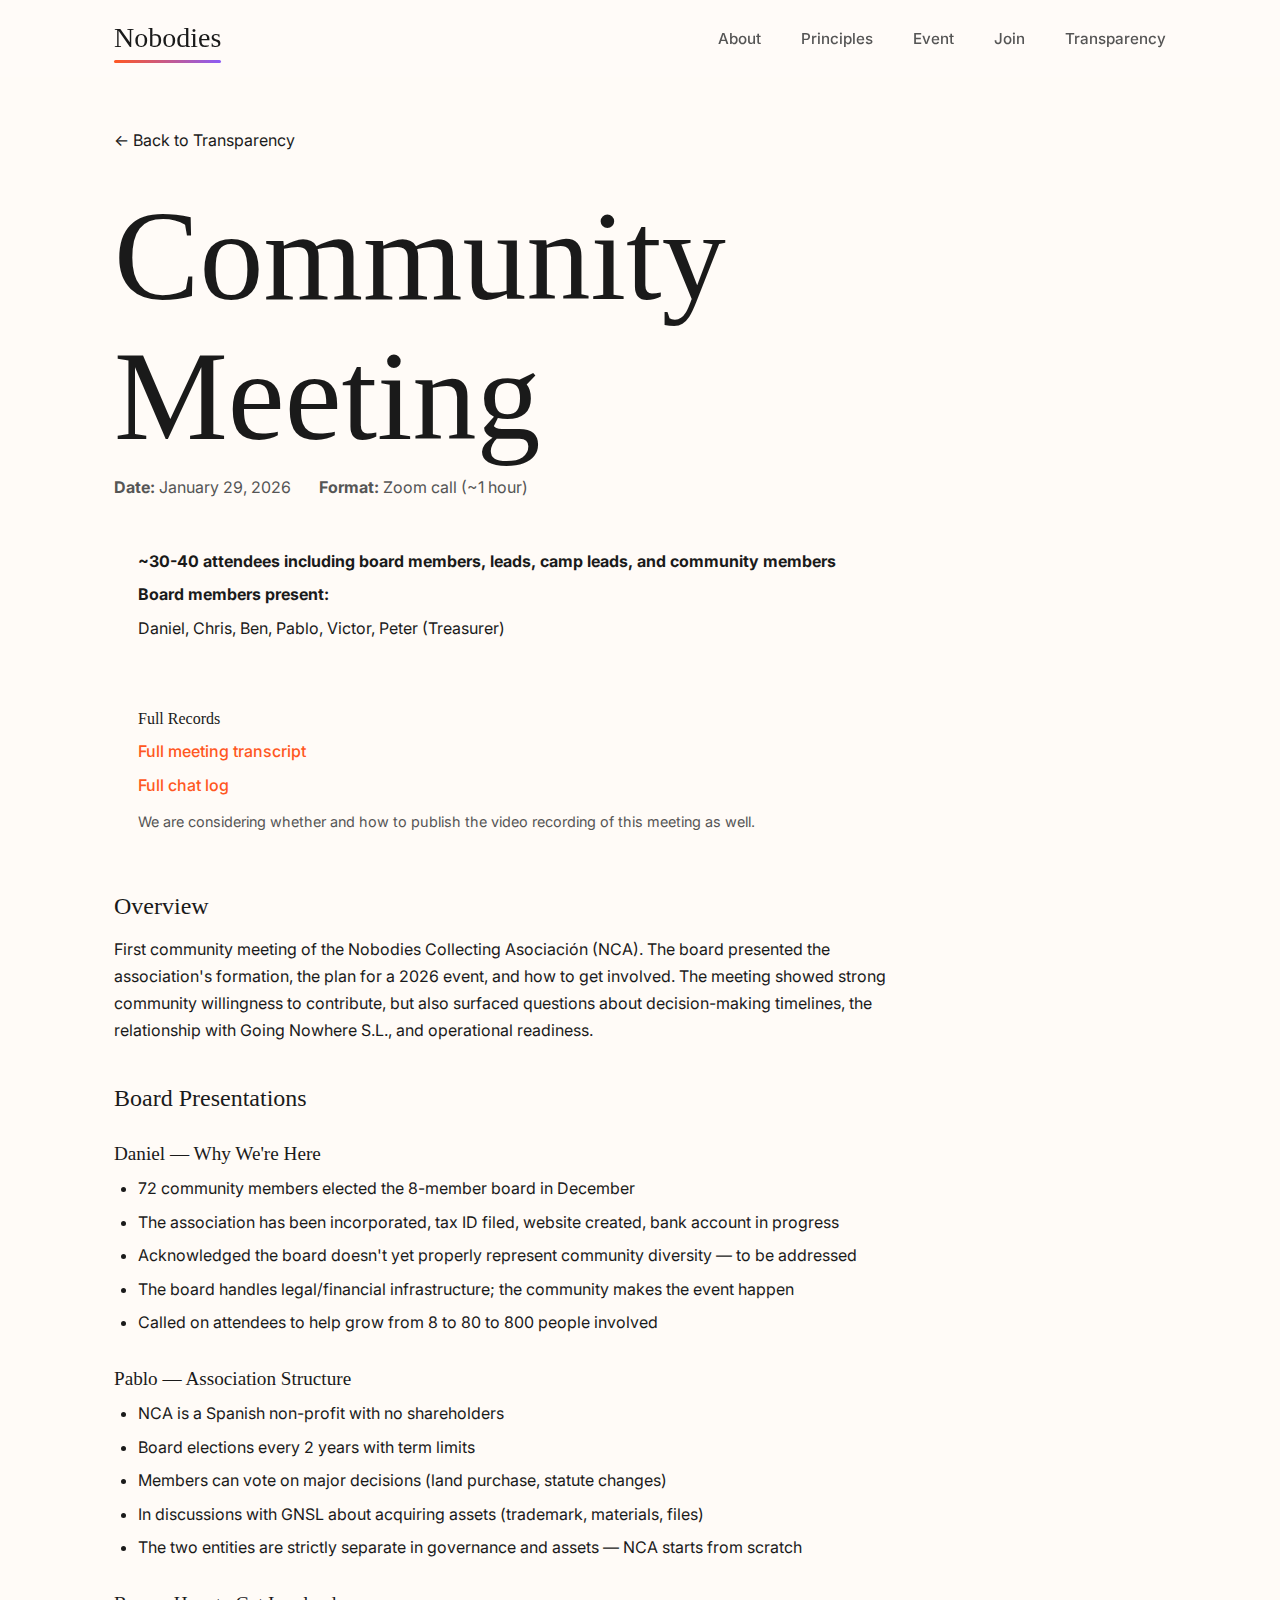
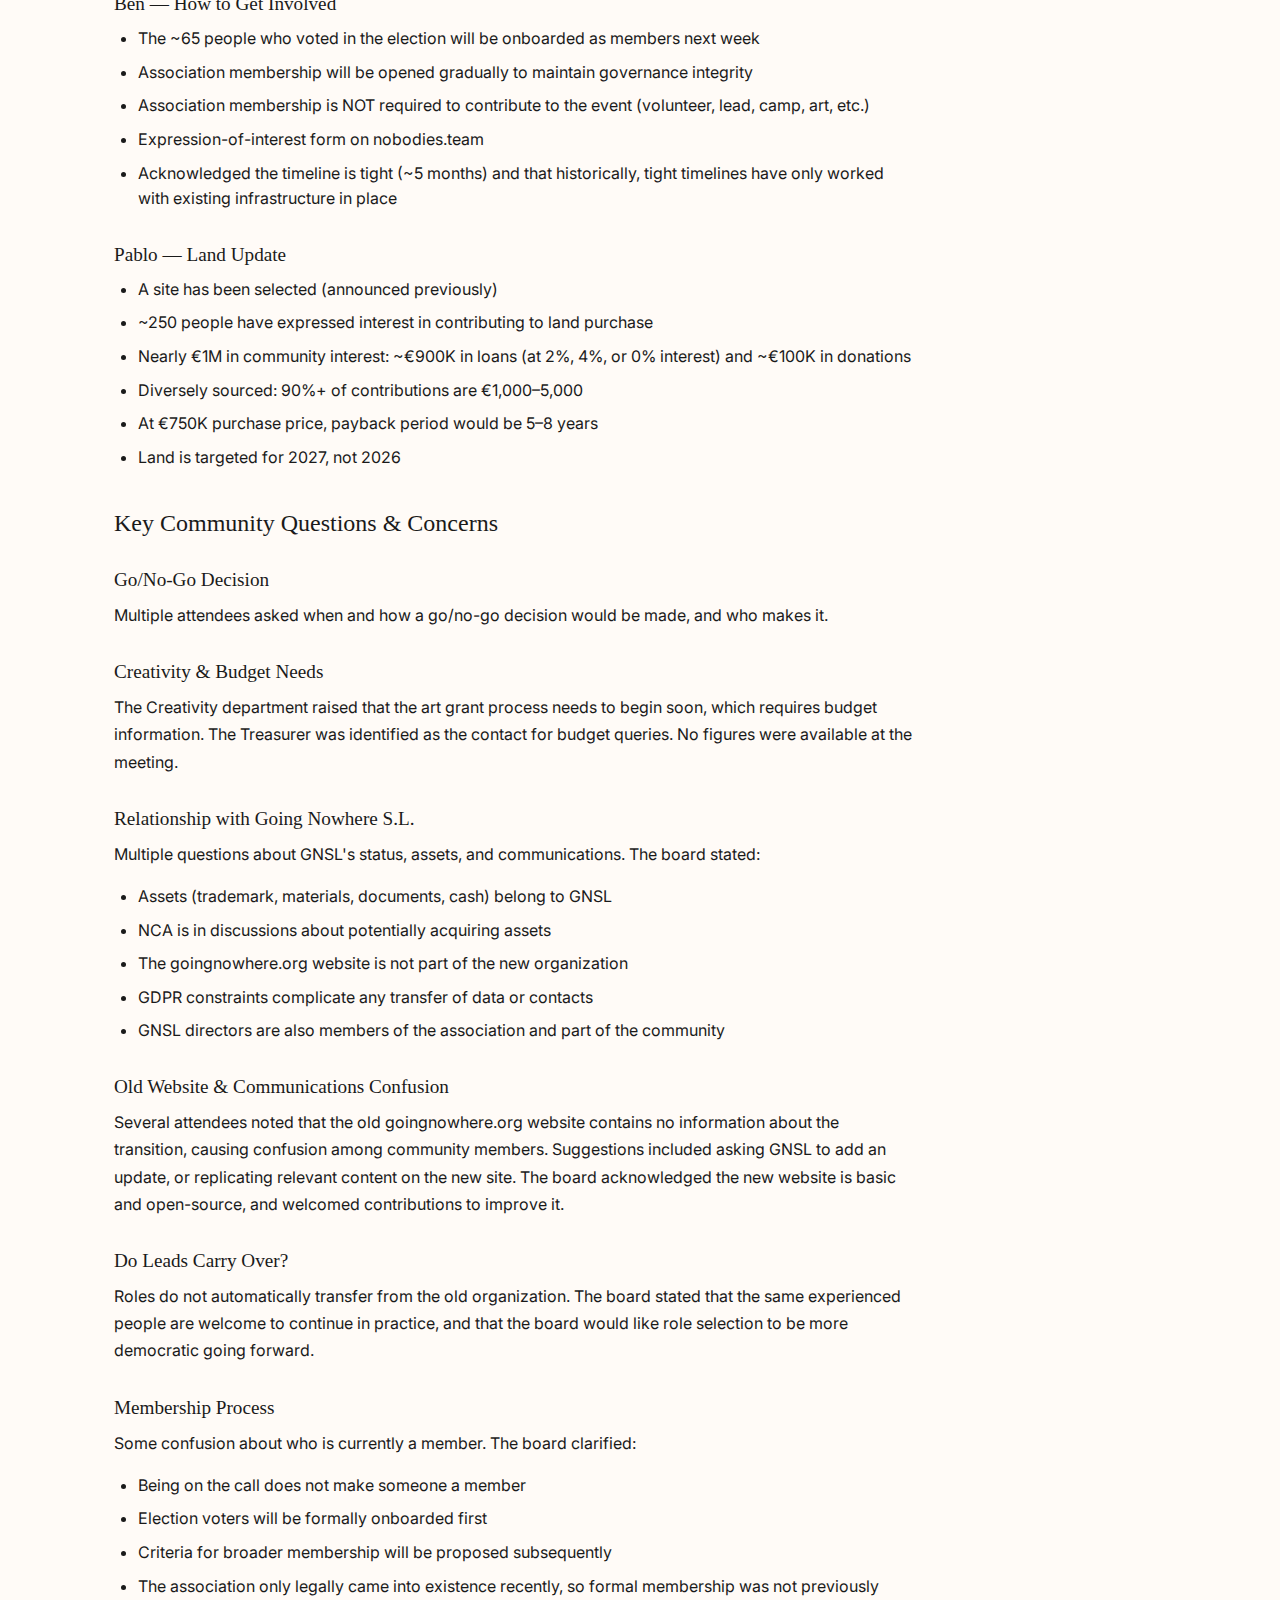
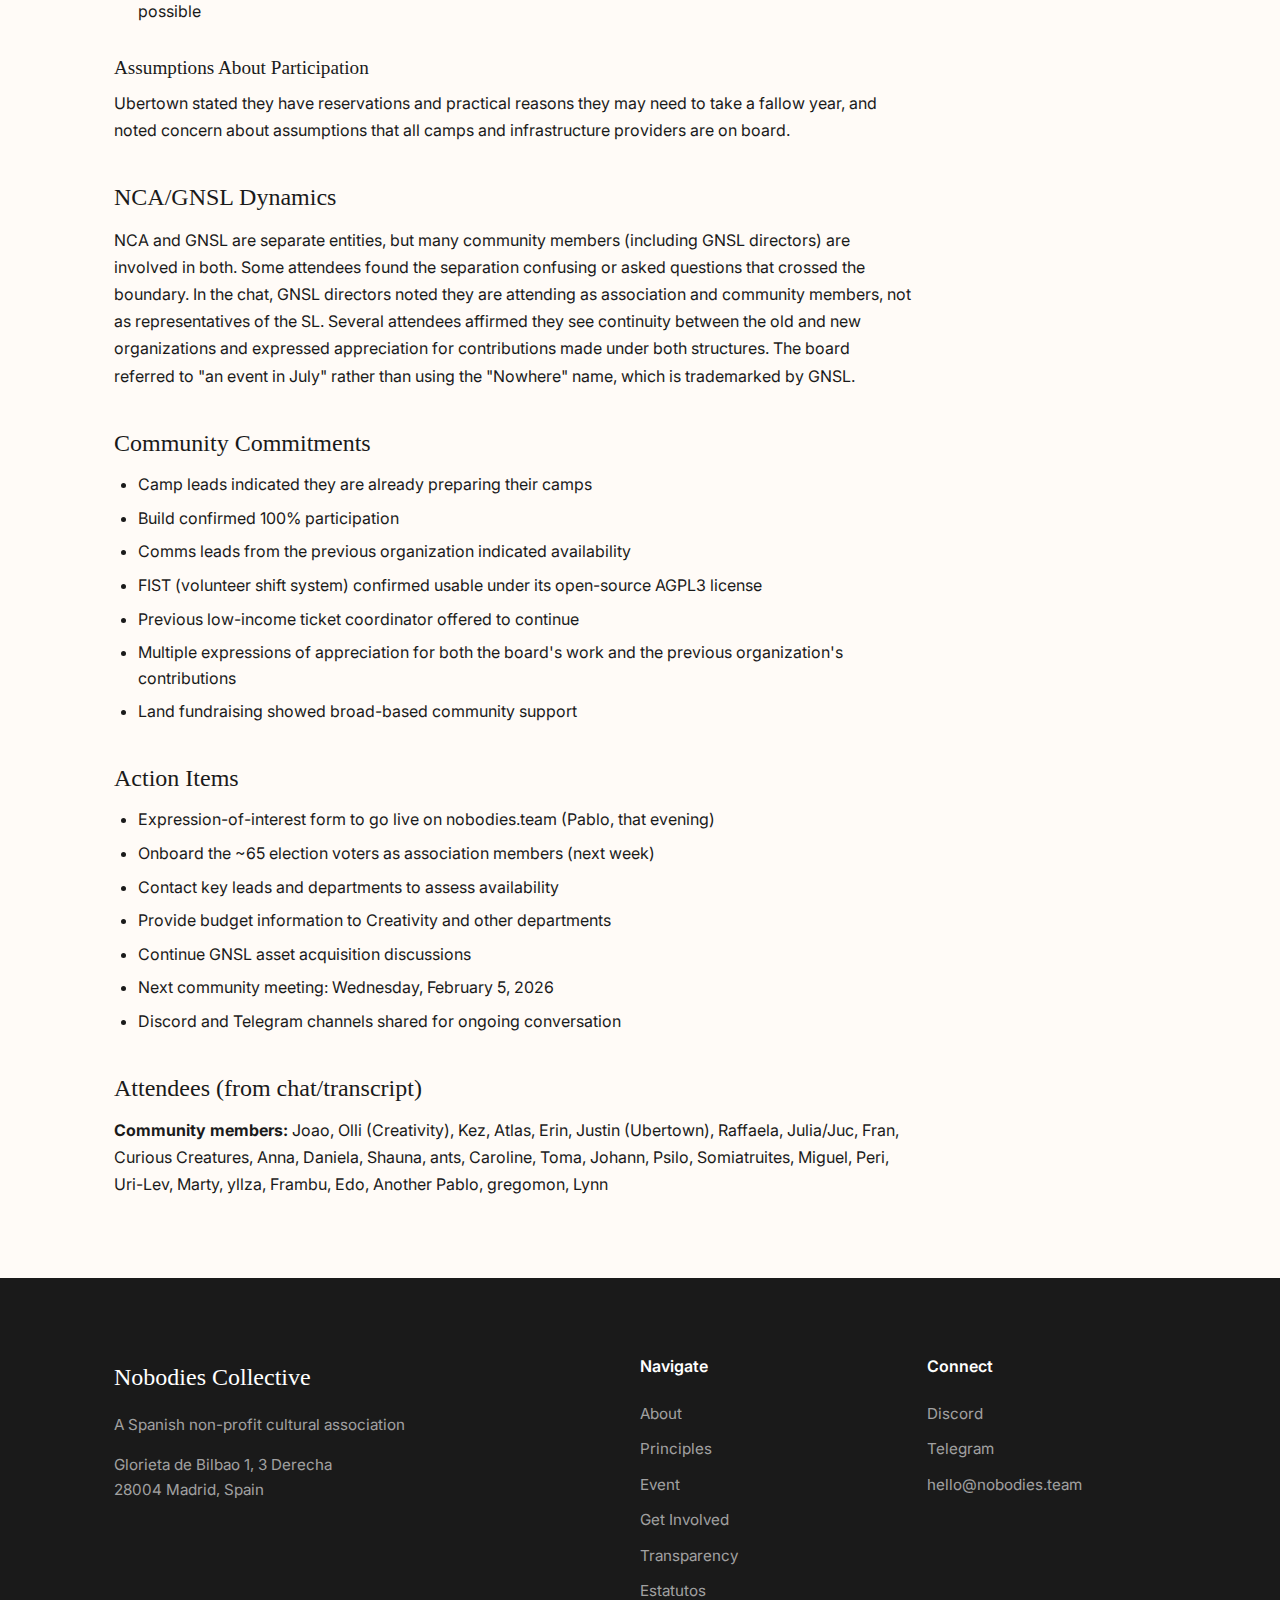
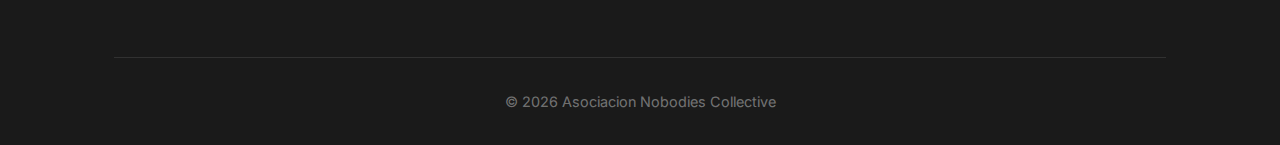
<file: transparency/2026-01-29-community.html>
<!DOCTYPE html>
<html lang="en">
<head>
    <meta charset="UTF-8">
    <meta name="viewport" content="width=device-width, initial-scale=1.0">
    <title>Community Meeting - January 29, 2026 | Nobodies Collective</title>
    <link rel="preconnect" href="https://fonts.googleapis.com">
    <link rel="preconnect" href="https://fonts.gstatic.com" crossorigin>
    <link href="https://fonts.googleapis.com/css2?family=Inter:wght@300;400;500;600;700;800&display=swap" rel="stylesheet">
    <link rel="stylesheet" href="../style.css">
    <style>
        .meeting-page { padding: 8rem 0 4rem; }
        .meeting-header { margin-bottom: 2rem; }
        .meeting-header h1 { margin-bottom: 0.5rem; }
        .meeting-meta { color: var(--color-text-muted); margin-bottom: 1rem; }
        .meeting-meta span { margin-right: 1.5rem; }
        .back-link { display: inline-block; margin-bottom: 2rem; color: var(--color-primary); text-decoration: none; }
        .back-link:hover { text-decoration: underline; }
        .meeting-content { max-width: 800px; }
        .meeting-content h2 { margin-top: 2.5rem; margin-bottom: 1rem; font-size: 1.5rem; }
        .meeting-content h3 { margin-top: 2rem; margin-bottom: 0.75rem; font-size: 1.2rem; }
        .meeting-content p { margin-bottom: 1rem; line-height: 1.7; }
        .meeting-content ul, .meeting-content ol { margin-bottom: 1rem; padding-left: 1.5rem; }
        .meeting-content li { margin-bottom: 0.5rem; line-height: 1.6; }
        .attendees { background: var(--color-bg-secondary); padding: 1rem 1.5rem; border-radius: 8px; margin-bottom: 2rem; }
        .attendees strong { display: block; margin-bottom: 0.5rem; }
        .resource-links { background: var(--color-bg-secondary); padding: 1.25rem 1.5rem; border-radius: 8px; margin-bottom: 2rem; }
        .resource-links h3 { margin: 0 0 0.75rem 0; font-size: 1rem; }
        .resource-links ul { list-style: none; padding: 0; margin: 0; }
        .resource-links li { margin-bottom: 0.5rem; }
        .resource-links a { color: var(--color-accent); font-weight: 500; }
        .resource-links a:hover { text-decoration: underline; }
        .notice { background: #fff8e6; border: 1px solid #f0d060; padding: 1rem 1.5rem; border-radius: 8px; margin-bottom: 2rem; font-size: 0.95rem; color: #665500; }
    </style>
</head>
<body>
    <header class="header">
        <nav class="nav container">
            <a href="/" class="logo">Nobodies</a>
            <button class="nav-toggle" aria-label="Toggle navigation">
                <span></span>
                <span></span>
                <span></span>
            </button>
            <ul class="nav-links">
                <li><a href="/#about">About</a></li>
                <li><a href="/#principles">Principles</a></li>
                <li><a href="/#event">Event</a></li>
                <li><a href="/#join">Join</a></li>
                <li><a href="/transparency.html">Transparency</a></li>
            </ul>
        </nav>
    </header>

    <main>
        <section class="meeting-page">
            <div class="container">
                <a href="../transparency.html" class="back-link">&larr; Back to Transparency</a>

                <div class="meeting-header">
                    <h1>Community Meeting</h1>
                    <div class="meeting-meta">
                        <span><strong>Date:</strong> January 29, 2026</span>
                        <span><strong>Format:</strong> Zoom call (~1 hour)</span>
                    </div>
                </div>

                <div class="attendees">
                    <strong>~30-40 attendees including board members, leads, camp leads, and community members</strong>
                    <strong>Board members present:</strong> Daniel, Chris, Ben, Pablo, Victor, Peter (Treasurer)
                </div>

                <div class="resource-links">
                    <h3>Full Records</h3>
                    <ul>
                        <li><a href="2026-01-29-community-transcript.html">Full meeting transcript</a></li>
                        <li><a href="2026-01-29-community-chat.html">Full chat log</a></li>
                    </ul>
                    <p style="margin: 0.75rem 0 0; font-size: 0.9rem; color: var(--color-text-muted);">
                        We are considering whether and how to publish the video recording of this meeting as well.
                    </p>
                </div>

                <div class="meeting-content">
                    <h2>Overview</h2>
                    <p>First community meeting of the Nobodies Collecting Asociaci&oacute;n (NCA). The board presented the association's formation, the plan for a 2026 event, and how to get involved. The meeting showed strong community willingness to contribute, but also surfaced questions about decision-making timelines, the relationship with Going Nowhere S.L., and operational readiness.</p>

                    <h2>Board Presentations</h2>

                    <h3>Daniel &mdash; Why We're Here</h3>
                    <ul>
                        <li>72 community members elected the 8-member board in December</li>
                        <li>The association has been incorporated, tax ID filed, website created, bank account in progress</li>
                        <li>Acknowledged the board doesn't yet properly represent community diversity &mdash; to be addressed</li>
                        <li>The board handles legal/financial infrastructure; the community makes the event happen</li>
                        <li>Called on attendees to help grow from 8 to 80 to 800 people involved</li>
                    </ul>

                    <h3>Pablo &mdash; Association Structure</h3>
                    <ul>
                        <li>NCA is a Spanish non-profit with no shareholders</li>
                        <li>Board elections every 2 years with term limits</li>
                        <li>Members can vote on major decisions (land purchase, statute changes)</li>
                        <li>In discussions with GNSL about acquiring assets (trademark, materials, files)</li>
                        <li>The two entities are strictly separate in governance and assets &mdash; NCA starts from scratch</li>
                    </ul>

                    <h3>Ben &mdash; How to Get Involved</h3>
                    <ul>
                        <li>The ~65 people who voted in the election will be onboarded as members next week</li>
                        <li>Association membership will be opened gradually to maintain governance integrity</li>
                        <li>Association membership is NOT required to contribute to the event (volunteer, lead, camp, art, etc.)</li>
                        <li>Expression-of-interest form on nobodies.team</li>
                        <li>Acknowledged the timeline is tight (~5 months) and that historically, tight timelines have only worked with existing infrastructure in place</li>
                    </ul>

                    <h3>Pablo &mdash; Land Update</h3>
                    <ul>
                        <li>A site has been selected (announced previously)</li>
                        <li>~250 people have expressed interest in contributing to land purchase</li>
                        <li>Nearly &euro;1M in community interest: ~&euro;900K in loans (at 2%, 4%, or 0% interest) and ~&euro;100K in donations</li>
                        <li>Diversely sourced: 90%+ of contributions are &euro;1,000&ndash;5,000</li>
                        <li>At &euro;750K purchase price, payback period would be 5&ndash;8 years</li>
                        <li>Land is targeted for 2027, not 2026</li>
                    </ul>

                    <h2>Key Community Questions &amp; Concerns</h2>

                    <h3>Go/No-Go Decision</h3>
                    <p>Multiple attendees asked when and how a go/no-go decision would be made, and who makes it.</p>

                    <h3>Creativity &amp; Budget Needs</h3>
                    <p>The Creativity department raised that the art grant process needs to begin soon, which requires budget information. The Treasurer was identified as the contact for budget queries. No figures were available at the meeting.</p>

                    <h3>Relationship with Going Nowhere S.L.</h3>
                    <p>Multiple questions about GNSL's status, assets, and communications. The board stated:</p>
                    <ul>
                        <li>Assets (trademark, materials, documents, cash) belong to GNSL</li>
                        <li>NCA is in discussions about potentially acquiring assets</li>
                        <li>The goingnowhere.org website is not part of the new organization</li>
                        <li>GDPR constraints complicate any transfer of data or contacts</li>
                        <li>GNSL directors are also members of the association and part of the community</li>
                    </ul>

                    <h3>Old Website &amp; Communications Confusion</h3>
                    <p>Several attendees noted that the old goingnowhere.org website contains no information about the transition, causing confusion among community members. Suggestions included asking GNSL to add an update, or replicating relevant content on the new site. The board acknowledged the new website is basic and open-source, and welcomed contributions to improve it.</p>

                    <h3>Do Leads Carry Over?</h3>
                    <p>Roles do not automatically transfer from the old organization. The board stated that the same experienced people are welcome to continue in practice, and that the board would like role selection to be more democratic going forward.</p>

                    <h3>Membership Process</h3>
                    <p>Some confusion about who is currently a member. The board clarified:</p>
                    <ul>
                        <li>Being on the call does not make someone a member</li>
                        <li>Election voters will be formally onboarded first</li>
                        <li>Criteria for broader membership will be proposed subsequently</li>
                        <li>The association only legally came into existence recently, so formal membership was not previously possible</li>
                    </ul>

                    <h3>Assumptions About Participation</h3>
                    <p>Ubertown stated they have reservations and practical reasons they may need to take a fallow year, and noted concern about assumptions that all camps and infrastructure providers are on board.</p>

                    <h2>NCA/GNSL Dynamics</h2>
                    <p>NCA and GNSL are separate entities, but many community members (including GNSL directors) are involved in both. Some attendees found the separation confusing or asked questions that crossed the boundary. In the chat, GNSL directors noted they are attending as association and community members, not as representatives of the SL. Several attendees affirmed they see continuity between the old and new organizations and expressed appreciation for contributions made under both structures. The board referred to "an event in July" rather than using the "Nowhere" name, which is trademarked by GNSL.</p>

                    <h2>Community Commitments</h2>
                    <ul>
                        <li>Camp leads indicated they are already preparing their camps</li>
                        <li>Build confirmed 100% participation</li>
                        <li>Comms leads from the previous organization indicated availability</li>
                        <li>FIST (volunteer shift system) confirmed usable under its open-source AGPL3 license</li>
                        <li>Previous low-income ticket coordinator offered to continue</li>
                        <li>Multiple expressions of appreciation for both the board's work and the previous organization's contributions</li>
                        <li>Land fundraising showed broad-based community support</li>
                    </ul>

                    <h2>Action Items</h2>
                    <ul>
                        <li>Expression-of-interest form to go live on nobodies.team (Pablo, that evening)</li>
                        <li>Onboard the ~65 election voters as association members (next week)</li>
                        <li>Contact key leads and departments to assess availability</li>
                        <li>Provide budget information to Creativity and other departments</li>
                        <li>Continue GNSL asset acquisition discussions</li>
                        <li>Next community meeting: Wednesday, February 5, 2026</li>
                        <li>Discord and Telegram channels shared for ongoing conversation</li>
                    </ul>

                    <h2>Attendees (from chat/transcript)</h2>
                    <p><strong>Community members:</strong> Joao, Olli (Creativity), Kez, Atlas, Erin, Justin (Ubertown), Raffaela, Julia/Juc, Fran, Curious Creatures, Anna, Daniela, Shauna, ants, Caroline, Toma, Johann, Psilo, Somiatruites, Miguel, Peri, Uri-Lev, Marty, yllza, Frambu, Edo, Another Pablo, gregomon, Lynn</p>
                </div>
            </div>
        </section>
    </main>

    <footer class="footer">
        <div class="container">
            <div class="footer-grid">
                <div class="footer-brand">
                    <span class="footer-logo">Nobodies Collective</span>
                    <p>A Spanish non-profit cultural association</p>
                    <p class="footer-address">Glorieta de Bilbao 1, 3 Derecha<br>28004 Madrid, Spain</p>
                </div>
                <div class="footer-links">
                    <h4>Navigate</h4>
                    <a href="/#about">About</a>
                    <a href="/#principles">Principles</a>
                    <a href="/#event">Event</a>
                    <a href="/#join">Get Involved</a>
                    <a href="/transparency.html">Transparency</a>
                    <a href="/estatutos.html">Estatutos</a>
                </div>
                <div class="footer-connect">
                    <h4>Connect</h4>
                    <a href="https://discord.gg/Xmj6YbFwSM" target="_blank">Discord</a>
                    <a href="https://t.me/nobodiescollective" target="_blank">Telegram</a>
                    <a href="mailto:hello@nobodies.team">hello@nobodies.team</a>
                </div>
            </div>
            <div class="footer-bottom">
                <p>&copy; 2026 Asociacion Nobodies Collective</p>
            </div>
        </div>
    </footer>

    <script src="../script.js"></script>
</body>
</html>
</file>
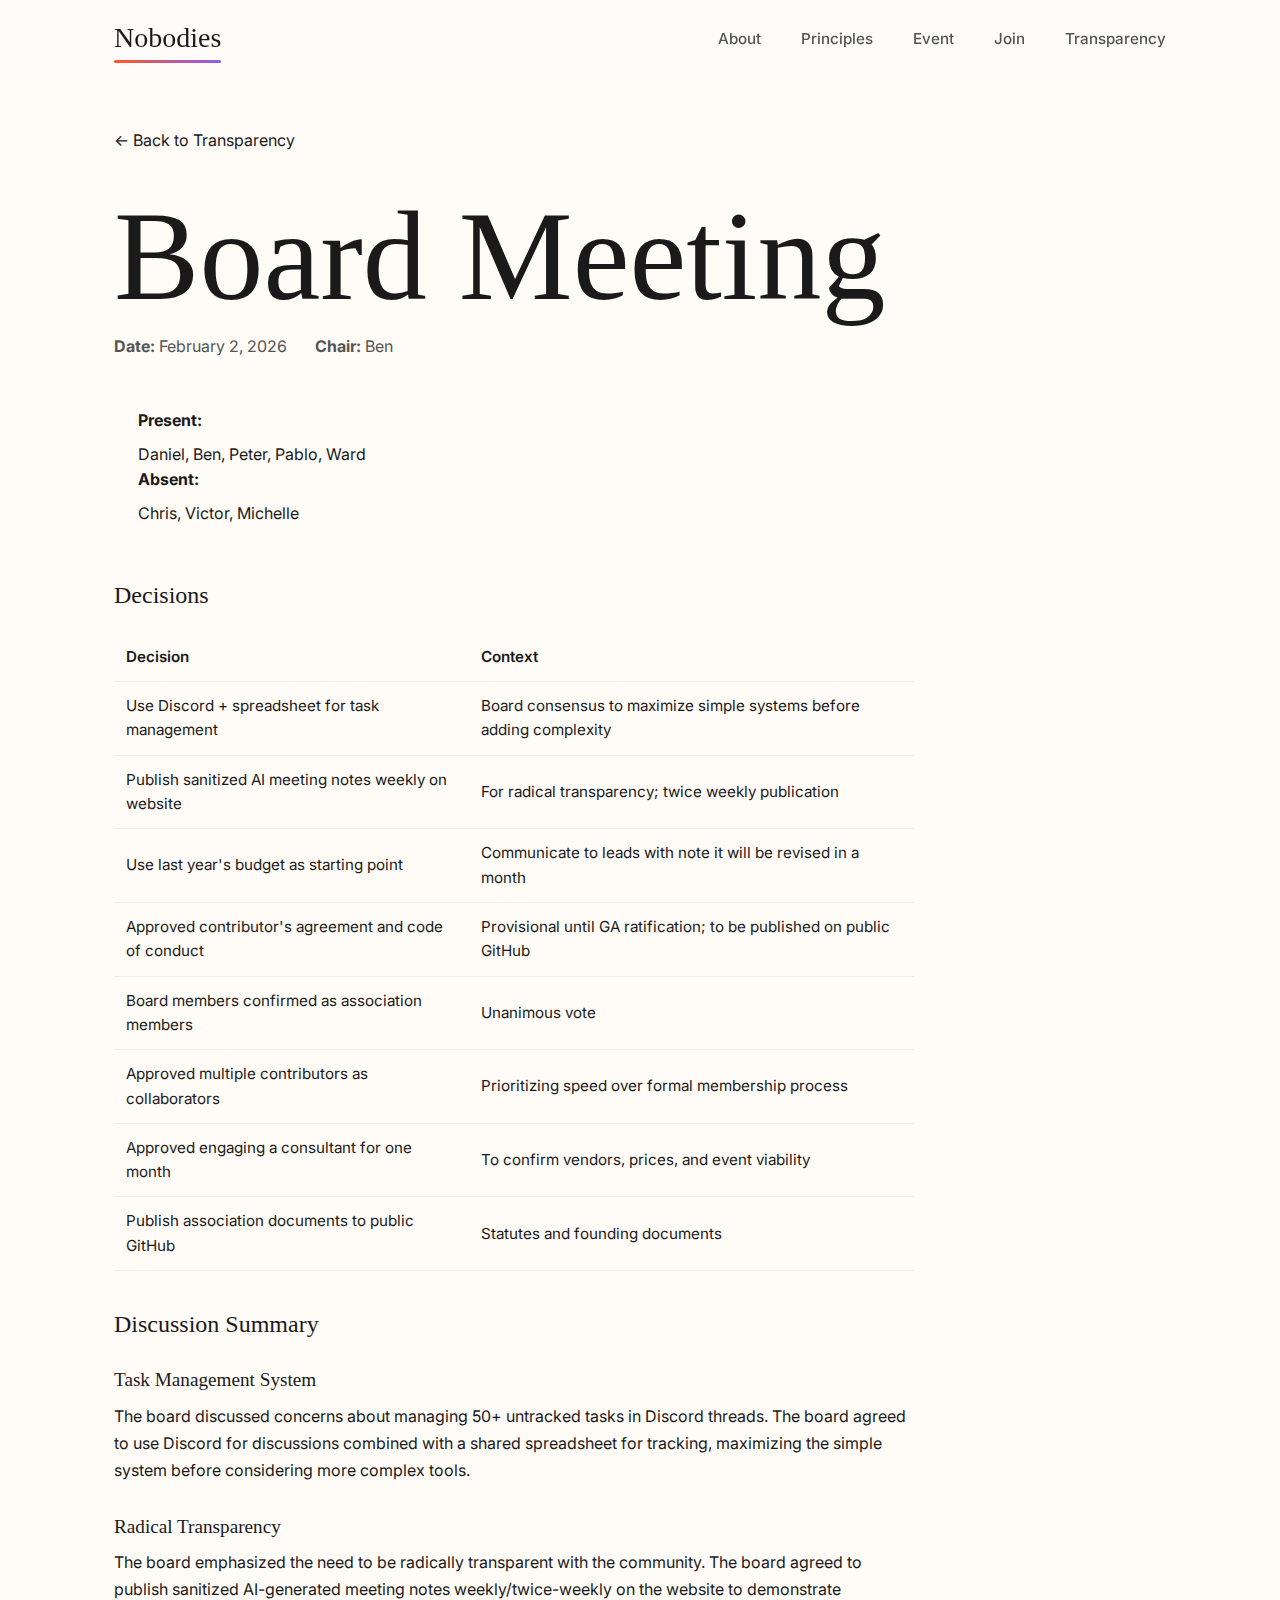
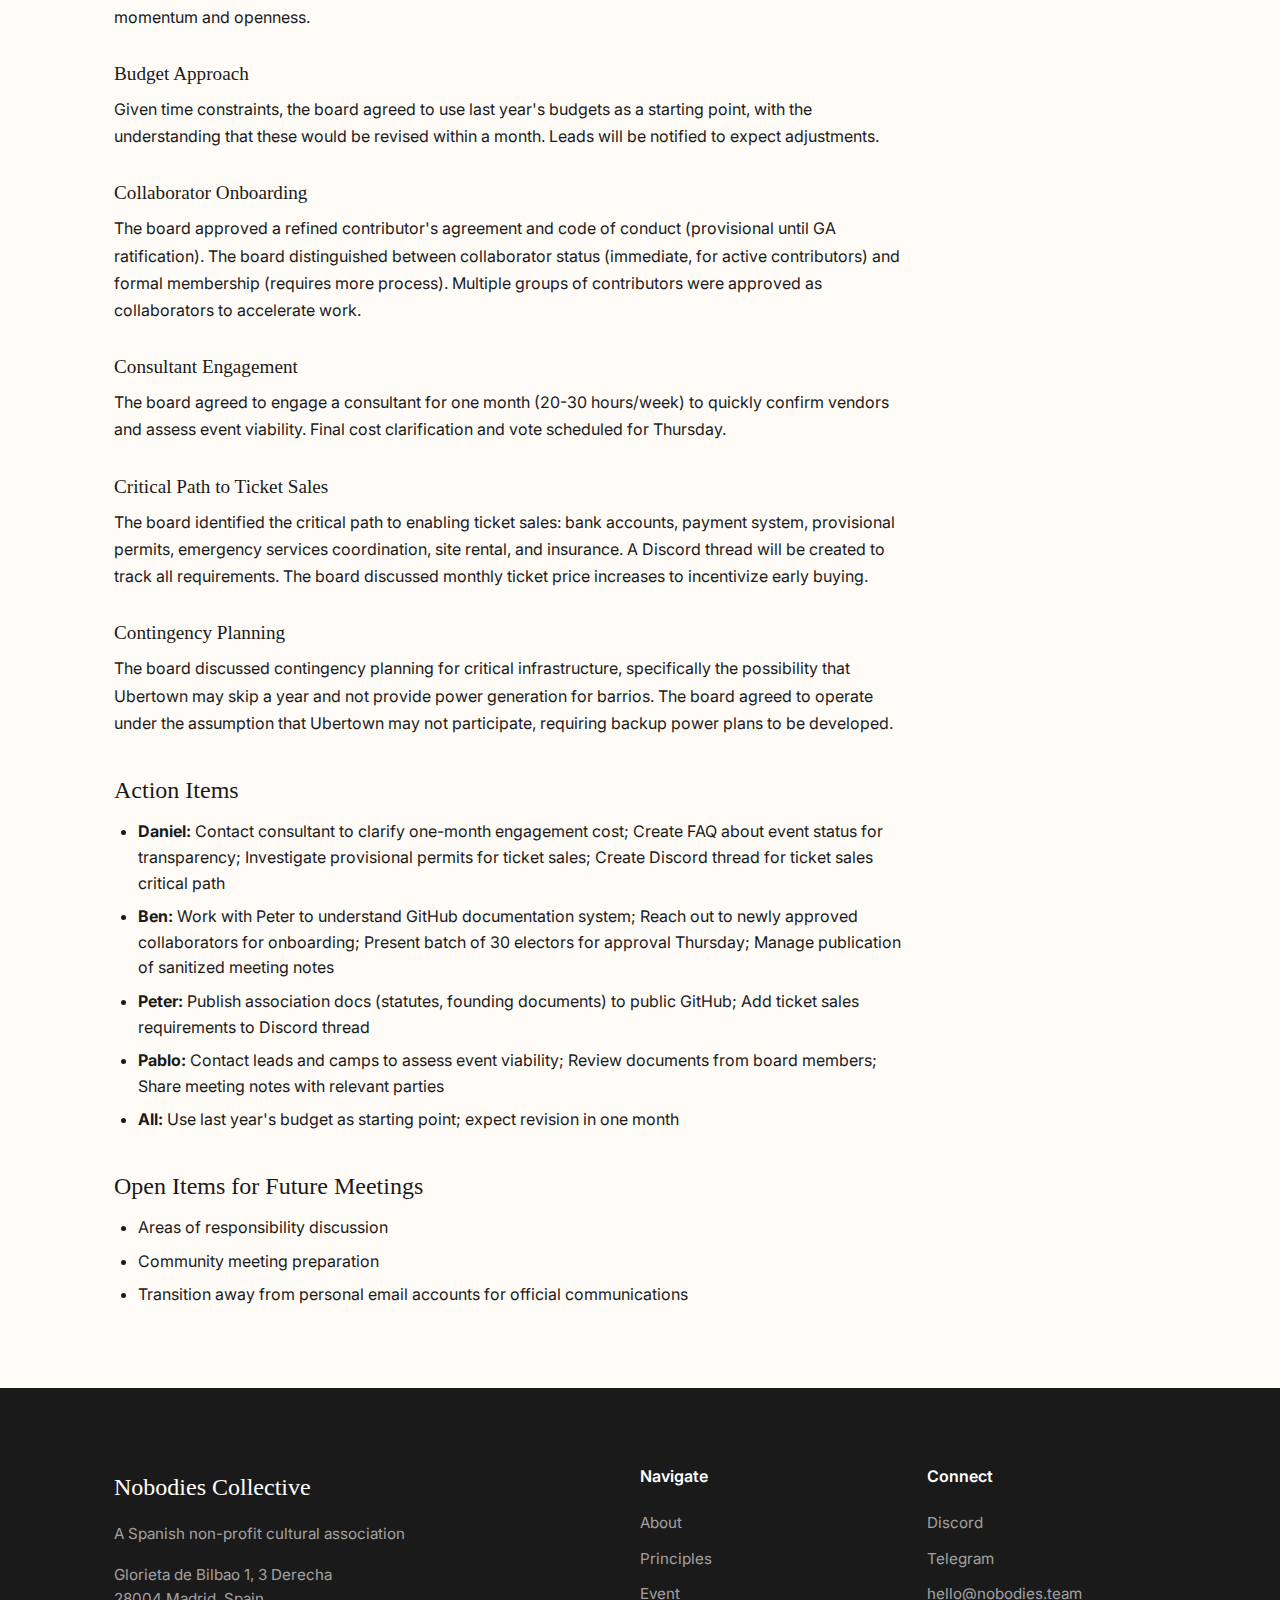
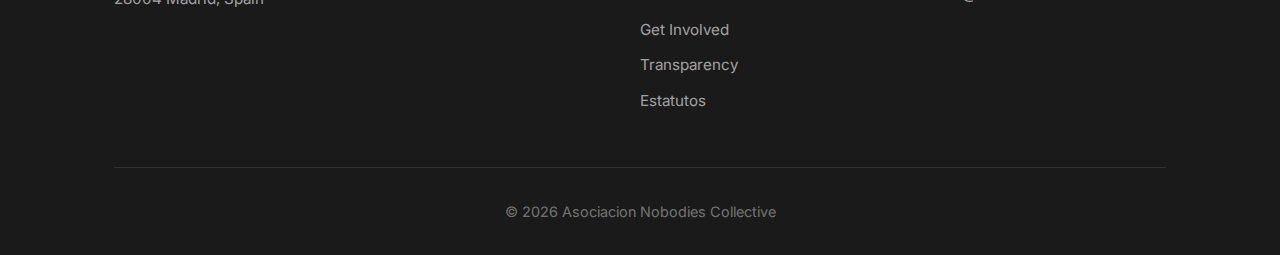
<file: transparency/2026-02-02-board.html>
<!DOCTYPE html>
<html lang="en">
<head>
    <meta charset="UTF-8">
    <meta name="viewport" content="width=device-width, initial-scale=1.0">
    <title>Board Meeting - February 2, 2026 | Nobodies Collective</title>
    <link rel="preconnect" href="https://fonts.googleapis.com">
    <link rel="preconnect" href="https://fonts.gstatic.com" crossorigin>
    <link href="https://fonts.googleapis.com/css2?family=Inter:wght@300;400;500;600;700;800&display=swap" rel="stylesheet">
    <link rel="stylesheet" href="../style.css">
    <style>
        .meeting-page { padding: 8rem 0 4rem; }
        .meeting-header { margin-bottom: 2rem; }
        .meeting-header h1 { margin-bottom: 0.5rem; }
        .meeting-meta { color: var(--color-text-muted); margin-bottom: 1rem; }
        .meeting-meta span { margin-right: 1.5rem; }
        .back-link { display: inline-block; margin-bottom: 2rem; color: var(--color-primary); text-decoration: none; }
        .back-link:hover { text-decoration: underline; }
        .meeting-content { max-width: 800px; }
        .meeting-content h2 { margin-top: 2.5rem; margin-bottom: 1rem; font-size: 1.5rem; }
        .meeting-content h3 { margin-top: 2rem; margin-bottom: 0.75rem; font-size: 1.2rem; }
        .meeting-content p { margin-bottom: 1rem; line-height: 1.7; }
        .meeting-content ul, .meeting-content ol { margin-bottom: 1rem; padding-left: 1.5rem; }
        .meeting-content li { margin-bottom: 0.5rem; line-height: 1.6; }
        .meeting-content table { width: 100%; border-collapse: collapse; margin: 1.5rem 0; font-size: 0.95rem; }
        .meeting-content th, .meeting-content td { padding: 0.75rem; text-align: left; border-bottom: 1px solid var(--color-border); }
        .meeting-content th { background: var(--color-bg-secondary); font-weight: 600; }
        .attendees { background: var(--color-bg-secondary); padding: 1rem 1.5rem; border-radius: 8px; margin-bottom: 2rem; }
        .attendees strong { display: block; margin-bottom: 0.5rem; }
    </style>
</head>
<body>
    <header class="header">
        <nav class="nav container">
            <a href="/" class="logo">Nobodies</a>
            <button class="nav-toggle" aria-label="Toggle navigation">
                <span></span>
                <span></span>
                <span></span>
            </button>
            <ul class="nav-links">
                <li><a href="/#about">About</a></li>
                <li><a href="/#principles">Principles</a></li>
                <li><a href="/#event">Event</a></li>
                <li><a href="/#join">Join</a></li>
                <li><a href="/transparency.html">Transparency</a></li>
            </ul>
        </nav>
    </header>

    <main>
        <section class="meeting-page">
            <div class="container">
                <a href="../transparency.html" class="back-link">&larr; Back to Transparency</a>

                <div class="meeting-header">
                    <h1>Board Meeting</h1>
                    <div class="meeting-meta">
                        <span><strong>Date:</strong> February 2, 2026</span>
                        <span><strong>Chair:</strong> Ben</span>
                    </div>
                </div>

                <div class="attendees">
                    <strong>Present:</strong> Daniel, Ben, Peter, Pablo, Ward
                    <br><strong>Absent:</strong> Chris, Victor, Michelle
                </div>

                <div class="meeting-content">
                    <h2>Decisions</h2>
                    <table>
                        <thead>
                            <tr>
                                <th>Decision</th>
                                <th>Context</th>
                            </tr>
                        </thead>
                        <tbody>
                            <tr>
                                <td>Use Discord + spreadsheet for task management</td>
                                <td>Board consensus to maximize simple systems before adding complexity</td>
                            </tr>
                            <tr>
                                <td>Publish sanitized AI meeting notes weekly on website</td>
                                <td>For radical transparency; twice weekly publication</td>
                            </tr>
                            <tr>
                                <td>Use last year's budget as starting point</td>
                                <td>Communicate to leads with note it will be revised in a month</td>
                            </tr>
                            <tr>
                                <td>Approved contributor's agreement and code of conduct</td>
                                <td>Provisional until GA ratification; to be published on public GitHub</td>
                            </tr>
                            <tr>
                                <td>Board members confirmed as association members</td>
                                <td>Unanimous vote</td>
                            </tr>
                            <tr>
                                <td>Approved multiple contributors as collaborators</td>
                                <td>Prioritizing speed over formal membership process</td>
                            </tr>
                            <tr>
                                <td>Approved engaging a consultant for one month</td>
                                <td>To confirm vendors, prices, and event viability</td>
                            </tr>
                            <tr>
                                <td>Publish association documents to public GitHub</td>
                                <td>Statutes and founding documents</td>
                            </tr>
                        </tbody>
                    </table>

                    <h2>Discussion Summary</h2>

                    <h3>Task Management System</h3>
                    <p>The board discussed concerns about managing 50+ untracked tasks in Discord threads. The board agreed to use Discord for discussions combined with a shared spreadsheet for tracking, maximizing the simple system before considering more complex tools.</p>

                    <h3>Radical Transparency</h3>
                    <p>The board emphasized the need to be radically transparent with the community. The board agreed to publish sanitized AI-generated meeting notes weekly/twice-weekly on the website to demonstrate momentum and openness.</p>

                    <h3>Budget Approach</h3>
                    <p>Given time constraints, the board agreed to use last year's budgets as a starting point, with the understanding that these would be revised within a month. Leads will be notified to expect adjustments.</p>

                    <h3>Collaborator Onboarding</h3>
                    <p>The board approved a refined contributor's agreement and code of conduct (provisional until GA ratification). The board distinguished between collaborator status (immediate, for active contributors) and formal membership (requires more process). Multiple groups of contributors were approved as collaborators to accelerate work.</p>

                    <h3>Consultant Engagement</h3>
                    <p>The board agreed to engage a consultant for one month (20-30 hours/week) to quickly confirm vendors and assess event viability. Final cost clarification and vote scheduled for Thursday.</p>

                    <h3>Critical Path to Ticket Sales</h3>
                    <p>The board identified the critical path to enabling ticket sales: bank accounts, payment system, provisional permits, emergency services coordination, site rental, and insurance. A Discord thread will be created to track all requirements. The board discussed monthly ticket price increases to incentivize early buying.</p>

                    <h3>Contingency Planning</h3>
                    <p>The board discussed contingency planning for critical infrastructure, specifically the possibility that Ubertown may skip a year and not provide power generation for barrios. The board agreed to operate under the assumption that Ubertown may not participate, requiring backup power plans to be developed.</p>

                    <h2>Action Items</h2>
                    <ul>
                        <li><strong>Daniel:</strong> Contact consultant to clarify one-month engagement cost; Create FAQ about event status for transparency; Investigate provisional permits for ticket sales; Create Discord thread for ticket sales critical path</li>
                        <li><strong>Ben:</strong> Work with Peter to understand GitHub documentation system; Reach out to newly approved collaborators for onboarding; Present batch of 30 electors for approval Thursday; Manage publication of sanitized meeting notes</li>
                        <li><strong>Peter:</strong> Publish association docs (statutes, founding documents) to public GitHub; Add ticket sales requirements to Discord thread</li>
                        <li><strong>Pablo:</strong> Contact leads and camps to assess event viability; Review documents from board members; Share meeting notes with relevant parties</li>
                        <li><strong>All:</strong> Use last year's budget as starting point; expect revision in one month</li>
                    </ul>

                    <h2>Open Items for Future Meetings</h2>
                    <ul>
                        <li>Areas of responsibility discussion</li>
                        <li>Community meeting preparation</li>
                        <li>Transition away from personal email accounts for official communications</li>
                    </ul>
                </div>
            </div>
        </section>
    </main>

    <footer class="footer">
        <div class="container">
            <div class="footer-grid">
                <div class="footer-brand">
                    <span class="footer-logo">Nobodies Collective</span>
                    <p>A Spanish non-profit cultural association</p>
                    <p class="footer-address">Glorieta de Bilbao 1, 3 Derecha<br>28004 Madrid, Spain</p>
                </div>
                <div class="footer-links">
                    <h4>Navigate</h4>
                    <a href="/#about">About</a>
                    <a href="/#principles">Principles</a>
                    <a href="/#event">Event</a>
                    <a href="/#join">Get Involved</a>
                    <a href="/transparency.html">Transparency</a>
                    <a href="/estatutos.html">Estatutos</a>
                </div>
                <div class="footer-connect">
                    <h4>Connect</h4>
                    <a href="https://discord.gg/Xmj6YbFwSM" target="_blank">Discord</a>
                    <a href="https://t.me/nobodiescollective" target="_blank">Telegram</a>
                    <a href="mailto:hello@nobodies.team">hello@nobodies.team</a>
                </div>
            </div>
            <div class="footer-bottom">
                <p>&copy; 2026 Asociacion Nobodies Collective</p>
            </div>
        </div>
    </footer>

    <script src="../script.js"></script>
</body>
</html>
</file>
<file: style.css>
/* ==========================================================================
   Nobodies Collective Association
   ========================================================================== */

:root {
    --color-bg: #fffbf7;
    --color-bg-alt: #fff7f0;
    --color-text: #1a1a1a;
    --color-text-muted: #555;
    --color-accent: #ff5722;
    --color-accent-hover: #e64a19;
    --color-purple: #8b5cf6;
    --color-purple-dark: #7c3aed;
    --color-yellow: #fbbf24;
    --color-pink: #ec4899;
    --color-border: #eee;

    --font-display: 'DM Serif Display', Georgia, serif;
    --font-body: 'Inter', -apple-system, BlinkMacSystemFont, sans-serif;

    --container: 1100px;
    --spacing: 1.5rem;
    --radius: 12px;
}

/* Reset */
*, *::before, *::after {
    box-sizing: border-box;
    margin: 0;
    padding: 0;
}

html {
    scroll-behavior: smooth;
}

body {
    font-family: var(--font-body);
    font-size: 16px;
    line-height: 1.6;
    color: var(--color-text);
    background-color: var(--color-bg);
    -webkit-font-smoothing: antialiased;
}

img { max-width: 100%; height: auto; }

a {
    color: var(--color-accent);
    text-decoration: none;
    transition: color 0.2s;
}
a:hover { color: var(--color-accent-hover); }

/* Container */
.container {
    max-width: var(--container);
    margin: 0 auto;
    padding: 0 var(--spacing);
}

/* Typography */
h1, h2, h3, h4 {
    font-family: var(--font-display);
    font-weight: 400;
    line-height: 1.1;
}

h1 { font-size: clamp(3.5rem, 12vw, 8rem); }
h2 { font-size: clamp(2.5rem, 6vw, 4rem); margin-bottom: 1.5rem; }
h3 { font-size: 1.75rem; }
h4 { font-size: 1.25rem; }

/* Buttons */
.btn {
    display: inline-flex;
    align-items: center;
    gap: 0.5rem;
    padding: 1rem 2rem;
    font-family: var(--font-body);
    font-size: 0.95rem;
    font-weight: 600;
    border: none;
    border-radius: 50px;
    cursor: pointer;
    transition: all 0.3s cubic-bezier(0.4, 0, 0.2, 1);
}

.btn-primary {
    background: linear-gradient(135deg, var(--color-accent) 0%, var(--color-pink) 100%);
    color: #fff;
    box-shadow: 0 4px 15px rgba(255, 87, 34, 0.3);
}
.btn-primary:hover {
    transform: translateY(-3px);
    box-shadow: 0 8px 25px rgba(255, 87, 34, 0.4);
    color: #fff;
}

.btn-outline {
    background: transparent;
    color: var(--color-text);
    border: 2px solid var(--color-text);
}
.btn-outline:hover {
    background: var(--color-text);
    color: #fff;
}

.btn-discord {
    background: #5865F2;
    color: #fff;
}
.btn-discord:hover {
    background: #4752c4;
    color: #fff;
    transform: translateY(-2px);
}

.btn-whatsapp {
    background: #25D366;
    color: #fff;
}
.btn-whatsapp:hover {
    background: #1da851;
    color: #fff;
    transform: translateY(-2px);
}

.btn-link {
    color: var(--color-accent);
    font-size: 0.9rem;
    font-weight: 600;
}
.btn-link:hover {
    text-decoration: underline;
}

/* Header */
.header {
    position: fixed;
    top: 0;
    left: 0;
    right: 0;
    z-index: 100;
    padding: 1rem 0;
    background: rgba(255, 251, 247, 0.9);
    backdrop-filter: blur(10px);
}

.nav {
    display: flex;
    align-items: center;
    justify-content: space-between;
}

.logo {
    font-family: var(--font-display);
    font-size: 1.75rem;
    color: var(--color-text);
    position: relative;
}
.logo::after {
    content: '';
    position: absolute;
    bottom: -2px;
    left: 0;
    width: 100%;
    height: 3px;
    background: linear-gradient(90deg, var(--color-accent), var(--color-purple));
    border-radius: 2px;
}
.logo:hover { color: var(--color-accent); }

.nav-links {
    display: flex;
    gap: 2.5rem;
    list-style: none;
}

.nav-links a {
    color: var(--color-text-muted);
    font-size: 0.95rem;
    font-weight: 500;
    transition: color 0.2s;
}
.nav-links a:hover { color: var(--color-accent); }

.nav-toggle {
    display: none;
    flex-direction: column;
    gap: 5px;
    background: none;
    border: none;
    cursor: pointer;
    padding: 5px;
}
.nav-toggle span {
    display: block;
    width: 24px;
    height: 2px;
    background: var(--color-text);
    transition: 0.3s;
}

/* Hero */
.hero {
    position: relative;
    min-height: 100vh;
    display: flex;
    align-items: center;
    padding: 8rem 0 4rem;
    overflow: hidden;
}

.hero-bg {
    position: absolute;
    inset: 0;
    background:
        radial-gradient(circle at 10% 20%, rgba(139, 92, 246, 0.12) 0%, transparent 40%),
        radial-gradient(circle at 90% 80%, rgba(255, 87, 34, 0.1) 0%, transparent 40%),
        radial-gradient(circle at 50% 50%, rgba(251, 191, 36, 0.08) 0%, transparent 50%);
    pointer-events: none;
}

/* Floating shapes */
.hero-bg::before,
.hero-bg::after {
    content: '';
    position: absolute;
    border-radius: 50%;
    animation: float 6s ease-in-out infinite;
}
.hero-bg::before {
    width: 300px;
    height: 300px;
    top: 10%;
    right: 10%;
    background: linear-gradient(135deg, rgba(139, 92, 246, 0.15), rgba(236, 72, 153, 0.1));
    animation-delay: -2s;
}
.hero-bg::after {
    width: 200px;
    height: 200px;
    bottom: 20%;
    left: 5%;
    background: linear-gradient(135deg, rgba(255, 87, 34, 0.12), rgba(251, 191, 36, 0.1));
}

@keyframes float {
    0%, 100% { transform: translateY(0) rotate(0deg); }
    50% { transform: translateY(-20px) rotate(5deg); }
}

.hero-content {
    position: relative;
    z-index: 1;
}

.hero-tag {
    display: inline-block;
    padding: 0.6rem 1.25rem;
    margin-bottom: 1.5rem;
    font-size: 0.9rem;
    font-weight: 600;
    color: var(--color-purple-dark);
    background: linear-gradient(135deg, rgba(139, 92, 246, 0.1), rgba(236, 72, 153, 0.08));
    border-radius: 50px;
}

.hero h1 {
    color: var(--color-text);
    margin-bottom: 1.5rem;
    line-height: 0.95;
}

.hero h1 span {
    background: linear-gradient(135deg, var(--color-accent), var(--color-purple));
    -webkit-background-clip: text;
    -webkit-text-fill-color: transparent;
    background-clip: text;
}

.hero-location {
    font-size: 1.35rem;
    color: var(--color-text-muted);
    margin-bottom: 2.5rem;
    font-weight: 400;
}

.hero-cta {
    display: flex;
    gap: 1rem;
    flex-wrap: wrap;
}

/* About */
.about {
    padding: 8rem 0;
    position: relative;
}

.about::before {
    content: '';
    position: absolute;
    top: 0;
    left: 0;
    right: 0;
    height: 1px;
    background: linear-gradient(90deg, transparent, var(--color-border), transparent);
}

.about-grid {
    display: grid;
    grid-template-columns: 1fr 1fr;
    gap: 4rem;
    align-items: center;
}

.about-text h2 {
    background: linear-gradient(135deg, var(--color-text) 0%, var(--color-text-muted) 100%);
    -webkit-background-clip: text;
    -webkit-text-fill-color: transparent;
    background-clip: text;
}

.about-text p {
    color: var(--color-text-muted);
    font-size: 1.1rem;
    margin-bottom: 1.25rem;
}
.about-text p:last-child { margin-bottom: 0; }

.about-visual {
    display: flex;
    justify-content: center;
    position: relative;
}

.about-shape {
    width: 320px;
    height: 320px;
    background: linear-gradient(135deg, var(--color-purple) 0%, var(--color-accent) 50%, var(--color-yellow) 100%);
    border-radius: 30% 70% 70% 30% / 30% 30% 70% 70%;
    animation: morph 8s ease-in-out infinite;
    box-shadow: 0 20px 60px rgba(139, 92, 246, 0.3);
}

@keyframes morph {
    0%, 100% { border-radius: 30% 70% 70% 30% / 30% 30% 70% 70%; }
    25% { border-radius: 58% 42% 75% 25% / 76% 46% 54% 24%; }
    50% { border-radius: 50% 50% 33% 67% / 55% 27% 73% 45%; }
    75% { border-radius: 33% 67% 58% 42% / 63% 68% 32% 37%; }
}

/* Principles */
.principles {
    padding: 8rem 0;
    background: var(--color-bg-alt);
}

.principles h2 {
    text-align: center;
}

.principles-intro {
    text-align: center;
    color: var(--color-text-muted);
    font-size: 1.15rem;
    max-width: 600px;
    margin: 0 auto 3.5rem;
}

.principles-list {
    display: grid;
    grid-template-columns: repeat(2, 1fr);
    gap: 1rem;
}

.principle {
    display: flex;
    justify-content: space-between;
    align-items: center;
    padding: 1.25rem 1.5rem;
    background: #fff;
    border-radius: var(--radius);
    transition: all 0.3s;
    border: 1px solid transparent;
}
.principle:hover {
    transform: translateX(8px);
    border-color: var(--color-accent);
    box-shadow: 0 4px 20px rgba(255, 87, 34, 0.1);
}

.principle-name {
    font-weight: 700;
    font-size: 1.05rem;
    color: var(--color-text);
}

.principle-desc {
    color: var(--color-text-muted);
    font-size: 0.9rem;
    text-align: right;
    max-width: 60%;
}

.consent-banner {
    margin-top: 2.5rem;
    padding: 2rem;
    background: linear-gradient(135deg, rgba(139, 92, 246, 0.08), rgba(236, 72, 153, 0.05));
    border-radius: var(--radius);
    text-align: center;
    color: var(--color-text-muted);
    font-size: 1.05rem;
}
.consent-banner strong {
    color: var(--color-purple-dark);
}

/* Event */
.event {
    padding: 8rem 0;
}

.event-content {
    display: grid;
    gap: 3rem;
}

.event-highlight {
    font-family: var(--font-display);
    font-size: 2rem;
    background: linear-gradient(135deg, var(--color-accent), var(--color-pink));
    -webkit-background-clip: text;
    -webkit-text-fill-color: transparent;
    background-clip: text;
    margin-bottom: 1rem;
}

.event-info p {
    color: var(--color-text-muted);
    font-size: 1.1rem;
    margin-bottom: 1rem;
}

.planning-calls {
    padding: 2.5rem;
    background: #fff;
    border-radius: var(--radius);
    box-shadow: 0 4px 30px rgba(0, 0, 0, 0.06);
}

.planning-calls h3 {
    margin-bottom: 0.5rem;
    color: var(--color-text);
}

.planning-calls > p {
    color: var(--color-text-muted);
    margin-bottom: 2rem;
}

.call-cards {
    display: grid;
    grid-template-columns: repeat(auto-fit, minmax(280px, 1fr));
    gap: 1.5rem;
}

.call-card {
    display: flex;
    gap: 1.25rem;
    padding: 1.5rem;
    background: var(--color-bg);
    border-radius: var(--radius);
    transition: transform 0.3s;
}
.call-card:hover {
    transform: translateY(-4px);
}

.call-date {
    display: flex;
    flex-direction: column;
    align-items: center;
    justify-content: center;
    min-width: 70px;
    padding: 1rem;
    background: linear-gradient(135deg, var(--color-accent), var(--color-pink));
    border-radius: var(--radius);
    color: #fff;
}

.call-day {
    font-size: 1.75rem;
    font-weight: 700;
    line-height: 1;
}

.call-month {
    font-size: 0.8rem;
    text-transform: uppercase;
    font-weight: 600;
    letter-spacing: 0.05em;
}

.call-details {
    display: flex;
    flex-direction: column;
    gap: 0.25rem;
}

.call-details strong {
    color: var(--color-text);
    font-size: 1.05rem;
}

.call-details span {
    color: var(--color-text-muted);
}

.call-links {
    display: flex;
    gap: 1rem;
    margin-top: 0.75rem;
}

/* Join */
.join {
    padding: 8rem 0;
    background: var(--color-bg-alt);
}

.join h2 { text-align: center; }

.join-intro {
    text-align: center;
    color: var(--color-text-muted);
    font-size: 1.15rem;
    margin-bottom: 3rem;
}

.join-grid {
    display: grid;
    grid-template-columns: repeat(auto-fit, minmax(300px, 1fr));
    gap: 1.5rem;
    margin-bottom: 3rem;
}

.join-card {
    padding: 2.5rem;
    background: #fff;
    border-radius: var(--radius);
    transition: all 0.3s;
    box-shadow: 0 2px 20px rgba(0, 0, 0, 0.04);
}

.join-card:hover {
    transform: translateY(-6px);
    box-shadow: 0 12px 40px rgba(0, 0, 0, 0.1);
}

.join-card h3 {
    margin-bottom: 1rem;
    color: var(--color-text);
}

.join-card p {
    color: var(--color-text-muted);
    margin-bottom: 1.5rem;
    line-height: 1.7;
}

/* Coming Soon */
.coming-soon {
    padding: 3rem;
    background: #fff;
    border-radius: var(--radius);
    text-align: center;
    box-shadow: 0 2px 20px rgba(0, 0, 0, 0.04);
    position: relative;
    overflow: hidden;
}

.coming-soon::before {
    content: '';
    position: absolute;
    top: 0;
    left: 0;
    right: 0;
    height: 4px;
    background: linear-gradient(90deg, var(--color-accent), var(--color-purple), var(--color-pink));
}

.coming-soon h3 {
    margin-bottom: 0.25rem;
    color: var(--color-text);
}

.coming-soon-date {
    color: var(--color-accent);
    font-weight: 600;
    margin-bottom: 2rem;
}

.coming-soon-items {
    display: flex;
    justify-content: center;
    gap: 1.5rem;
    flex-wrap: wrap;
    margin-bottom: 2rem;
}

.coming-soon-item {
    display: flex;
    flex-direction: column;
    align-items: center;
    gap: 0.75rem;
    padding: 1.5rem 2rem;
    background: var(--color-bg);
    border: 2px dashed var(--color-border);
    border-radius: var(--radius);
    color: var(--color-text-muted);
    font-weight: 500;
    transition: all 0.3s;
}
.coming-soon-item:hover {
    border-color: var(--color-purple);
    border-style: solid;
}

.coming-soon-icon {
    font-size: 2.5rem;
}

.coming-soon-cta {
    color: var(--color-text-muted);
    margin-bottom: 1.25rem;
}

.community-links {
    display: flex;
    justify-content: center;
    gap: 1rem;
    flex-wrap: wrap;
}

/* Governance */
.governance {
    padding: 8rem 0;
    text-align: center;
}

.governance > .container > p {
    color: var(--color-text-muted);
    font-size: 1.1rem;
    margin-bottom: 2.5rem;
}

.governance-grid {
    display: grid;
    grid-template-columns: repeat(3, 1fr);
    gap: 1.5rem;
    text-align: left;
}

.governance-item {
    padding: 2rem;
    background: #fff;
    border-radius: var(--radius);
    box-shadow: 0 2px 20px rgba(0, 0, 0, 0.04);
    transition: transform 0.3s;
}
.governance-item:hover {
    transform: translateY(-4px);
}

.governance-item h4 {
    color: var(--color-accent);
    margin-bottom: 0.75rem;
}

.governance-item p {
    color: var(--color-text-muted);
    margin: 0;
    line-height: 1.6;
}

/* Footer */
.footer {
    padding: 5rem 0 2rem;
    background: var(--color-text);
    color: #fff;
}

.footer-grid {
    display: grid;
    grid-template-columns: 2fr 1fr 1fr;
    gap: 3rem;
    margin-bottom: 3rem;
}

.footer-logo {
    font-family: var(--font-display);
    font-size: 1.5rem;
    color: #fff;
    display: block;
    margin-bottom: 1rem;
}

.footer-brand p {
    color: rgba(255, 255, 255, 0.6);
    font-size: 0.95rem;
    margin-bottom: 0.5rem;
}

.footer-address {
    font-size: 0.9rem;
    margin-top: 1rem;
    color: rgba(255, 255, 255, 0.5);
}

.footer-links h4,
.footer-connect h4 {
    color: #fff;
    font-family: var(--font-body);
    font-weight: 600;
    font-size: 1rem;
    margin-bottom: 1.25rem;
}

.footer-links a,
.footer-connect a {
    display: block;
    color: rgba(255, 255, 255, 0.6);
    font-size: 0.95rem;
    padding: 0.35rem 0;
    transition: color 0.2s;
}

.footer-links a:hover,
.footer-connect a:hover {
    color: var(--color-accent);
}

.footer-bottom {
    padding-top: 2rem;
    border-top: 1px solid rgba(255, 255, 255, 0.1);
    text-align: center;
}

.footer-bottom p {
    color: rgba(255, 255, 255, 0.4);
    font-size: 0.9rem;
}

/* Responsive */
@media (max-width: 768px) {
    .nav-toggle { display: flex; }

    .nav-links {
        position: fixed;
        top: 60px;
        left: 0;
        right: 0;
        flex-direction: column;
        gap: 0;
        background: #fff;
        border-bottom: 1px solid var(--color-border);
        padding: 1rem;
        transform: translateY(-100%);
        opacity: 0;
        visibility: hidden;
        transition: all 0.3s;
    }
    .nav-links.active {
        transform: translateY(0);
        opacity: 1;
        visibility: visible;
    }
    .nav-links a {
        display: block;
        padding: 0.75rem 0;
    }

    .hero h1 { font-size: clamp(3rem, 15vw, 5rem); }

    .about-grid {
        grid-template-columns: 1fr;
        gap: 3rem;
    }
    .about-visual { order: -1; }
    .about-shape { width: 240px; height: 240px; }

    .principles-list {
        grid-template-columns: 1fr;
    }

    .principle {
        flex-direction: column;
        align-items: flex-start;
        gap: 0.5rem;
    }
    .principle-desc {
        text-align: left;
        max-width: 100%;
    }

    .governance-grid {
        grid-template-columns: 1fr;
    }

    .footer-grid {
        grid-template-columns: 1fr;
        gap: 2rem;
    }
}
</file>
